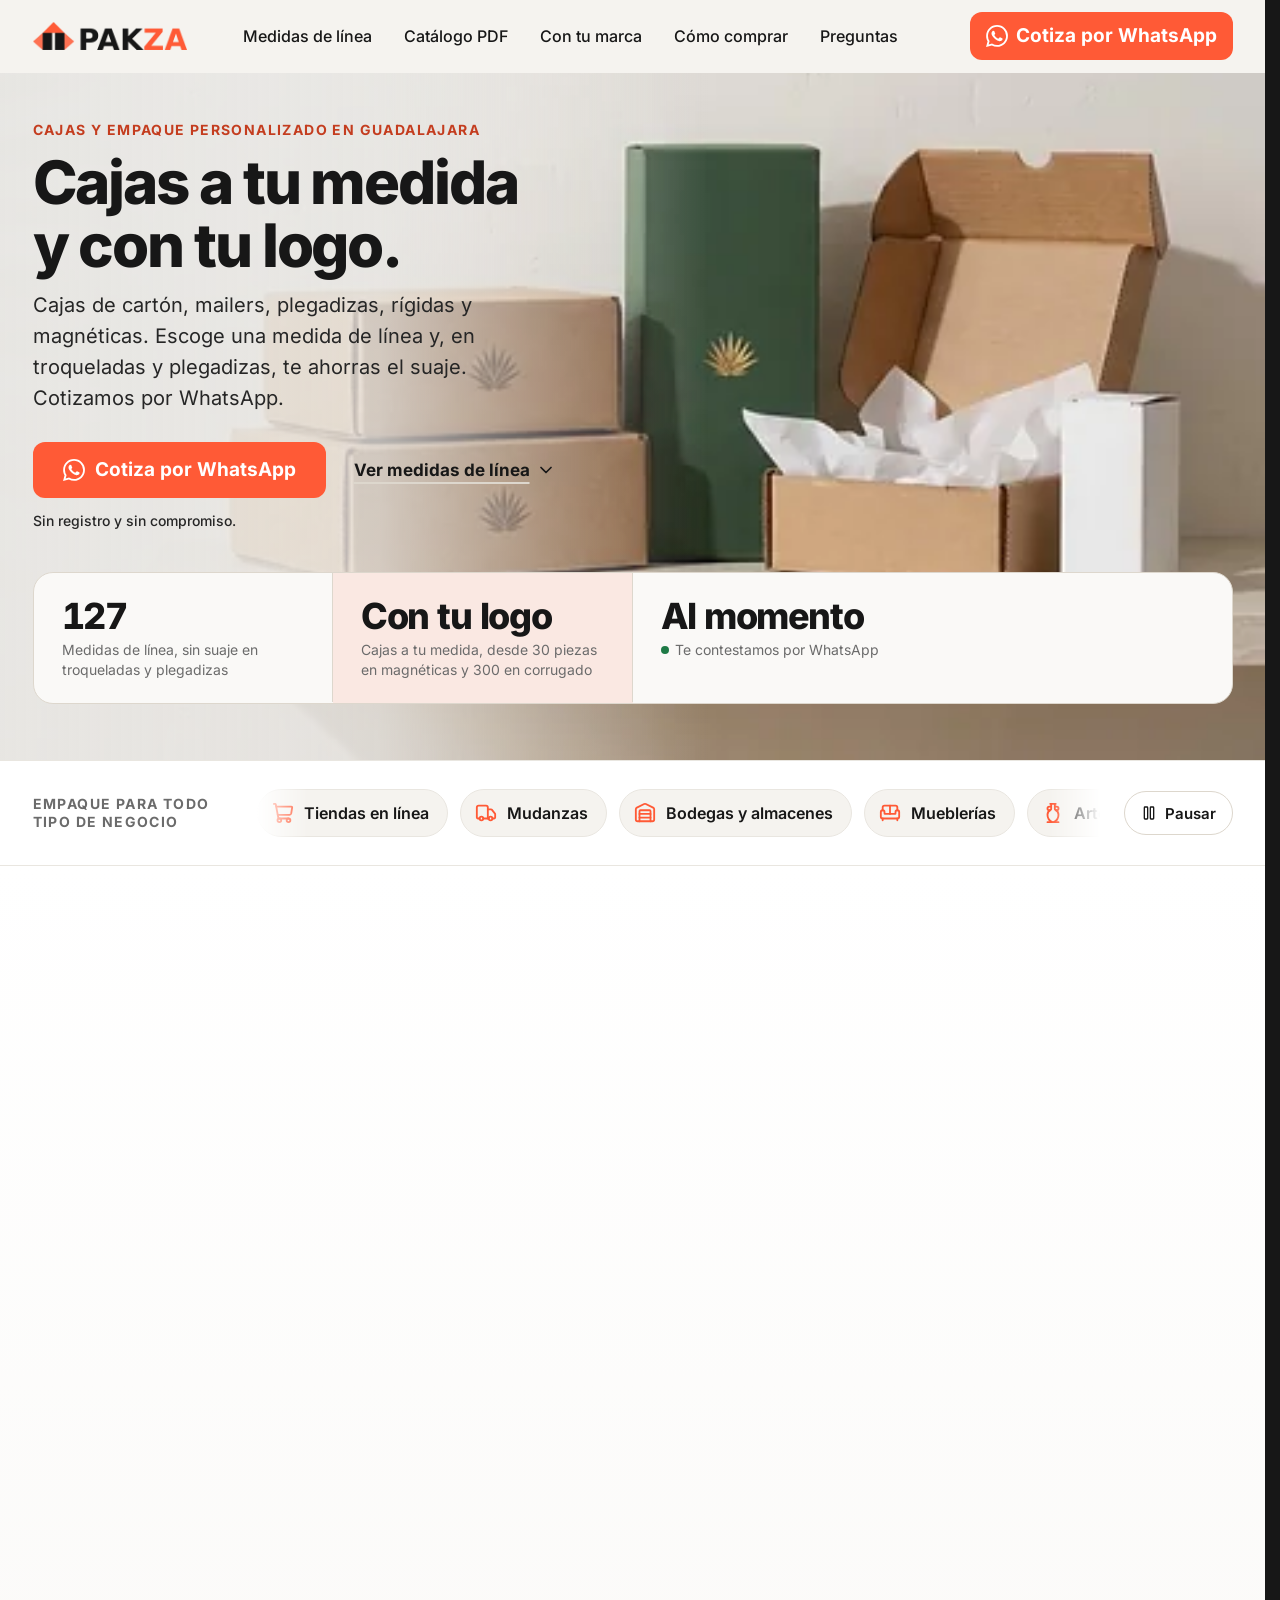
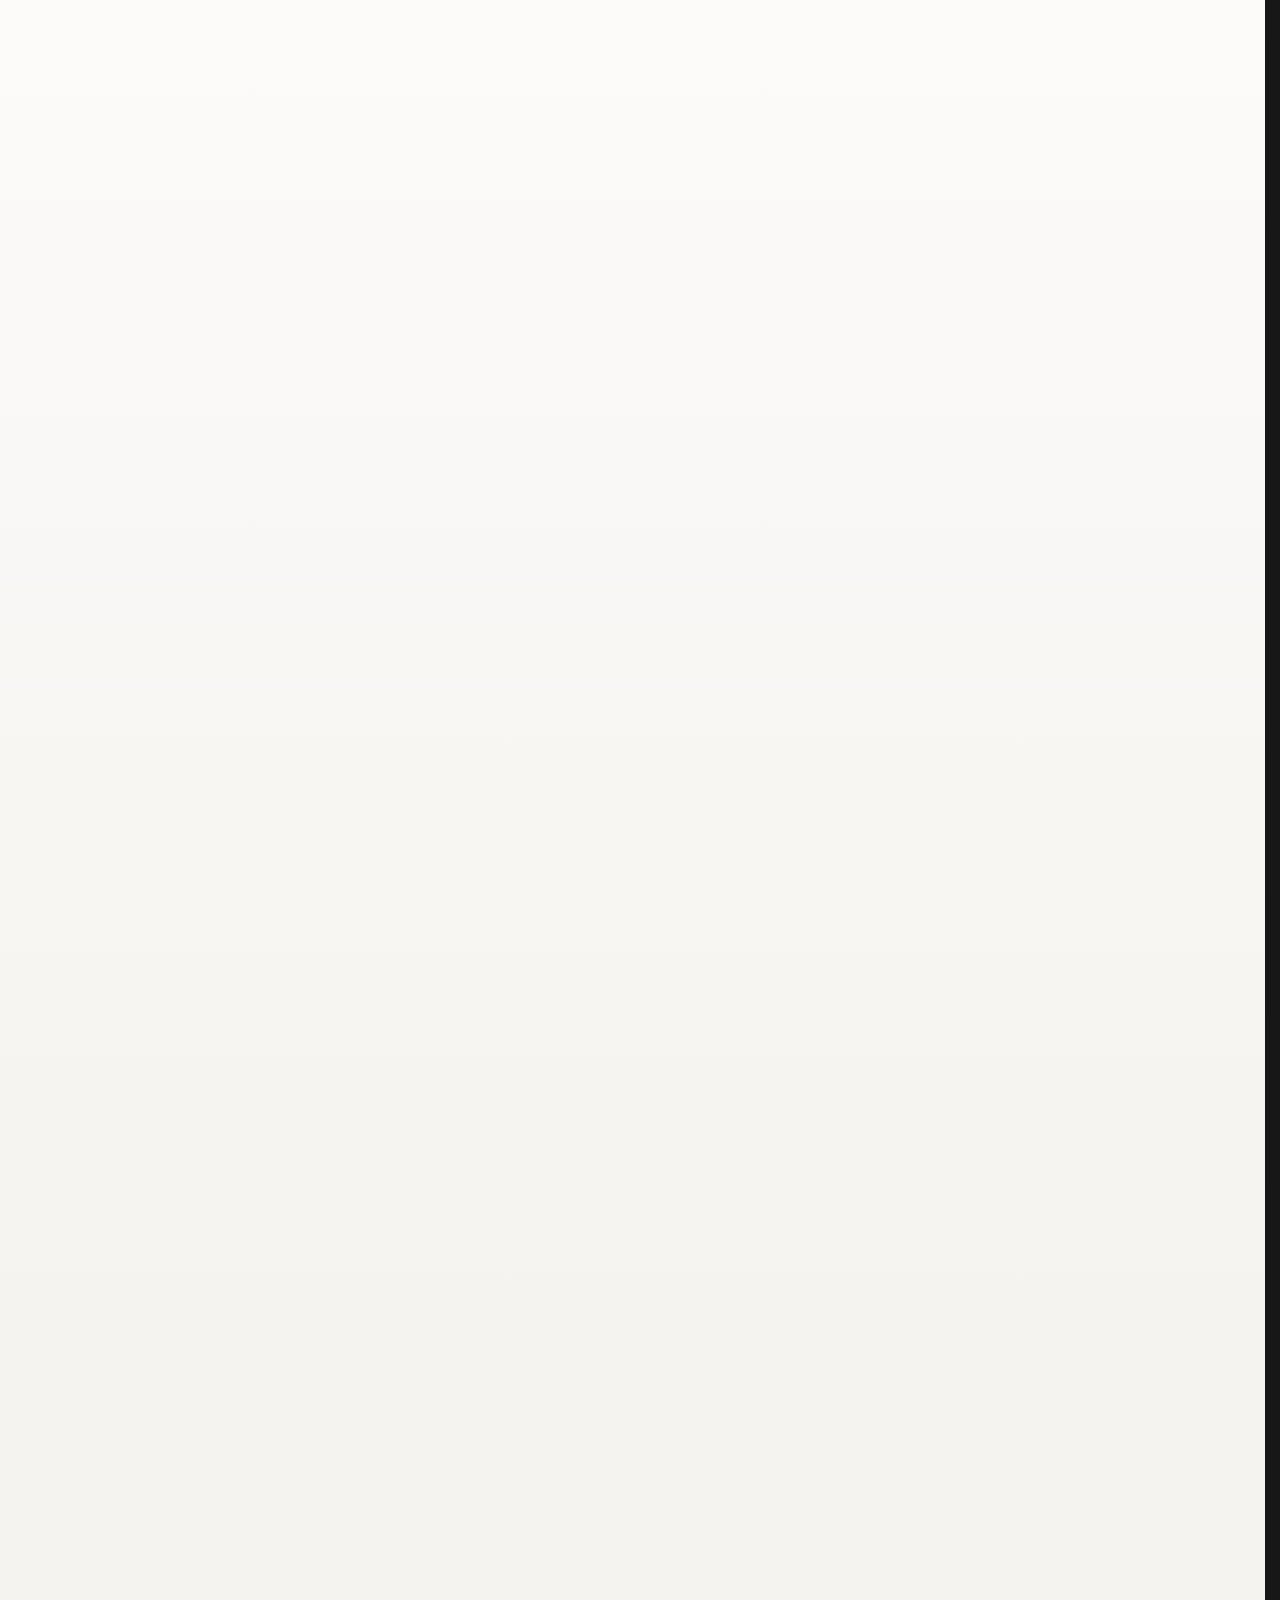
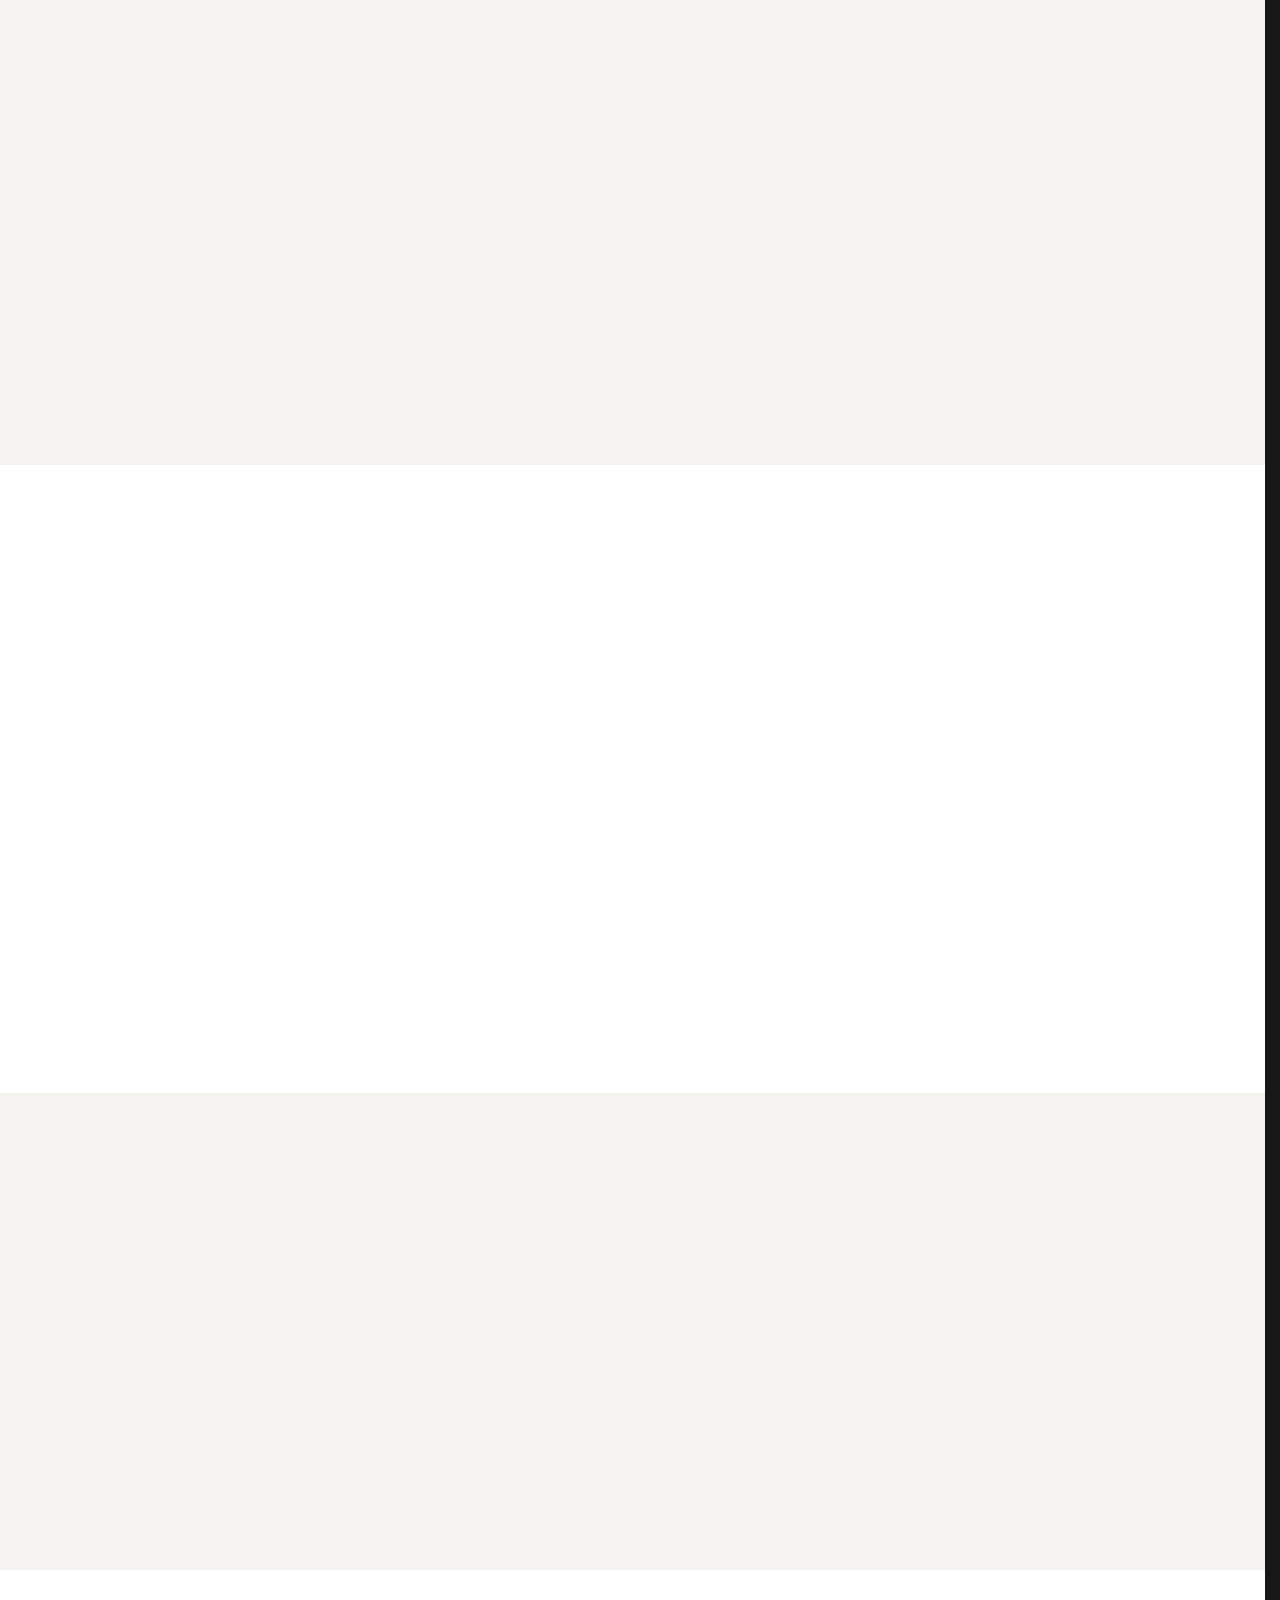
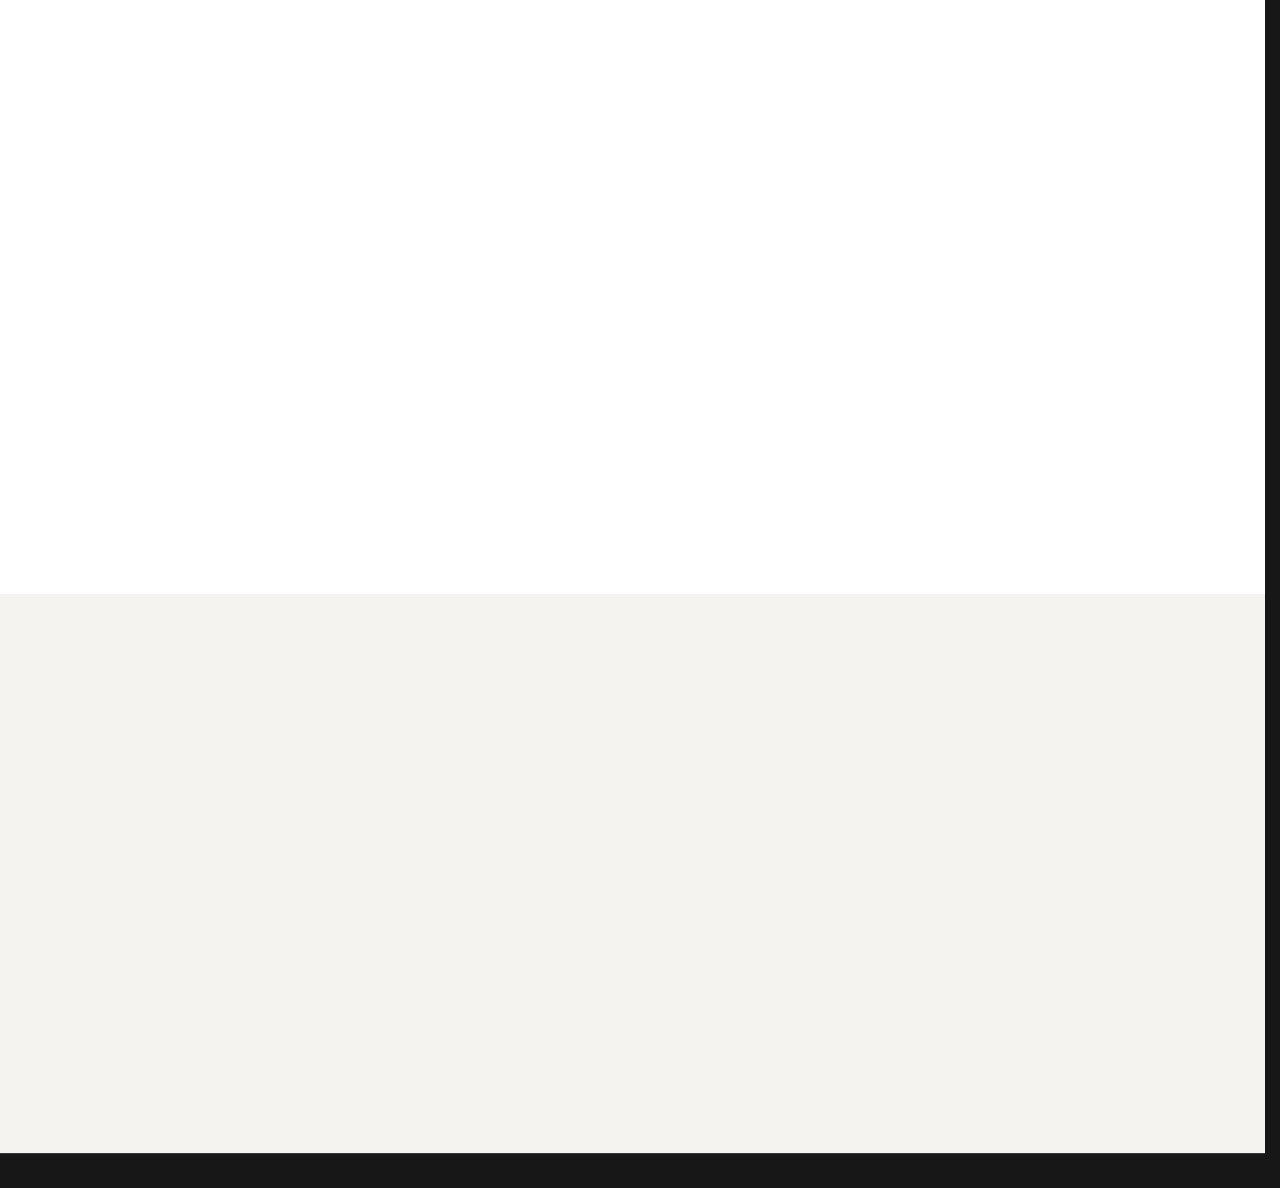
<file: index.html>
<!doctype html>
<html lang="es-MX" class="sin-precios">
<head>
<meta charset="utf-8">
<meta name="viewport" content="width=device-width, initial-scale=1">
<meta name="color-scheme" content="light only">
<title>Cajas y empaque personalizado en Guadalajara · PAKZA</title>
<meta name="description" content="Cajas de cartón, mailers, plegadizas, rígidas y magnéticas a tu medida y con tu logo en Guadalajara. Medidas de línea sin suaje. Cotiza por WhatsApp.">
<link rel="canonical" href="https://pakza.com.mx/">
<meta property="og:type" content="website">
<meta property="og:locale" content="es_MX">
<meta property="og:site_name" content="PAKZA">
<meta property="og:url" content="https://pakza.com.mx/">
<meta property="og:title" content="PAKZA · Cajas y empaque personalizado en Guadalajara">
<meta property="og:description" content="Cajas a tu medida y con tu logo, desde 30 piezas en magnéticas y 300 en corrugado. Cotiza por WhatsApp.">
<meta property="og:image" content="https://pakza.com.mx/og.jpg?v=20261118b">
<meta property="og:image:width" content="1200">
<meta property="og:image:height" content="630">
<meta property="og:image:alt" content="Cajas personalizadas de PAKZA: cajas kraft con logo de agave, mailer abierto y caja verde sobre una repisa de piedra">
<meta name="twitter:card" content="summary_large_image">
<meta name="theme-color" content="#F5F3EF">
<link rel="icon" href="favicon.ico" sizes="32x32">
<link rel="icon" href="favicon.svg" type="image/svg+xml">
<link rel="icon" href="icon-192.png" sizes="192x192" type="image/png">
<link rel="apple-touch-icon" href="apple-touch-icon.png">
<link rel="manifest" href="site.webmanifest">
<link rel="preload" href="fuentes/inter-latin-var.woff2" as="font" type="font/woff2" crossorigin>
<!-- Precarga del héroe: mismos media/srcset que el <picture> -->
<link rel="preload" as="image" href="img/portada-est-1376.webp" media="(min-width:1024px)" fetchpriority="high">
<link rel="preload" as="image" imagesrcset="img/portada-est-1024.webp 1024w, img/portada-est-1376.webp 1376w" imagesizes="100vw" media="(min-width:600px) and (max-width:1023.98px)" fetchpriority="high">
<link rel="preload" as="image" imagesrcset="img/portada-est-cel-480.webp 480w, img/portada-est-cel-720.webp 720w, img/portada-est-cel-1024.webp 1024w" imagesizes="100vw" media="(max-width:599.98px)" fetchpriority="high">
<script>document.documentElement.classList.add('js');setTimeout(function(){if(!window.pzListo)document.documentElement.classList.remove('js')},4000)</script>
<!-- Intro del logo: activación al instante (sin movimiento reducido y una vez por sesión). Si algo falla, la pantalla se quita sola a los 3.7 s -->
<script>(function(){var r=document.documentElement;window.pzT0=Date.now();try{if(location.hash)r.classList.add('pz-cv-off');if(window.matchMedia('(prefers-reduced-motion: reduce)').matches)return;r.classList.add('pz-prep');if(sessionStorage.getItem('pzIntro'))return;sessionStorage.setItem('pzIntro','1');r.classList.add('pz-intro');setTimeout(function(){r.classList.remove('pz-intro')},3700)}catch(e){}})()</script>
<style>
/* CSS crítico de la intro (no depende de estilos.css ni portada.css) */
.pz-ov{display:none}
html.pz-intro{overflow:hidden;scrollbar-gutter:stable;background:#171717}
html.pz-intro .pz-ov{display:grid;place-items:center;position:fixed;inset:0;z-index:2147483000;background:#171717;color:#fff;cursor:pointer;touch-action:none;overscroll-behavior:contain;clip-path:inset(0);animation:pz-ov-a .7s cubic-bezier(.77,0,.18,1) 3.4s forwards}
html.pz-intro .pz-ov.salir{animation-name:pz-ov-b;animation-delay:0s}
@keyframes pz-ov-a{from{clip-path:inset(0)}to{clip-path:inset(0 0 100% 0);visibility:hidden}}
@keyframes pz-ov-b{from{clip-path:inset(0)}to{clip-path:inset(0 0 100% 0);visibility:hidden}}
.pz-ov__in{display:flex;flex-direction:column;align-items:center;gap:22px;padding:0 20px;text-align:center}
.pz-ov__svg{display:block;width:clamp(120px,36vw,176px);height:auto;overflow:visible}
.pz-ov__svg .tg{transform-box:fill-box;transform-origin:50% 100%;animation:pz-ov-reb .6s cubic-bezier(.3,1.5,.5,1) .85s both}
.pz-ov__svg .f1{stroke:#FF5A36;stroke-width:7;stroke-linejoin:round;stroke-dasharray:1;stroke-dashoffset:1;fill-opacity:0;animation:pz-ov-tr .6s cubic-bezier(.65,0,.35,1) var(--d,0s) forwards,pz-ov-ll .4s ease .8s forwards}
.pz-ov__svg .t{fill:#FF5A36}.pz-ov__svg .s{fill:#FE7152}.pz-ov__svg .c{fill:#F5F3EF}.pz-ov__svg .b{fill:#171717}
@keyframes pz-ov-tr{to{stroke-dashoffset:0}}
@keyframes pz-ov-ll{to{fill-opacity:1;stroke-opacity:0}}
@keyframes pz-ov-reb{from{transform:translateY(-26px) rotate(-4deg)}to{transform:none}}
.pz-ov__w{display:flex;margin:0 -.3em 0 0;font:800 clamp(30px,8.5vw,46px)/1 Inter,"Helvetica Neue",Arial,sans-serif;letter-spacing:.3em;text-transform:uppercase;color:#fff}
.pz-ov__w span{display:inline-block;opacity:0;transform:translateY(.7em);animation:pz-ov-let .45s cubic-bezier(.2,.8,.2,1) calc(1s + var(--k,0)*60ms) forwards}
@keyframes pz-ov-let{to{opacity:1;transform:none}}
.pz-ov__l{width:120px;height:2px;background:#FF5A36;transform:scaleX(0);animation:pz-ov-lin .6s cubic-bezier(.2,.8,.2,1) 1.4s forwards}
@keyframes pz-ov-lin{to{transform:scaleX(1)}}
.pz-ov__s{margin:0;max-width:100%;font:600 clamp(11px,3.1vw,14px)/1.5 Inter,"Helvetica Neue",Arial,sans-serif;letter-spacing:.14em;text-wrap:balance;text-transform:uppercase;color:rgba(255,255,255,.75);opacity:0;transform:translateY(8px);animation:pz-ov-let .6s cubic-bezier(.2,.8,.2,1) 1.5s forwards}
@media (prefers-reduced-motion:reduce){.pz-ov{display:none!important}}
</style>
<link rel="stylesheet" href="assets/estilos.css">
<link rel="stylesheet" href="assets/portada.css">
<script src="assets/app.js" defer></script>
<script src="assets/portada.js" defer></script>
<script type="application/ld+json" id="ld-tienda">{"@context":"https://schema.org","@type":"Store","@id":"https://pakza.com.mx/#tienda","name":"PAKZA","description":"Cajas y empaque personalizado a la medida en la zona metropolitana de Guadalajara: cajas de corrugado, mailers, plegadizas, rígidas y magnéticas. Medidas de línea sin suaje. Cotiza por WhatsApp.","url":"https://pakza.com.mx/","logo":"https://pakza.com.mx/img/logo-horizontal.png","image":"https://pakza.com.mx/og.jpg","telephone":"+52 33 1367 3566","email":"diego.hernandez@pakza.com.mx","areaServed":[{"@type":"City","name":"Guadalajara"},{"@type":"City","name":"Zapopan"},{"@type":"City","name":"San Pedro Tlaquepaque"},{"@type":"City","name":"Tonalá"},{"@type":"City","name":"Tlajomulco de Zúñiga"},{"@type":"City","name":"El Salto"}],"sameAs":["https://www.facebook.com/61595701927331","https://g.page/r/Cc7hVO0PxOCWEBM"]}</script>
<!-- Google tag (gtag.js) · Google Ads AW-18561039715 (06/11/2026) -->
<script async src="https://www.googletagmanager.com/gtag/js?id=AW-18561039715"></script>
<script>window.dataLayer=window.dataLayer||[];function gtag(){dataLayer.push(arguments);}gtag('js',new Date());gtag('config','AW-18561039715');</script>
</head>
<body data-pagina="inicio" class="pz">
<!-- Intro: la caja se traza sola, entra la palabra y sale hacia arriba (se salta con toque, clic o Escape) -->
<div class="pz-ov" aria-hidden="true"><div class="pz-ov__in">
<svg class="pz-ov__svg" viewBox="-30 -115.5 590 590" width="176" height="176" focusable="false">
<polygon class="f1 s" points="0,250 124,140 124,359" pathLength="1" style="--d:.1s"/>
<polygon class="f1 s" points="530,250 406,140 406,359" pathLength="1" style="--d:.1s"/>
<rect class="f1 c" x="124" y="140" width="282" height="219" pathLength="1" style="--d:.2s"/>
<rect class="f1 b" x="246" y="140" width="38" height="219" pathLength="1" style="--d:.3s"/>
<g class="tg"><polygon class="f1 t" points="265,0 124,140 406,140" pathLength="1" style="--d:0s"/></g>
</svg>
<p class="pz-ov__w"><span style="--k:0">P</span><span style="--k:1">A</span><span style="--k:2">K</span><span style="--k:3">Z</span><span style="--k:4">A</span></p>
<div class="pz-ov__l"></div>
<p class="pz-ov__s">Cajas personalizadas · Guadalajara</p>
</div></div>
<a class="saltar" href="#contenido">Saltar al contenido</a>
<div class="pz-centinela" data-centinela aria-hidden="true"></div>
<svg class="sprite" xmlns="http://www.w3.org/2000/svg" aria-hidden="true">
<symbol id="i-wa" viewBox="0 0 24 24"><path d="M17.472 14.382c-.297-.149-1.758-.867-2.03-.967-.273-.099-.471-.148-.67.15-.197.297-.767.966-.94 1.164-.173.199-.347.223-.644.075-.297-.15-1.255-.463-2.39-1.475-.883-.788-1.48-1.761-1.653-2.059-.173-.297-.018-.458.13-.606.134-.133.298-.347.446-.52.149-.174.198-.298.298-.497.099-.198.05-.371-.025-.52-.075-.149-.669-1.612-.916-2.207-.242-.579-.487-.5-.669-.51-.173-.008-.371-.01-.57-.01-.198 0-.52.074-.792.372-.272.297-1.04 1.016-1.04 2.479 0 1.462 1.065 2.875 1.213 3.074.149.198 2.096 3.2 5.077 4.487.709.306 1.262.489 1.694.625.712.227 1.36.195 1.871.118.571-.085 1.758-.719 2.006-1.413.248-.694.248-1.289.173-1.413-.074-.124-.272-.198-.57-.347m-5.421 7.403h-.004a9.87 9.87 0 0 1-5.031-1.378l-.361-.214-3.741.982.998-3.648-.235-.374a9.86 9.86 0 0 1-1.51-5.26c.001-5.45 4.436-9.884 9.888-9.884 2.64 0 5.122 1.03 6.988 2.898a9.825 9.825 0 0 1 2.893 6.994c-.003 5.45-4.437 9.884-9.885 9.884m8.413-18.297A11.815 11.815 0 0 0 12.05 0C5.495 0 .16 5.335.157 11.892c0 2.096.547 4.142 1.588 5.945L.057 24l6.305-1.654a11.882 11.882 0 0 0 5.683 1.448h.005c6.554 0 11.89-5.335 11.893-11.893a11.821 11.821 0 0 0-3.48-8.413Z"/></symbol>
<symbol id="i-fb" viewBox="0 0 24 24"><path d="M9.101 23.691v-7.98H6.627v-3.667h2.474v-1.58c0-4.085 1.848-5.978 5.858-5.978.401 0 .955.042 1.468.103a8.68 8.68 0 0 1 1.141.195v3.325a8.623 8.623 0 0 0-.653-.036 26.805 26.805 0 0 0-.733-.009c-.707 0-1.259.096-1.675.309a1.686 1.686 0 0 0-.679.622c-.258.42-.374.995-.374 1.752v1.297h3.919l-.386 2.103-.287 1.564h-3.246v8.245C19.396 23.238 24 18.179 24 12.044c0-6.627-5.373-12-12-12s-12 5.373-12 12c0 5.628 3.874 10.35 9.101 11.647Z"/></symbol>
<symbol id="i-recibo" viewBox="0 0 24 24"><path d="M4 2v20l2-1 2 1 2-1 2 1 2-1 2 1 2-1 2 1V2l-2 1-2-1-2 1-2-1-2 1-2-1-2 1Z"/><path d="M14 8H8"/><path d="M16 12H8"/><path d="M13 16H8"/></symbol>
<symbol id="i-camion" viewBox="0 0 24 24"><path d="M14 18V6a2 2 0 0 0-2-2H4a2 2 0 0 0-2 2v11a1 1 0 0 0 1 1h2"/><path d="M15 18H9"/><path d="M19 18h2a1 1 0 0 0 1-1v-3.65a1 1 0 0 0-.22-.624l-3.48-4.35A1 1 0 0 0 17.52 8H14"/><circle cx="17" cy="18" r="2"/><circle cx="7" cy="18" r="2"/></symbol>
<symbol id="i-factura" viewBox="0 0 24 24"><path d="M15 2H6a2 2 0 0 0-2 2v16a2 2 0 0 0 2 2h12a2 2 0 0 0 2-2V7Z"/><path d="M14 2v4a2 2 0 0 0 2 2h4"/><path d="M10 9H8"/><path d="M16 13H8"/><path d="M16 17H8"/></symbol>
<symbol id="i-mensaje" viewBox="0 0 24 24"><path d="M7.9 20A9 9 0 1 0 4 16.1L2 22Z"/></symbol>
<symbol id="i-buscar" viewBox="0 0 24 24"><circle cx="11" cy="11" r="8"/><path d="m21 21-4.3-4.3"/></symbol>
<symbol id="i-x" viewBox="0 0 24 24"><path d="M18 6 6 18"/><path d="m6 6 12 12"/></symbol>
<symbol id="i-menos" viewBox="0 0 24 24"><path d="M5 12h14"/></symbol>
<symbol id="i-mas" viewBox="0 0 24 24"><path d="M5 12h14"/><path d="M12 5v14"/></symbol>
<symbol id="i-check" viewBox="0 0 24 24"><path d="M20 6 9 17l-5-5"/></symbol>
<symbol id="i-abajo" viewBox="0 0 24 24"><path d="m6 9 6 6 6-6"/></symbol>
<symbol id="i-tel" viewBox="0 0 24 24"><path d="M22 16.92v3a2 2 0 0 1-2.18 2 19.79 19.79 0 0 1-8.63-3.07 19.5 19.5 0 0 1-6-6 19.79 19.79 0 0 1-3.07-8.67A2 2 0 0 1 4.11 2h3a2 2 0 0 1 2 1.72 12.84 12.84 0 0 0 .7 2.81 2 2 0 0 1-.45 2.11L8.09 9.91a16 16 0 0 0 6 6l1.27-1.27a2 2 0 0 1 2.11-.45 12.84 12.84 0 0 0 2.81.7A2 2 0 0 1 22 16.92z"/></symbol>
<symbol id="i-correo" viewBox="0 0 24 24"><rect width="20" height="16" x="2" y="4" rx="2"/><path d="m22 7-8.97 5.7a1.94 1.94 0 0 1-2.06 0L2 7"/></symbol>
<symbol id="i-pin" viewBox="0 0 24 24"><path d="M20 10c0 6-8 12-8 12s-8-6-8-12a8 8 0 0 1 16 0Z"/><circle cx="12" cy="10" r="3"/></symbol>
<symbol id="i-estrella" viewBox="0 0 24 24"><path d="m12 2 3.09 6.26L22 9.27l-5 4.87 1.18 6.88L12 17.77l-6.18 3.25L7 14.14 2 9.27l6.91-1.01Z"/></symbol>
<symbol id="i-bolsa" viewBox="0 0 24 24"><path d="M6 2 3 6v14a2 2 0 0 0 2 2h14a2 2 0 0 0 2-2V6l-3-4Z"/><path d="M3 6h18"/><path d="M16 10a4 4 0 0 1-8 0"/></symbol>
<symbol id="i-info" viewBox="0 0 24 24"><circle cx="12" cy="12" r="10"/><path d="M12 16v-4"/><path d="M12 8h.01"/></symbol>
<symbol id="i-menu" viewBox="0 0 24 24"><path d="M4 6h16"/><path d="M4 12h16"/><path d="M4 18h16"/></symbol>
<symbol id="i-flecha" viewBox="0 0 24 24"><path d="M5 12h14"/><path d="m12 5 7 7-7 7"/></symbol>
<symbol id="i-descargar" viewBox="0 0 24 24"><path d="M21 15v4a2 2 0 0 1-2 2H5a2 2 0 0 1-2-2v-4"/><path d="m7 10 5 5 5-5"/><path d="M12 15V3"/></symbol>
<symbol id="i-externo" viewBox="0 0 24 24"><path d="M7 7h10v10"/><path d="M7 17 17 7"/></symbol>
<symbol id="i-pausa" viewBox="0 0 24 24"><rect x="14" y="3" width="5" height="18" rx="1"/><rect x="5" y="3" width="5" height="18" rx="1"/></symbol>
<symbol id="i-play" viewBox="0 0 24 24"><path d="M5 5a2 2 0 0 1 3.008-1.728l11.997 6.998a2 2 0 0 1 .003 3.458l-12 7A2 2 0 0 1 5 19z"/></symbol>
<symbol id="i-tienda" viewBox="0 0 24 24"><path d="m2.05 2.05 1.099-.028a1 1 0 0 1 1.008.815l2.69 14.347A1 1 0 0 0 7.83 18H18"/><path d="M4.563 5h16.435a1 1 0 0 1 .981 1.204l-1.026 6.226A2 2 0 0 1 18.962 14H6.25"/><circle cx="18" cy="20" r="2"/><circle cx="8" cy="20" r="2"/></symbol>
<symbol id="i-bodega" viewBox="0 0 24 24"><path d="M18 21V10a1 1 0 0 0-1-1H7a1 1 0 0 0-1 1v11"/><path d="M22 19a2 2 0 0 1-2 2H4a2 2 0 0 1-2-2V8a2 2 0 0 1 1.132-1.803l7.950-3.974a2 2 0 0 1 1.837 0l7.948 3.974A2 2 0 0 1 22 8z"/><path d="M6 13h12"/><path d="M6 17h12"/></symbol>
<symbol id="i-sillon" viewBox="0 0 24 24"><path d="M20 9V6a2 2 0 0 0-2-2H6a2 2 0 0 0-2 2v3"/><path d="M2 16a2 2 0 0 0 2 2h16a2 2 0 0 0 2-2v-5a2 2 0 0 0-4 0v1.5a.5.5 0 0 1-.5.5h-11a.5.5 0 0 1-.5-.5V11a2 2 0 0 0-4 0z"/><path d="M4 18v2"/><path d="M20 18v2"/><path d="M12 4v9"/></symbol>
<symbol id="i-jarron" viewBox="0 0 24 24"><path d="M10 2v5.632c0 .424-.272.795-.653.982A6 6 0 0 0 6 14c.006 4 3 7 5 8"/><path d="M10 5H8a2 2 0 0 0 0 4h.68"/><path d="M14 2v5.632c0 .424.272.795.652.982A6 6 0 0 1 18 14c0 4-3 7-5 8"/><path d="M14 5h2a2 2 0 0 1 0 4h-.68"/><path d="M18 22H6"/><path d="M9 2h6"/></symbol>
<symbol id="i-cubiertos" viewBox="0 0 24 24"><path d="M3 2v7c0 1.1.9 2 2 2h4a2 2 0 0 0 2-2V2"/><path d="M7 2v20"/><path d="M21 15V2a5 5 0 0 0-5 5v6c0 1.1.9 2 2 2h3Zm0 0v7"/></symbol>
<symbol id="i-playera" viewBox="0 0 24 24"><path d="M20.38 3.46 16 2a4 4 0 0 1-8 0L3.62 3.46a2 2 0 0 0-1.34 2.23l.58 3.47a1 1 0 0 0 .99.84H6v10c0 1.1.9 2 2 2h8a2 2 0 0 0 2-2V10h2.150a1 1 0 0 0 .99-.84l.58-3.47a2 2 0 0 0-1.34-2.23z"/></symbol>
<symbol id="i-paquete" viewBox="0 0 24 24"><path d="M11 21.73a2 2 0 0 0 2 0l7-4A2 2 0 0 0 21 16V8a2 2 0 0 0-1-1.73l-7-4a2 2 0 0 0-2 0l-7 4A2 2 0 0 0 3 8v8a2 2 0 0 0 1 1.73z"/><path d="M12 22V12"/><polyline points="3.29 7 12 12 20.71 7"/><path d="m7.5 4.27 9 5.15"/></symbol>
<symbol id="i-tarima" viewBox="0 0 24 24"><rect x="6" y="4" width="12" height="10" rx="1"/><path d="M3 14h18"/><path d="M3 20h18"/><path d="M5 14v6"/><path d="M12 14v6"/><path d="M19 14v6"/></symbol>
<symbol id="i-copa" viewBox="0 0 24 24"><path d="M8 22h8"/><path d="M7 10h10"/><path d="M12 15v7"/><path d="M12 15a5 5 0 0 0 5-5c0-2-.5-4-2-8H9c-1.5 4-2 6-2 8a5 5 0 0 0 5 5Z"/></symbol>
<symbol id="i-caja" viewBox="0 0 24 24"><path d="M11 21.730a2 2 0 0 0 2 0l7-4A2 2 0 0 0 21 16V8a2 2 0 0 0-1-1.73l-7-4a2 2 0 0 0-2 0l-7 4A2 2 0 0 0 3 8v8a2 2 0 0 0 1 1.73z"/><path d="M12 22V12"/><path d="m3.3 7 7.703 4.734a2 2 0 0 0 1.994 0L20.7 7"/><path d="m7.5 4.27 9 5.15"/></symbol>
<symbol id="i-camara" viewBox="0 0 24 24"><path d="M14.5 4h-5L7 7H4a2 2 0 0 0-2 2v9a2 2 0 0 0 2 2h16a2 2 0 0 0 2-2V9a2 2 0 0 0-2-2h-3l-2.5-3z"/><circle cx="12" cy="13" r="3"/></symbol>
<symbol id="i-brillos" viewBox="0 0 24 24"><path d="M9.937 15.5A2 2 0 0 0 8.5 14.063l-6.135-1.582a.5.5 0 0 1 0-.962L8.5 9.936A2 2 0 0 0 9.937 8.5l1.582-6.135a.5.5 0 0 1 .963 0L14.063 8.5A2 2 0 0 0 15.5 9.937l6.135 1.581a.5.5 0 0 1 0 .964L15.5 14.063a2 2 0 0 0-1.437 1.437l-1.582 6.135a.5.5 0 0 1-.963 0z"/><path d="M20 3v4"/><path d="M22 5h-4"/><path d="M4 17v2"/><path d="M5 18H3"/></symbol>
</svg>

<header class="encabezado">
  <div class="contenedor encabezado__in">
    <a class="ficha-logo" href="index.html" aria-label="PAKZA, ir al inicio"><img src="img/logo-horizontal.webp" width="664" height="120" alt="PAKZA"></a>
    <nav class="menu" aria-label="Principal">
      <a href="catalogo.html">Medidas de línea</a>
      <a href="docs/Catalogo_Personalizados_Pakza.pdf" target="_blank" rel="noopener">Catálogo PDF</a>
      <a href="#a-la-medida">Con tu marca</a>
      <a href="#como-comprar">Cómo comprar</a>
      <a href="#preguntas">Preguntas</a>
    </nav>
    <div class="acciones">
      <a class="btn btn--primario btn--enc" href="https://wa.me/523313673566?text=Hola%20PAKZA%2C%20vi%20su%20p%C3%A1gina%20y%20quiero%20cotizar%20%5BWEB%5D" target="_blank" rel="noopener" aria-label="Cotiza por WhatsApp"><svg class="ico ico--marca" aria-hidden="true"><use href="#i-wa"/></svg><span class="txt"><span class="solo-1280">Cotiza por </span>WhatsApp</span></a>
      <button class="boton-icono menu-btn" type="button" aria-label="Abrir menú" aria-expanded="false" aria-controls="menu-movil"><svg class="ico" aria-hidden="true"><use href="#i-menu"/></svg></button>
    </div>
  </div>
</header>
<div class="menu-movil" id="menu-movil" role="dialog" aria-modal="true" aria-label="Menú" inert>
  <div class="contenedor menu-movil__top">
    <a class="ficha-logo" href="index.html" aria-label="PAKZA, ir al inicio"><img src="img/logo-horizontal.webp" width="664" height="120" alt="PAKZA"></a>
    <button class="boton-icono" type="button" data-cerrar aria-label="Cerrar menú"><svg class="ico" aria-hidden="true"><use href="#i-x"/></svg></button>
  </div>
  <nav class="contenedor menu-movil__nav" aria-label="Menú">
    <a href="catalogo.html">Medidas de línea</a>
      <a href="docs/Catalogo_Personalizados_Pakza.pdf" target="_blank" rel="noopener">Catálogo PDF</a>
    <a href="#a-la-medida">Con tu marca</a>
    <a href="#como-comprar">Cómo comprar</a>
    <a href="#preguntas">Preguntas</a>
  </nav>
  <div class="contenedor menu-movil__pie">
    <a class="btn btn--primario btn--ancho" href="https://wa.me/523313673566?text=Hola%20PAKZA%2C%20vi%20su%20p%C3%A1gina%20y%20quiero%20cotizar%20%5BWEB%5D" target="_blank" rel="noopener"><svg class="ico ico--marca" aria-hidden="true"><use href="#i-wa"/></svg>Cotiza por WhatsApp</a>
    <a class="liga chico" href="privacidad.html">Aviso de privacidad</a>
  </div>
</div>

<main id="contenido">
  <!-- 1. HÉROE CON CIFRAS -->
  <section class="pz-heroe" id="inicio" aria-labelledby="heroe-titulo">
    <div class="contenedor pz-heroe__in">
      <div class="pz-heroe__texto">
        <p class="pz-ceja">Cajas y empaque personalizado en Guadalajara</p>
        <h1 class="pz-h1" id="heroe-titulo">Cajas a tu medida y con tu <span class="pz-cinta">logo</span>.</h1>
        <p class="pz-heroe__bajada">Cajas de cartón, mailers, plegadizas, rígidas y magnéticas. Escoge una medida de línea y, en troqueladas y plegadizas, te ahorras el suaje. Cotizamos por WhatsApp.</p>
        <div class="pz-heroe__acciones">
          <a class="btn btn--primario" id="heroe-wa" data-oculta-flota href="https://wa.me/523313673566?text=Hola%20PAKZA%2C%20vi%20su%20p%C3%A1gina%20y%20quiero%20cotizar%20%5BWEB%5D" target="_blank" rel="noopener"><svg class="ico ico--marca" aria-hidden="true"><use href="#i-wa"/></svg>Cotiza por WhatsApp</a>
          <a class="pz-ver" href="catalogo.html">Ver medidas de línea<svg class="ico" aria-hidden="true"><use href="#i-abajo"/></svg></a>
        </div>
        <p class="pz-heroe__nota">Sin registro y sin compromiso.</p>
      </div>
      <div class="pz-heroe__visual">
        <picture class="pz-heroe__foto">
          <source media="(min-width:1024px)" srcset="img/portada-est-1376.webp" width="1376" height="768">
          <source media="(min-width:600px)" srcset="img/portada-est-1024.webp 1024w, img/portada-est-1376.webp 1376w" sizes="100vw" width="1024" height="572">
          <img src="img/portada-est-cel-720.webp" srcset="img/portada-est-cel-480.webp 480w, img/portada-est-cel-720.webp 720w, img/portada-est-cel-1024.webp 1024w" sizes="100vw" width="720" height="540" alt="Cajas de cartón kraft con logo de agave, mailer abierto con papel de china y caja verde sobre una repisa de piedra clara" fetchpriority="high" decoding="async">
        </picture>
      </div>
      <ul class="pz-cifras" id="cifras" aria-label="Datos para pedir">
        <li class="pz-cifra"><span class="pz-cifra__txt">Medidas de línea, sin suaje en troqueladas y plegadizas</span><b class="pz-cifra__num" data-contar>127</b></li>
        <li class="pz-cifra pz-cifra--marca"><span class="pz-cifra__txt">Cajas a tu medida, desde 30 piezas en magnéticas y 300 en corrugado</span><b class="pz-cifra__num">Con tu <span class="pz-cinta">logo</span></b></li>
        <li class="pz-cifra"><span class="pz-cifra__txt"><span class="pz-vivo" aria-hidden="true"></span>Te contestamos por WhatsApp</span><b class="pz-cifra__num">Al momento</b></li>
      </ul>
    </div>
  </section>

  <!-- 2. GIROS (o clientes reales de datos/confianza.json) -->
  <section class="pz-confianza" id="confianza" aria-label="Para quién es PAKZA">
    <div class="contenedor">
      <div class="pz-clientes" data-clientes hidden>
        <p class="pz-ceja" data-tit-clientes></p>
        <h2 class="pz-h2" data-tit-clientes></h2>
        <div class="pz-clientes__fila">
          <div class="pz-franja" id="franja-clientes"><div class="pz-franja__pista"><ul class="pz-franja__riel" role="list" data-clientes-fila></ul></div></div>
          <button type="button" class="pz-pausa" data-pausa aria-controls="franja-clientes" hidden><svg class="ico" aria-hidden="true"><use href="#i-pausa"/></svg><span class="pz-pausa__txt">Pausar</span><span class="pz-sr"> animación</span></button>
        </div>
      </div>
      <div class="pz-giros">
        <h2 class="pz-giros__titulo">Empaque para todo tipo de negocio</h2>
        <div class="pz-franja" id="franja-giros">
          <div class="pz-franja__pista">
            <ul class="pz-franja__riel" role="list">
              <li class="pz-chip"><svg class="ico" aria-hidden="true"><use href="#i-tienda"/></svg>Tiendas en línea</li>
              <li class="pz-chip"><svg class="ico" aria-hidden="true"><use href="#i-camion"/></svg>Mudanzas</li>
              <li class="pz-chip"><svg class="ico" aria-hidden="true"><use href="#i-bodega"/></svg>Bodegas y almacenes</li>
              <li class="pz-chip"><svg class="ico" aria-hidden="true"><use href="#i-sillon"/></svg>Mueblerías</li>
              <li class="pz-chip"><svg class="ico" aria-hidden="true"><use href="#i-jarron"/></svg>Artesanías de Tonalá y Tlaquepaque</li>
              <li class="pz-chip"><svg class="ico" aria-hidden="true"><use href="#i-cubiertos"/></svg>Alimentos</li>
              <li class="pz-chip"><svg class="ico" aria-hidden="true"><use href="#i-playera"/></svg>Ropa y calzado</li>
              <li class="pz-chip"><svg class="ico" aria-hidden="true"><use href="#i-paquete"/></svg>Paqueterías</li>
              <li class="pz-chip"><svg class="ico" aria-hidden="true"><use href="#i-brillos"/></svg>Cosméticos</li>
              <li class="pz-chip"><svg class="ico" aria-hidden="true"><use href="#i-copa"/></svg>Tequila y vino</li>
            </ul>
            <ul class="pz-franja__riel pz-franja__copia" aria-hidden="true">
              <li class="pz-chip"><svg class="ico"><use href="#i-tienda"/></svg>Tiendas en línea</li>
              <li class="pz-chip"><svg class="ico"><use href="#i-camion"/></svg>Mudanzas</li>
              <li class="pz-chip"><svg class="ico"><use href="#i-bodega"/></svg>Bodegas y almacenes</li>
              <li class="pz-chip"><svg class="ico"><use href="#i-sillon"/></svg>Mueblerías</li>
              <li class="pz-chip"><svg class="ico"><use href="#i-jarron"/></svg>Artesanías de Tonalá y Tlaquepaque</li>
              <li class="pz-chip"><svg class="ico"><use href="#i-cubiertos"/></svg>Alimentos</li>
              <li class="pz-chip"><svg class="ico"><use href="#i-playera"/></svg>Ropa y calzado</li>
              <li class="pz-chip"><svg class="ico"><use href="#i-paquete"/></svg>Paqueterías</li>
              <li class="pz-chip"><svg class="ico"><use href="#i-brillos"/></svg>Cosméticos</li>
              <li class="pz-chip"><svg class="ico"><use href="#i-copa"/></svg>Tequila y vino</li>
            </ul>
          </div>
        </div>
        <button type="button" class="pz-pausa" data-pausa aria-controls="franja-giros"><svg class="ico" aria-hidden="true"><use href="#i-pausa"/></svg><span class="pz-pausa__txt">Pausar</span><span class="pz-sr"> animación</span></button>
      </div>
    </div>
  </section>

  <!-- 3. MEDIDAS DE LÍNEA (18/11/2026: PAKZA solo vende empaque personalizado; escoger una medida de línea ahorra el suaje en troqueladas y plegadizas) -->
  <section class="pz-seccion pz-productos" id="productos" aria-labelledby="productos-titulo">
    <div class="contenedor">
      <div class="pz-enc pz-aparece">
        <p class="pz-ceja">Medidas de línea</p>
        <h2 class="pz-h2" id="productos-titulo">Escoge una medida y ahórrate el suaje</h2>
        <p class="pz-bajada">Tenemos 127 medidas listas de cajas regulares, troqueladas y plegadizas. En troqueladas y plegadizas, si escoges una de línea, no pagas el suaje.</p>
      </div>
      <div class="pz-fams">
        <a class="pz-fam pz-aparece" style="--i:0" href="catalogo.html#cs"><span class="pz-fam__foto"><img src="img/tarj-regulares-480.webp" srcset="img/tarj-regulares-480.webp 480w, img/tarj-regulares-768.webp 768w" sizes="(min-width:1024px) 386px, (min-width:768px) 33vw, 50vw" width="480" height="300" alt="Tres cajas regulares de corrugado kraft: una cerrada con cinta y una abierta con solapas" loading="lazy" decoding="async"></span><span class="pz-fam__txt"><span class="pz-fam__nombre">Cajas regulares</span><span class="pz-fam__linea">Corrugado sencillo o doble, para enviar, empacar y almacenar.</span><span class="pz-fam__ver">Ver medidas</span></span><svg class="ico pz-fam__flecha" aria-hidden="true"><use href="#i-flecha"/></svg></a>
        <a class="pz-fam pz-aparece" style="--i:1" href="catalogo.html#tc"><span class="pz-fam__foto"><img src="img/tarj-troqueladas-480.webp" srcset="img/tarj-troqueladas-480.webp 480w, img/tarj-troqueladas-768.webp 768w" sizes="(min-width:1024px) 386px, (min-width:768px) 33vw, 50vw" width="480" height="300" alt="Caja mailer kraft abierta con una playera gris y papel de china, junto a otra cerrada" loading="lazy" decoding="async"></span><span class="pz-fam__txt"><span class="pz-fam__nombre">Troqueladas y mailers</span><span class="pz-fam__linea">Armado automático, charolas y cajas de envío. Te ahorras el suaje.</span><span class="pz-fam__ver">Ver medidas</span></span><svg class="ico pz-fam__flecha" aria-hidden="true"><use href="#i-flecha"/></svg></a>
        <a class="pz-fam pz-aparece" style="--i:2" href="catalogo.html#pl"><span class="pz-fam__foto"><img src="img/tarj-plegadizas-480.webp" srcset="img/tarj-plegadizas-480.webp 480w, img/tarj-plegadizas-768.webp 768w" sizes="(min-width:1024px) 386px, (min-width:768px) 33vw, 50vw" width="480" height="300" alt="Estuches plegadizas rosa, uno abierto, junto a un gotero y una crema" loading="lazy" decoding="async"></span><span class="pz-fam__txt"><span class="pz-fam__nombre">Plegadizas</span><span class="pz-fam__linea">Cajitas de cartulina para cosméticos, alimentos y productos chicos. Te ahorras el suaje.</span><span class="pz-fam__ver">Ver medidas</span></span><svg class="ico pz-fam__flecha" aria-hidden="true"><use href="#i-flecha"/></svg></a>
        <a class="pz-fam pz-aparece" style="--i:3" href="catalogo.html#personalizada"><span class="pz-fam__foto"><img src="img/g-impresa-480.webp" srcset="img/g-impresa-480.webp 480w, img/g-impresa-768.webp 768w" sizes="(min-width:1024px) 386px, (min-width:768px) 33vw, 50vw" width="480" height="300" alt="Caja mailer kraft con estampado de hojas y cajas kraft con logo, hechas a la medida" loading="lazy" decoding="async"></span><span class="pz-fam__txt"><span class="pz-fam__nombre">Medida personalizada (+ suaje)</span><span class="pz-fam__linea">Tu medida exacta, con tu logo.</span><span class="pz-fam__ver">Cotizar mi medida</span></span><svg class="ico pz-fam__flecha" aria-hidden="true"><use href="#i-flecha"/></svg></a>
      </div>
      <div class="pz-fams__sub pz-aparece" style="--i:3"><h3 class="pz-fams__titulo">Con tu marca</h3><p class="pz-fams__bajada">Las hacemos a tu medida y con tu logo.</p><a class="pz-fams__liga" href="#a-la-medida">Cómo funciona<svg class="ico" aria-hidden="true"><use href="#i-flecha"/></svg></a></div>
      <div class="pz-fams pz-fams--marca">
        <a class="pz-fam pz-fam--logo pz-aparece" style="--i:4" href="https://wa.me/523313673566?text=Hola%20PAKZA%2C%20quiero%20cajas%20para%20comida%20con%20mi%20logo%20%5BWEB%5D" target="_blank" rel="noopener"><span class="pz-fam__foto"><img src="img/tarj-comida-480.webp" srcset="img/tarj-comida-480.webp 480w, img/tarj-comida-768.webp 768w" sizes="(min-width:1024px) 285px, (min-width:768px) 46vw, 50vw" width="480" height="300" alt="Caja de pizza kraft abierta con papel encerado y caja de hamburguesa con una hamburguesa" loading="lazy" decoding="async"><span class="pz-fam__tag">Con tu logo</span></span><span class="pz-fam__txt"><span class="pz-fam__nombre">Cajas para comida</span><span class="pz-fam__linea">Pizza, hamburguesa y postres.</span><span class="pz-fam__ver">Cotízala por WhatsApp</span></span><svg class="ico pz-fam__flecha" aria-hidden="true"><use href="#i-flecha"/></svg></a>
        <a class="pz-fam pz-fam--logo pz-aparece" style="--i:5" href="https://wa.me/523313673566?text=Hola%20PAKZA%2C%20quiero%20cajas%20de%20env%C3%ADo%20con%20mi%20marca%20%5BWEB%5D" target="_blank" rel="noopener"><span class="pz-fam__foto"><img src="img/tarj-envio-480.webp" srcset="img/tarj-envio-480.webp 480w, img/tarj-envio-768.webp 768w" sizes="(min-width:1024px) 285px, (min-width:768px) 46vw, 50vw" width="480" height="300" alt="Cajas de envío kraft con logo de agave y mailer abierto con papel de china" loading="lazy" decoding="async"><span class="pz-fam__tag">Con tu logo</span></span><span class="pz-fam__txt"><span class="pz-fam__nombre">Cajas de envío</span><span class="pz-fam__linea">Mailers para tu tienda en línea.</span><span class="pz-fam__ver">Cotízala por WhatsApp</span></span><svg class="ico pz-fam__flecha" aria-hidden="true"><use href="#i-flecha"/></svg></a>
        <a class="pz-fam pz-fam--logo pz-aparece" style="--i:6" href="https://wa.me/523313673566?text=Hola%20PAKZA%2C%20quiero%20cajas%20de%20regalo%20con%20mi%20marca%20%5BWEB%5D" target="_blank" rel="noopener"><span class="pz-fam__foto"><img src="img/tarj-regalo-480.webp" srcset="img/tarj-regalo-480.webp 480w, img/tarj-regalo-768.webp 768w" sizes="(min-width:1024px) 285px, (min-width:768px) 46vw, 50vw" width="480" height="300" alt="Caja rígida negra con tapa y logo dorado, abierta con una vela, junto a una caja blanca" loading="lazy" decoding="async"><span class="pz-fam__tag">Con tu logo</span></span><span class="pz-fam__txt"><span class="pz-fam__nombre">Cajas de regalo prémium</span><span class="pz-fam__linea">Rígidas, con imán o con tapa.</span><span class="pz-fam__ver">Cotízala por WhatsApp</span></span><svg class="ico pz-fam__flecha" aria-hidden="true"><use href="#i-flecha"/></svg></a>
        <a class="pz-fam pz-fam--logo pz-aparece" style="--i:7" href="https://wa.me/523313673566?text=Hola%20PAKZA%2C%20quiero%20cajitas%20para%20mis%20productos%20con%20mi%20marca%20%5BWEB%5D" target="_blank" rel="noopener"><span class="pz-fam__foto"><img src="img/tarj-cajitas-480.webp" srcset="img/tarj-cajitas-480.webp 480w, img/tarj-cajitas-768.webp 768w" sizes="(min-width:1024px) 285px, (min-width:768px) 46vw, 50vw" width="480" height="300" alt="Cajitas cuadradas blancas, kraft y verdes, una abierta con una vela" loading="lazy" decoding="async"><span class="pz-fam__tag">Con tu logo</span></span><span class="pz-fam__txt"><span class="pz-fam__nombre">Cajitas para cosméticos</span><span class="pz-fam__linea">Cremas, perfumes, jabones y velas.</span><span class="pz-fam__ver">Cotízala por WhatsApp</span></span><svg class="ico pz-fam__flecha" aria-hidden="true"><use href="#i-flecha"/></svg></a>
      </div>
      <p class="pz-otra"><a class="liga" href="https://wa.me/523313673566?text=Hola%20PAKZA%2C%20vi%20su%20p%C3%A1gina%20y%20busco%20una%20medida%20que%20no%20encontr%C3%A9%20%5BWEB%5D" target="_blank" rel="noopener"><svg class="ico ico--marca" aria-hidden="true"><use href="#i-wa"/></svg>¿Buscas otra medida? Escríbenos</a></p>
    </div>
  </section>

  <!-- 5. CAJAS CON TU MARCA (galería elegible con las maquetas reales) -->
  <section class="pz-medida" id="a-la-medida" aria-labelledby="medida-titulo" data-medida>
    <div class="contenedor">
      <div class="pz-medida__bloque">
        <div class="pz-enc">
          <span class="pz-nuevo">Nuevo</span>
          <h2 class="pz-h2" id="medida-titulo">Cajas con tu marca, a&nbsp;tu <span class="pz-acento">medida</span></h2>
          <p class="pz-bajada">Las hacemos a la medida de tu producto y con tu logo. Desde 30 piezas en cajas magnéticas y 300 en corrugado. <a class="pz-medida__ver" href="#minimos">Ver mínimos y tiempos</a></p>
          <p class="pz-medida__aviso">Imágenes ilustrativas de cómo puede verse tu marca.</p>
        </div>
        <div class="pz-galeria">
          <div class="pz-tipos">
            <button type="button" class="pz-tipo" data-tipo="Cajas de envío" aria-pressed="false"><span class="pz-tipo__foto"><img src="img/gal-envio-480.webp" srcset="img/gal-envio-480.webp 480w, img/gal-envio-768.webp 768w" sizes="(min-width:1024px) 360px, (min-width:600px) 46vw, 82vw" width="480" height="600" alt="Cajas regulares de corrugado kraft apiladas, con un logo de hoja impreso a una tinta" loading="lazy" decoding="async"></span><span class="pz-tipo__elegida" aria-hidden="true"><svg class="ico"><use href="#i-check"/></svg>Elegida</span><span class="pz-tipo__txt"><span class="pz-tipo__nombre">Cajas de envío</span><span class="pz-tipo__linea">Kraft o blancas, con tu logo o sin imprimir.</span></span></button>
            <button type="button" class="pz-tipo" data-tipo="Mailers para tienda en línea" aria-pressed="false"><span class="pz-tipo__foto"><img src="img/gal-mailer-480.webp" srcset="img/gal-mailer-480.webp 480w, img/gal-mailer-768.webp 768w" sizes="(min-width:1024px) 360px, (min-width:600px) 46vw, 82vw" width="480" height="600" alt="Caja mailer kraft con interior blanco, abierta con una playera, y otra cerrada con logo" loading="lazy" decoding="async"></span><span class="pz-tipo__elegida" aria-hidden="true"><svg class="ico"><use href="#i-check"/></svg>Elegida</span><span class="pz-tipo__txt"><span class="pz-tipo__nombre">Mailers para tienda en línea</span><span class="pz-tipo__linea">Se arman sin cinta y lucen al abrirlas.</span></span></button>
            <button type="button" class="pz-tipo" data-tipo="Cajas prémium y de regalo" aria-pressed="false"><span class="pz-tipo__foto"><img src="img/gal-premium-480.webp" srcset="img/gal-premium-480.webp 480w, img/gal-premium-768.webp 768w" sizes="(min-width:1024px) 360px, (min-width:600px) 46vw, 82vw" width="480" height="600" alt="Caja rígida magnética verde abierta con una botella de licor y dos caballitos, junto a otra cerrada" loading="lazy" decoding="async"></span><span class="pz-tipo__elegida" aria-hidden="true"><svg class="ico"><use href="#i-check"/></svg>Elegida</span><span class="pz-tipo__txt"><span class="pz-tipo__nombre">Cajas prémium y de regalo</span><span class="pz-tipo__linea">Rígidas, con imán o con tapa, para tequila, vino o regalo.</span></span></button>
            <button type="button" class="pz-tipo" data-tipo="Kraft impreso con tu diseño" aria-pressed="false"><span class="pz-tipo__foto"><img src="img/g-impresa-480.webp" srcset="img/g-impresa-480.webp 480w, img/g-impresa-768.webp 768w, img/g-impresa-928.webp 928w" sizes="(min-width:1024px) 360px, (min-width:600px) 46vw, 82vw" width="480" height="600" alt="Caja mailer kraft con estampado de hojas y cajas kraft con tu logo" loading="lazy" decoding="async"></span><span class="pz-tipo__elegida" aria-hidden="true"><svg class="ico"><use href="#i-check"/></svg>Elegida</span><span class="pz-tipo__txt"><span class="pz-tipo__nombre">Kraft impreso con tu diseño</span><span class="pz-tipo__linea">Kraft liso o con estampado, para que tu marca se vea natural.</span></span></button>
          </div>
          <div class="pz-puntos" aria-hidden="true"><i data-punto class="activo"></i><i data-punto></i><i data-punto></i><i data-punto></i></div>
          <div class="pz-medida__cta">
            <ol class="pz-medida__pasos">
              <li>Nos dices qué empacas y cuántas piezas.</li>
              <li>Te damos precio en máximo un día hábil.</li>
              <li>Apruebas el diseño y lo fabricamos.</li>
            </ol>
            <p class="pz-medida__elegido" data-tipo-elegido aria-live="polite">Toca un tipo para incluirlo en tu mensaje.</p>
            <a class="btn btn--primario btn--ancho" data-marca-wa data-oculta-flota href="https://wa.me/523313673566?text=Hola%20PAKZA%2C%20quiero%20cotizar%20cajas%20con%20mi%20marca%20%5BWEB%5D%0APiezas%3A%20%0AMedidas%20(largo%20x%20ancho%20x%20alto%2C%20en%20cm)%3A%20" target="_blank" rel="noopener"><svg class="ico ico--marca" aria-hidden="true"><use href="#i-wa"/></svg><span>Cotiza tu caja<span class="pz-largo"> por WhatsApp</span></span></a>
            <a class="liga pz-medida__ejemplos" href="https://wa.me/523313673566?text=Hola%20PAKZA%2C%20quiero%20ver%20ejemplos%20de%20cajas%20con%20mi%20marca%20%5BWEB%5D" target="_blank" rel="noopener"><svg class="ico ico--marca" aria-hidden="true"><use href="#i-wa"/></svg>Pide ejemplos</a>
            <a class="btn btn--contorno btn--ancho pz-medida__catalogo" style="margin-top:10px;color:#fff;border-color:rgba(255,255,255,.7);background:rgba(255,255,255,.06)" href="docs/Catalogo_Personalizados_Pakza.pdf" download="Catalogo_Personalizados_PAKZA.pdf" type="application/pdf"><svg class="ico" aria-hidden="true"><use href="#i-descargar"/></svg><span>Descarga el catálogo<span class="pz-largo"> (PDF)</span></span></a>
            <p class="pz-medida__nota">En cotizaciones a la medida, la cantidad final puede variar hasta ±10 % y el suaje o molde se cobra al costo.</p>
          </div>
        </div>
        <!-- 08/11/2026 (Diego): mínimo de piezas según el material y tiempo de entrega del fabricante (en GDL), días hábiles desde que se aprueba el diseño.
             En la página SÍ van los días (Diego: "si alguien me pregunta le mando esta tabla"); en la publicidad de Facebook no se pone nada de esto -->
        <div class="pz-minimos" id="minimos">
          <h3 class="pz-minimos__titulo">Pedido mínimo y tiempo de entrega</h3>
          <table class="pz-minimos__tabla">
            <thead><tr><th scope="col">Material</th><th scope="col">Pedido mínimo</th><th scope="col">Entrega</th></tr></thead>
            <tbody>
              <tr><th scope="row"><b>Cartón corrugado</b><span>Cajas regulares y troqueladas, a la medida o de línea: sencillo o doble corrugado</span></th><td data-et="Mínimo"><b>300 piezas</b></td><td data-et="Entrega">10 a 15 días hábiles</td></tr>
              <tr><th scope="row"><b>Mailers (microcorrugado)</b><span>Cajas de envío para tu tienda en línea</span></th><td data-et="Mínimo"><b>300 piezas</b></td><td data-et="Entrega">10 a 15 días hábiles</td></tr>
              <tr><th scope="row"><b>Empaque para alimentos</b><span>Cajas para pizza, hamburguesa y postres</span></th><td data-et="Mínimo"><b>300 piezas</b></td><td data-et="Entrega">Te lo confirmamos al cotizar</td></tr>
              <tr><th scope="row"><b>Cartón rígido con empalme</b><span>Cajas prémium y de regalo, con tapa</span></th><td data-et="Mínimo"><b>300 piezas</b></td><td data-et="Entrega">20 a 25 días hábiles</td></tr>
              <tr><th scope="row"><b>Cajas magnéticas prémium</b><span>Rígidas, con cierre de imán; incluye la de botella de tequila o vino</span></th><td data-et="Mínimo"><b>30 piezas</b></td><td data-et="Entrega">25 a 30 días hábiles</td></tr>
              <tr><th scope="row"><b>Cartulina (plegadizas)</b><span>Caple, sulfatada, liner o multicapa</span></th><td data-et="Mínimo"><b>1,000 piezas</b></td><td data-et="Entrega">20 a 25 días hábiles</td></tr>
              <tr><th scope="row"><b>Bolsas de papel kraft</b><span>Con tu logo</span></th><td data-et="Mínimo"><b>1,000 piezas</b></td><td data-et="Entrega">20 a 25 días hábiles</td></tr>
            </tbody>
          </table>
          <p class="pz-minimos__nota">Días hábiles a partir de que apruebas el diseño. Cotizaciones a la medida: la cantidad final puede variar hasta ±10 % y el suaje o molde se cobra al costo.</p>
        </div>
      </div>
    </div>
  </section>

  <!-- 6. CÓMO COMPRAR -->
  <section class="pz-seccion pz-pasos-sec" id="como-comprar" aria-labelledby="pasos-titulo">
    <div class="contenedor">
      <div class="pz-enc pz-aparece">
        <p class="pz-ceja">Cómo comprar</p>
        <h2 class="pz-h2" id="pasos-titulo">Tu pedido en 4 pasos</h2>
      </div>
      <ol class="pz-pasos">
        <li class="pz-paso pz-aparece" style="--i:0"><span class="pz-paso__num" aria-hidden="true">01</span><h3>Elige</h3><p>Escoge una medida de línea en el catálogo o cuéntanos qué vas a empacar.</p></li>
        <li class="pz-paso pz-aparece" style="--i:1"><span class="pz-paso__num" aria-hidden="true">02</span><h3>Cotiza</h3><p>Un botón manda tu medida por WhatsApp y te cotizamos.</p></li>
        <li class="pz-paso pz-aparece" style="--i:2"><span class="pz-paso__num" aria-hidden="true">03</span><h3>Aprueba y paga</h3><p>Apruebas el diseño, te confirmamos el total y pagas por transferencia.</p></li>
        <li class="pz-paso pz-aparece" style="--i:3"><span class="pz-paso__num" aria-hidden="true">04</span><h3>Recibe</h3><p>Coordinamos contigo la entrega en tu negocio en la ZMG.</p></li>
      </ol>
      <p class="pz-centro"><a class="btn btn--secundario" href="catalogo.html">Ver medidas de línea</a></p>
    </div>
  </section>

  <!-- 7. OPINIONES (solo reales, de datos/confianza.json; hoy: invitación a opinar en Google) -->
  <section class="pz-seccion pz-opiniones" id="opiniones">
    <div class="contenedor">
      <div class="pz-enc pz-enc--centro" data-con-opiniones hidden>
        <p class="pz-ceja" data-tit-opiniones></p>
        <h2 class="pz-h2" data-tit-opiniones></h2>
        <p class="pz-bajada" data-tit-opiniones></p>
      </div>
      <div class="pz-opiniones__lista" data-opiniones data-con-opiniones hidden></div>
      <p class="pz-centro" data-con-opiniones hidden><a class="liga" href="https://g.page/r/Cc7hVO0PxOCWEBM/review" target="_blank" rel="noopener">¿Ya nos compraste? Califícanos en Google<span class="pz-sr"> (se abre en otra pestaña)</span></a></p>
      <div class="pz-opinar pz-aparece" data-sin-opiniones>
        <span class="pz-opinar__ico"><svg class="ico" aria-hidden="true"><use href="#i-mensaje"/></svg></span>
        <h2 class="pz-h2 pz-opinar__titulo">¿Ya nos compraste? Déjanos tu opinión</h2>
        <p>Tu opinión en Google ayuda a otros negocios a elegir.</p>
        <a class="btn btn--contorno" href="https://g.page/r/Cc7hVO0PxOCWEBM/review" target="_blank" rel="noopener">Opinar en Google<svg class="ico" aria-hidden="true"><use href="#i-externo"/></svg><span class="pz-sr"> (se abre en otra pestaña)</span></a>
      </div>
    </div>
  </section>

  <!-- 8. PREGUNTAS -->
  <section class="pz-seccion pz-preguntas" id="preguntas" aria-labelledby="preguntas-titulo">
    <div class="contenedor pz-preguntas__in">
      <div class="pz-enc pz-aparece">
        <p class="pz-ceja">Preguntas</p>
        <h2 class="pz-h2" id="preguntas-titulo">Preguntas frecuentes</h2>
      </div>
      <div>
        <div class="faq">
          <details name="preguntas">
            <summary>¿Llevan a mi negocio?<svg class="ico" aria-hidden="true"><use href="#i-abajo"/></svg></summary>
            <div class="faq__resp"><p>Sí, entregamos en Guadalajara, Zapopan, Tlaquepaque, Tonalá, Tlajomulco y El Salto. El costo de la entrega te lo confirmamos junto con tu cotización. ¿Otro municipio? Pregúntanos.</p></div>
          </details>
          <details name="preguntas">
            <summary>¿Cómo pago? ¿Dan factura?<svg class="ico" aria-hidden="true"><use href="#i-abajo"/></svg></summary>
            <div class="faq__resp"><p>Por transferencia, al confirmar tu pedido. Sí facturamos: pídela al hacer tu pedido. Nunca te pedimos contraseñas ni datos bancarios.</p></div>
          </details>
          <details name="preguntas">
            <summary>¿Cuál es el mínimo de piezas?<svg class="ico" aria-hidden="true"><use href="#i-abajo"/></svg></summary>
            <div class="faq__resp"><p>Cajas de corrugado, mailers, empaque para alimentos y cajas rígidas: 300 piezas. Cajas magnéticas prémium, incluida la de botella: 30 piezas. Plegadizas y bolsas kraft: 1,000 piezas. Los tiempos de entrega, en días hábiles a partir de que apruebas el diseño, están en <a href="#minimos">la tabla</a>.</p></div>
          </details>
          <details name="preguntas">
            <summary>¿Qué es el suaje y cómo me lo ahorro?<svg class="ico" aria-hidden="true"><use href="#i-abajo"/></svg></summary>
            <div class="faq__resp"><p>El suaje es el molde que corta el cartón con la forma de tu caja. Solo lo llevan las troqueladas, los mailers y las plegadizas. Si escoges una de nuestras <a href="catalogo.html">medidas de línea</a>, el suaje ya existe y no lo pagas. Si tu medida es otra, el suaje se cobra aparte, al costo. Las cajas regulares nunca llevan suaje.</p></div>
          </details>
          <details name="preguntas">
            <summary>¿No sabes qué medida necesitas?<svg class="ico" aria-hidden="true"><use href="#i-abajo"/></svg></summary>
            <div class="faq__resp"><p>Mándanos por WhatsApp las medidas o una foto de lo que vas a empacar y te decimos qué medida de línea te sirve, o te hacemos una a tu medida.</p></div>
          </details>
          <details name="preguntas">
            <summary>¿Quién me contesta por WhatsApp?<svg class="ico" aria-hidden="true"><use href="#i-abajo"/></svg></summary>
            <div class="faq__resp"><p>Nuestro asistente de ventas, al momento. Diego Hernández, el dueño, revisa las conversaciones y te atiende directamente cuando hace falta.</p></div>
          </details>
        </div>
        <p class="pz-otra"><a class="liga" href="https://wa.me/523313673566?text=Hola%20PAKZA%2C%20tengo%20una%20pregunta%20%5BWEB%5D" target="_blank" rel="noopener"><svg class="ico ico--marca" aria-hidden="true"><use href="#i-wa"/></svg>¿Otra duda? Escríbenos</a></p>
      </div>
    </div>
  </section>

  <!-- 9. CIERRE -->
  <section class="pz-cierre" id="contacto" aria-labelledby="cierre-titulo">
    <div class="contenedor">
      <div class="pz-cierre__caja pz-aparece">
        <h2 class="pz-h2 pz-cierre__titulo" id="cierre-titulo">¿Qué vas a empacar <span class="pz-cinta">hoy</span>?</h2>
        <p class="pz-bajada">Dinos qué producto y cuántas piezas y te cotizamos.</p>
        <a class="btn btn--primario" data-oculta-flota href="https://wa.me/523313673566?text=Hola%20PAKZA%2C%20vi%20su%20p%C3%A1gina%20y%20quiero%20cotizar%20%5BWEB%5D" target="_blank" rel="noopener"><svg class="ico ico--marca" aria-hidden="true"><use href="#i-wa"/></svg>Cotiza por WhatsApp</a>
        <p class="pz-cierre__tel">WhatsApp 33 1367 3566</p>
      </div>
    </div>
  </section>
</main>

<footer class="pie oscuro">
  <div class="contenedor pie__in">
    <div class="pie__marca">
      <a class="ficha-logo" href="index.html" aria-label="PAKZA, ir al inicio"><img src="img/logo-horizontal.webp" width="664" height="120" alt="PAKZA" loading="lazy" decoding="async"></a>
      <p>Cajas y empaque personalizado en la zona metropolitana de Guadalajara. Lo atiende su dueño, Diego Hernández.</p>
      <p class="pie__sobre">Entregamos en Guadalajara, Zapopan, Tlaquepaque, Tonalá, Tlajomulco y El Salto.</p>
    </div>
    <div class="pie__contacto">
      <h2 class="pie__titulo">Contacto</h2>
      <ul>
        <li><a href="https://wa.me/523313673566?text=Hola%20PAKZA%2C%20vi%20su%20p%C3%A1gina%20y%20quiero%20cotizar%20%5BWEB%5D" target="_blank" rel="noopener"><svg class="ico ico--marca" aria-hidden="true"><use href="#i-wa"/></svg>WhatsApp 33 1367 3566</a></li>
        <li><a href="https://www.facebook.com/61595701927331" target="_blank" rel="noopener"><svg class="ico ico--marca" aria-hidden="true"><use href="#i-fb"/></svg>PAKZA en Facebook</a></li>
        <li><a href="https://g.page/r/Cc7hVO0PxOCWEBM" target="_blank" rel="noopener"><svg class="ico" aria-hidden="true"><use href="#i-pin"/></svg>Encuéntranos en Google</a></li>
        <li><a href="https://g.page/r/Cc7hVO0PxOCWEBM/review" target="_blank" rel="noopener"><svg class="ico" aria-hidden="true"><use href="#i-estrella"/></svg>¿Ya nos compraste? Califícanos en Google</a></li>
      </ul>
    </div>
    <nav class="pie__ligas" aria-label="Pie de página">
      <a href="catalogo.html">Medidas de línea</a>
      <a href="docs/Catalogo_Personalizados_Pakza.pdf" target="_blank" rel="noopener">Catálogo PDF</a>
      <a href="#a-la-medida">Con tu marca</a>
      <a href="#preguntas">Preguntas frecuentes</a>
      <a href="privacidad.html">Aviso de privacidad</a>
    </nav>
  </div>
  <div class="pie__legal"><p class="contenedor">Imágenes ilustrativas. © 2026 PAKZA.</p></div>
</footer>

<a class="wa-flota oculto" href="https://wa.me/523313673566?text=Hola%20PAKZA%2C%20vi%20su%20p%C3%A1gina%20y%20quiero%20cotizar%20%5BWEB%5D" target="_blank" rel="noopener" aria-label="Escríbenos por WhatsApp al 33 1367 3566"><svg class="ico ico--marca" aria-hidden="true"><use href="#i-wa"/></svg><span class="wa-flota__txt">WhatsApp</span></a>
<div class="aviso" data-aviso role="status" aria-live="polite"></div>
</body>
</html>
</file>
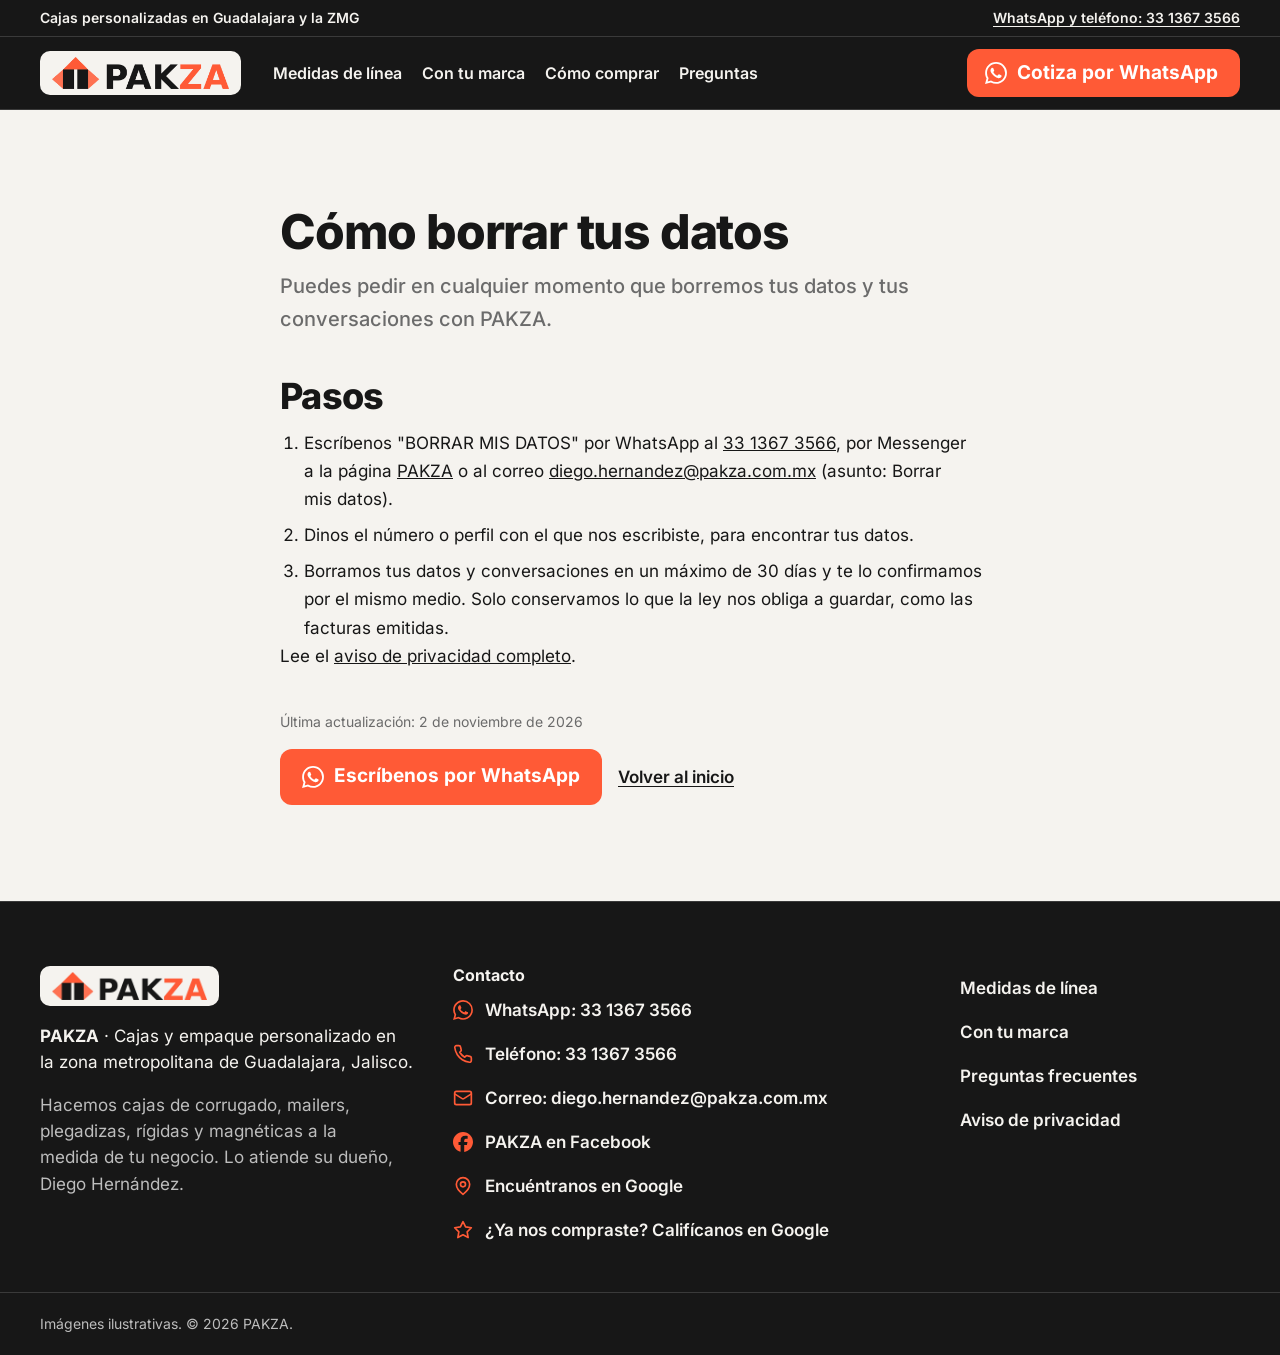
<file: borrar-datos.html>
<!doctype html>
<html lang="es-MX" class="sin-precios">
<head>
<meta charset="utf-8">
<meta name="viewport" content="width=device-width, initial-scale=1">
<meta name="color-scheme" content="light only">
<title>Cómo borrar tus datos · PAKZA Guadalajara</title>
<meta name="description" content="Cómo pedir a PAKZA, cajas y empaque personalizado en Guadalajara, que borre tus datos y conversaciones: por WhatsApp, Messenger o correo.">
<link rel="canonical" href="https://pakza.com.mx/borrar-datos.html">
<meta property="og:type" content="website">
<meta property="og:locale" content="es_MX">
<meta property="og:site_name" content="PAKZA">
<meta property="og:url" content="https://pakza.com.mx/borrar-datos.html">
<meta property="og:title" content="Cómo borrar tus datos · PAKZA Guadalajara">
<meta property="og:description" content="Cómo pedir a PAKZA, cajas y empaque personalizado en Guadalajara, que borre tus datos y conversaciones: por WhatsApp, Messenger o correo.">
<meta property="og:image" content="https://pakza.com.mx/og.jpg?v=20261107">
<meta property="og:image:width" content="1200">
<meta property="og:image:height" content="630">
<meta property="og:image:alt" content="Cajas personalizadas de PAKZA en Guadalajara">
<meta name="twitter:card" content="summary_large_image">
<meta name="theme-color" content="#171717">
<link rel="icon" href="favicon.ico" sizes="32x32">
<link rel="icon" href="favicon.svg" type="image/svg+xml">
<link rel="apple-touch-icon" href="apple-touch-icon.png">
<link rel="manifest" href="site.webmanifest">
<link rel="preload" href="fuentes/inter-latin-var.woff2" as="font" type="font/woff2" crossorigin>
<link rel="stylesheet" href="assets/estilos.css">
<script src="assets/app.js" defer></script>
<!-- Google tag (gtag.js) · Google Ads AW-18561039715 (06/11/2026) -->
<script async src="https://www.googletagmanager.com/gtag/js?id=AW-18561039715"></script>
<script>window.dataLayer=window.dataLayer||[];function gtag(){dataLayer.push(arguments);}gtag('js',new Date());gtag('config','AW-18561039715');</script>
</head>
<body data-pagina="borrar-datos">
<a class="saltar" href="#contenido">Saltar al contenido</a>
<svg class="sprite" xmlns="http://www.w3.org/2000/svg" aria-hidden="true">
<symbol id="i-wa" viewBox="0 0 24 24"><path d="M17.472 14.382c-.297-.149-1.758-.867-2.03-.967-.273-.099-.471-.148-.67.15-.197.297-.767.966-.94 1.164-.173.199-.347.223-.644.075-.297-.15-1.255-.463-2.39-1.475-.883-.788-1.48-1.761-1.653-2.059-.173-.297-.018-.458.13-.606.134-.133.298-.347.446-.52.149-.174.198-.298.298-.497.099-.198.05-.371-.025-.52-.075-.149-.669-1.612-.916-2.207-.242-.579-.487-.5-.669-.51-.173-.008-.371-.01-.57-.01-.198 0-.52.074-.792.372-.272.297-1.04 1.016-1.04 2.479 0 1.462 1.065 2.875 1.213 3.074.149.198 2.096 3.2 5.077 4.487.709.306 1.262.489 1.694.625.712.227 1.36.195 1.871.118.571-.085 1.758-.719 2.006-1.413.248-.694.248-1.289.173-1.413-.074-.124-.272-.198-.57-.347m-5.421 7.403h-.004a9.87 9.87 0 0 1-5.031-1.378l-.361-.214-3.741.982.998-3.648-.235-.374a9.86 9.86 0 0 1-1.51-5.26c.001-5.45 4.436-9.884 9.888-9.884 2.64 0 5.122 1.03 6.988 2.898a9.825 9.825 0 0 1 2.893 6.994c-.003 5.45-4.437 9.884-9.885 9.884m8.413-18.297A11.815 11.815 0 0 0 12.05 0C5.495 0 .16 5.335.157 11.892c0 2.096.547 4.142 1.588 5.945L.057 24l6.305-1.654a11.882 11.882 0 0 0 5.683 1.448h.005c6.554 0 11.89-5.335 11.893-11.893a11.821 11.821 0 0 0-3.48-8.413Z"/></symbol>
<symbol id="i-fb" viewBox="0 0 24 24"><path d="M9.101 23.691v-7.98H6.627v-3.667h2.474v-1.58c0-4.085 1.848-5.978 5.858-5.978.401 0 .955.042 1.468.103a8.68 8.68 0 0 1 1.141.195v3.325a8.623 8.623 0 0 0-.653-.036 26.805 26.805 0 0 0-.733-.009c-.707 0-1.259.096-1.675.309a1.686 1.686 0 0 0-.679.622c-.258.42-.374.995-.374 1.752v1.297h3.919l-.386 2.103-.287 1.564h-3.246v8.245C19.396 23.238 24 18.179 24 12.044c0-6.627-5.373-12-12-12s-12 5.373-12 12c0 5.628 3.874 10.35 9.101 11.647Z"/></symbol>
<symbol id="i-x" viewBox="0 0 24 24"><path d="M18 6 6 18"/><path d="m6 6 12 12"/></symbol>
<symbol id="i-menos" viewBox="0 0 24 24"><path d="M5 12h14"/></symbol>
<symbol id="i-mas" viewBox="0 0 24 24"><path d="M5 12h14"/><path d="M12 5v14"/></symbol>
<symbol id="i-check" viewBox="0 0 24 24"><path d="M20 6 9 17l-5-5"/></symbol>
<symbol id="i-tel" viewBox="0 0 24 24"><path d="M22 16.92v3a2 2 0 0 1-2.18 2 19.79 19.79 0 0 1-8.63-3.07 19.5 19.5 0 0 1-6-6 19.79 19.79 0 0 1-3.07-8.67A2 2 0 0 1 4.11 2h3a2 2 0 0 1 2 1.72 12.84 12.84 0 0 0 .7 2.81 2 2 0 0 1-.45 2.11L8.09 9.91a16 16 0 0 0 6 6l1.27-1.27a2 2 0 0 1 2.11-.45 12.84 12.84 0 0 0 2.81.7A2 2 0 0 1 22 16.92z"/></symbol>
<symbol id="i-correo" viewBox="0 0 24 24"><rect width="20" height="16" x="2" y="4" rx="2"/><path d="m22 7-8.97 5.7a1.94 1.94 0 0 1-2.06 0L2 7"/></symbol>
<symbol id="i-pin" viewBox="0 0 24 24"><path d="M20 10c0 6-8 12-8 12s-8-6-8-12a8 8 0 0 1 16 0Z"/><circle cx="12" cy="10" r="3"/></symbol>
<symbol id="i-estrella" viewBox="0 0 24 24"><path d="m12 2 3.09 6.26L22 9.27l-5 4.87 1.18 6.88L12 17.77l-6.18 3.25L7 14.14 2 9.27l6.91-1.01Z"/></symbol>
<symbol id="i-bolsa" viewBox="0 0 24 24"><path d="M6 2 3 6v14a2 2 0 0 0 2 2h14a2 2 0 0 0 2-2V6l-3-4Z"/><path d="M3 6h18"/><path d="M16 10a4 4 0 0 1-8 0"/></symbol>
<symbol id="i-info" viewBox="0 0 24 24"><circle cx="12" cy="12" r="10"/><path d="M12 16v-4"/><path d="M12 8h.01"/></symbol>
<symbol id="i-menu" viewBox="0 0 24 24"><path d="M4 6h16"/><path d="M4 12h16"/><path d="M4 18h16"/></symbol>
</svg>

<div class="barra-sup oscuro">
  <div class="contenedor">
    <p><span class="nw">Cajas personalizadas en Guadalajara y la ZMG</span></p>
    <a href="tel:+523313673566">WhatsApp y teléfono: 33 1367 3566</a>
  </div>
</div>
<header class="encabezado">
  <div class="contenedor encabezado__in">
    <a class="ficha-logo" href="index.html" aria-label="PAKZA, ir al inicio"><img src="img/logo-horizontal.webp" width="664" height="120" alt="PAKZA"></a>
    <nav class="menu" aria-label="Principal">
      <a href="catalogo.html">Medidas de línea</a>
      <a href="index.html#a-la-medida">Con tu marca</a>
      <a href="index.html#como-comprar">Cómo comprar</a>
      <a href="index.html#preguntas">Preguntas</a>
    </nav>
    <div class="acciones">
      <a class="btn btn--primario btn--enc" href="https://wa.me/523313673566?text=Hola%20PAKZA%2C%20vi%20su%20p%C3%A1gina%20y%20quiero%20cotizar%20%5BWEB%5D" target="_blank" rel="noopener" aria-label="Cotiza por WhatsApp"><svg class="ico ico--marca" aria-hidden="true"><use href="#i-wa"/></svg><span class="txt"><span class="solo-1280">Cotiza por </span>WhatsApp</span></a>
      <button class="boton-icono menu-btn" type="button" aria-label="Abrir menú" aria-expanded="false" aria-controls="menu-movil"><svg class="ico" aria-hidden="true"><use href="#i-menu"/></svg></button>
    </div>
  </div>
</header>
<div class="menu-movil" id="menu-movil" role="dialog" aria-modal="true" aria-label="Menú" inert>
  <div class="contenedor menu-movil__top">
    <a class="ficha-logo" href="index.html" aria-label="PAKZA, ir al inicio"><img src="img/logo-horizontal.webp" width="664" height="120" alt="PAKZA"></a>
    <button class="boton-icono" type="button" data-cerrar aria-label="Cerrar menú"><svg class="ico" aria-hidden="true"><use href="#i-x"/></svg></button>
  </div>
  <nav class="contenedor menu-movil__nav" aria-label="Menú">
    <a href="catalogo.html">Medidas de línea</a>
    <a href="index.html#a-la-medida">Con tu marca</a>
    <a href="index.html#como-comprar">Cómo comprar</a>
    <a href="index.html#preguntas">Preguntas</a>
  </nav>
  <div class="contenedor menu-movil__pie">
    <a class="btn btn--primario btn--ancho" href="https://wa.me/523313673566?text=Hola%20PAKZA%2C%20vi%20su%20p%C3%A1gina%20y%20quiero%20cotizar%20%5BWEB%5D" target="_blank" rel="noopener"><svg class="ico ico--marca" aria-hidden="true"><use href="#i-wa"/></svg>Cotiza por WhatsApp</a>
    <a class="btn btn--contorno-osc btn--ancho" href="tel:+523313673566"><svg class="ico" aria-hidden="true"><use href="#i-tel"/></svg>Llámanos: 33 1367 3566</a>
    <a class="liga" href="mailto:diego.hernandez@pakza.com.mx?subject=Cotizaci%C3%B3n%20desde%20la%20p%C3%A1gina%20%5BWEB%5D">diego.hernandez@pakza.com.mx</a>
    <a class="liga chico" href="privacidad.html">Aviso de privacidad</a>
  </div>
</div>

<main id="contenido" class="legal">
  <div class="contenedor">
    <h1>Cómo borrar tus datos</h1>
    <p class="lead">Puedes pedir en cualquier momento que borremos tus datos y tus conversaciones con PAKZA.</p>
    <section id="borrar-datos" aria-label="Pasos para borrar tus datos">
      <h2>Pasos</h2>
      <ol>
        <li>Escríbenos "BORRAR MIS DATOS" por WhatsApp al <a href="https://wa.me/523313673566?text=BORRAR%20MIS%20DATOS%20%5BWEB%5D" target="_blank" rel="noopener">33 1367 3566</a>, por Messenger a la página <a href="https://www.facebook.com/61595701927331" target="_blank" rel="noopener">PAKZA</a> o al correo <a href="mailto:diego.hernandez@pakza.com.mx?subject=Borrar%20mis%20datos">diego.hernandez@pakza.com.mx</a> (asunto: Borrar mis datos).</li>
        <li>Dinos el número o perfil con el que nos escribiste, para encontrar tus datos.</li>
        <li>Borramos tus datos y conversaciones en un máximo de 30 días y te lo confirmamos por el mismo medio. Solo conservamos lo que la ley nos obliga a guardar, como las facturas emitidas.</li>
      </ol>
      <p>Lee el <a href="privacidad.html">aviso de privacidad completo</a>.</p>
    </section>
    <p class="actualizado">Última actualización: 2 de noviembre de 2026</p>
    <div class="acciones">
      <a class="btn btn--primario" href="https://wa.me/523313673566?text=BORRAR%20MIS%20DATOS%20%5BWEB%5D" target="_blank" rel="noopener"><svg class="ico ico--marca" aria-hidden="true"><use href="#i-wa"/></svg>Escríbenos por WhatsApp</a>
      <a class="liga" href="index.html">Volver al inicio</a>
    </div>
  </div>
</main>

<footer class="pie oscuro">
  <div class="contenedor pie__in">
    <div class="pie__marca">
      <a class="ficha-logo" href="index.html" aria-label="PAKZA, ir al inicio"><img src="img/logo-horizontal.webp" width="664" height="120" alt="PAKZA" loading="lazy" decoding="async"></a>
      <p><b>PAKZA</b> · Cajas y empaque personalizado en la zona metropolitana de Guadalajara, Jalisco.</p>
      <p class="pie__sobre">Hacemos cajas de corrugado, mailers, plegadizas, rígidas y magnéticas a la medida de tu negocio. Lo atiende su dueño, Diego Hernández.</p>
    </div>
    <div class="pie__contacto">
      <h2 class="pie__titulo">Contacto</h2>
      <ul>
        <li><a href="https://wa.me/523313673566?text=Hola%20PAKZA%2C%20vi%20su%20p%C3%A1gina%20y%20quiero%20cotizar%20%5BWEB%5D" target="_blank" rel="noopener"><svg class="ico ico--marca" aria-hidden="true"><use href="#i-wa"/></svg>WhatsApp: 33 1367 3566</a></li>
        <li><a href="tel:+523313673566"><svg class="ico" aria-hidden="true"><use href="#i-tel"/></svg>Teléfono: 33 1367 3566</a></li>
        <li><a href="mailto:diego.hernandez@pakza.com.mx?subject=Cotizaci%C3%B3n%20desde%20la%20p%C3%A1gina%20%5BWEB%5D"><svg class="ico" aria-hidden="true"><use href="#i-correo"/></svg>Correo: diego.hernandez@pakza.com.mx</a></li>
        <li><a href="https://www.facebook.com/61595701927331" target="_blank" rel="noopener"><svg class="ico ico--marca" aria-hidden="true"><use href="#i-fb"/></svg>PAKZA en Facebook</a></li>
        <li><a href="https://g.page/r/Cc7hVO0PxOCWEBM" target="_blank" rel="noopener"><svg class="ico" aria-hidden="true"><use href="#i-pin"/></svg>Encuéntranos en Google</a></li>
        <li><a href="https://g.page/r/Cc7hVO0PxOCWEBM/review" target="_blank" rel="noopener"><svg class="ico" aria-hidden="true"><use href="#i-estrella"/></svg>¿Ya nos compraste? Califícanos en Google</a></li>
      </ul>
    </div>
    <nav class="pie__ligas" aria-label="Pie de página">
      <a href="catalogo.html">Medidas de línea</a>
      <a href="index.html#a-la-medida">Con tu marca</a>
      <a href="index.html#preguntas">Preguntas frecuentes</a>
      <a href="privacidad.html">Aviso de privacidad</a>
    </nav>
  </div>
  <div class="pie__legal"><p class="contenedor">Imágenes ilustrativas. © 2026 PAKZA.</p></div>
</footer>

<a class="wa-flota" href="https://wa.me/523313673566?text=Hola%20PAKZA%2C%20vi%20su%20p%C3%A1gina%20y%20quiero%20cotizar%20%5BWEB%5D" target="_blank" rel="noopener" aria-label="Escríbenos por WhatsApp al 33 1367 3566"><svg class="ico ico--marca" aria-hidden="true"><use href="#i-wa"/></svg><span class="wa-flota__txt">WhatsApp</span></a>
<div class="aviso" data-aviso role="status" aria-live="polite"></div>
</body>
</html>
</file>
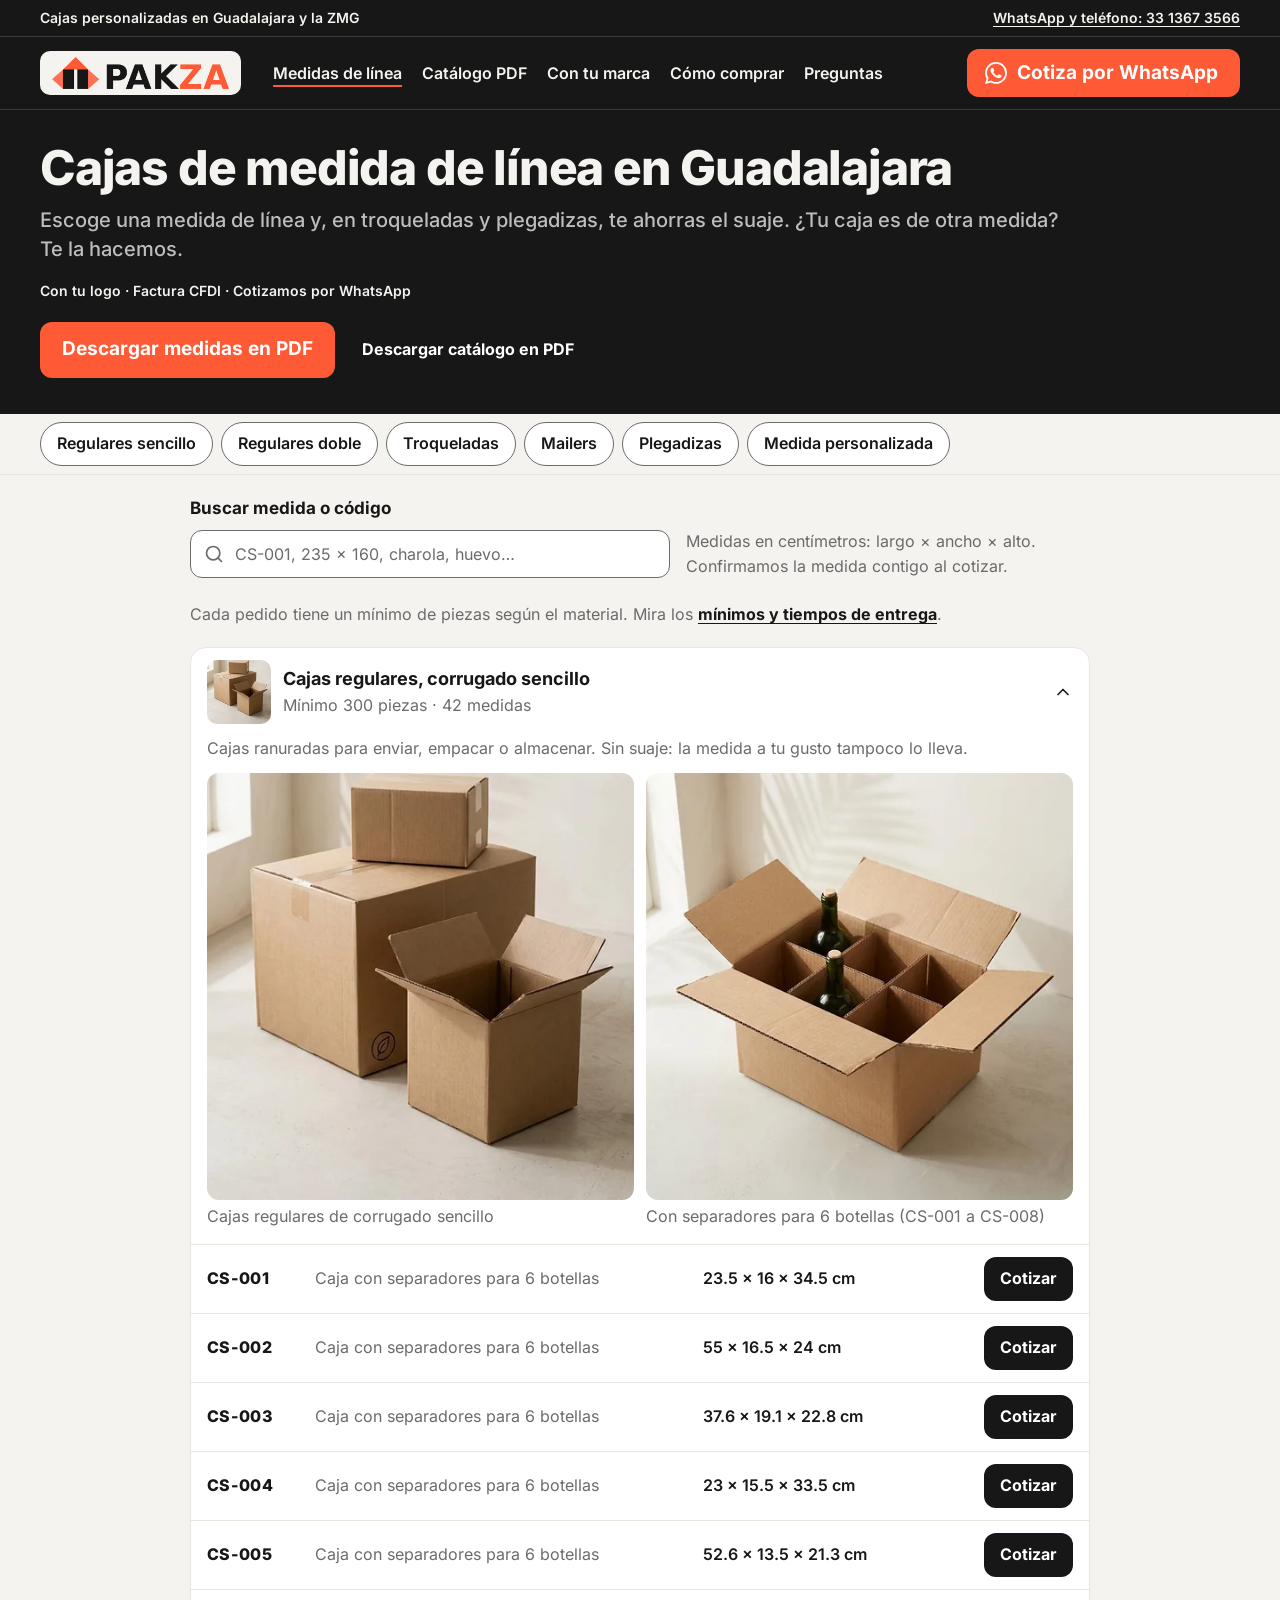
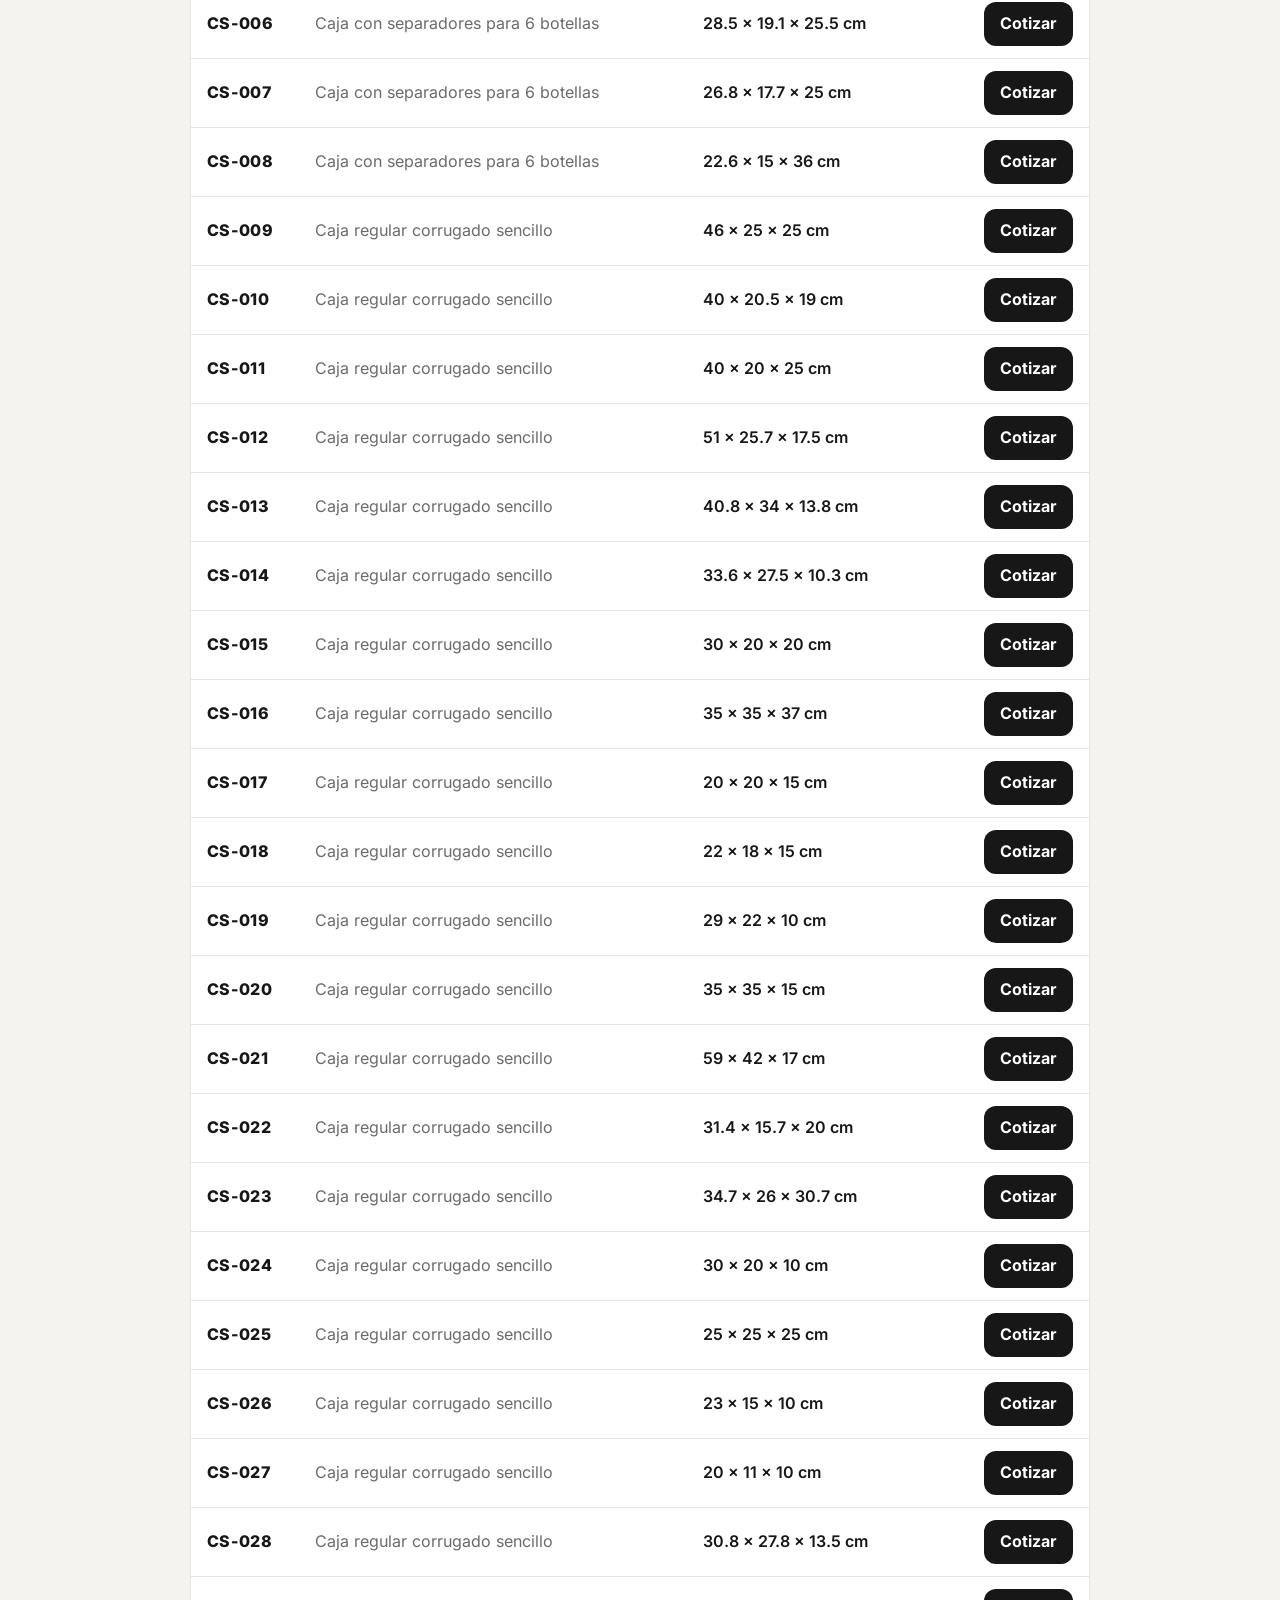
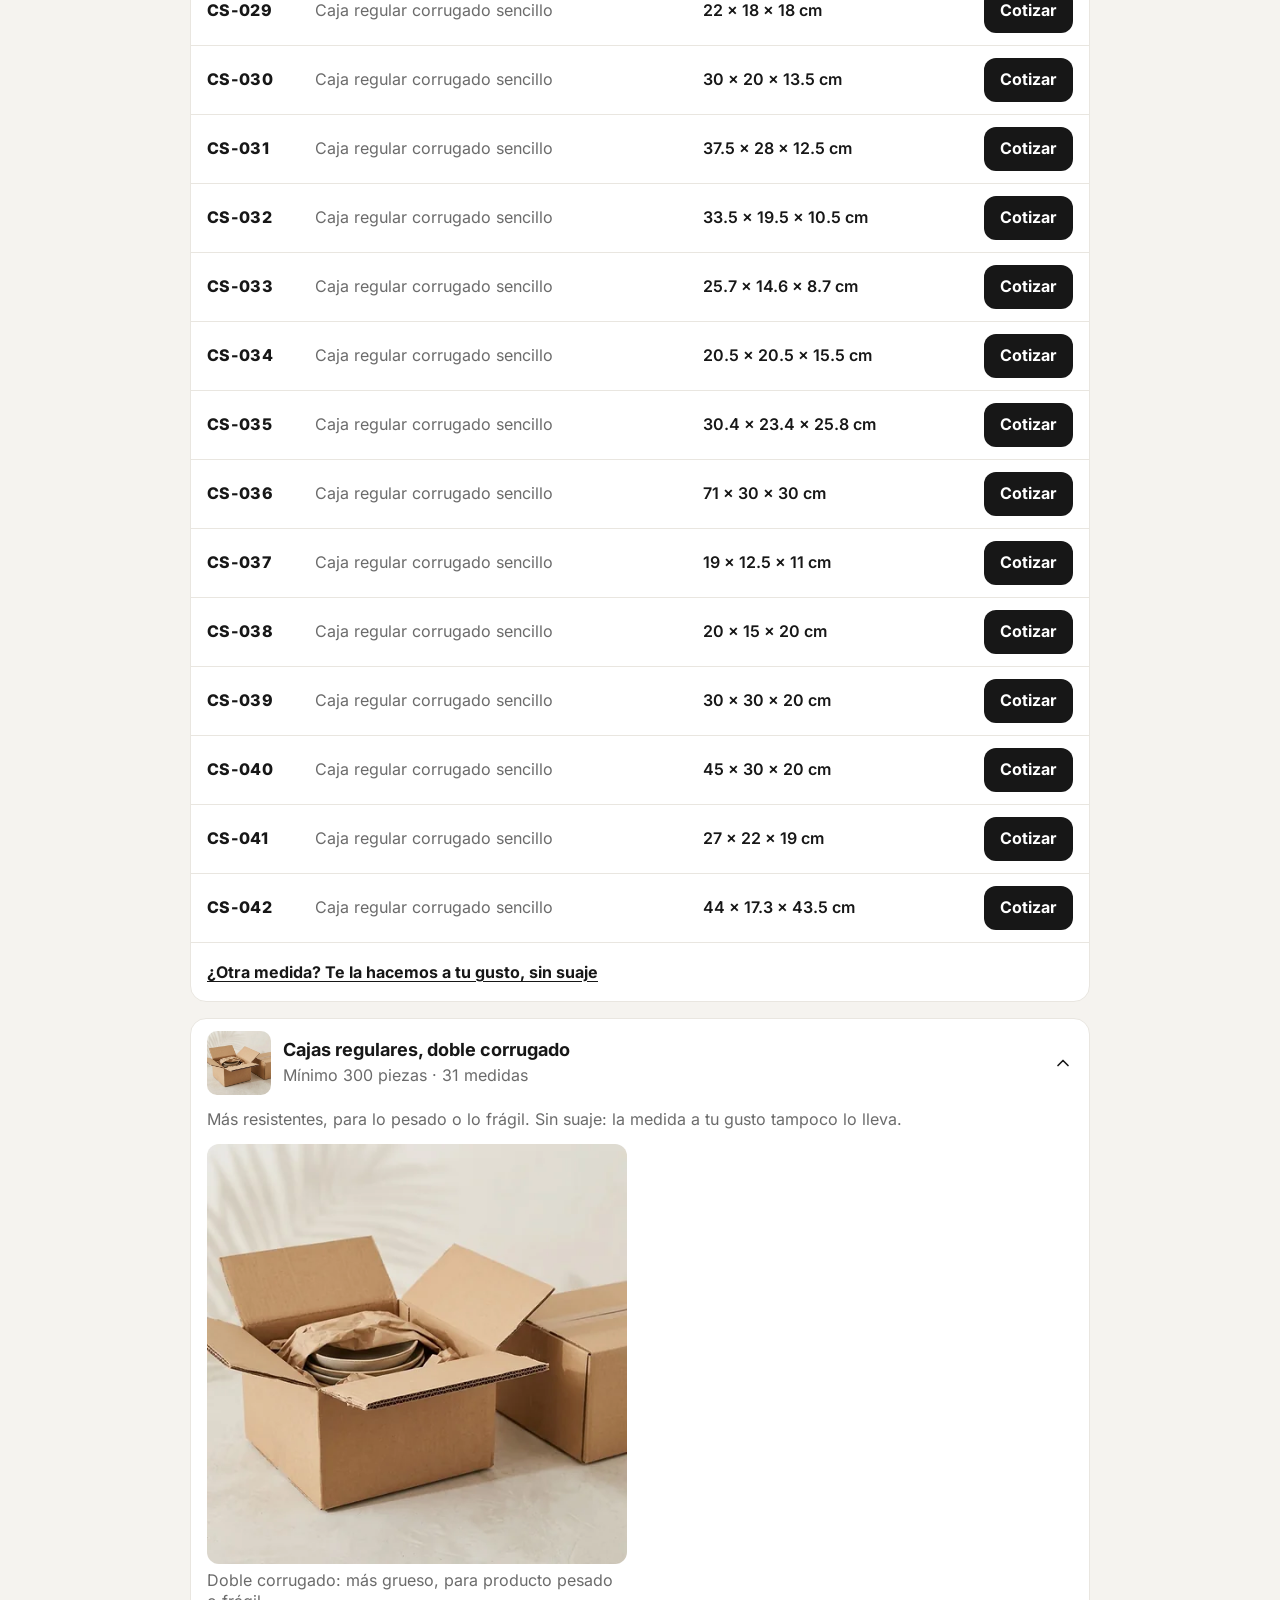
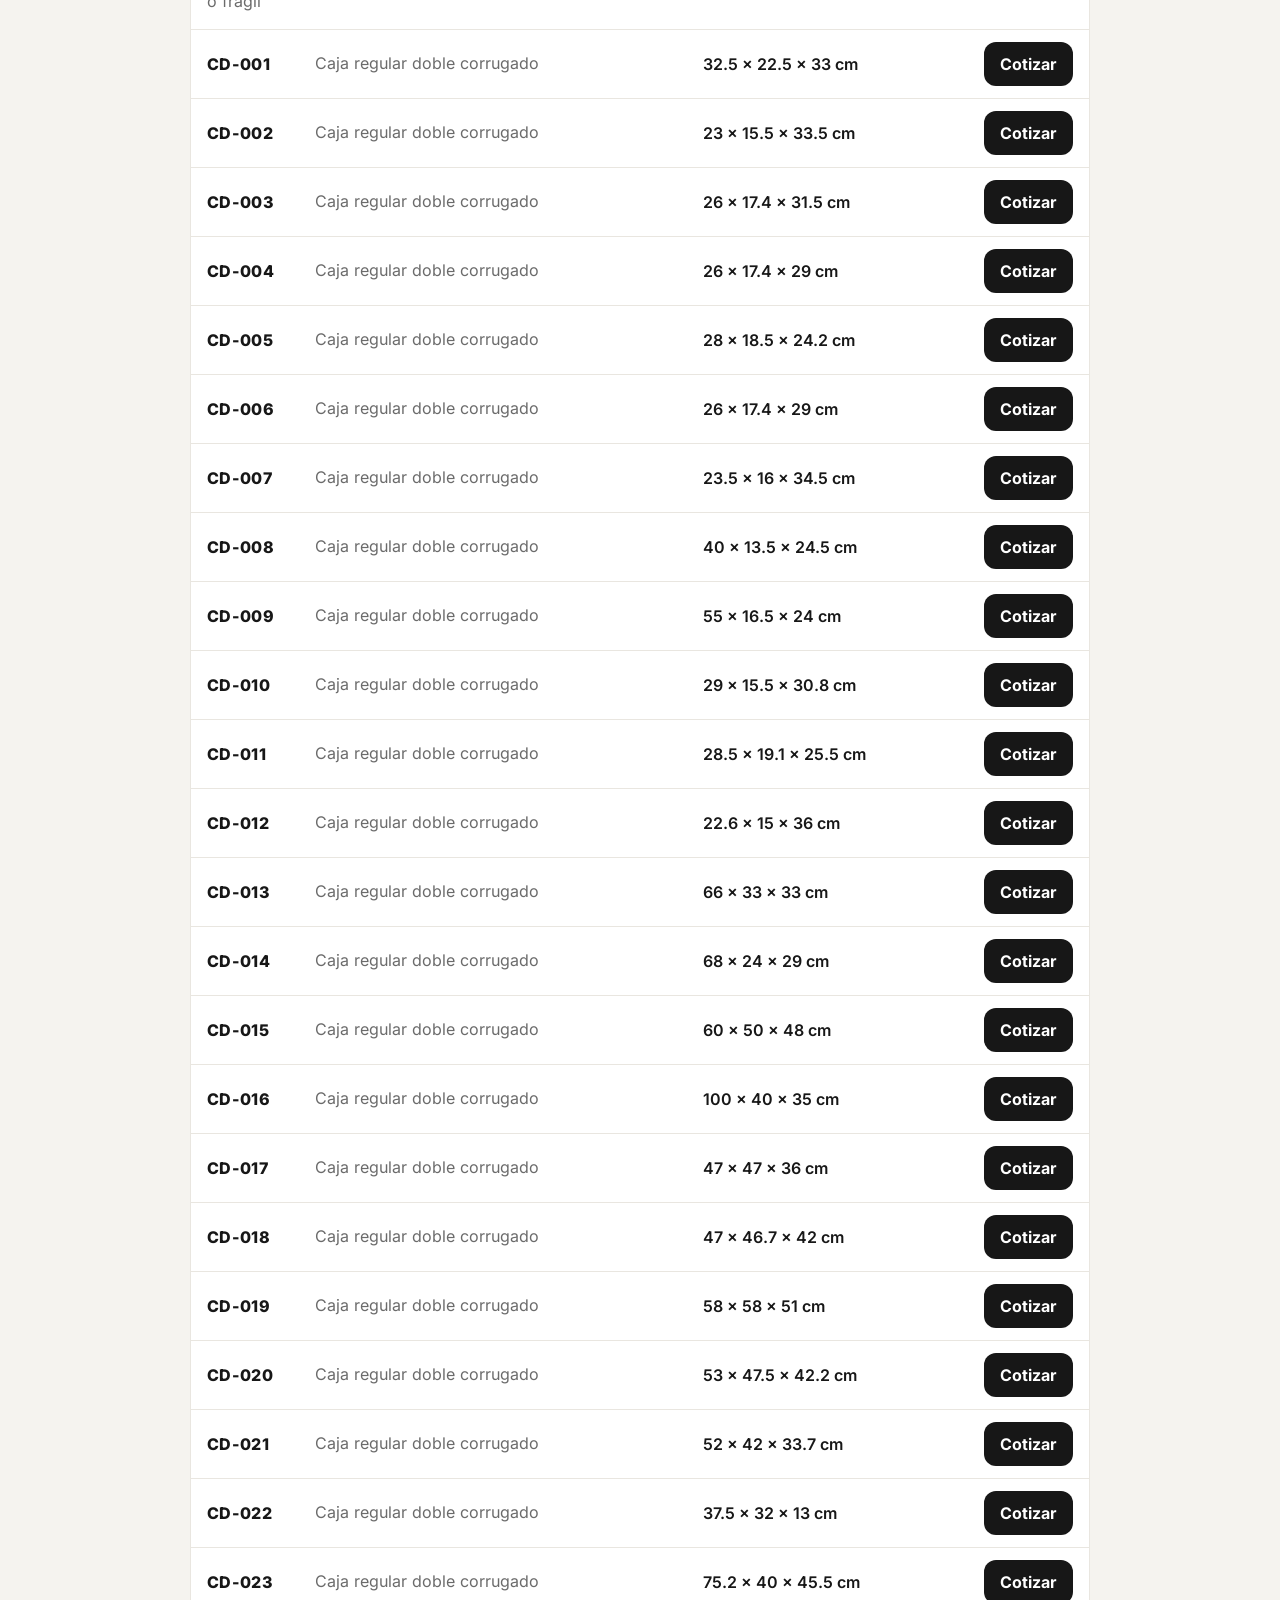
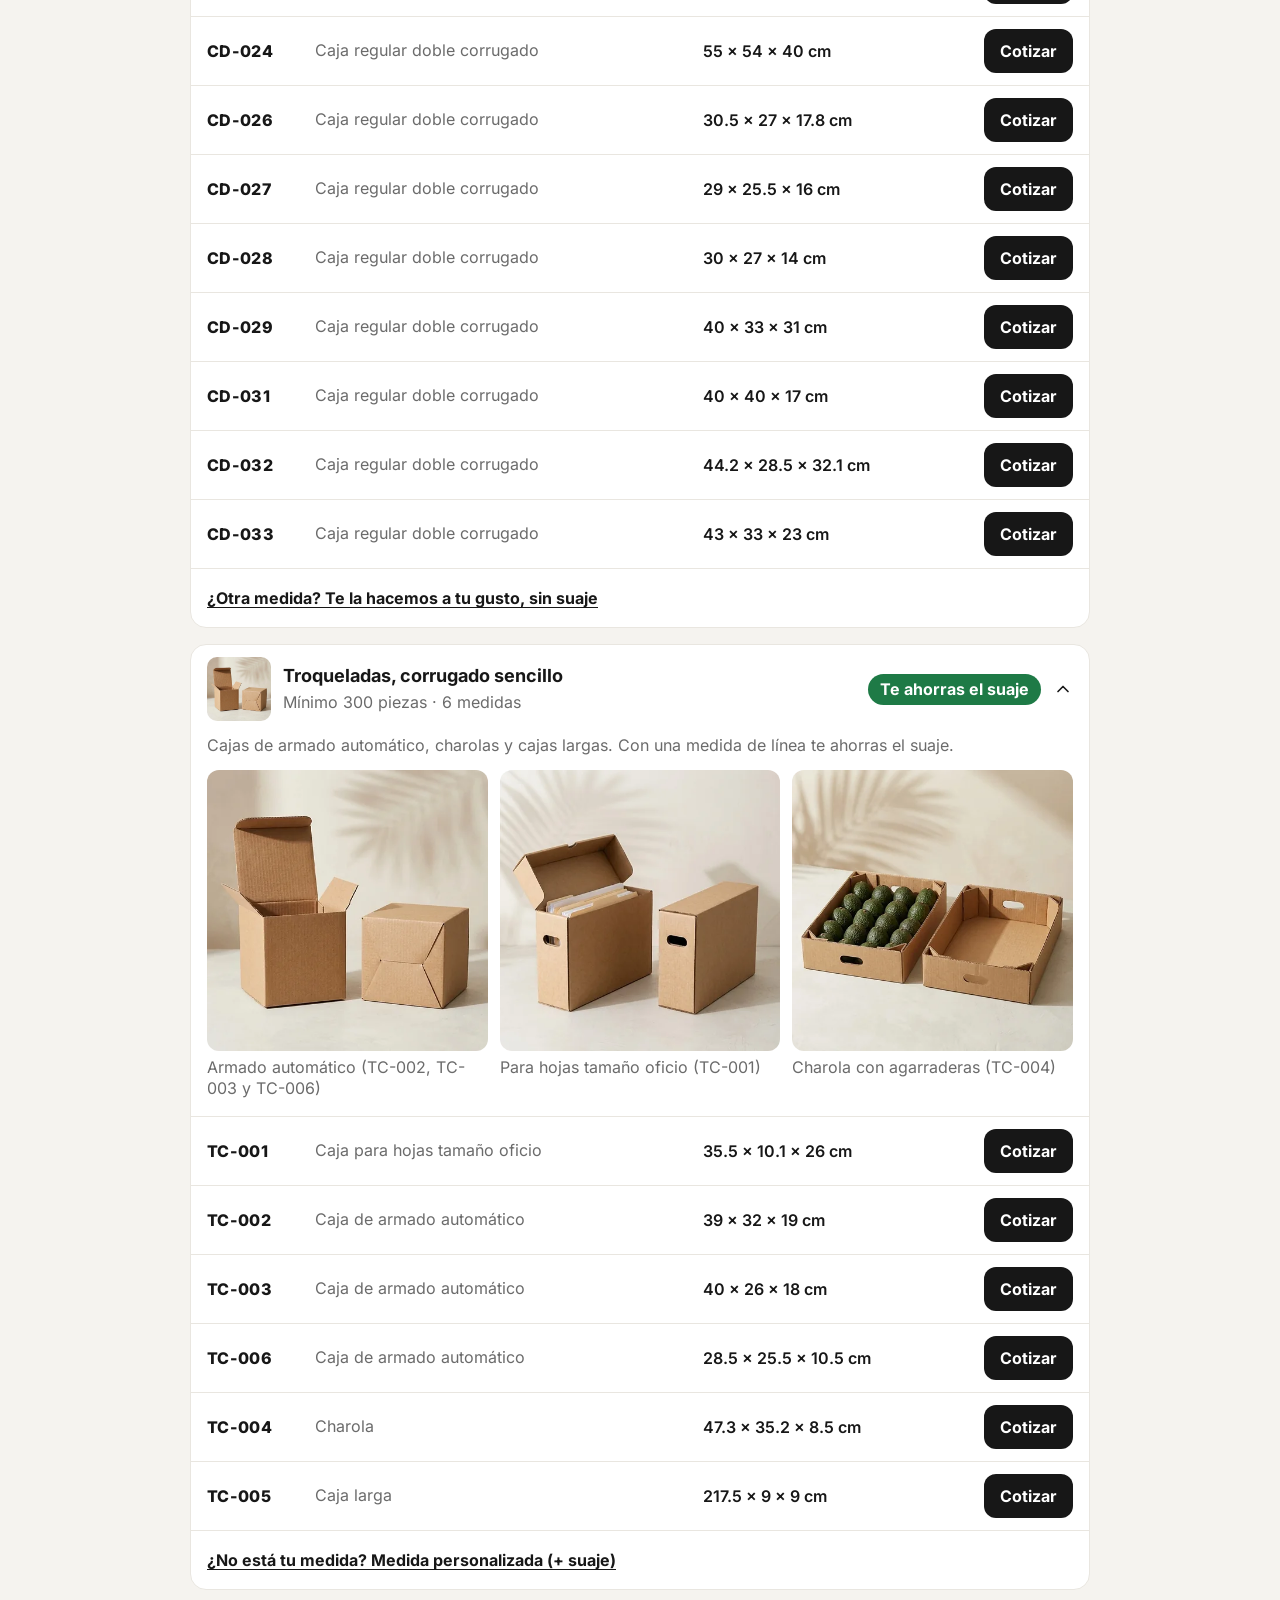
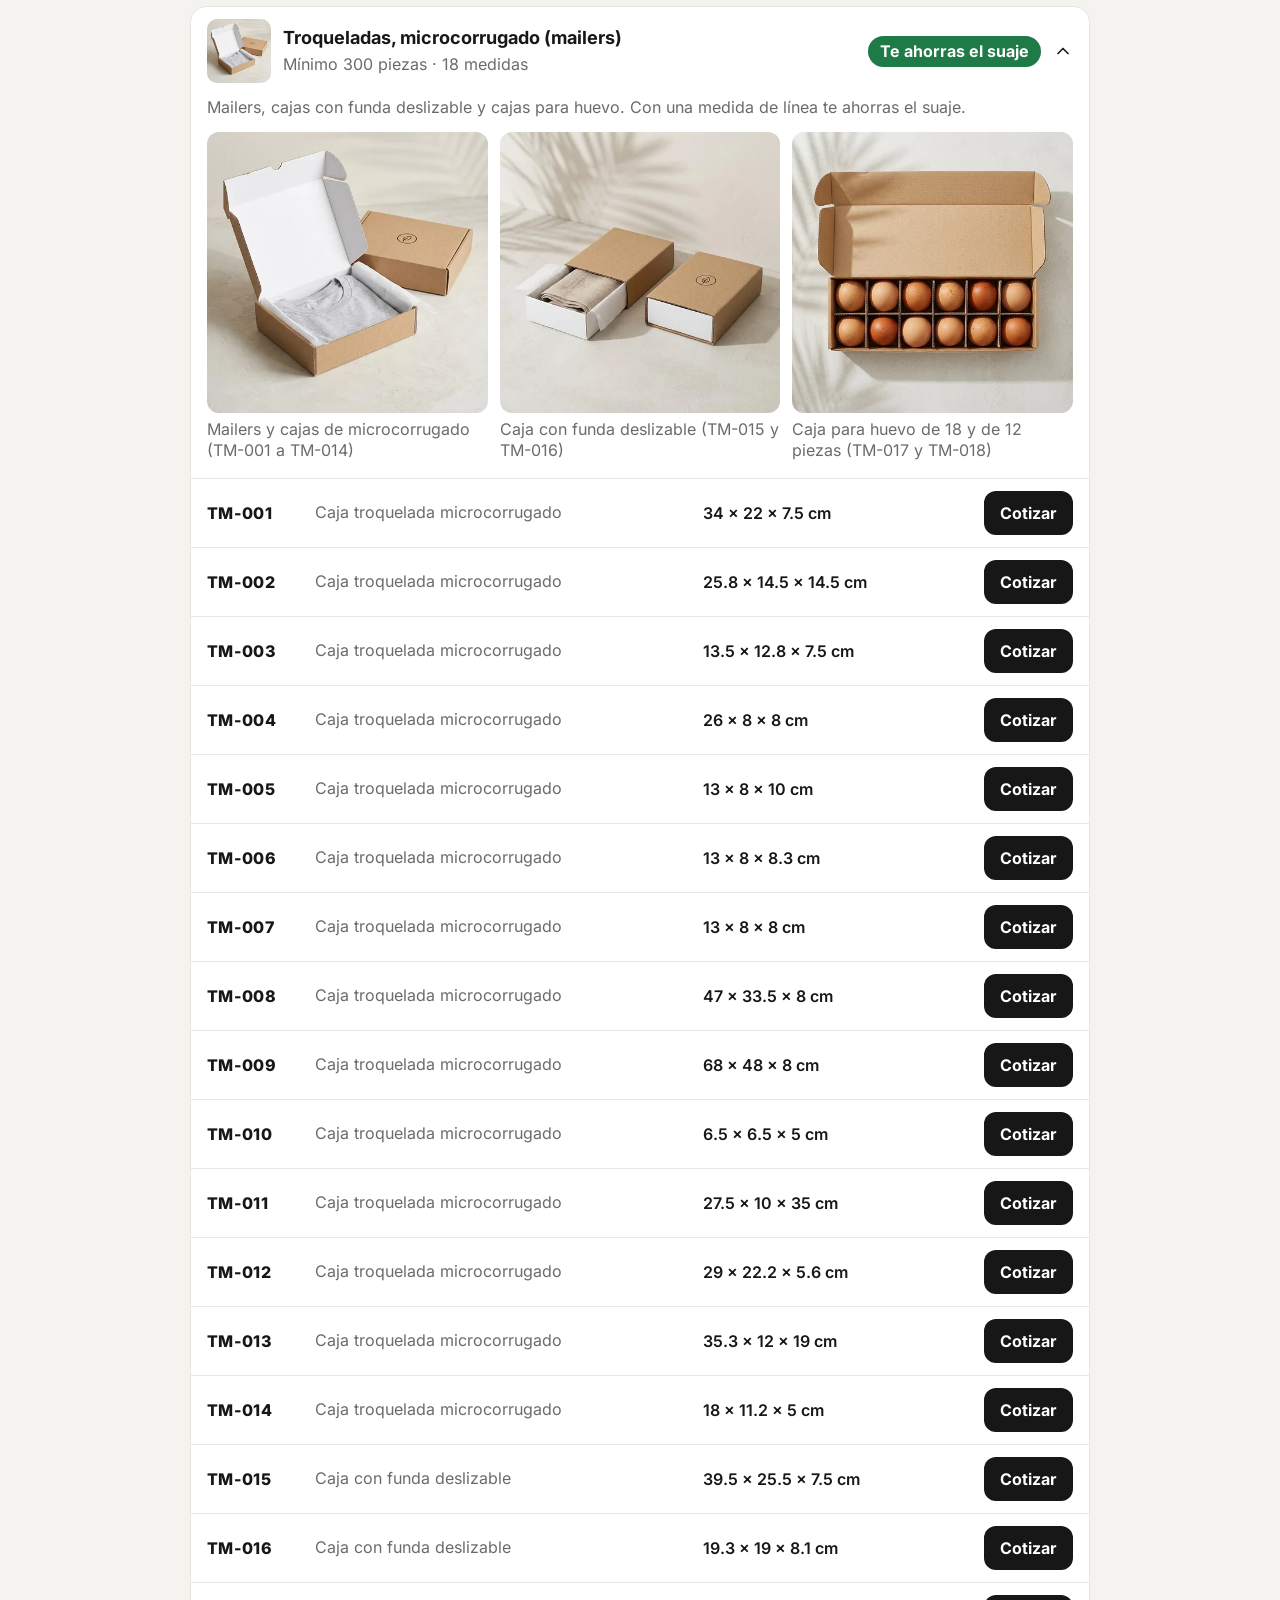
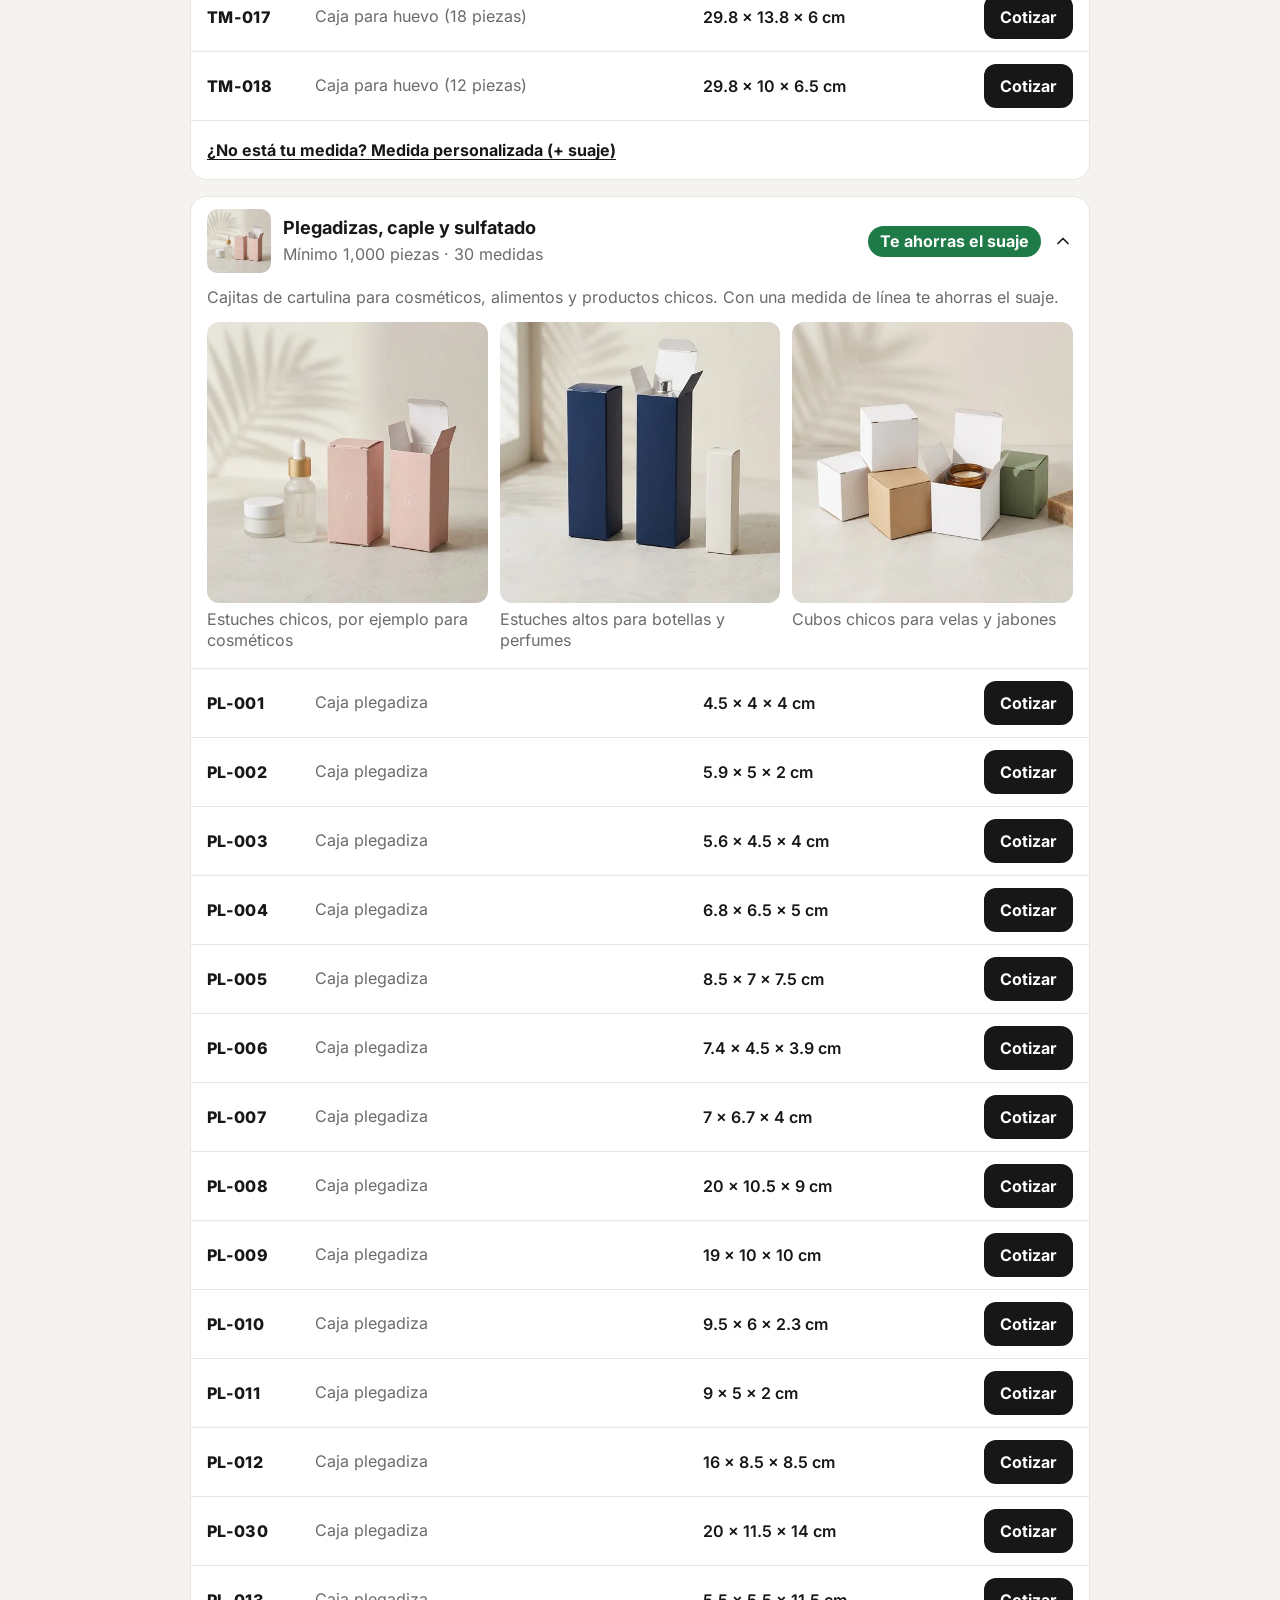
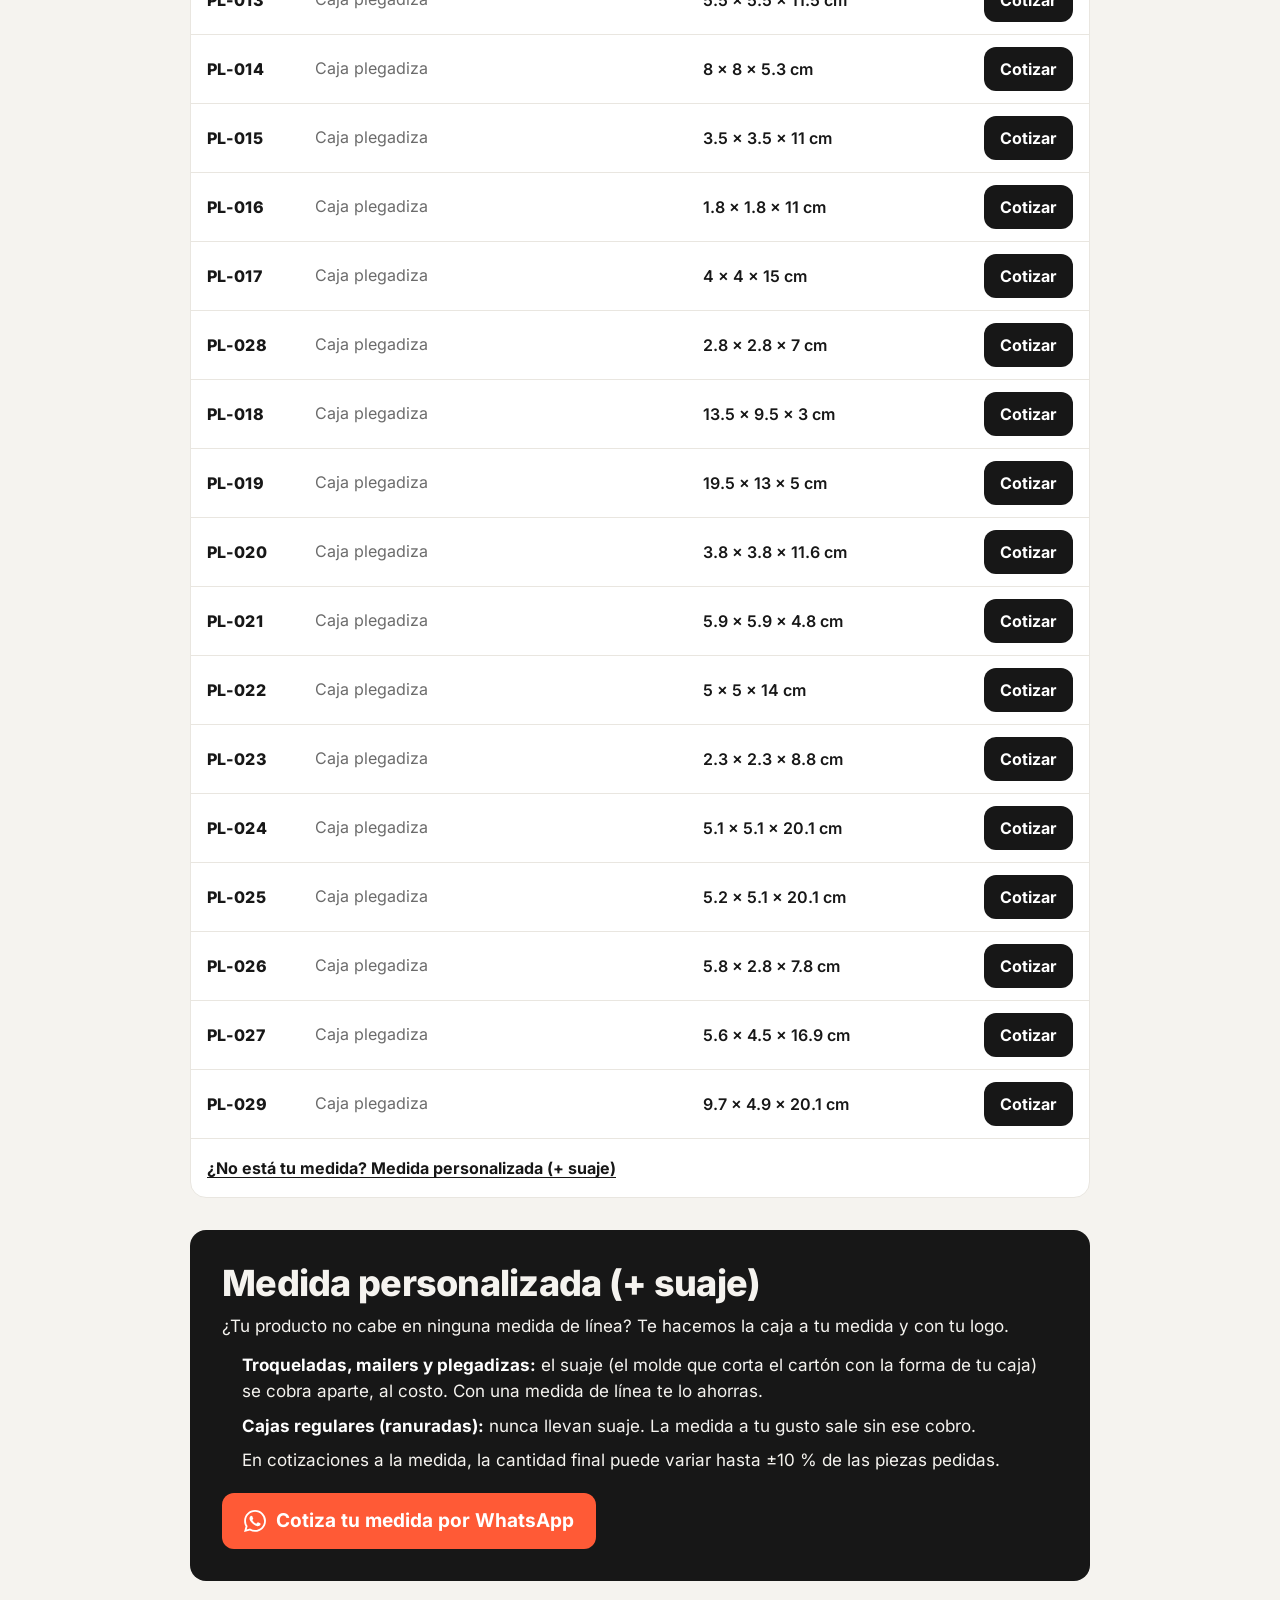
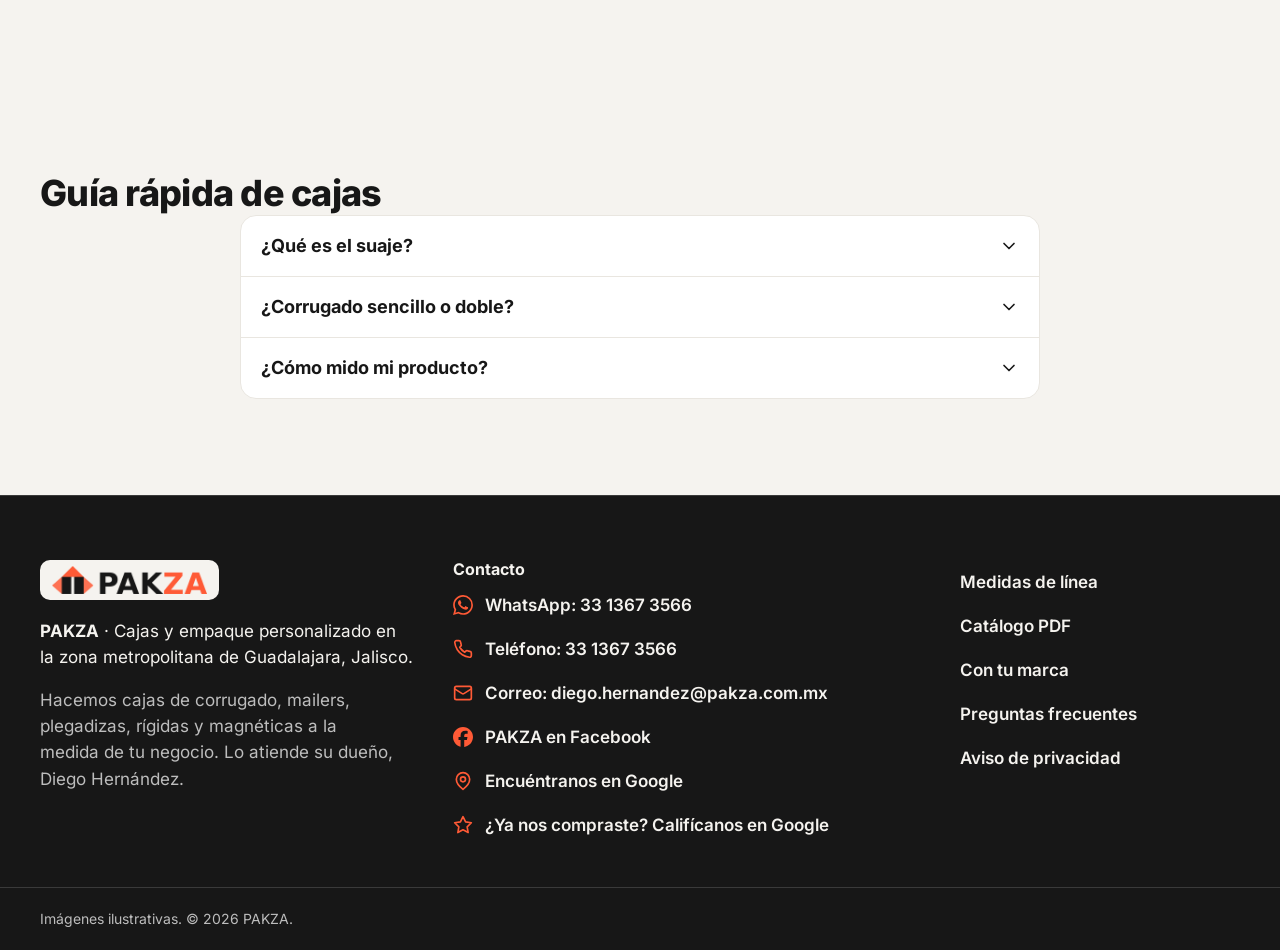
<file: catalogo.html>
<!doctype html>
<html lang="es-MX">
<head>
<meta charset="utf-8">
<meta name="viewport" content="width=device-width, initial-scale=1">
<meta name="color-scheme" content="light only">
<title>Cajas de medida de línea en Guadalajara, sin suaje · PAKZA</title>
<meta name="description" content="127 medidas de línea de cajas de corrugado, troqueladas y plegadizas en Guadalajara. Escoge una y te ahorras el suaje. Cotiza por WhatsApp.">
<link rel="canonical" href="https://pakza.com.mx/catalogo.html">
<meta property="og:type" content="website">
<meta property="og:locale" content="es_MX">
<meta property="og:site_name" content="PAKZA">
<meta property="og:url" content="https://pakza.com.mx/catalogo.html">
<meta property="og:title" content="Cajas de medida de línea · PAKZA Guadalajara">
<meta property="og:description" content="Escoge una medida de línea y, en troqueladas y plegadizas, te ahorras el suaje. Cotiza por WhatsApp.">
<meta property="og:image" content="https://pakza.com.mx/og.jpg?v=20261118b">
<meta property="og:image:width" content="1200">
<meta property="og:image:height" content="630">
<meta property="og:image:alt" content="Cajas personalizadas de PAKZA: cajas kraft con logo de agave, mailer abierto y caja verde sobre una repisa de piedra">
<meta name="twitter:card" content="summary_large_image">
<meta name="theme-color" content="#171717">
<link rel="icon" href="favicon.ico" sizes="32x32">
<link rel="icon" href="favicon.svg" type="image/svg+xml">
<link rel="icon" href="icon-192.png" sizes="192x192" type="image/png">
<link rel="apple-touch-icon" href="apple-touch-icon.png">
<link rel="manifest" href="site.webmanifest">
<link rel="preload" href="fuentes/inter-latin-var.woff2" as="font" type="font/woff2" crossorigin>
<link rel="stylesheet" href="assets/estilos.css">
<script src="assets/app.js" defer></script>
<script type="application/ld+json" id="ld-tienda">{"@context":"https://schema.org","@type":"Store","@id":"https://pakza.com.mx/#tienda","name":"PAKZA","description":"Cajas y empaque personalizado a la medida en la zona metropolitana de Guadalajara: cajas de corrugado, mailers, plegadizas, rígidas y magnéticas. Medidas de línea sin suaje. Cotiza por WhatsApp.","url":"https://pakza.com.mx/","logo":"https://pakza.com.mx/img/logo-horizontal.png","image":"https://pakza.com.mx/og.jpg","telephone":"+52 33 1367 3566","email":"diego.hernandez@pakza.com.mx","areaServed":[{"@type":"City","name":"Guadalajara"},{"@type":"City","name":"Zapopan"},{"@type":"City","name":"San Pedro Tlaquepaque"},{"@type":"City","name":"Tonalá"},{"@type":"City","name":"Tlajomulco de Zúñiga"},{"@type":"City","name":"El Salto"}],"sameAs":["https://www.facebook.com/61595701927331","https://g.page/r/Cc7hVO0PxOCWEBM"]}</script>
<!-- Google tag (gtag.js) · Google Ads AW-18561039715 (06/11/2026) -->
<script async src="https://www.googletagmanager.com/gtag/js?id=AW-18561039715"></script>
<script>window.dataLayer=window.dataLayer||[];function gtag(){dataLayer.push(arguments);}gtag('js',new Date());gtag('config','AW-18561039715');</script>
</head>
<body data-pagina="catalogo">
<a class="saltar" href="#contenido">Saltar al contenido</a>
<svg class="sprite" xmlns="http://www.w3.org/2000/svg" aria-hidden="true">
<symbol id="i-wa" viewBox="0 0 24 24"><path d="M17.472 14.382c-.297-.149-1.758-.867-2.03-.967-.273-.099-.471-.148-.67.15-.197.297-.767.966-.94 1.164-.173.199-.347.223-.644.075-.297-.15-1.255-.463-2.39-1.475-.883-.788-1.48-1.761-1.653-2.059-.173-.297-.018-.458.13-.606.134-.133.298-.347.446-.52.149-.174.198-.298.298-.497.099-.198.05-.371-.025-.52-.075-.149-.669-1.612-.916-2.207-.242-.579-.487-.5-.669-.51-.173-.008-.371-.01-.57-.01-.198 0-.52.074-.792.372-.272.297-1.04 1.016-1.04 2.479 0 1.462 1.065 2.875 1.213 3.074.149.198 2.096 3.2 5.077 4.487.709.306 1.262.489 1.694.625.712.227 1.36.195 1.871.118.571-.085 1.758-.719 2.006-1.413.248-.694.248-1.289.173-1.413-.074-.124-.272-.198-.57-.347m-5.421 7.403h-.004a9.87 9.87 0 0 1-5.031-1.378l-.361-.214-3.741.982.998-3.648-.235-.374a9.86 9.86 0 0 1-1.51-5.26c.001-5.45 4.436-9.884 9.888-9.884 2.64 0 5.122 1.03 6.988 2.898a9.825 9.825 0 0 1 2.893 6.994c-.003 5.45-4.437 9.884-9.885 9.884m8.413-18.297A11.815 11.815 0 0 0 12.05 0C5.495 0 .16 5.335.157 11.892c0 2.096.547 4.142 1.588 5.945L.057 24l6.305-1.654a11.882 11.882 0 0 0 5.683 1.448h.005c6.554 0 11.89-5.335 11.893-11.893a11.821 11.821 0 0 0-3.48-8.413Z"/></symbol>
<symbol id="i-fb" viewBox="0 0 24 24"><path d="M9.101 23.691v-7.98H6.627v-3.667h2.474v-1.58c0-4.085 1.848-5.978 5.858-5.978.401 0 .955.042 1.468.103a8.68 8.68 0 0 1 1.141.195v3.325a8.623 8.623 0 0 0-.653-.036 26.805 26.805 0 0 0-.733-.009c-.707 0-1.259.096-1.675.309a1.686 1.686 0 0 0-.679.622c-.258.42-.374.995-.374 1.752v1.297h3.919l-.386 2.103-.287 1.564h-3.246v8.245C19.396 23.238 24 18.179 24 12.044c0-6.627-5.373-12-12-12s-12 5.373-12 12c0 5.628 3.874 10.35 9.101 11.647Z"/></symbol>
<symbol id="i-buscar" viewBox="0 0 24 24"><circle cx="11" cy="11" r="8"/><path d="m21 21-4.3-4.3"/></symbol>
<symbol id="i-abajo" viewBox="0 0 24 24"><path d="m6 9 6 6 6-6"/></symbol>
<symbol id="i-x" viewBox="0 0 24 24"><path d="M18 6 6 18"/><path d="m6 6 12 12"/></symbol>
<symbol id="i-menos" viewBox="0 0 24 24"><path d="M5 12h14"/></symbol>
<symbol id="i-mas" viewBox="0 0 24 24"><path d="M5 12h14"/><path d="M12 5v14"/></symbol>
<symbol id="i-check" viewBox="0 0 24 24"><path d="M20 6 9 17l-5-5"/></symbol>
<symbol id="i-tel" viewBox="0 0 24 24"><path d="M22 16.92v3a2 2 0 0 1-2.18 2 19.79 19.79 0 0 1-8.63-3.07 19.5 19.5 0 0 1-6-6 19.79 19.79 0 0 1-3.07-8.67A2 2 0 0 1 4.11 2h3a2 2 0 0 1 2 1.72 12.84 12.84 0 0 0 .7 2.81 2 2 0 0 1-.45 2.11L8.09 9.91a16 16 0 0 0 6 6l1.27-1.27a2 2 0 0 1 2.11-.45 12.84 12.84 0 0 0 2.81.7A2 2 0 0 1 22 16.92z"/></symbol>
<symbol id="i-correo" viewBox="0 0 24 24"><rect width="20" height="16" x="2" y="4" rx="2"/><path d="m22 7-8.97 5.7a1.94 1.94 0 0 1-2.06 0L2 7"/></symbol>
<symbol id="i-pin" viewBox="0 0 24 24"><path d="M20 10c0 6-8 12-8 12s-8-6-8-12a8 8 0 0 1 16 0Z"/><circle cx="12" cy="10" r="3"/></symbol>
<symbol id="i-estrella" viewBox="0 0 24 24"><path d="m12 2 3.09 6.26L22 9.27l-5 4.87 1.18 6.88L12 17.77l-6.18 3.25L7 14.14 2 9.27l6.91-1.01Z"/></symbol>
<symbol id="i-bolsa" viewBox="0 0 24 24"><path d="M6 2 3 6v14a2 2 0 0 0 2 2h14a2 2 0 0 0 2-2V6l-3-4Z"/><path d="M3 6h18"/><path d="M16 10a4 4 0 0 1-8 0"/></symbol>
<symbol id="i-info" viewBox="0 0 24 24"><circle cx="12" cy="12" r="10"/><path d="M12 16v-4"/><path d="M12 8h.01"/></symbol>
<symbol id="i-menu" viewBox="0 0 24 24"><path d="M4 6h16"/><path d="M4 12h16"/><path d="M4 18h16"/></symbol>
</svg>

<div class="barra-sup oscuro">
  <div class="contenedor">
    <p><span class="nw">Cajas personalizadas en Guadalajara y la ZMG</span></p>
    <a href="tel:+523313673566">WhatsApp y teléfono: 33 1367 3566</a>
  </div>
</div>
<header class="encabezado">
  <div class="contenedor encabezado__in">
    <a class="ficha-logo" href="index.html" aria-label="PAKZA, ir al inicio"><img src="img/logo-horizontal.webp" width="664" height="120" alt="PAKZA"></a>
    <nav class="menu" aria-label="Principal">
      <a href="catalogo.html" aria-current="page">Medidas de línea</a>
      <a href="docs/Catalogo_Personalizados_Pakza.pdf" target="_blank" rel="noopener">Catálogo PDF</a>
      <a href="index.html#a-la-medida">Con tu marca</a>
      <a href="index.html#como-comprar">Cómo comprar</a>
      <a href="index.html#preguntas">Preguntas</a>
    </nav>
    <div class="acciones">
      <a class="btn btn--primario btn--enc" href="https://wa.me/523313673566?text=Hola%20PAKZA%2C%20vi%20su%20p%C3%A1gina%20y%20quiero%20cotizar%20%5BWEB%5D" target="_blank" rel="noopener" aria-label="Cotiza por WhatsApp"><svg class="ico ico--marca" aria-hidden="true"><use href="#i-wa"/></svg><span class="txt"><span class="solo-1280">Cotiza por </span>WhatsApp</span></a>
      <button class="boton-icono menu-btn" type="button" aria-label="Abrir menú" aria-expanded="false" aria-controls="menu-movil"><svg class="ico" aria-hidden="true"><use href="#i-menu"/></svg></button>
    </div>
  </div>
</header>
<div class="menu-movil" id="menu-movil" role="dialog" aria-modal="true" aria-label="Menú" inert>
  <div class="contenedor menu-movil__top">
    <a class="ficha-logo" href="index.html" aria-label="PAKZA, ir al inicio"><img src="img/logo-horizontal.webp" width="664" height="120" alt="PAKZA"></a>
    <button class="boton-icono" type="button" data-cerrar aria-label="Cerrar menú"><svg class="ico" aria-hidden="true"><use href="#i-x"/></svg></button>
  </div>
  <nav class="contenedor menu-movil__nav" aria-label="Menú">
    <a href="catalogo.html" aria-current="page">Medidas de línea</a>
      <a href="docs/Catalogo_Personalizados_Pakza.pdf" target="_blank" rel="noopener">Catálogo PDF</a>
    <a href="index.html#a-la-medida">Con tu marca</a>
    <a href="index.html#como-comprar">Cómo comprar</a>
    <a href="index.html#preguntas">Preguntas</a>
  </nav>
  <div class="contenedor menu-movil__pie">
    <a class="btn btn--primario btn--ancho" href="https://wa.me/523313673566?text=Hola%20PAKZA%2C%20vi%20su%20p%C3%A1gina%20y%20quiero%20cotizar%20%5BWEB%5D" target="_blank" rel="noopener"><svg class="ico ico--marca" aria-hidden="true"><use href="#i-wa"/></svg>Cotiza por WhatsApp</a>
    <a class="btn btn--contorno-osc btn--ancho" href="tel:+523313673566"><svg class="ico" aria-hidden="true"><use href="#i-tel"/></svg>Llámanos: 33 1367 3566</a>
    <a class="liga" href="mailto:diego.hernandez@pakza.com.mx?subject=Cotizaci%C3%B3n%20desde%20la%20p%C3%A1gina%20%5BWEB%5D">diego.hernandez@pakza.com.mx</a>
    <a class="liga chico" href="privacidad.html">Aviso de privacidad</a>
  </div>
</div>

<main id="contenido">
  <section class="cab-cat oscuro" data-cab-general>
    <div class="contenedor">
      <h1>Cajas de medida de línea en Guadalajara</h1>
      <p class="lead">Escoge una medida de línea y, en troqueladas y plegadizas, te ahorras el suaje. ¿Tu caja es de otra medida? Te la hacemos.</p>
      <p class="franja"><span class="nw">Con tu logo</span>&nbsp;· <span class="nw">Factura CFDI</span>&nbsp;· <span class="nw">Cotizamos por WhatsApp</span></p>
      <p class="cab-cat__pdf"><a class="btn btn--primario" href="docs/Medidas_de_linea_PAKZA.pdf" download target="_blank" rel="noopener">Descargar medidas en PDF</a> <a class="btn btn--secundario" href="docs/Catalogo_Personalizados_Pakza.pdf" download="Catalogo_Personalizados_PAKZA.pdf" target="_blank" rel="noopener">Descargar catálogo en PDF</a></p>
    </div>
  </section>

  <div class="chips-fila">
    <div class="chips" role="group" aria-label="Ir a un tipo de caja">
      <a class="chip" href="#cs">Regulares sencillo</a>
      <a class="chip" href="#cd">Regulares doble</a>
      <a class="chip" href="#tc">Troqueladas</a>
      <a class="chip" href="#tm">Mailers</a>
      <a class="chip" href="#pl">Plegadizas</a>
      <a class="chip" href="#personalizada">Medida personalizada</a>
    </div>
  </div>

  <div class="contenedor catalogo lin-catalogo">
    <div class="busqueda" data-busqueda>
      <label class="etiqueta" for="buscar">Buscar medida o código</label>
      <div class="buscador">
        <svg class="ico" aria-hidden="true"><use href="#i-buscar"/></svg>
        <input id="buscar" type="search" placeholder="CS-001, 235 x 160, charola, huevo…" aria-describedby="buscar-ayuda" autocomplete="off" enterkeyhint="search">
        <button type="button" class="boton-icono" data-borrar-busqueda aria-label="Borrar búsqueda" hidden><svg class="ico" aria-hidden="true"><use href="#i-x"/></svg></button>
      </div>
      <p class="ayuda" id="buscar-ayuda">Medidas en centímetros: largo × ancho × alto. Confirmamos la medida contigo al cotizar.</p>
      <p class="conteo" data-conteo aria-live="polite"></p>
    </div>
    <div class="caja-aviso" data-sin hidden>
      <p>No hay una medida de línea con eso. Podemos hacerte tu medida.</p>
      <a class="btn btn--primario" href="https://wa.me/523313673566?text=Hola%20PAKZA%2C%20quiero%20cotizar%20una%20caja%20a%20mi%20medida%20(con%20suaje)%20%5BWEB%5D%0ATipo%3A%20%0APiezas%3A%20%0AMedidas%20(largo%20x%20ancho%20x%20alto%2C%20en%20cm)%3A%20" target="_blank" rel="noopener"><svg class="ico ico--marca" aria-hidden="true"><use href="#i-wa"/></svg>Pedir mi medida por WhatsApp</a>
    </div>
    <noscript><p class="ayuda">Activa JavaScript para buscar. Toca el botón Cotizar de cada medida para escribirnos por WhatsApp.</p></noscript>
    <p class="lin-nota">Cada pedido tiene un mínimo de piezas según el material. Mira los <a href="index.html#minimos">mínimos y tiempos de entrega</a>.</p>
    <!--LISTA-INI-->
      <div class="lin-grupos" data-lin-grupos>
        <details class="lin-grupo" id="cs" open><summary><img class="lin-dib" src="img/cat-cs-regular-480.webp" width="64" height="64" alt="" loading="lazy" decoding="async"><span class="lin-tit"><b>Cajas regulares, corrugado sencillo</b><small>Mínimo 300 piezas · 42 medidas</small></span><svg class="ico lin-flecha" aria-hidden="true"><use href="#i-abajo"/></svg></summary><p class="lin-texto">Cajas ranuradas para enviar, empacar o almacenar. Sin suaje: la medida a tu gusto tampoco lo lleva.</p><div class="lin-fotos lin-fotos--2"><figure><img src="img/cat-cs-regular-480.webp" srcset="img/cat-cs-regular-480.webp 480w, img/cat-cs-regular-768.webp 768w" sizes="(min-width:760px) 280px, 46vw" width="480" height="480" alt="Tres cajas regulares de corrugado sencillo kraft: una cerrada con cinta y una abierta con las solapas arriba" loading="lazy" decoding="async"><figcaption>Cajas regulares de corrugado sencillo</figcaption></figure><figure><img src="img/cat-cs-separadores-480.webp" srcset="img/cat-cs-separadores-480.webp 480w, img/cat-cs-separadores-768.webp 768w" sizes="(min-width:760px) 280px, 46vw" width="480" height="480" alt="Caja de corrugado abierta con separadores de cartón para seis botellas y dos botellas adentro" loading="lazy" decoding="async"><figcaption>Con separadores para 6 botellas (CS-001 a CS-008)</figcaption></figure></div><ul class="lin-lista"><li class="lin-fila" id="CS-001" data-q="cs-001 caja con separadores para 6 botellas 23.5 16 34.5 235 160 345"><span class="lin-cod">CS-001</span><span class="lin-nom">Caja con separadores para 6 botellas</span><span class="lin-med">23.5 × 16 × 34.5 cm</span><a class="lin-btn" href="https://wa.me/523313673566?text=Hola%20PAKZA%2C%20quiero%20cotizar%20la%20caja%20CS-001%20%5BWEB%5D" target="_blank" rel="noopener" aria-label="Cotizar la caja CS-001 por WhatsApp" data-cotizar>Cotizar</a></li><li class="lin-fila" id="CS-002" data-q="cs-002 caja con separadores para 6 botellas 55 16.5 24 550 165 240"><span class="lin-cod">CS-002</span><span class="lin-nom">Caja con separadores para 6 botellas</span><span class="lin-med">55 × 16.5 × 24 cm</span><a class="lin-btn" href="https://wa.me/523313673566?text=Hola%20PAKZA%2C%20quiero%20cotizar%20la%20caja%20CS-002%20%5BWEB%5D" target="_blank" rel="noopener" aria-label="Cotizar la caja CS-002 por WhatsApp" data-cotizar>Cotizar</a></li><li class="lin-fila" id="CS-003" data-q="cs-003 caja con separadores para 6 botellas 37.6 19.1 22.8 376 191 228"><span class="lin-cod">CS-003</span><span class="lin-nom">Caja con separadores para 6 botellas</span><span class="lin-med">37.6 × 19.1 × 22.8 cm</span><a class="lin-btn" href="https://wa.me/523313673566?text=Hola%20PAKZA%2C%20quiero%20cotizar%20la%20caja%20CS-003%20%5BWEB%5D" target="_blank" rel="noopener" aria-label="Cotizar la caja CS-003 por WhatsApp" data-cotizar>Cotizar</a></li><li class="lin-fila" id="CS-004" data-q="cs-004 caja con separadores para 6 botellas 23 15.5 33.5 230 155 335"><span class="lin-cod">CS-004</span><span class="lin-nom">Caja con separadores para 6 botellas</span><span class="lin-med">23 × 15.5 × 33.5 cm</span><a class="lin-btn" href="https://wa.me/523313673566?text=Hola%20PAKZA%2C%20quiero%20cotizar%20la%20caja%20CS-004%20%5BWEB%5D" target="_blank" rel="noopener" aria-label="Cotizar la caja CS-004 por WhatsApp" data-cotizar>Cotizar</a></li><li class="lin-fila" id="CS-005" data-q="cs-005 caja con separadores para 6 botellas 52.6 13.5 21.3 526 135 213"><span class="lin-cod">CS-005</span><span class="lin-nom">Caja con separadores para 6 botellas</span><span class="lin-med">52.6 × 13.5 × 21.3 cm</span><a class="lin-btn" href="https://wa.me/523313673566?text=Hola%20PAKZA%2C%20quiero%20cotizar%20la%20caja%20CS-005%20%5BWEB%5D" target="_blank" rel="noopener" aria-label="Cotizar la caja CS-005 por WhatsApp" data-cotizar>Cotizar</a></li><li class="lin-fila" id="CS-006" data-q="cs-006 caja con separadores para 6 botellas 28.5 19.1 25.5 285 191 255"><span class="lin-cod">CS-006</span><span class="lin-nom">Caja con separadores para 6 botellas</span><span class="lin-med">28.5 × 19.1 × 25.5 cm</span><a class="lin-btn" href="https://wa.me/523313673566?text=Hola%20PAKZA%2C%20quiero%20cotizar%20la%20caja%20CS-006%20%5BWEB%5D" target="_blank" rel="noopener" aria-label="Cotizar la caja CS-006 por WhatsApp" data-cotizar>Cotizar</a></li><li class="lin-fila" id="CS-007" data-q="cs-007 caja con separadores para 6 botellas 26.8 17.7 25 268 177 250"><span class="lin-cod">CS-007</span><span class="lin-nom">Caja con separadores para 6 botellas</span><span class="lin-med">26.8 × 17.7 × 25 cm</span><a class="lin-btn" href="https://wa.me/523313673566?text=Hola%20PAKZA%2C%20quiero%20cotizar%20la%20caja%20CS-007%20%5BWEB%5D" target="_blank" rel="noopener" aria-label="Cotizar la caja CS-007 por WhatsApp" data-cotizar>Cotizar</a></li><li class="lin-fila" id="CS-008" data-q="cs-008 caja con separadores para 6 botellas 22.6 15 36 226 150 360"><span class="lin-cod">CS-008</span><span class="lin-nom">Caja con separadores para 6 botellas</span><span class="lin-med">22.6 × 15 × 36 cm</span><a class="lin-btn" href="https://wa.me/523313673566?text=Hola%20PAKZA%2C%20quiero%20cotizar%20la%20caja%20CS-008%20%5BWEB%5D" target="_blank" rel="noopener" aria-label="Cotizar la caja CS-008 por WhatsApp" data-cotizar>Cotizar</a></li><li class="lin-fila" id="CS-009" data-q="cs-009 caja regular corrugado sencillo 46 25 25 460 250 250"><span class="lin-cod">CS-009</span><span class="lin-nom">Caja regular corrugado sencillo</span><span class="lin-med">46 × 25 × 25 cm</span><a class="lin-btn" href="https://wa.me/523313673566?text=Hola%20PAKZA%2C%20quiero%20cotizar%20la%20caja%20CS-009%20%5BWEB%5D" target="_blank" rel="noopener" aria-label="Cotizar la caja CS-009 por WhatsApp" data-cotizar>Cotizar</a></li><li class="lin-fila" id="CS-010" data-q="cs-010 caja regular corrugado sencillo 40 20.5 19 400 205 190"><span class="lin-cod">CS-010</span><span class="lin-nom">Caja regular corrugado sencillo</span><span class="lin-med">40 × 20.5 × 19 cm</span><a class="lin-btn" href="https://wa.me/523313673566?text=Hola%20PAKZA%2C%20quiero%20cotizar%20la%20caja%20CS-010%20%5BWEB%5D" target="_blank" rel="noopener" aria-label="Cotizar la caja CS-010 por WhatsApp" data-cotizar>Cotizar</a></li><li class="lin-fila" id="CS-011" data-q="cs-011 caja regular corrugado sencillo 40 20 25 400 200 250"><span class="lin-cod">CS-011</span><span class="lin-nom">Caja regular corrugado sencillo</span><span class="lin-med">40 × 20 × 25 cm</span><a class="lin-btn" href="https://wa.me/523313673566?text=Hola%20PAKZA%2C%20quiero%20cotizar%20la%20caja%20CS-011%20%5BWEB%5D" target="_blank" rel="noopener" aria-label="Cotizar la caja CS-011 por WhatsApp" data-cotizar>Cotizar</a></li><li class="lin-fila" id="CS-012" data-q="cs-012 caja regular corrugado sencillo 51 25.7 17.5 510 257 175"><span class="lin-cod">CS-012</span><span class="lin-nom">Caja regular corrugado sencillo</span><span class="lin-med">51 × 25.7 × 17.5 cm</span><a class="lin-btn" href="https://wa.me/523313673566?text=Hola%20PAKZA%2C%20quiero%20cotizar%20la%20caja%20CS-012%20%5BWEB%5D" target="_blank" rel="noopener" aria-label="Cotizar la caja CS-012 por WhatsApp" data-cotizar>Cotizar</a></li><li class="lin-fila" id="CS-013" data-q="cs-013 caja regular corrugado sencillo 40.8 34 13.8 408 340 138"><span class="lin-cod">CS-013</span><span class="lin-nom">Caja regular corrugado sencillo</span><span class="lin-med">40.8 × 34 × 13.8 cm</span><a class="lin-btn" href="https://wa.me/523313673566?text=Hola%20PAKZA%2C%20quiero%20cotizar%20la%20caja%20CS-013%20%5BWEB%5D" target="_blank" rel="noopener" aria-label="Cotizar la caja CS-013 por WhatsApp" data-cotizar>Cotizar</a></li><li class="lin-fila" id="CS-014" data-q="cs-014 caja regular corrugado sencillo 33.6 27.5 10.3 336 275 103"><span class="lin-cod">CS-014</span><span class="lin-nom">Caja regular corrugado sencillo</span><span class="lin-med">33.6 × 27.5 × 10.3 cm</span><a class="lin-btn" href="https://wa.me/523313673566?text=Hola%20PAKZA%2C%20quiero%20cotizar%20la%20caja%20CS-014%20%5BWEB%5D" target="_blank" rel="noopener" aria-label="Cotizar la caja CS-014 por WhatsApp" data-cotizar>Cotizar</a></li><li class="lin-fila" id="CS-015" data-q="cs-015 caja regular corrugado sencillo 30 20 20 300 200 200"><span class="lin-cod">CS-015</span><span class="lin-nom">Caja regular corrugado sencillo</span><span class="lin-med">30 × 20 × 20 cm</span><a class="lin-btn" href="https://wa.me/523313673566?text=Hola%20PAKZA%2C%20quiero%20cotizar%20la%20caja%20CS-015%20%5BWEB%5D" target="_blank" rel="noopener" aria-label="Cotizar la caja CS-015 por WhatsApp" data-cotizar>Cotizar</a></li><li class="lin-fila" id="CS-016" data-q="cs-016 caja regular corrugado sencillo 35 35 37 350 350 370"><span class="lin-cod">CS-016</span><span class="lin-nom">Caja regular corrugado sencillo</span><span class="lin-med">35 × 35 × 37 cm</span><a class="lin-btn" href="https://wa.me/523313673566?text=Hola%20PAKZA%2C%20quiero%20cotizar%20la%20caja%20CS-016%20%5BWEB%5D" target="_blank" rel="noopener" aria-label="Cotizar la caja CS-016 por WhatsApp" data-cotizar>Cotizar</a></li><li class="lin-fila" id="CS-017" data-q="cs-017 caja regular corrugado sencillo 20 20 15 200 200 150"><span class="lin-cod">CS-017</span><span class="lin-nom">Caja regular corrugado sencillo</span><span class="lin-med">20 × 20 × 15 cm</span><a class="lin-btn" href="https://wa.me/523313673566?text=Hola%20PAKZA%2C%20quiero%20cotizar%20la%20caja%20CS-017%20%5BWEB%5D" target="_blank" rel="noopener" aria-label="Cotizar la caja CS-017 por WhatsApp" data-cotizar>Cotizar</a></li><li class="lin-fila" id="CS-018" data-q="cs-018 caja regular corrugado sencillo 22 18 15 220 180 150"><span class="lin-cod">CS-018</span><span class="lin-nom">Caja regular corrugado sencillo</span><span class="lin-med">22 × 18 × 15 cm</span><a class="lin-btn" href="https://wa.me/523313673566?text=Hola%20PAKZA%2C%20quiero%20cotizar%20la%20caja%20CS-018%20%5BWEB%5D" target="_blank" rel="noopener" aria-label="Cotizar la caja CS-018 por WhatsApp" data-cotizar>Cotizar</a></li><li class="lin-fila" id="CS-019" data-q="cs-019 caja regular corrugado sencillo 29 22 10 290 220 100"><span class="lin-cod">CS-019</span><span class="lin-nom">Caja regular corrugado sencillo</span><span class="lin-med">29 × 22 × 10 cm</span><a class="lin-btn" href="https://wa.me/523313673566?text=Hola%20PAKZA%2C%20quiero%20cotizar%20la%20caja%20CS-019%20%5BWEB%5D" target="_blank" rel="noopener" aria-label="Cotizar la caja CS-019 por WhatsApp" data-cotizar>Cotizar</a></li><li class="lin-fila" id="CS-020" data-q="cs-020 caja regular corrugado sencillo 35 35 15 350 350 150"><span class="lin-cod">CS-020</span><span class="lin-nom">Caja regular corrugado sencillo</span><span class="lin-med">35 × 35 × 15 cm</span><a class="lin-btn" href="https://wa.me/523313673566?text=Hola%20PAKZA%2C%20quiero%20cotizar%20la%20caja%20CS-020%20%5BWEB%5D" target="_blank" rel="noopener" aria-label="Cotizar la caja CS-020 por WhatsApp" data-cotizar>Cotizar</a></li><li class="lin-fila" id="CS-021" data-q="cs-021 caja regular corrugado sencillo 59 42 17 590 420 170"><span class="lin-cod">CS-021</span><span class="lin-nom">Caja regular corrugado sencillo</span><span class="lin-med">59 × 42 × 17 cm</span><a class="lin-btn" href="https://wa.me/523313673566?text=Hola%20PAKZA%2C%20quiero%20cotizar%20la%20caja%20CS-021%20%5BWEB%5D" target="_blank" rel="noopener" aria-label="Cotizar la caja CS-021 por WhatsApp" data-cotizar>Cotizar</a></li><li class="lin-fila" id="CS-022" data-q="cs-022 caja regular corrugado sencillo 31.4 15.7 20 314 157 200"><span class="lin-cod">CS-022</span><span class="lin-nom">Caja regular corrugado sencillo</span><span class="lin-med">31.4 × 15.7 × 20 cm</span><a class="lin-btn" href="https://wa.me/523313673566?text=Hola%20PAKZA%2C%20quiero%20cotizar%20la%20caja%20CS-022%20%5BWEB%5D" target="_blank" rel="noopener" aria-label="Cotizar la caja CS-022 por WhatsApp" data-cotizar>Cotizar</a></li><li class="lin-fila" id="CS-023" data-q="cs-023 caja regular corrugado sencillo 34.7 26 30.7 347 260 307"><span class="lin-cod">CS-023</span><span class="lin-nom">Caja regular corrugado sencillo</span><span class="lin-med">34.7 × 26 × 30.7 cm</span><a class="lin-btn" href="https://wa.me/523313673566?text=Hola%20PAKZA%2C%20quiero%20cotizar%20la%20caja%20CS-023%20%5BWEB%5D" target="_blank" rel="noopener" aria-label="Cotizar la caja CS-023 por WhatsApp" data-cotizar>Cotizar</a></li><li class="lin-fila" id="CS-024" data-q="cs-024 caja regular corrugado sencillo 30 20 10 300 200 100"><span class="lin-cod">CS-024</span><span class="lin-nom">Caja regular corrugado sencillo</span><span class="lin-med">30 × 20 × 10 cm</span><a class="lin-btn" href="https://wa.me/523313673566?text=Hola%20PAKZA%2C%20quiero%20cotizar%20la%20caja%20CS-024%20%5BWEB%5D" target="_blank" rel="noopener" aria-label="Cotizar la caja CS-024 por WhatsApp" data-cotizar>Cotizar</a></li><li class="lin-fila" id="CS-025" data-q="cs-025 caja regular corrugado sencillo 25 25 25 250 250 250"><span class="lin-cod">CS-025</span><span class="lin-nom">Caja regular corrugado sencillo</span><span class="lin-med">25 × 25 × 25 cm</span><a class="lin-btn" href="https://wa.me/523313673566?text=Hola%20PAKZA%2C%20quiero%20cotizar%20la%20caja%20CS-025%20%5BWEB%5D" target="_blank" rel="noopener" aria-label="Cotizar la caja CS-025 por WhatsApp" data-cotizar>Cotizar</a></li><li class="lin-fila" id="CS-026" data-q="cs-026 caja regular corrugado sencillo 23 15 10 230 150 100"><span class="lin-cod">CS-026</span><span class="lin-nom">Caja regular corrugado sencillo</span><span class="lin-med">23 × 15 × 10 cm</span><a class="lin-btn" href="https://wa.me/523313673566?text=Hola%20PAKZA%2C%20quiero%20cotizar%20la%20caja%20CS-026%20%5BWEB%5D" target="_blank" rel="noopener" aria-label="Cotizar la caja CS-026 por WhatsApp" data-cotizar>Cotizar</a></li><li class="lin-fila" id="CS-027" data-q="cs-027 caja regular corrugado sencillo 20 11 10 200 110 100"><span class="lin-cod">CS-027</span><span class="lin-nom">Caja regular corrugado sencillo</span><span class="lin-med">20 × 11 × 10 cm</span><a class="lin-btn" href="https://wa.me/523313673566?text=Hola%20PAKZA%2C%20quiero%20cotizar%20la%20caja%20CS-027%20%5BWEB%5D" target="_blank" rel="noopener" aria-label="Cotizar la caja CS-027 por WhatsApp" data-cotizar>Cotizar</a></li><li class="lin-fila" id="CS-028" data-q="cs-028 caja regular corrugado sencillo 30.8 27.8 13.5 308 278 135"><span class="lin-cod">CS-028</span><span class="lin-nom">Caja regular corrugado sencillo</span><span class="lin-med">30.8 × 27.8 × 13.5 cm</span><a class="lin-btn" href="https://wa.me/523313673566?text=Hola%20PAKZA%2C%20quiero%20cotizar%20la%20caja%20CS-028%20%5BWEB%5D" target="_blank" rel="noopener" aria-label="Cotizar la caja CS-028 por WhatsApp" data-cotizar>Cotizar</a></li><li class="lin-fila" id="CS-029" data-q="cs-029 caja regular corrugado sencillo 22 18 18 220 180 180"><span class="lin-cod">CS-029</span><span class="lin-nom">Caja regular corrugado sencillo</span><span class="lin-med">22 × 18 × 18 cm</span><a class="lin-btn" href="https://wa.me/523313673566?text=Hola%20PAKZA%2C%20quiero%20cotizar%20la%20caja%20CS-029%20%5BWEB%5D" target="_blank" rel="noopener" aria-label="Cotizar la caja CS-029 por WhatsApp" data-cotizar>Cotizar</a></li><li class="lin-fila" id="CS-030" data-q="cs-030 caja regular corrugado sencillo 30 20 13.5 300 200 135"><span class="lin-cod">CS-030</span><span class="lin-nom">Caja regular corrugado sencillo</span><span class="lin-med">30 × 20 × 13.5 cm</span><a class="lin-btn" href="https://wa.me/523313673566?text=Hola%20PAKZA%2C%20quiero%20cotizar%20la%20caja%20CS-030%20%5BWEB%5D" target="_blank" rel="noopener" aria-label="Cotizar la caja CS-030 por WhatsApp" data-cotizar>Cotizar</a></li><li class="lin-fila" id="CS-031" data-q="cs-031 caja regular corrugado sencillo 37.5 28 12.5 375 280 125"><span class="lin-cod">CS-031</span><span class="lin-nom">Caja regular corrugado sencillo</span><span class="lin-med">37.5 × 28 × 12.5 cm</span><a class="lin-btn" href="https://wa.me/523313673566?text=Hola%20PAKZA%2C%20quiero%20cotizar%20la%20caja%20CS-031%20%5BWEB%5D" target="_blank" rel="noopener" aria-label="Cotizar la caja CS-031 por WhatsApp" data-cotizar>Cotizar</a></li><li class="lin-fila" id="CS-032" data-q="cs-032 caja regular corrugado sencillo 33.5 19.5 10.5 335 195 105"><span class="lin-cod">CS-032</span><span class="lin-nom">Caja regular corrugado sencillo</span><span class="lin-med">33.5 × 19.5 × 10.5 cm</span><a class="lin-btn" href="https://wa.me/523313673566?text=Hola%20PAKZA%2C%20quiero%20cotizar%20la%20caja%20CS-032%20%5BWEB%5D" target="_blank" rel="noopener" aria-label="Cotizar la caja CS-032 por WhatsApp" data-cotizar>Cotizar</a></li><li class="lin-fila" id="CS-033" data-q="cs-033 caja regular corrugado sencillo 25.7 14.6 8.7 257 146 87"><span class="lin-cod">CS-033</span><span class="lin-nom">Caja regular corrugado sencillo</span><span class="lin-med">25.7 × 14.6 × 8.7 cm</span><a class="lin-btn" href="https://wa.me/523313673566?text=Hola%20PAKZA%2C%20quiero%20cotizar%20la%20caja%20CS-033%20%5BWEB%5D" target="_blank" rel="noopener" aria-label="Cotizar la caja CS-033 por WhatsApp" data-cotizar>Cotizar</a></li><li class="lin-fila" id="CS-034" data-q="cs-034 caja regular corrugado sencillo 20.5 20.5 15.5 205 205 155"><span class="lin-cod">CS-034</span><span class="lin-nom">Caja regular corrugado sencillo</span><span class="lin-med">20.5 × 20.5 × 15.5 cm</span><a class="lin-btn" href="https://wa.me/523313673566?text=Hola%20PAKZA%2C%20quiero%20cotizar%20la%20caja%20CS-034%20%5BWEB%5D" target="_blank" rel="noopener" aria-label="Cotizar la caja CS-034 por WhatsApp" data-cotizar>Cotizar</a></li><li class="lin-fila" id="CS-035" data-q="cs-035 caja regular corrugado sencillo 30.4 23.4 25.8 304 234 258"><span class="lin-cod">CS-035</span><span class="lin-nom">Caja regular corrugado sencillo</span><span class="lin-med">30.4 × 23.4 × 25.8 cm</span><a class="lin-btn" href="https://wa.me/523313673566?text=Hola%20PAKZA%2C%20quiero%20cotizar%20la%20caja%20CS-035%20%5BWEB%5D" target="_blank" rel="noopener" aria-label="Cotizar la caja CS-035 por WhatsApp" data-cotizar>Cotizar</a></li><li class="lin-fila" id="CS-036" data-q="cs-036 caja regular corrugado sencillo 71 30 30 710 300 300"><span class="lin-cod">CS-036</span><span class="lin-nom">Caja regular corrugado sencillo</span><span class="lin-med">71 × 30 × 30 cm</span><a class="lin-btn" href="https://wa.me/523313673566?text=Hola%20PAKZA%2C%20quiero%20cotizar%20la%20caja%20CS-036%20%5BWEB%5D" target="_blank" rel="noopener" aria-label="Cotizar la caja CS-036 por WhatsApp" data-cotizar>Cotizar</a></li><li class="lin-fila" id="CS-037" data-q="cs-037 caja regular corrugado sencillo 19 12.5 11 190 125 110"><span class="lin-cod">CS-037</span><span class="lin-nom">Caja regular corrugado sencillo</span><span class="lin-med">19 × 12.5 × 11 cm</span><a class="lin-btn" href="https://wa.me/523313673566?text=Hola%20PAKZA%2C%20quiero%20cotizar%20la%20caja%20CS-037%20%5BWEB%5D" target="_blank" rel="noopener" aria-label="Cotizar la caja CS-037 por WhatsApp" data-cotizar>Cotizar</a></li><li class="lin-fila" id="CS-038" data-q="cs-038 caja regular corrugado sencillo 20 15 20 200 150 200"><span class="lin-cod">CS-038</span><span class="lin-nom">Caja regular corrugado sencillo</span><span class="lin-med">20 × 15 × 20 cm</span><a class="lin-btn" href="https://wa.me/523313673566?text=Hola%20PAKZA%2C%20quiero%20cotizar%20la%20caja%20CS-038%20%5BWEB%5D" target="_blank" rel="noopener" aria-label="Cotizar la caja CS-038 por WhatsApp" data-cotizar>Cotizar</a></li><li class="lin-fila" id="CS-039" data-q="cs-039 caja regular corrugado sencillo 30 30 20 300 300 200"><span class="lin-cod">CS-039</span><span class="lin-nom">Caja regular corrugado sencillo</span><span class="lin-med">30 × 30 × 20 cm</span><a class="lin-btn" href="https://wa.me/523313673566?text=Hola%20PAKZA%2C%20quiero%20cotizar%20la%20caja%20CS-039%20%5BWEB%5D" target="_blank" rel="noopener" aria-label="Cotizar la caja CS-039 por WhatsApp" data-cotizar>Cotizar</a></li><li class="lin-fila" id="CS-040" data-q="cs-040 caja regular corrugado sencillo 45 30 20 450 300 200"><span class="lin-cod">CS-040</span><span class="lin-nom">Caja regular corrugado sencillo</span><span class="lin-med">45 × 30 × 20 cm</span><a class="lin-btn" href="https://wa.me/523313673566?text=Hola%20PAKZA%2C%20quiero%20cotizar%20la%20caja%20CS-040%20%5BWEB%5D" target="_blank" rel="noopener" aria-label="Cotizar la caja CS-040 por WhatsApp" data-cotizar>Cotizar</a></li><li class="lin-fila" id="CS-041" data-q="cs-041 caja regular corrugado sencillo 27 22 19 270 220 190"><span class="lin-cod">CS-041</span><span class="lin-nom">Caja regular corrugado sencillo</span><span class="lin-med">27 × 22 × 19 cm</span><a class="lin-btn" href="https://wa.me/523313673566?text=Hola%20PAKZA%2C%20quiero%20cotizar%20la%20caja%20CS-041%20%5BWEB%5D" target="_blank" rel="noopener" aria-label="Cotizar la caja CS-041 por WhatsApp" data-cotizar>Cotizar</a></li><li class="lin-fila" id="CS-042" data-q="cs-042 caja regular corrugado sencillo 44 17.3 43.5 440 173 435"><span class="lin-cod">CS-042</span><span class="lin-nom">Caja regular corrugado sencillo</span><span class="lin-med">44 × 17.3 × 43.5 cm</span><a class="lin-btn" href="https://wa.me/523313673566?text=Hola%20PAKZA%2C%20quiero%20cotizar%20la%20caja%20CS-042%20%5BWEB%5D" target="_blank" rel="noopener" aria-label="Cotizar la caja CS-042 por WhatsApp" data-cotizar>Cotizar</a></li></ul><p class="lin-pie"><a class="lin-otra" href="https://wa.me/523313673566?text=Hola%20PAKZA%2C%20quiero%20cotizar%20una%20caja%20regular%20a%20mi%20medida%20%28sin%20suaje%29%20%5BWEB%5D" target="_blank" rel="noopener" data-cotizar-medida="Cajas regulares, corrugado sencillo">¿Otra medida? Te la hacemos a tu gusto, sin suaje</a></p></details>
        <details class="lin-grupo" id="cd" open><summary><img class="lin-dib" src="img/cat-cd-doble-480.webp" width="64" height="64" alt="" loading="lazy" decoding="async"><span class="lin-tit"><b>Cajas regulares, doble corrugado</b><small>Mínimo 300 piezas · 31 medidas</small></span><svg class="ico lin-flecha" aria-hidden="true"><use href="#i-abajo"/></svg></summary><p class="lin-texto">Más resistentes, para lo pesado o lo frágil. Sin suaje: la medida a tu gusto tampoco lo lleva.</p><div class="lin-fotos lin-fotos--1"><figure><img src="img/cat-cd-doble-480.webp" srcset="img/cat-cd-doble-480.webp 480w, img/cat-cd-doble-768.webp 768w" sizes="(min-width:760px) 280px, 46vw" width="480" height="480" alt="Caja regular de doble corrugado abierta con platos envueltos en papel, se ve el grosor del cartón en la solapa" loading="lazy" decoding="async"><figcaption>Doble corrugado: más grueso, para producto pesado o frágil</figcaption></figure></div><ul class="lin-lista"><li class="lin-fila" id="CD-001" data-q="cd-001 caja regular doble corrugado 32.5 22.5 33 325 225 330"><span class="lin-cod">CD-001</span><span class="lin-nom">Caja regular doble corrugado</span><span class="lin-med">32.5 × 22.5 × 33 cm</span><a class="lin-btn" href="https://wa.me/523313673566?text=Hola%20PAKZA%2C%20quiero%20cotizar%20la%20caja%20CD-001%20%5BWEB%5D" target="_blank" rel="noopener" aria-label="Cotizar la caja CD-001 por WhatsApp" data-cotizar>Cotizar</a></li><li class="lin-fila" id="CD-002" data-q="cd-002 caja regular doble corrugado 23 15.5 33.5 230 155 335"><span class="lin-cod">CD-002</span><span class="lin-nom">Caja regular doble corrugado</span><span class="lin-med">23 × 15.5 × 33.5 cm</span><a class="lin-btn" href="https://wa.me/523313673566?text=Hola%20PAKZA%2C%20quiero%20cotizar%20la%20caja%20CD-002%20%5BWEB%5D" target="_blank" rel="noopener" aria-label="Cotizar la caja CD-002 por WhatsApp" data-cotizar>Cotizar</a></li><li class="lin-fila" id="CD-003" data-q="cd-003 caja regular doble corrugado 26 17.4 31.5 260 174 315"><span class="lin-cod">CD-003</span><span class="lin-nom">Caja regular doble corrugado</span><span class="lin-med">26 × 17.4 × 31.5 cm</span><a class="lin-btn" href="https://wa.me/523313673566?text=Hola%20PAKZA%2C%20quiero%20cotizar%20la%20caja%20CD-003%20%5BWEB%5D" target="_blank" rel="noopener" aria-label="Cotizar la caja CD-003 por WhatsApp" data-cotizar>Cotizar</a></li><li class="lin-fila" id="CD-004" data-q="cd-004 caja regular doble corrugado 26 17.4 29 260 174 290"><span class="lin-cod">CD-004</span><span class="lin-nom">Caja regular doble corrugado</span><span class="lin-med">26 × 17.4 × 29 cm</span><a class="lin-btn" href="https://wa.me/523313673566?text=Hola%20PAKZA%2C%20quiero%20cotizar%20la%20caja%20CD-004%20%5BWEB%5D" target="_blank" rel="noopener" aria-label="Cotizar la caja CD-004 por WhatsApp" data-cotizar>Cotizar</a></li><li class="lin-fila" id="CD-005" data-q="cd-005 caja regular doble corrugado 28 18.5 24.2 280 185 242"><span class="lin-cod">CD-005</span><span class="lin-nom">Caja regular doble corrugado</span><span class="lin-med">28 × 18.5 × 24.2 cm</span><a class="lin-btn" href="https://wa.me/523313673566?text=Hola%20PAKZA%2C%20quiero%20cotizar%20la%20caja%20CD-005%20%5BWEB%5D" target="_blank" rel="noopener" aria-label="Cotizar la caja CD-005 por WhatsApp" data-cotizar>Cotizar</a></li><li class="lin-fila" id="CD-006" data-q="cd-006 caja regular doble corrugado 26 17.4 29 260 174 290"><span class="lin-cod">CD-006</span><span class="lin-nom">Caja regular doble corrugado</span><span class="lin-med">26 × 17.4 × 29 cm</span><a class="lin-btn" href="https://wa.me/523313673566?text=Hola%20PAKZA%2C%20quiero%20cotizar%20la%20caja%20CD-006%20%5BWEB%5D" target="_blank" rel="noopener" aria-label="Cotizar la caja CD-006 por WhatsApp" data-cotizar>Cotizar</a></li><li class="lin-fila" id="CD-007" data-q="cd-007 caja regular doble corrugado 23.5 16 34.5 235 160 345"><span class="lin-cod">CD-007</span><span class="lin-nom">Caja regular doble corrugado</span><span class="lin-med">23.5 × 16 × 34.5 cm</span><a class="lin-btn" href="https://wa.me/523313673566?text=Hola%20PAKZA%2C%20quiero%20cotizar%20la%20caja%20CD-007%20%5BWEB%5D" target="_blank" rel="noopener" aria-label="Cotizar la caja CD-007 por WhatsApp" data-cotizar>Cotizar</a></li><li class="lin-fila" id="CD-008" data-q="cd-008 caja regular doble corrugado 40 13.5 24.5 400 135 245"><span class="lin-cod">CD-008</span><span class="lin-nom">Caja regular doble corrugado</span><span class="lin-med">40 × 13.5 × 24.5 cm</span><a class="lin-btn" href="https://wa.me/523313673566?text=Hola%20PAKZA%2C%20quiero%20cotizar%20la%20caja%20CD-008%20%5BWEB%5D" target="_blank" rel="noopener" aria-label="Cotizar la caja CD-008 por WhatsApp" data-cotizar>Cotizar</a></li><li class="lin-fila" id="CD-009" data-q="cd-009 caja regular doble corrugado 55 16.5 24 550 165 240"><span class="lin-cod">CD-009</span><span class="lin-nom">Caja regular doble corrugado</span><span class="lin-med">55 × 16.5 × 24 cm</span><a class="lin-btn" href="https://wa.me/523313673566?text=Hola%20PAKZA%2C%20quiero%20cotizar%20la%20caja%20CD-009%20%5BWEB%5D" target="_blank" rel="noopener" aria-label="Cotizar la caja CD-009 por WhatsApp" data-cotizar>Cotizar</a></li><li class="lin-fila" id="CD-010" data-q="cd-010 caja regular doble corrugado 29 15.5 30.8 290 155 308"><span class="lin-cod">CD-010</span><span class="lin-nom">Caja regular doble corrugado</span><span class="lin-med">29 × 15.5 × 30.8 cm</span><a class="lin-btn" href="https://wa.me/523313673566?text=Hola%20PAKZA%2C%20quiero%20cotizar%20la%20caja%20CD-010%20%5BWEB%5D" target="_blank" rel="noopener" aria-label="Cotizar la caja CD-010 por WhatsApp" data-cotizar>Cotizar</a></li><li class="lin-fila" id="CD-011" data-q="cd-011 caja regular doble corrugado 28.5 19.1 25.5 285 191 255"><span class="lin-cod">CD-011</span><span class="lin-nom">Caja regular doble corrugado</span><span class="lin-med">28.5 × 19.1 × 25.5 cm</span><a class="lin-btn" href="https://wa.me/523313673566?text=Hola%20PAKZA%2C%20quiero%20cotizar%20la%20caja%20CD-011%20%5BWEB%5D" target="_blank" rel="noopener" aria-label="Cotizar la caja CD-011 por WhatsApp" data-cotizar>Cotizar</a></li><li class="lin-fila" id="CD-012" data-q="cd-012 caja regular doble corrugado 22.6 15 36 226 150 360"><span class="lin-cod">CD-012</span><span class="lin-nom">Caja regular doble corrugado</span><span class="lin-med">22.6 × 15 × 36 cm</span><a class="lin-btn" href="https://wa.me/523313673566?text=Hola%20PAKZA%2C%20quiero%20cotizar%20la%20caja%20CD-012%20%5BWEB%5D" target="_blank" rel="noopener" aria-label="Cotizar la caja CD-012 por WhatsApp" data-cotizar>Cotizar</a></li><li class="lin-fila" id="CD-013" data-q="cd-013 caja regular doble corrugado 66 33 33 660 330 330"><span class="lin-cod">CD-013</span><span class="lin-nom">Caja regular doble corrugado</span><span class="lin-med">66 × 33 × 33 cm</span><a class="lin-btn" href="https://wa.me/523313673566?text=Hola%20PAKZA%2C%20quiero%20cotizar%20la%20caja%20CD-013%20%5BWEB%5D" target="_blank" rel="noopener" aria-label="Cotizar la caja CD-013 por WhatsApp" data-cotizar>Cotizar</a></li><li class="lin-fila" id="CD-014" data-q="cd-014 caja regular doble corrugado 68 24 29 680 240 290"><span class="lin-cod">CD-014</span><span class="lin-nom">Caja regular doble corrugado</span><span class="lin-med">68 × 24 × 29 cm</span><a class="lin-btn" href="https://wa.me/523313673566?text=Hola%20PAKZA%2C%20quiero%20cotizar%20la%20caja%20CD-014%20%5BWEB%5D" target="_blank" rel="noopener" aria-label="Cotizar la caja CD-014 por WhatsApp" data-cotizar>Cotizar</a></li><li class="lin-fila" id="CD-015" data-q="cd-015 caja regular doble corrugado 60 50 48 600 500 480"><span class="lin-cod">CD-015</span><span class="lin-nom">Caja regular doble corrugado</span><span class="lin-med">60 × 50 × 48 cm</span><a class="lin-btn" href="https://wa.me/523313673566?text=Hola%20PAKZA%2C%20quiero%20cotizar%20la%20caja%20CD-015%20%5BWEB%5D" target="_blank" rel="noopener" aria-label="Cotizar la caja CD-015 por WhatsApp" data-cotizar>Cotizar</a></li><li class="lin-fila" id="CD-016" data-q="cd-016 caja regular doble corrugado 100 40 35 1000 400 350"><span class="lin-cod">CD-016</span><span class="lin-nom">Caja regular doble corrugado</span><span class="lin-med">100 × 40 × 35 cm</span><a class="lin-btn" href="https://wa.me/523313673566?text=Hola%20PAKZA%2C%20quiero%20cotizar%20la%20caja%20CD-016%20%5BWEB%5D" target="_blank" rel="noopener" aria-label="Cotizar la caja CD-016 por WhatsApp" data-cotizar>Cotizar</a></li><li class="lin-fila" id="CD-017" data-q="cd-017 caja regular doble corrugado 47 47 36 470 470 360"><span class="lin-cod">CD-017</span><span class="lin-nom">Caja regular doble corrugado</span><span class="lin-med">47 × 47 × 36 cm</span><a class="lin-btn" href="https://wa.me/523313673566?text=Hola%20PAKZA%2C%20quiero%20cotizar%20la%20caja%20CD-017%20%5BWEB%5D" target="_blank" rel="noopener" aria-label="Cotizar la caja CD-017 por WhatsApp" data-cotizar>Cotizar</a></li><li class="lin-fila" id="CD-018" data-q="cd-018 caja regular doble corrugado 47 46.7 42 470 467 420"><span class="lin-cod">CD-018</span><span class="lin-nom">Caja regular doble corrugado</span><span class="lin-med">47 × 46.7 × 42 cm</span><a class="lin-btn" href="https://wa.me/523313673566?text=Hola%20PAKZA%2C%20quiero%20cotizar%20la%20caja%20CD-018%20%5BWEB%5D" target="_blank" rel="noopener" aria-label="Cotizar la caja CD-018 por WhatsApp" data-cotizar>Cotizar</a></li><li class="lin-fila" id="CD-019" data-q="cd-019 caja regular doble corrugado 58 58 51 580 580 510"><span class="lin-cod">CD-019</span><span class="lin-nom">Caja regular doble corrugado</span><span class="lin-med">58 × 58 × 51 cm</span><a class="lin-btn" href="https://wa.me/523313673566?text=Hola%20PAKZA%2C%20quiero%20cotizar%20la%20caja%20CD-019%20%5BWEB%5D" target="_blank" rel="noopener" aria-label="Cotizar la caja CD-019 por WhatsApp" data-cotizar>Cotizar</a></li><li class="lin-fila" id="CD-020" data-q="cd-020 caja regular doble corrugado 53 47.5 42.2 530 475 422"><span class="lin-cod">CD-020</span><span class="lin-nom">Caja regular doble corrugado</span><span class="lin-med">53 × 47.5 × 42.2 cm</span><a class="lin-btn" href="https://wa.me/523313673566?text=Hola%20PAKZA%2C%20quiero%20cotizar%20la%20caja%20CD-020%20%5BWEB%5D" target="_blank" rel="noopener" aria-label="Cotizar la caja CD-020 por WhatsApp" data-cotizar>Cotizar</a></li><li class="lin-fila" id="CD-021" data-q="cd-021 caja regular doble corrugado 52 42 33.7 520 420 337"><span class="lin-cod">CD-021</span><span class="lin-nom">Caja regular doble corrugado</span><span class="lin-med">52 × 42 × 33.7 cm</span><a class="lin-btn" href="https://wa.me/523313673566?text=Hola%20PAKZA%2C%20quiero%20cotizar%20la%20caja%20CD-021%20%5BWEB%5D" target="_blank" rel="noopener" aria-label="Cotizar la caja CD-021 por WhatsApp" data-cotizar>Cotizar</a></li><li class="lin-fila" id="CD-022" data-q="cd-022 caja regular doble corrugado 37.5 32 13 375 320 130"><span class="lin-cod">CD-022</span><span class="lin-nom">Caja regular doble corrugado</span><span class="lin-med">37.5 × 32 × 13 cm</span><a class="lin-btn" href="https://wa.me/523313673566?text=Hola%20PAKZA%2C%20quiero%20cotizar%20la%20caja%20CD-022%20%5BWEB%5D" target="_blank" rel="noopener" aria-label="Cotizar la caja CD-022 por WhatsApp" data-cotizar>Cotizar</a></li><li class="lin-fila" id="CD-023" data-q="cd-023 caja regular doble corrugado 75.2 40 45.5 752 400 455"><span class="lin-cod">CD-023</span><span class="lin-nom">Caja regular doble corrugado</span><span class="lin-med">75.2 × 40 × 45.5 cm</span><a class="lin-btn" href="https://wa.me/523313673566?text=Hola%20PAKZA%2C%20quiero%20cotizar%20la%20caja%20CD-023%20%5BWEB%5D" target="_blank" rel="noopener" aria-label="Cotizar la caja CD-023 por WhatsApp" data-cotizar>Cotizar</a></li><li class="lin-fila" id="CD-024" data-q="cd-024 caja regular doble corrugado 55 54 40 550 540 400"><span class="lin-cod">CD-024</span><span class="lin-nom">Caja regular doble corrugado</span><span class="lin-med">55 × 54 × 40 cm</span><a class="lin-btn" href="https://wa.me/523313673566?text=Hola%20PAKZA%2C%20quiero%20cotizar%20la%20caja%20CD-024%20%5BWEB%5D" target="_blank" rel="noopener" aria-label="Cotizar la caja CD-024 por WhatsApp" data-cotizar>Cotizar</a></li><li class="lin-fila" id="CD-026" data-q="cd-026 caja regular doble corrugado 30.5 27 17.8 305 270 178"><span class="lin-cod">CD-026</span><span class="lin-nom">Caja regular doble corrugado</span><span class="lin-med">30.5 × 27 × 17.8 cm</span><a class="lin-btn" href="https://wa.me/523313673566?text=Hola%20PAKZA%2C%20quiero%20cotizar%20la%20caja%20CD-026%20%5BWEB%5D" target="_blank" rel="noopener" aria-label="Cotizar la caja CD-026 por WhatsApp" data-cotizar>Cotizar</a></li><li class="lin-fila" id="CD-027" data-q="cd-027 caja regular doble corrugado 29 25.5 16 290 255 160"><span class="lin-cod">CD-027</span><span class="lin-nom">Caja regular doble corrugado</span><span class="lin-med">29 × 25.5 × 16 cm</span><a class="lin-btn" href="https://wa.me/523313673566?text=Hola%20PAKZA%2C%20quiero%20cotizar%20la%20caja%20CD-027%20%5BWEB%5D" target="_blank" rel="noopener" aria-label="Cotizar la caja CD-027 por WhatsApp" data-cotizar>Cotizar</a></li><li class="lin-fila" id="CD-028" data-q="cd-028 caja regular doble corrugado 30 27 14 300 270 140"><span class="lin-cod">CD-028</span><span class="lin-nom">Caja regular doble corrugado</span><span class="lin-med">30 × 27 × 14 cm</span><a class="lin-btn" href="https://wa.me/523313673566?text=Hola%20PAKZA%2C%20quiero%20cotizar%20la%20caja%20CD-028%20%5BWEB%5D" target="_blank" rel="noopener" aria-label="Cotizar la caja CD-028 por WhatsApp" data-cotizar>Cotizar</a></li><li class="lin-fila" id="CD-029" data-q="cd-029 caja regular doble corrugado 40 33 31 400 330 310"><span class="lin-cod">CD-029</span><span class="lin-nom">Caja regular doble corrugado</span><span class="lin-med">40 × 33 × 31 cm</span><a class="lin-btn" href="https://wa.me/523313673566?text=Hola%20PAKZA%2C%20quiero%20cotizar%20la%20caja%20CD-029%20%5BWEB%5D" target="_blank" rel="noopener" aria-label="Cotizar la caja CD-029 por WhatsApp" data-cotizar>Cotizar</a></li><li class="lin-fila" id="CD-031" data-q="cd-031 caja regular doble corrugado 40 40 17 400 400 170"><span class="lin-cod">CD-031</span><span class="lin-nom">Caja regular doble corrugado</span><span class="lin-med">40 × 40 × 17 cm</span><a class="lin-btn" href="https://wa.me/523313673566?text=Hola%20PAKZA%2C%20quiero%20cotizar%20la%20caja%20CD-031%20%5BWEB%5D" target="_blank" rel="noopener" aria-label="Cotizar la caja CD-031 por WhatsApp" data-cotizar>Cotizar</a></li><li class="lin-fila" id="CD-032" data-q="cd-032 caja regular doble corrugado 44.2 28.5 32.1 442 285 321"><span class="lin-cod">CD-032</span><span class="lin-nom">Caja regular doble corrugado</span><span class="lin-med">44.2 × 28.5 × 32.1 cm</span><a class="lin-btn" href="https://wa.me/523313673566?text=Hola%20PAKZA%2C%20quiero%20cotizar%20la%20caja%20CD-032%20%5BWEB%5D" target="_blank" rel="noopener" aria-label="Cotizar la caja CD-032 por WhatsApp" data-cotizar>Cotizar</a></li><li class="lin-fila" id="CD-033" data-q="cd-033 caja regular doble corrugado 43 33 23 430 330 230"><span class="lin-cod">CD-033</span><span class="lin-nom">Caja regular doble corrugado</span><span class="lin-med">43 × 33 × 23 cm</span><a class="lin-btn" href="https://wa.me/523313673566?text=Hola%20PAKZA%2C%20quiero%20cotizar%20la%20caja%20CD-033%20%5BWEB%5D" target="_blank" rel="noopener" aria-label="Cotizar la caja CD-033 por WhatsApp" data-cotizar>Cotizar</a></li></ul><p class="lin-pie"><a class="lin-otra" href="https://wa.me/523313673566?text=Hola%20PAKZA%2C%20quiero%20cotizar%20una%20caja%20regular%20a%20mi%20medida%20%28sin%20suaje%29%20%5BWEB%5D" target="_blank" rel="noopener" data-cotizar-medida="Cajas regulares, doble corrugado">¿Otra medida? Te la hacemos a tu gusto, sin suaje</a></p></details>
        <details class="lin-grupo" id="tc" open><summary><img class="lin-dib" src="img/cat-tc-automatico-480.webp" width="64" height="64" alt="" loading="lazy" decoding="async"><span class="lin-tit"><b>Troqueladas, corrugado sencillo</b><small>Mínimo 300 piezas · 6 medidas</small></span><span class="lin-suaje">Te ahorras el suaje</span><svg class="ico lin-flecha" aria-hidden="true"><use href="#i-abajo"/></svg></summary><p class="lin-texto">Cajas de armado automático, charolas y cajas largas. Con una medida de línea te ahorras el suaje.</p><div class="lin-fotos lin-fotos--3"><figure><img src="img/cat-tc-automatico-480.webp" srcset="img/cat-tc-automatico-480.webp 480w, img/cat-tc-automatico-768.webp 768w" sizes="(min-width:760px) 280px, 46vw" width="480" height="480" alt="Caja de armado automático abierta con tapa de lengüeta y otra acostada que muestra el fondo armado" loading="lazy" decoding="async"><figcaption>Armado automático (TC-002, TC-003 y TC-006)</figcaption></figure><figure><img src="img/cat-tc-oficio-480.webp" srcset="img/cat-tc-oficio-480.webp 480w, img/cat-tc-oficio-768.webp 768w" sizes="(min-width:760px) 280px, 46vw" width="480" height="480" alt="Caja de cartón para archivo tamaño oficio con tapa y agarradera, abierta con carpetas" loading="lazy" decoding="async"><figcaption>Para hojas tamaño oficio (TC-001)</figcaption></figure><figure><img src="img/cat-tc-charola-480.webp" srcset="img/cat-tc-charola-480.webp 480w, img/cat-tc-charola-768.webp 768w" sizes="(min-width:760px) 280px, 46vw" width="480" height="480" alt="Charola de cartón con agarraderas llena de aguacates, junto a otra vacía" loading="lazy" decoding="async"><figcaption>Charola con agarraderas (TC-004)</figcaption></figure></div><ul class="lin-lista"><li class="lin-fila" id="TC-001" data-q="tc-001 caja para hojas tamaño oficio 35.5 10.1 26 355 101 260"><span class="lin-cod">TC-001</span><span class="lin-nom">Caja para hojas tamaño oficio</span><span class="lin-med">35.5 × 10.1 × 26 cm</span><a class="lin-btn" href="https://wa.me/523313673566?text=Hola%20PAKZA%2C%20quiero%20cotizar%20la%20caja%20TC-001%20%5BWEB%5D" target="_blank" rel="noopener" aria-label="Cotizar la caja TC-001 por WhatsApp" data-cotizar>Cotizar</a></li><li class="lin-fila" id="TC-002" data-q="tc-002 caja de armado automático 39 32 19 390 320 190"><span class="lin-cod">TC-002</span><span class="lin-nom">Caja de armado automático</span><span class="lin-med">39 × 32 × 19 cm</span><a class="lin-btn" href="https://wa.me/523313673566?text=Hola%20PAKZA%2C%20quiero%20cotizar%20la%20caja%20TC-002%20%5BWEB%5D" target="_blank" rel="noopener" aria-label="Cotizar la caja TC-002 por WhatsApp" data-cotizar>Cotizar</a></li><li class="lin-fila" id="TC-003" data-q="tc-003 caja de armado automático 40 26 18 400 260 180"><span class="lin-cod">TC-003</span><span class="lin-nom">Caja de armado automático</span><span class="lin-med">40 × 26 × 18 cm</span><a class="lin-btn" href="https://wa.me/523313673566?text=Hola%20PAKZA%2C%20quiero%20cotizar%20la%20caja%20TC-003%20%5BWEB%5D" target="_blank" rel="noopener" aria-label="Cotizar la caja TC-003 por WhatsApp" data-cotizar>Cotizar</a></li><li class="lin-fila" id="TC-006" data-q="tc-006 caja de armado automático 28.5 25.5 10.5 285 255 105"><span class="lin-cod">TC-006</span><span class="lin-nom">Caja de armado automático</span><span class="lin-med">28.5 × 25.5 × 10.5 cm</span><a class="lin-btn" href="https://wa.me/523313673566?text=Hola%20PAKZA%2C%20quiero%20cotizar%20la%20caja%20TC-006%20%5BWEB%5D" target="_blank" rel="noopener" aria-label="Cotizar la caja TC-006 por WhatsApp" data-cotizar>Cotizar</a></li><li class="lin-fila" id="TC-004" data-q="tc-004 charola 47.3 35.2 8.5 473 352 85"><span class="lin-cod">TC-004</span><span class="lin-nom">Charola</span><span class="lin-med">47.3 × 35.2 × 8.5 cm</span><a class="lin-btn" href="https://wa.me/523313673566?text=Hola%20PAKZA%2C%20quiero%20cotizar%20la%20caja%20TC-004%20%5BWEB%5D" target="_blank" rel="noopener" aria-label="Cotizar la caja TC-004 por WhatsApp" data-cotizar>Cotizar</a></li><li class="lin-fila" id="TC-005" data-q="tc-005 caja larga 217.5 9 9 2175 90 90"><span class="lin-cod">TC-005</span><span class="lin-nom">Caja larga</span><span class="lin-med">217.5 × 9 × 9 cm</span><a class="lin-btn" href="https://wa.me/523313673566?text=Hola%20PAKZA%2C%20quiero%20cotizar%20la%20caja%20TC-005%20%5BWEB%5D" target="_blank" rel="noopener" aria-label="Cotizar la caja TC-005 por WhatsApp" data-cotizar>Cotizar</a></li></ul><p class="lin-pie"><a class="lin-otra" href="https://wa.me/523313673566?text=Hola%20PAKZA%2C%20quiero%20cotizar%20una%20caja%20a%20mi%20medida%20%28con%20suaje%29%20%5BWEB%5D" target="_blank" rel="noopener" data-cotizar-medida="Troqueladas, corrugado sencillo">¿No está tu medida? Medida personalizada (+ suaje)</a></p></details>
        <details class="lin-grupo" id="tm" open><summary><img class="lin-dib" src="img/cat-tm-mailer-480.webp" width="64" height="64" alt="" loading="lazy" decoding="async"><span class="lin-tit"><b>Troqueladas, microcorrugado (mailers)</b><small>Mínimo 300 piezas · 18 medidas</small></span><span class="lin-suaje">Te ahorras el suaje</span><svg class="ico lin-flecha" aria-hidden="true"><use href="#i-abajo"/></svg></summary><p class="lin-texto">Mailers, cajas con funda deslizable y cajas para huevo. Con una medida de línea te ahorras el suaje.</p><div class="lin-fotos lin-fotos--3"><figure><img src="img/cat-tm-mailer-480.webp" srcset="img/cat-tm-mailer-480.webp 480w, img/cat-tm-mailer-768.webp 768w" sizes="(min-width:760px) 280px, 46vw" width="480" height="480" alt="Caja mailer de microcorrugado kraft con interior blanco, abierta con una playera gris, y otra cerrada" loading="lazy" decoding="async"><figcaption>Mailers y cajas de microcorrugado (TM-001 a TM-014)</figcaption></figure><figure><img src="img/cat-tm-funda-480.webp" srcset="img/cat-tm-funda-480.webp 480w, img/cat-tm-funda-768.webp 768w" sizes="(min-width:760px) 280px, 46vw" width="480" height="480" alt="Charola de cartón blanca saliendo de una funda deslizable kraft, con otra funda cerrada al lado" loading="lazy" decoding="async"><figcaption>Caja con funda deslizable (TM-015 y TM-016)</figcaption></figure><figure><img src="img/cat-tm-huevo-480.webp" srcset="img/cat-tm-huevo-480.webp 480w, img/cat-tm-huevo-768.webp 768w" sizes="(min-width:760px) 280px, 46vw" width="480" height="480" alt="Caja de cartón abierta vista desde arriba con doce huevos en dos filas con separadores" loading="lazy" decoding="async"><figcaption>Caja para huevo de 18 y de 12 piezas (TM-017 y TM-018)</figcaption></figure></div><ul class="lin-lista"><li class="lin-fila" id="TM-001" data-q="tm-001 caja troquelada microcorrugado 34 22 7.5 340 220 75"><span class="lin-cod">TM-001</span><span class="lin-nom">Caja troquelada microcorrugado</span><span class="lin-med">34 × 22 × 7.5 cm</span><a class="lin-btn" href="https://wa.me/523313673566?text=Hola%20PAKZA%2C%20quiero%20cotizar%20la%20caja%20TM-001%20%5BWEB%5D" target="_blank" rel="noopener" aria-label="Cotizar la caja TM-001 por WhatsApp" data-cotizar>Cotizar</a></li><li class="lin-fila" id="TM-002" data-q="tm-002 caja troquelada microcorrugado 25.8 14.5 14.5 258 145 145"><span class="lin-cod">TM-002</span><span class="lin-nom">Caja troquelada microcorrugado</span><span class="lin-med">25.8 × 14.5 × 14.5 cm</span><a class="lin-btn" href="https://wa.me/523313673566?text=Hola%20PAKZA%2C%20quiero%20cotizar%20la%20caja%20TM-002%20%5BWEB%5D" target="_blank" rel="noopener" aria-label="Cotizar la caja TM-002 por WhatsApp" data-cotizar>Cotizar</a></li><li class="lin-fila" id="TM-003" data-q="tm-003 caja troquelada microcorrugado 13.5 12.8 7.5 135 128 75"><span class="lin-cod">TM-003</span><span class="lin-nom">Caja troquelada microcorrugado</span><span class="lin-med">13.5 × 12.8 × 7.5 cm</span><a class="lin-btn" href="https://wa.me/523313673566?text=Hola%20PAKZA%2C%20quiero%20cotizar%20la%20caja%20TM-003%20%5BWEB%5D" target="_blank" rel="noopener" aria-label="Cotizar la caja TM-003 por WhatsApp" data-cotizar>Cotizar</a></li><li class="lin-fila" id="TM-004" data-q="tm-004 caja troquelada microcorrugado 26 8 8 260 80 80"><span class="lin-cod">TM-004</span><span class="lin-nom">Caja troquelada microcorrugado</span><span class="lin-med">26 × 8 × 8 cm</span><a class="lin-btn" href="https://wa.me/523313673566?text=Hola%20PAKZA%2C%20quiero%20cotizar%20la%20caja%20TM-004%20%5BWEB%5D" target="_blank" rel="noopener" aria-label="Cotizar la caja TM-004 por WhatsApp" data-cotizar>Cotizar</a></li><li class="lin-fila" id="TM-005" data-q="tm-005 caja troquelada microcorrugado 13 8 10 130 80 100"><span class="lin-cod">TM-005</span><span class="lin-nom">Caja troquelada microcorrugado</span><span class="lin-med">13 × 8 × 10 cm</span><a class="lin-btn" href="https://wa.me/523313673566?text=Hola%20PAKZA%2C%20quiero%20cotizar%20la%20caja%20TM-005%20%5BWEB%5D" target="_blank" rel="noopener" aria-label="Cotizar la caja TM-005 por WhatsApp" data-cotizar>Cotizar</a></li><li class="lin-fila" id="TM-006" data-q="tm-006 caja troquelada microcorrugado 13 8 8.3 130 80 83"><span class="lin-cod">TM-006</span><span class="lin-nom">Caja troquelada microcorrugado</span><span class="lin-med">13 × 8 × 8.3 cm</span><a class="lin-btn" href="https://wa.me/523313673566?text=Hola%20PAKZA%2C%20quiero%20cotizar%20la%20caja%20TM-006%20%5BWEB%5D" target="_blank" rel="noopener" aria-label="Cotizar la caja TM-006 por WhatsApp" data-cotizar>Cotizar</a></li><li class="lin-fila" id="TM-007" data-q="tm-007 caja troquelada microcorrugado 13 8 8 130 80 80"><span class="lin-cod">TM-007</span><span class="lin-nom">Caja troquelada microcorrugado</span><span class="lin-med">13 × 8 × 8 cm</span><a class="lin-btn" href="https://wa.me/523313673566?text=Hola%20PAKZA%2C%20quiero%20cotizar%20la%20caja%20TM-007%20%5BWEB%5D" target="_blank" rel="noopener" aria-label="Cotizar la caja TM-007 por WhatsApp" data-cotizar>Cotizar</a></li><li class="lin-fila" id="TM-008" data-q="tm-008 caja troquelada microcorrugado 47 33.5 8 470 335 80"><span class="lin-cod">TM-008</span><span class="lin-nom">Caja troquelada microcorrugado</span><span class="lin-med">47 × 33.5 × 8 cm</span><a class="lin-btn" href="https://wa.me/523313673566?text=Hola%20PAKZA%2C%20quiero%20cotizar%20la%20caja%20TM-008%20%5BWEB%5D" target="_blank" rel="noopener" aria-label="Cotizar la caja TM-008 por WhatsApp" data-cotizar>Cotizar</a></li><li class="lin-fila" id="TM-009" data-q="tm-009 caja troquelada microcorrugado 68 48 8 680 480 80"><span class="lin-cod">TM-009</span><span class="lin-nom">Caja troquelada microcorrugado</span><span class="lin-med">68 × 48 × 8 cm</span><a class="lin-btn" href="https://wa.me/523313673566?text=Hola%20PAKZA%2C%20quiero%20cotizar%20la%20caja%20TM-009%20%5BWEB%5D" target="_blank" rel="noopener" aria-label="Cotizar la caja TM-009 por WhatsApp" data-cotizar>Cotizar</a></li><li class="lin-fila" id="TM-010" data-q="tm-010 caja troquelada microcorrugado 6.5 6.5 5 65 65 50"><span class="lin-cod">TM-010</span><span class="lin-nom">Caja troquelada microcorrugado</span><span class="lin-med">6.5 × 6.5 × 5 cm</span><a class="lin-btn" href="https://wa.me/523313673566?text=Hola%20PAKZA%2C%20quiero%20cotizar%20la%20caja%20TM-010%20%5BWEB%5D" target="_blank" rel="noopener" aria-label="Cotizar la caja TM-010 por WhatsApp" data-cotizar>Cotizar</a></li><li class="lin-fila" id="TM-011" data-q="tm-011 caja troquelada microcorrugado 27.5 10 35 275 100 350"><span class="lin-cod">TM-011</span><span class="lin-nom">Caja troquelada microcorrugado</span><span class="lin-med">27.5 × 10 × 35 cm</span><a class="lin-btn" href="https://wa.me/523313673566?text=Hola%20PAKZA%2C%20quiero%20cotizar%20la%20caja%20TM-011%20%5BWEB%5D" target="_blank" rel="noopener" aria-label="Cotizar la caja TM-011 por WhatsApp" data-cotizar>Cotizar</a></li><li class="lin-fila" id="TM-012" data-q="tm-012 caja troquelada microcorrugado 29 22.2 5.6 290 222 56"><span class="lin-cod">TM-012</span><span class="lin-nom">Caja troquelada microcorrugado</span><span class="lin-med">29 × 22.2 × 5.6 cm</span><a class="lin-btn" href="https://wa.me/523313673566?text=Hola%20PAKZA%2C%20quiero%20cotizar%20la%20caja%20TM-012%20%5BWEB%5D" target="_blank" rel="noopener" aria-label="Cotizar la caja TM-012 por WhatsApp" data-cotizar>Cotizar</a></li><li class="lin-fila" id="TM-013" data-q="tm-013 caja troquelada microcorrugado 35.3 12 19 353 120 190"><span class="lin-cod">TM-013</span><span class="lin-nom">Caja troquelada microcorrugado</span><span class="lin-med">35.3 × 12 × 19 cm</span><a class="lin-btn" href="https://wa.me/523313673566?text=Hola%20PAKZA%2C%20quiero%20cotizar%20la%20caja%20TM-013%20%5BWEB%5D" target="_blank" rel="noopener" aria-label="Cotizar la caja TM-013 por WhatsApp" data-cotizar>Cotizar</a></li><li class="lin-fila" id="TM-014" data-q="tm-014 caja troquelada microcorrugado 18 11.2 5 180 112 50"><span class="lin-cod">TM-014</span><span class="lin-nom">Caja troquelada microcorrugado</span><span class="lin-med">18 × 11.2 × 5 cm</span><a class="lin-btn" href="https://wa.me/523313673566?text=Hola%20PAKZA%2C%20quiero%20cotizar%20la%20caja%20TM-014%20%5BWEB%5D" target="_blank" rel="noopener" aria-label="Cotizar la caja TM-014 por WhatsApp" data-cotizar>Cotizar</a></li><li class="lin-fila" id="TM-015" data-q="tm-015 caja con funda deslizable 39.5 25.5 7.5 395 255 75"><span class="lin-cod">TM-015</span><span class="lin-nom">Caja con funda deslizable</span><span class="lin-med">39.5 × 25.5 × 7.5 cm</span><a class="lin-btn" href="https://wa.me/523313673566?text=Hola%20PAKZA%2C%20quiero%20cotizar%20la%20caja%20TM-015%20%5BWEB%5D" target="_blank" rel="noopener" aria-label="Cotizar la caja TM-015 por WhatsApp" data-cotizar>Cotizar</a></li><li class="lin-fila" id="TM-016" data-q="tm-016 caja con funda deslizable 19.3 19 8.1 193 190 81"><span class="lin-cod">TM-016</span><span class="lin-nom">Caja con funda deslizable</span><span class="lin-med">19.3 × 19 × 8.1 cm</span><a class="lin-btn" href="https://wa.me/523313673566?text=Hola%20PAKZA%2C%20quiero%20cotizar%20la%20caja%20TM-016%20%5BWEB%5D" target="_blank" rel="noopener" aria-label="Cotizar la caja TM-016 por WhatsApp" data-cotizar>Cotizar</a></li><li class="lin-fila" id="TM-017" data-q="tm-017 caja para huevo (18 piezas) 29.8 13.8 6 298 138 60"><span class="lin-cod">TM-017</span><span class="lin-nom">Caja para huevo (18 piezas)</span><span class="lin-med">29.8 × 13.8 × 6 cm</span><a class="lin-btn" href="https://wa.me/523313673566?text=Hola%20PAKZA%2C%20quiero%20cotizar%20la%20caja%20TM-017%20%5BWEB%5D" target="_blank" rel="noopener" aria-label="Cotizar la caja TM-017 por WhatsApp" data-cotizar>Cotizar</a></li><li class="lin-fila" id="TM-018" data-q="tm-018 caja para huevo (12 piezas) 29.8 10 6.5 298 100 65"><span class="lin-cod">TM-018</span><span class="lin-nom">Caja para huevo (12 piezas)</span><span class="lin-med">29.8 × 10 × 6.5 cm</span><a class="lin-btn" href="https://wa.me/523313673566?text=Hola%20PAKZA%2C%20quiero%20cotizar%20la%20caja%20TM-018%20%5BWEB%5D" target="_blank" rel="noopener" aria-label="Cotizar la caja TM-018 por WhatsApp" data-cotizar>Cotizar</a></li></ul><p class="lin-pie"><a class="lin-otra" href="https://wa.me/523313673566?text=Hola%20PAKZA%2C%20quiero%20cotizar%20una%20caja%20a%20mi%20medida%20%28con%20suaje%29%20%5BWEB%5D" target="_blank" rel="noopener" data-cotizar-medida="Troqueladas, microcorrugado (mailers)">¿No está tu medida? Medida personalizada (+ suaje)</a></p></details>
        <details class="lin-grupo" id="pl" open><summary><img class="lin-dib" src="img/cat-pl-estuche-480.webp" width="64" height="64" alt="" loading="lazy" decoding="async"><span class="lin-tit"><b>Plegadizas, caple y sulfatado</b><small>Mínimo 1,000 piezas · 30 medidas</small></span><span class="lin-suaje">Te ahorras el suaje</span><svg class="ico lin-flecha" aria-hidden="true"><use href="#i-abajo"/></svg></summary><p class="lin-texto">Cajitas de cartulina para cosméticos, alimentos y productos chicos. Con una medida de línea te ahorras el suaje.</p><div class="lin-fotos lin-fotos--3"><figure><img src="img/cat-pl-estuche-480.webp" srcset="img/cat-pl-estuche-480.webp 480w, img/cat-pl-estuche-768.webp 768w" sizes="(min-width:760px) 280px, 46vw" width="480" height="480" alt="Dos estuches plegadizas rosa, uno abierto, junto a un frasco con gotero y un tarro de crema" loading="lazy" decoding="async"><figcaption>Estuches chicos, por ejemplo para cosméticos</figcaption></figure><figure><img src="img/cat-pl-tubo-480.webp" srcset="img/cat-pl-tubo-480.webp 480w, img/cat-pl-tubo-768.webp 768w" sizes="(min-width:760px) 280px, 46vw" width="480" height="480" alt="Estuches plegadizas altos azul marino y blanco, uno abierto con un frasco de perfume" loading="lazy" decoding="async"><figcaption>Estuches altos para botellas y perfumes</figcaption></figure><figure><img src="img/cat-pl-cubo-480.webp" srcset="img/cat-pl-cubo-480.webp 480w, img/cat-pl-cubo-768.webp 768w" sizes="(min-width:760px) 280px, 46vw" width="480" height="480" alt="Cajitas plegadizas cuadradas blancas, kraft y verde salvia, una abierta con una vela" loading="lazy" decoding="async"><figcaption>Cubos chicos para velas y jabones</figcaption></figure></div><ul class="lin-lista"><li class="lin-fila" id="PL-001" data-q="pl-001 caja plegadiza 4.5 4 4 45 40 40"><span class="lin-cod">PL-001</span><span class="lin-nom">Caja plegadiza</span><span class="lin-med">4.5 × 4 × 4 cm</span><a class="lin-btn" href="https://wa.me/523313673566?text=Hola%20PAKZA%2C%20quiero%20cotizar%20la%20caja%20PL-001%20%5BWEB%5D" target="_blank" rel="noopener" aria-label="Cotizar la caja PL-001 por WhatsApp" data-cotizar>Cotizar</a></li><li class="lin-fila" id="PL-002" data-q="pl-002 caja plegadiza 5.9 5 2 59 50 20"><span class="lin-cod">PL-002</span><span class="lin-nom">Caja plegadiza</span><span class="lin-med">5.9 × 5 × 2 cm</span><a class="lin-btn" href="https://wa.me/523313673566?text=Hola%20PAKZA%2C%20quiero%20cotizar%20la%20caja%20PL-002%20%5BWEB%5D" target="_blank" rel="noopener" aria-label="Cotizar la caja PL-002 por WhatsApp" data-cotizar>Cotizar</a></li><li class="lin-fila" id="PL-003" data-q="pl-003 caja plegadiza 5.6 4.5 4 56 45 40"><span class="lin-cod">PL-003</span><span class="lin-nom">Caja plegadiza</span><span class="lin-med">5.6 × 4.5 × 4 cm</span><a class="lin-btn" href="https://wa.me/523313673566?text=Hola%20PAKZA%2C%20quiero%20cotizar%20la%20caja%20PL-003%20%5BWEB%5D" target="_blank" rel="noopener" aria-label="Cotizar la caja PL-003 por WhatsApp" data-cotizar>Cotizar</a></li><li class="lin-fila" id="PL-004" data-q="pl-004 caja plegadiza 6.8 6.5 5 68 65 50"><span class="lin-cod">PL-004</span><span class="lin-nom">Caja plegadiza</span><span class="lin-med">6.8 × 6.5 × 5 cm</span><a class="lin-btn" href="https://wa.me/523313673566?text=Hola%20PAKZA%2C%20quiero%20cotizar%20la%20caja%20PL-004%20%5BWEB%5D" target="_blank" rel="noopener" aria-label="Cotizar la caja PL-004 por WhatsApp" data-cotizar>Cotizar</a></li><li class="lin-fila" id="PL-005" data-q="pl-005 caja plegadiza 8.5 7 7.5 85 70 75"><span class="lin-cod">PL-005</span><span class="lin-nom">Caja plegadiza</span><span class="lin-med">8.5 × 7 × 7.5 cm</span><a class="lin-btn" href="https://wa.me/523313673566?text=Hola%20PAKZA%2C%20quiero%20cotizar%20la%20caja%20PL-005%20%5BWEB%5D" target="_blank" rel="noopener" aria-label="Cotizar la caja PL-005 por WhatsApp" data-cotizar>Cotizar</a></li><li class="lin-fila" id="PL-006" data-q="pl-006 caja plegadiza 7.4 4.5 3.9 74 45 39"><span class="lin-cod">PL-006</span><span class="lin-nom">Caja plegadiza</span><span class="lin-med">7.4 × 4.5 × 3.9 cm</span><a class="lin-btn" href="https://wa.me/523313673566?text=Hola%20PAKZA%2C%20quiero%20cotizar%20la%20caja%20PL-006%20%5BWEB%5D" target="_blank" rel="noopener" aria-label="Cotizar la caja PL-006 por WhatsApp" data-cotizar>Cotizar</a></li><li class="lin-fila" id="PL-007" data-q="pl-007 caja plegadiza 7 6.7 4 70 67 40"><span class="lin-cod">PL-007</span><span class="lin-nom">Caja plegadiza</span><span class="lin-med">7 × 6.7 × 4 cm</span><a class="lin-btn" href="https://wa.me/523313673566?text=Hola%20PAKZA%2C%20quiero%20cotizar%20la%20caja%20PL-007%20%5BWEB%5D" target="_blank" rel="noopener" aria-label="Cotizar la caja PL-007 por WhatsApp" data-cotizar>Cotizar</a></li><li class="lin-fila" id="PL-008" data-q="pl-008 caja plegadiza 20 10.5 9 200 105 90"><span class="lin-cod">PL-008</span><span class="lin-nom">Caja plegadiza</span><span class="lin-med">20 × 10.5 × 9 cm</span><a class="lin-btn" href="https://wa.me/523313673566?text=Hola%20PAKZA%2C%20quiero%20cotizar%20la%20caja%20PL-008%20%5BWEB%5D" target="_blank" rel="noopener" aria-label="Cotizar la caja PL-008 por WhatsApp" data-cotizar>Cotizar</a></li><li class="lin-fila" id="PL-009" data-q="pl-009 caja plegadiza 19 10 10 190 100 100"><span class="lin-cod">PL-009</span><span class="lin-nom">Caja plegadiza</span><span class="lin-med">19 × 10 × 10 cm</span><a class="lin-btn" href="https://wa.me/523313673566?text=Hola%20PAKZA%2C%20quiero%20cotizar%20la%20caja%20PL-009%20%5BWEB%5D" target="_blank" rel="noopener" aria-label="Cotizar la caja PL-009 por WhatsApp" data-cotizar>Cotizar</a></li><li class="lin-fila" id="PL-010" data-q="pl-010 caja plegadiza 9.5 6 2.3 95 60 23"><span class="lin-cod">PL-010</span><span class="lin-nom">Caja plegadiza</span><span class="lin-med">9.5 × 6 × 2.3 cm</span><a class="lin-btn" href="https://wa.me/523313673566?text=Hola%20PAKZA%2C%20quiero%20cotizar%20la%20caja%20PL-010%20%5BWEB%5D" target="_blank" rel="noopener" aria-label="Cotizar la caja PL-010 por WhatsApp" data-cotizar>Cotizar</a></li><li class="lin-fila" id="PL-011" data-q="pl-011 caja plegadiza 9 5 2 90 50 20"><span class="lin-cod">PL-011</span><span class="lin-nom">Caja plegadiza</span><span class="lin-med">9 × 5 × 2 cm</span><a class="lin-btn" href="https://wa.me/523313673566?text=Hola%20PAKZA%2C%20quiero%20cotizar%20la%20caja%20PL-011%20%5BWEB%5D" target="_blank" rel="noopener" aria-label="Cotizar la caja PL-011 por WhatsApp" data-cotizar>Cotizar</a></li><li class="lin-fila" id="PL-012" data-q="pl-012 caja plegadiza 16 8.5 8.5 160 85 85"><span class="lin-cod">PL-012</span><span class="lin-nom">Caja plegadiza</span><span class="lin-med">16 × 8.5 × 8.5 cm</span><a class="lin-btn" href="https://wa.me/523313673566?text=Hola%20PAKZA%2C%20quiero%20cotizar%20la%20caja%20PL-012%20%5BWEB%5D" target="_blank" rel="noopener" aria-label="Cotizar la caja PL-012 por WhatsApp" data-cotizar>Cotizar</a></li><li class="lin-fila" id="PL-030" data-q="pl-030 caja plegadiza 20 11.5 14 200 115 140"><span class="lin-cod">PL-030</span><span class="lin-nom">Caja plegadiza</span><span class="lin-med">20 × 11.5 × 14 cm</span><a class="lin-btn" href="https://wa.me/523313673566?text=Hola%20PAKZA%2C%20quiero%20cotizar%20la%20caja%20PL-030%20%5BWEB%5D" target="_blank" rel="noopener" aria-label="Cotizar la caja PL-030 por WhatsApp" data-cotizar>Cotizar</a></li><li class="lin-fila" id="PL-013" data-q="pl-013 caja plegadiza 5.5 5.5 11.5 55 55 115"><span class="lin-cod">PL-013</span><span class="lin-nom">Caja plegadiza</span><span class="lin-med">5.5 × 5.5 × 11.5 cm</span><a class="lin-btn" href="https://wa.me/523313673566?text=Hola%20PAKZA%2C%20quiero%20cotizar%20la%20caja%20PL-013%20%5BWEB%5D" target="_blank" rel="noopener" aria-label="Cotizar la caja PL-013 por WhatsApp" data-cotizar>Cotizar</a></li><li class="lin-fila" id="PL-014" data-q="pl-014 caja plegadiza 8 8 5.3 80 80 53"><span class="lin-cod">PL-014</span><span class="lin-nom">Caja plegadiza</span><span class="lin-med">8 × 8 × 5.3 cm</span><a class="lin-btn" href="https://wa.me/523313673566?text=Hola%20PAKZA%2C%20quiero%20cotizar%20la%20caja%20PL-014%20%5BWEB%5D" target="_blank" rel="noopener" aria-label="Cotizar la caja PL-014 por WhatsApp" data-cotizar>Cotizar</a></li><li class="lin-fila" id="PL-015" data-q="pl-015 caja plegadiza 3.5 3.5 11 35 35 110"><span class="lin-cod">PL-015</span><span class="lin-nom">Caja plegadiza</span><span class="lin-med">3.5 × 3.5 × 11 cm</span><a class="lin-btn" href="https://wa.me/523313673566?text=Hola%20PAKZA%2C%20quiero%20cotizar%20la%20caja%20PL-015%20%5BWEB%5D" target="_blank" rel="noopener" aria-label="Cotizar la caja PL-015 por WhatsApp" data-cotizar>Cotizar</a></li><li class="lin-fila" id="PL-016" data-q="pl-016 caja plegadiza 1.8 1.8 11 18 18 110"><span class="lin-cod">PL-016</span><span class="lin-nom">Caja plegadiza</span><span class="lin-med">1.8 × 1.8 × 11 cm</span><a class="lin-btn" href="https://wa.me/523313673566?text=Hola%20PAKZA%2C%20quiero%20cotizar%20la%20caja%20PL-016%20%5BWEB%5D" target="_blank" rel="noopener" aria-label="Cotizar la caja PL-016 por WhatsApp" data-cotizar>Cotizar</a></li><li class="lin-fila" id="PL-017" data-q="pl-017 caja plegadiza 4 4 15 40 40 150"><span class="lin-cod">PL-017</span><span class="lin-nom">Caja plegadiza</span><span class="lin-med">4 × 4 × 15 cm</span><a class="lin-btn" href="https://wa.me/523313673566?text=Hola%20PAKZA%2C%20quiero%20cotizar%20la%20caja%20PL-017%20%5BWEB%5D" target="_blank" rel="noopener" aria-label="Cotizar la caja PL-017 por WhatsApp" data-cotizar>Cotizar</a></li><li class="lin-fila" id="PL-028" data-q="pl-028 caja plegadiza 2.8 2.8 7 28 28 70"><span class="lin-cod">PL-028</span><span class="lin-nom">Caja plegadiza</span><span class="lin-med">2.8 × 2.8 × 7 cm</span><a class="lin-btn" href="https://wa.me/523313673566?text=Hola%20PAKZA%2C%20quiero%20cotizar%20la%20caja%20PL-028%20%5BWEB%5D" target="_blank" rel="noopener" aria-label="Cotizar la caja PL-028 por WhatsApp" data-cotizar>Cotizar</a></li><li class="lin-fila" id="PL-018" data-q="pl-018 caja plegadiza 13.5 9.5 3 135 95 30"><span class="lin-cod">PL-018</span><span class="lin-nom">Caja plegadiza</span><span class="lin-med">13.5 × 9.5 × 3 cm</span><a class="lin-btn" href="https://wa.me/523313673566?text=Hola%20PAKZA%2C%20quiero%20cotizar%20la%20caja%20PL-018%20%5BWEB%5D" target="_blank" rel="noopener" aria-label="Cotizar la caja PL-018 por WhatsApp" data-cotizar>Cotizar</a></li><li class="lin-fila" id="PL-019" data-q="pl-019 caja plegadiza 19.5 13 5 195 130 50"><span class="lin-cod">PL-019</span><span class="lin-nom">Caja plegadiza</span><span class="lin-med">19.5 × 13 × 5 cm</span><a class="lin-btn" href="https://wa.me/523313673566?text=Hola%20PAKZA%2C%20quiero%20cotizar%20la%20caja%20PL-019%20%5BWEB%5D" target="_blank" rel="noopener" aria-label="Cotizar la caja PL-019 por WhatsApp" data-cotizar>Cotizar</a></li><li class="lin-fila" id="PL-020" data-q="pl-020 caja plegadiza 3.8 3.8 11.6 38 38 116"><span class="lin-cod">PL-020</span><span class="lin-nom">Caja plegadiza</span><span class="lin-med">3.8 × 3.8 × 11.6 cm</span><a class="lin-btn" href="https://wa.me/523313673566?text=Hola%20PAKZA%2C%20quiero%20cotizar%20la%20caja%20PL-020%20%5BWEB%5D" target="_blank" rel="noopener" aria-label="Cotizar la caja PL-020 por WhatsApp" data-cotizar>Cotizar</a></li><li class="lin-fila" id="PL-021" data-q="pl-021 caja plegadiza 5.9 5.9 4.8 59 59 48"><span class="lin-cod">PL-021</span><span class="lin-nom">Caja plegadiza</span><span class="lin-med">5.9 × 5.9 × 4.8 cm</span><a class="lin-btn" href="https://wa.me/523313673566?text=Hola%20PAKZA%2C%20quiero%20cotizar%20la%20caja%20PL-021%20%5BWEB%5D" target="_blank" rel="noopener" aria-label="Cotizar la caja PL-021 por WhatsApp" data-cotizar>Cotizar</a></li><li class="lin-fila" id="PL-022" data-q="pl-022 caja plegadiza 5 5 14 50 50 140"><span class="lin-cod">PL-022</span><span class="lin-nom">Caja plegadiza</span><span class="lin-med">5 × 5 × 14 cm</span><a class="lin-btn" href="https://wa.me/523313673566?text=Hola%20PAKZA%2C%20quiero%20cotizar%20la%20caja%20PL-022%20%5BWEB%5D" target="_blank" rel="noopener" aria-label="Cotizar la caja PL-022 por WhatsApp" data-cotizar>Cotizar</a></li><li class="lin-fila" id="PL-023" data-q="pl-023 caja plegadiza 2.3 2.3 8.8 23 23 88"><span class="lin-cod">PL-023</span><span class="lin-nom">Caja plegadiza</span><span class="lin-med">2.3 × 2.3 × 8.8 cm</span><a class="lin-btn" href="https://wa.me/523313673566?text=Hola%20PAKZA%2C%20quiero%20cotizar%20la%20caja%20PL-023%20%5BWEB%5D" target="_blank" rel="noopener" aria-label="Cotizar la caja PL-023 por WhatsApp" data-cotizar>Cotizar</a></li><li class="lin-fila" id="PL-024" data-q="pl-024 caja plegadiza 5.1 5.1 20.1 51 51 201"><span class="lin-cod">PL-024</span><span class="lin-nom">Caja plegadiza</span><span class="lin-med">5.1 × 5.1 × 20.1 cm</span><a class="lin-btn" href="https://wa.me/523313673566?text=Hola%20PAKZA%2C%20quiero%20cotizar%20la%20caja%20PL-024%20%5BWEB%5D" target="_blank" rel="noopener" aria-label="Cotizar la caja PL-024 por WhatsApp" data-cotizar>Cotizar</a></li><li class="lin-fila" id="PL-025" data-q="pl-025 caja plegadiza 5.2 5.1 20.1 52 51 201"><span class="lin-cod">PL-025</span><span class="lin-nom">Caja plegadiza</span><span class="lin-med">5.2 × 5.1 × 20.1 cm</span><a class="lin-btn" href="https://wa.me/523313673566?text=Hola%20PAKZA%2C%20quiero%20cotizar%20la%20caja%20PL-025%20%5BWEB%5D" target="_blank" rel="noopener" aria-label="Cotizar la caja PL-025 por WhatsApp" data-cotizar>Cotizar</a></li><li class="lin-fila" id="PL-026" data-q="pl-026 caja plegadiza 5.8 2.8 7.8 58 28 78"><span class="lin-cod">PL-026</span><span class="lin-nom">Caja plegadiza</span><span class="lin-med">5.8 × 2.8 × 7.8 cm</span><a class="lin-btn" href="https://wa.me/523313673566?text=Hola%20PAKZA%2C%20quiero%20cotizar%20la%20caja%20PL-026%20%5BWEB%5D" target="_blank" rel="noopener" aria-label="Cotizar la caja PL-026 por WhatsApp" data-cotizar>Cotizar</a></li><li class="lin-fila" id="PL-027" data-q="pl-027 caja plegadiza 5.6 4.5 16.9 56 45 169"><span class="lin-cod">PL-027</span><span class="lin-nom">Caja plegadiza</span><span class="lin-med">5.6 × 4.5 × 16.9 cm</span><a class="lin-btn" href="https://wa.me/523313673566?text=Hola%20PAKZA%2C%20quiero%20cotizar%20la%20caja%20PL-027%20%5BWEB%5D" target="_blank" rel="noopener" aria-label="Cotizar la caja PL-027 por WhatsApp" data-cotizar>Cotizar</a></li><li class="lin-fila" id="PL-029" data-q="pl-029 caja plegadiza 9.7 4.9 20.1 97 49 201"><span class="lin-cod">PL-029</span><span class="lin-nom">Caja plegadiza</span><span class="lin-med">9.7 × 4.9 × 20.1 cm</span><a class="lin-btn" href="https://wa.me/523313673566?text=Hola%20PAKZA%2C%20quiero%20cotizar%20la%20caja%20PL-029%20%5BWEB%5D" target="_blank" rel="noopener" aria-label="Cotizar la caja PL-029 por WhatsApp" data-cotizar>Cotizar</a></li></ul><p class="lin-pie"><a class="lin-otra" href="https://wa.me/523313673566?text=Hola%20PAKZA%2C%20quiero%20cotizar%20una%20caja%20a%20mi%20medida%20%28con%20suaje%29%20%5BWEB%5D" target="_blank" rel="noopener" data-cotizar-medida="Plegadizas, caple y sulfatado">¿No está tu medida? Medida personalizada (+ suaje)</a></p></details>
      </div>
      <script type="application/ld+json" id="ld-medidas">{"@context":"https://schema.org","@type":"ItemList","name":"Medidas de línea de cajas PAKZA en Guadalajara","numberOfItems":127,"itemListElement":[{"@type":"ListItem","position":1,"item":{"@type":"Product","sku":"CS-001","url":"https://pakza.com.mx/catalogo.html#CS-001","name":"Caja con separadores para 6 botellas CS-001 (23.5 × 16 × 34.5 cm)","brand":{"@type":"Brand","name":"PAKZA"}}},{"@type":"ListItem","position":2,"item":{"@type":"Product","sku":"CS-002","url":"https://pakza.com.mx/catalogo.html#CS-002","name":"Caja con separadores para 6 botellas CS-002 (55 × 16.5 × 24 cm)","brand":{"@type":"Brand","name":"PAKZA"}}},{"@type":"ListItem","position":3,"item":{"@type":"Product","sku":"CS-003","url":"https://pakza.com.mx/catalogo.html#CS-003","name":"Caja con separadores para 6 botellas CS-003 (37.6 × 19.1 × 22.8 cm)","brand":{"@type":"Brand","name":"PAKZA"}}},{"@type":"ListItem","position":4,"item":{"@type":"Product","sku":"CS-004","url":"https://pakza.com.mx/catalogo.html#CS-004","name":"Caja con separadores para 6 botellas CS-004 (23 × 15.5 × 33.5 cm)","brand":{"@type":"Brand","name":"PAKZA"}}},{"@type":"ListItem","position":5,"item":{"@type":"Product","sku":"CS-005","url":"https://pakza.com.mx/catalogo.html#CS-005","name":"Caja con separadores para 6 botellas CS-005 (52.6 × 13.5 × 21.3 cm)","brand":{"@type":"Brand","name":"PAKZA"}}},{"@type":"ListItem","position":6,"item":{"@type":"Product","sku":"CS-006","url":"https://pakza.com.mx/catalogo.html#CS-006","name":"Caja con separadores para 6 botellas CS-006 (28.5 × 19.1 × 25.5 cm)","brand":{"@type":"Brand","name":"PAKZA"}}},{"@type":"ListItem","position":7,"item":{"@type":"Product","sku":"CS-007","url":"https://pakza.com.mx/catalogo.html#CS-007","name":"Caja con separadores para 6 botellas CS-007 (26.8 × 17.7 × 25 cm)","brand":{"@type":"Brand","name":"PAKZA"}}},{"@type":"ListItem","position":8,"item":{"@type":"Product","sku":"CS-008","url":"https://pakza.com.mx/catalogo.html#CS-008","name":"Caja con separadores para 6 botellas CS-008 (22.6 × 15 × 36 cm)","brand":{"@type":"Brand","name":"PAKZA"}}},{"@type":"ListItem","position":9,"item":{"@type":"Product","sku":"CS-009","url":"https://pakza.com.mx/catalogo.html#CS-009","name":"Caja regular corrugado sencillo CS-009 (46 × 25 × 25 cm)","brand":{"@type":"Brand","name":"PAKZA"}}},{"@type":"ListItem","position":10,"item":{"@type":"Product","sku":"CS-010","url":"https://pakza.com.mx/catalogo.html#CS-010","name":"Caja regular corrugado sencillo CS-010 (40 × 20.5 × 19 cm)","brand":{"@type":"Brand","name":"PAKZA"}}},{"@type":"ListItem","position":11,"item":{"@type":"Product","sku":"CS-011","url":"https://pakza.com.mx/catalogo.html#CS-011","name":"Caja regular corrugado sencillo CS-011 (40 × 20 × 25 cm)","brand":{"@type":"Brand","name":"PAKZA"}}},{"@type":"ListItem","position":12,"item":{"@type":"Product","sku":"CS-012","url":"https://pakza.com.mx/catalogo.html#CS-012","name":"Caja regular corrugado sencillo CS-012 (51 × 25.7 × 17.5 cm)","brand":{"@type":"Brand","name":"PAKZA"}}},{"@type":"ListItem","position":13,"item":{"@type":"Product","sku":"CS-013","url":"https://pakza.com.mx/catalogo.html#CS-013","name":"Caja regular corrugado sencillo CS-013 (40.8 × 34 × 13.8 cm)","brand":{"@type":"Brand","name":"PAKZA"}}},{"@type":"ListItem","position":14,"item":{"@type":"Product","sku":"CS-014","url":"https://pakza.com.mx/catalogo.html#CS-014","name":"Caja regular corrugado sencillo CS-014 (33.6 × 27.5 × 10.3 cm)","brand":{"@type":"Brand","name":"PAKZA"}}},{"@type":"ListItem","position":15,"item":{"@type":"Product","sku":"CS-015","url":"https://pakza.com.mx/catalogo.html#CS-015","name":"Caja regular corrugado sencillo CS-015 (30 × 20 × 20 cm)","brand":{"@type":"Brand","name":"PAKZA"}}},{"@type":"ListItem","position":16,"item":{"@type":"Product","sku":"CS-016","url":"https://pakza.com.mx/catalogo.html#CS-016","name":"Caja regular corrugado sencillo CS-016 (35 × 35 × 37 cm)","brand":{"@type":"Brand","name":"PAKZA"}}},{"@type":"ListItem","position":17,"item":{"@type":"Product","sku":"CS-017","url":"https://pakza.com.mx/catalogo.html#CS-017","name":"Caja regular corrugado sencillo CS-017 (20 × 20 × 15 cm)","brand":{"@type":"Brand","name":"PAKZA"}}},{"@type":"ListItem","position":18,"item":{"@type":"Product","sku":"CS-018","url":"https://pakza.com.mx/catalogo.html#CS-018","name":"Caja regular corrugado sencillo CS-018 (22 × 18 × 15 cm)","brand":{"@type":"Brand","name":"PAKZA"}}},{"@type":"ListItem","position":19,"item":{"@type":"Product","sku":"CS-019","url":"https://pakza.com.mx/catalogo.html#CS-019","name":"Caja regular corrugado sencillo CS-019 (29 × 22 × 10 cm)","brand":{"@type":"Brand","name":"PAKZA"}}},{"@type":"ListItem","position":20,"item":{"@type":"Product","sku":"CS-020","url":"https://pakza.com.mx/catalogo.html#CS-020","name":"Caja regular corrugado sencillo CS-020 (35 × 35 × 15 cm)","brand":{"@type":"Brand","name":"PAKZA"}}},{"@type":"ListItem","position":21,"item":{"@type":"Product","sku":"CS-021","url":"https://pakza.com.mx/catalogo.html#CS-021","name":"Caja regular corrugado sencillo CS-021 (59 × 42 × 17 cm)","brand":{"@type":"Brand","name":"PAKZA"}}},{"@type":"ListItem","position":22,"item":{"@type":"Product","sku":"CS-022","url":"https://pakza.com.mx/catalogo.html#CS-022","name":"Caja regular corrugado sencillo CS-022 (31.4 × 15.7 × 20 cm)","brand":{"@type":"Brand","name":"PAKZA"}}},{"@type":"ListItem","position":23,"item":{"@type":"Product","sku":"CS-023","url":"https://pakza.com.mx/catalogo.html#CS-023","name":"Caja regular corrugado sencillo CS-023 (34.7 × 26 × 30.7 cm)","brand":{"@type":"Brand","name":"PAKZA"}}},{"@type":"ListItem","position":24,"item":{"@type":"Product","sku":"CS-024","url":"https://pakza.com.mx/catalogo.html#CS-024","name":"Caja regular corrugado sencillo CS-024 (30 × 20 × 10 cm)","brand":{"@type":"Brand","name":"PAKZA"}}},{"@type":"ListItem","position":25,"item":{"@type":"Product","sku":"CS-025","url":"https://pakza.com.mx/catalogo.html#CS-025","name":"Caja regular corrugado sencillo CS-025 (25 × 25 × 25 cm)","brand":{"@type":"Brand","name":"PAKZA"}}},{"@type":"ListItem","position":26,"item":{"@type":"Product","sku":"CS-026","url":"https://pakza.com.mx/catalogo.html#CS-026","name":"Caja regular corrugado sencillo CS-026 (23 × 15 × 10 cm)","brand":{"@type":"Brand","name":"PAKZA"}}},{"@type":"ListItem","position":27,"item":{"@type":"Product","sku":"CS-027","url":"https://pakza.com.mx/catalogo.html#CS-027","name":"Caja regular corrugado sencillo CS-027 (20 × 11 × 10 cm)","brand":{"@type":"Brand","name":"PAKZA"}}},{"@type":"ListItem","position":28,"item":{"@type":"Product","sku":"CS-028","url":"https://pakza.com.mx/catalogo.html#CS-028","name":"Caja regular corrugado sencillo CS-028 (30.8 × 27.8 × 13.5 cm)","brand":{"@type":"Brand","name":"PAKZA"}}},{"@type":"ListItem","position":29,"item":{"@type":"Product","sku":"CS-029","url":"https://pakza.com.mx/catalogo.html#CS-029","name":"Caja regular corrugado sencillo CS-029 (22 × 18 × 18 cm)","brand":{"@type":"Brand","name":"PAKZA"}}},{"@type":"ListItem","position":30,"item":{"@type":"Product","sku":"CS-030","url":"https://pakza.com.mx/catalogo.html#CS-030","name":"Caja regular corrugado sencillo CS-030 (30 × 20 × 13.5 cm)","brand":{"@type":"Brand","name":"PAKZA"}}},{"@type":"ListItem","position":31,"item":{"@type":"Product","sku":"CS-031","url":"https://pakza.com.mx/catalogo.html#CS-031","name":"Caja regular corrugado sencillo CS-031 (37.5 × 28 × 12.5 cm)","brand":{"@type":"Brand","name":"PAKZA"}}},{"@type":"ListItem","position":32,"item":{"@type":"Product","sku":"CS-032","url":"https://pakza.com.mx/catalogo.html#CS-032","name":"Caja regular corrugado sencillo CS-032 (33.5 × 19.5 × 10.5 cm)","brand":{"@type":"Brand","name":"PAKZA"}}},{"@type":"ListItem","position":33,"item":{"@type":"Product","sku":"CS-033","url":"https://pakza.com.mx/catalogo.html#CS-033","name":"Caja regular corrugado sencillo CS-033 (25.7 × 14.6 × 8.7 cm)","brand":{"@type":"Brand","name":"PAKZA"}}},{"@type":"ListItem","position":34,"item":{"@type":"Product","sku":"CS-034","url":"https://pakza.com.mx/catalogo.html#CS-034","name":"Caja regular corrugado sencillo CS-034 (20.5 × 20.5 × 15.5 cm)","brand":{"@type":"Brand","name":"PAKZA"}}},{"@type":"ListItem","position":35,"item":{"@type":"Product","sku":"CS-035","url":"https://pakza.com.mx/catalogo.html#CS-035","name":"Caja regular corrugado sencillo CS-035 (30.4 × 23.4 × 25.8 cm)","brand":{"@type":"Brand","name":"PAKZA"}}},{"@type":"ListItem","position":36,"item":{"@type":"Product","sku":"CS-036","url":"https://pakza.com.mx/catalogo.html#CS-036","name":"Caja regular corrugado sencillo CS-036 (71 × 30 × 30 cm)","brand":{"@type":"Brand","name":"PAKZA"}}},{"@type":"ListItem","position":37,"item":{"@type":"Product","sku":"CS-037","url":"https://pakza.com.mx/catalogo.html#CS-037","name":"Caja regular corrugado sencillo CS-037 (19 × 12.5 × 11 cm)","brand":{"@type":"Brand","name":"PAKZA"}}},{"@type":"ListItem","position":38,"item":{"@type":"Product","sku":"CS-038","url":"https://pakza.com.mx/catalogo.html#CS-038","name":"Caja regular corrugado sencillo CS-038 (20 × 15 × 20 cm)","brand":{"@type":"Brand","name":"PAKZA"}}},{"@type":"ListItem","position":39,"item":{"@type":"Product","sku":"CS-039","url":"https://pakza.com.mx/catalogo.html#CS-039","name":"Caja regular corrugado sencillo CS-039 (30 × 30 × 20 cm)","brand":{"@type":"Brand","name":"PAKZA"}}},{"@type":"ListItem","position":40,"item":{"@type":"Product","sku":"CS-040","url":"https://pakza.com.mx/catalogo.html#CS-040","name":"Caja regular corrugado sencillo CS-040 (45 × 30 × 20 cm)","brand":{"@type":"Brand","name":"PAKZA"}}},{"@type":"ListItem","position":41,"item":{"@type":"Product","sku":"CS-041","url":"https://pakza.com.mx/catalogo.html#CS-041","name":"Caja regular corrugado sencillo CS-041 (27 × 22 × 19 cm)","brand":{"@type":"Brand","name":"PAKZA"}}},{"@type":"ListItem","position":42,"item":{"@type":"Product","sku":"CS-042","url":"https://pakza.com.mx/catalogo.html#CS-042","name":"Caja regular corrugado sencillo CS-042 (44 × 17.3 × 43.5 cm)","brand":{"@type":"Brand","name":"PAKZA"}}},{"@type":"ListItem","position":43,"item":{"@type":"Product","sku":"CD-001","url":"https://pakza.com.mx/catalogo.html#CD-001","name":"Caja regular doble corrugado CD-001 (32.5 × 22.5 × 33 cm)","brand":{"@type":"Brand","name":"PAKZA"}}},{"@type":"ListItem","position":44,"item":{"@type":"Product","sku":"CD-002","url":"https://pakza.com.mx/catalogo.html#CD-002","name":"Caja regular doble corrugado CD-002 (23 × 15.5 × 33.5 cm)","brand":{"@type":"Brand","name":"PAKZA"}}},{"@type":"ListItem","position":45,"item":{"@type":"Product","sku":"CD-003","url":"https://pakza.com.mx/catalogo.html#CD-003","name":"Caja regular doble corrugado CD-003 (26 × 17.4 × 31.5 cm)","brand":{"@type":"Brand","name":"PAKZA"}}},{"@type":"ListItem","position":46,"item":{"@type":"Product","sku":"CD-004","url":"https://pakza.com.mx/catalogo.html#CD-004","name":"Caja regular doble corrugado CD-004 (26 × 17.4 × 29 cm)","brand":{"@type":"Brand","name":"PAKZA"}}},{"@type":"ListItem","position":47,"item":{"@type":"Product","sku":"CD-005","url":"https://pakza.com.mx/catalogo.html#CD-005","name":"Caja regular doble corrugado CD-005 (28 × 18.5 × 24.2 cm)","brand":{"@type":"Brand","name":"PAKZA"}}},{"@type":"ListItem","position":48,"item":{"@type":"Product","sku":"CD-006","url":"https://pakza.com.mx/catalogo.html#CD-006","name":"Caja regular doble corrugado CD-006 (26 × 17.4 × 29 cm)","brand":{"@type":"Brand","name":"PAKZA"}}},{"@type":"ListItem","position":49,"item":{"@type":"Product","sku":"CD-007","url":"https://pakza.com.mx/catalogo.html#CD-007","name":"Caja regular doble corrugado CD-007 (23.5 × 16 × 34.5 cm)","brand":{"@type":"Brand","name":"PAKZA"}}},{"@type":"ListItem","position":50,"item":{"@type":"Product","sku":"CD-008","url":"https://pakza.com.mx/catalogo.html#CD-008","name":"Caja regular doble corrugado CD-008 (40 × 13.5 × 24.5 cm)","brand":{"@type":"Brand","name":"PAKZA"}}},{"@type":"ListItem","position":51,"item":{"@type":"Product","sku":"CD-009","url":"https://pakza.com.mx/catalogo.html#CD-009","name":"Caja regular doble corrugado CD-009 (55 × 16.5 × 24 cm)","brand":{"@type":"Brand","name":"PAKZA"}}},{"@type":"ListItem","position":52,"item":{"@type":"Product","sku":"CD-010","url":"https://pakza.com.mx/catalogo.html#CD-010","name":"Caja regular doble corrugado CD-010 (29 × 15.5 × 30.8 cm)","brand":{"@type":"Brand","name":"PAKZA"}}},{"@type":"ListItem","position":53,"item":{"@type":"Product","sku":"CD-011","url":"https://pakza.com.mx/catalogo.html#CD-011","name":"Caja regular doble corrugado CD-011 (28.5 × 19.1 × 25.5 cm)","brand":{"@type":"Brand","name":"PAKZA"}}},{"@type":"ListItem","position":54,"item":{"@type":"Product","sku":"CD-012","url":"https://pakza.com.mx/catalogo.html#CD-012","name":"Caja regular doble corrugado CD-012 (22.6 × 15 × 36 cm)","brand":{"@type":"Brand","name":"PAKZA"}}},{"@type":"ListItem","position":55,"item":{"@type":"Product","sku":"CD-013","url":"https://pakza.com.mx/catalogo.html#CD-013","name":"Caja regular doble corrugado CD-013 (66 × 33 × 33 cm)","brand":{"@type":"Brand","name":"PAKZA"}}},{"@type":"ListItem","position":56,"item":{"@type":"Product","sku":"CD-014","url":"https://pakza.com.mx/catalogo.html#CD-014","name":"Caja regular doble corrugado CD-014 (68 × 24 × 29 cm)","brand":{"@type":"Brand","name":"PAKZA"}}},{"@type":"ListItem","position":57,"item":{"@type":"Product","sku":"CD-015","url":"https://pakza.com.mx/catalogo.html#CD-015","name":"Caja regular doble corrugado CD-015 (60 × 50 × 48 cm)","brand":{"@type":"Brand","name":"PAKZA"}}},{"@type":"ListItem","position":58,"item":{"@type":"Product","sku":"CD-016","url":"https://pakza.com.mx/catalogo.html#CD-016","name":"Caja regular doble corrugado CD-016 (100 × 40 × 35 cm)","brand":{"@type":"Brand","name":"PAKZA"}}},{"@type":"ListItem","position":59,"item":{"@type":"Product","sku":"CD-017","url":"https://pakza.com.mx/catalogo.html#CD-017","name":"Caja regular doble corrugado CD-017 (47 × 47 × 36 cm)","brand":{"@type":"Brand","name":"PAKZA"}}},{"@type":"ListItem","position":60,"item":{"@type":"Product","sku":"CD-018","url":"https://pakza.com.mx/catalogo.html#CD-018","name":"Caja regular doble corrugado CD-018 (47 × 46.7 × 42 cm)","brand":{"@type":"Brand","name":"PAKZA"}}},{"@type":"ListItem","position":61,"item":{"@type":"Product","sku":"CD-019","url":"https://pakza.com.mx/catalogo.html#CD-019","name":"Caja regular doble corrugado CD-019 (58 × 58 × 51 cm)","brand":{"@type":"Brand","name":"PAKZA"}}},{"@type":"ListItem","position":62,"item":{"@type":"Product","sku":"CD-020","url":"https://pakza.com.mx/catalogo.html#CD-020","name":"Caja regular doble corrugado CD-020 (53 × 47.5 × 42.2 cm)","brand":{"@type":"Brand","name":"PAKZA"}}},{"@type":"ListItem","position":63,"item":{"@type":"Product","sku":"CD-021","url":"https://pakza.com.mx/catalogo.html#CD-021","name":"Caja regular doble corrugado CD-021 (52 × 42 × 33.7 cm)","brand":{"@type":"Brand","name":"PAKZA"}}},{"@type":"ListItem","position":64,"item":{"@type":"Product","sku":"CD-022","url":"https://pakza.com.mx/catalogo.html#CD-022","name":"Caja regular doble corrugado CD-022 (37.5 × 32 × 13 cm)","brand":{"@type":"Brand","name":"PAKZA"}}},{"@type":"ListItem","position":65,"item":{"@type":"Product","sku":"CD-023","url":"https://pakza.com.mx/catalogo.html#CD-023","name":"Caja regular doble corrugado CD-023 (75.2 × 40 × 45.5 cm)","brand":{"@type":"Brand","name":"PAKZA"}}},{"@type":"ListItem","position":66,"item":{"@type":"Product","sku":"CD-024","url":"https://pakza.com.mx/catalogo.html#CD-024","name":"Caja regular doble corrugado CD-024 (55 × 54 × 40 cm)","brand":{"@type":"Brand","name":"PAKZA"}}},{"@type":"ListItem","position":67,"item":{"@type":"Product","sku":"CD-026","url":"https://pakza.com.mx/catalogo.html#CD-026","name":"Caja regular doble corrugado CD-026 (30.5 × 27 × 17.8 cm)","brand":{"@type":"Brand","name":"PAKZA"}}},{"@type":"ListItem","position":68,"item":{"@type":"Product","sku":"CD-027","url":"https://pakza.com.mx/catalogo.html#CD-027","name":"Caja regular doble corrugado CD-027 (29 × 25.5 × 16 cm)","brand":{"@type":"Brand","name":"PAKZA"}}},{"@type":"ListItem","position":69,"item":{"@type":"Product","sku":"CD-028","url":"https://pakza.com.mx/catalogo.html#CD-028","name":"Caja regular doble corrugado CD-028 (30 × 27 × 14 cm)","brand":{"@type":"Brand","name":"PAKZA"}}},{"@type":"ListItem","position":70,"item":{"@type":"Product","sku":"CD-029","url":"https://pakza.com.mx/catalogo.html#CD-029","name":"Caja regular doble corrugado CD-029 (40 × 33 × 31 cm)","brand":{"@type":"Brand","name":"PAKZA"}}},{"@type":"ListItem","position":71,"item":{"@type":"Product","sku":"CD-031","url":"https://pakza.com.mx/catalogo.html#CD-031","name":"Caja regular doble corrugado CD-031 (40 × 40 × 17 cm)","brand":{"@type":"Brand","name":"PAKZA"}}},{"@type":"ListItem","position":72,"item":{"@type":"Product","sku":"CD-032","url":"https://pakza.com.mx/catalogo.html#CD-032","name":"Caja regular doble corrugado CD-032 (44.2 × 28.5 × 32.1 cm)","brand":{"@type":"Brand","name":"PAKZA"}}},{"@type":"ListItem","position":73,"item":{"@type":"Product","sku":"CD-033","url":"https://pakza.com.mx/catalogo.html#CD-033","name":"Caja regular doble corrugado CD-033 (43 × 33 × 23 cm)","brand":{"@type":"Brand","name":"PAKZA"}}},{"@type":"ListItem","position":74,"item":{"@type":"Product","sku":"TC-001","url":"https://pakza.com.mx/catalogo.html#TC-001","name":"Caja para hojas tamaño oficio TC-001 (35.5 × 10.1 × 26 cm)","brand":{"@type":"Brand","name":"PAKZA"}}},{"@type":"ListItem","position":75,"item":{"@type":"Product","sku":"TC-002","url":"https://pakza.com.mx/catalogo.html#TC-002","name":"Caja de armado automático TC-002 (39 × 32 × 19 cm)","brand":{"@type":"Brand","name":"PAKZA"}}},{"@type":"ListItem","position":76,"item":{"@type":"Product","sku":"TC-003","url":"https://pakza.com.mx/catalogo.html#TC-003","name":"Caja de armado automático TC-003 (40 × 26 × 18 cm)","brand":{"@type":"Brand","name":"PAKZA"}}},{"@type":"ListItem","position":77,"item":{"@type":"Product","sku":"TC-006","url":"https://pakza.com.mx/catalogo.html#TC-006","name":"Caja de armado automático TC-006 (28.5 × 25.5 × 10.5 cm)","brand":{"@type":"Brand","name":"PAKZA"}}},{"@type":"ListItem","position":78,"item":{"@type":"Product","sku":"TC-004","url":"https://pakza.com.mx/catalogo.html#TC-004","name":"Charola TC-004 (47.3 × 35.2 × 8.5 cm)","brand":{"@type":"Brand","name":"PAKZA"}}},{"@type":"ListItem","position":79,"item":{"@type":"Product","sku":"TC-005","url":"https://pakza.com.mx/catalogo.html#TC-005","name":"Caja larga TC-005 (217.5 × 9 × 9 cm)","brand":{"@type":"Brand","name":"PAKZA"}}},{"@type":"ListItem","position":80,"item":{"@type":"Product","sku":"TM-001","url":"https://pakza.com.mx/catalogo.html#TM-001","name":"Caja troquelada microcorrugado TM-001 (34 × 22 × 7.5 cm)","brand":{"@type":"Brand","name":"PAKZA"}}},{"@type":"ListItem","position":81,"item":{"@type":"Product","sku":"TM-002","url":"https://pakza.com.mx/catalogo.html#TM-002","name":"Caja troquelada microcorrugado TM-002 (25.8 × 14.5 × 14.5 cm)","brand":{"@type":"Brand","name":"PAKZA"}}},{"@type":"ListItem","position":82,"item":{"@type":"Product","sku":"TM-003","url":"https://pakza.com.mx/catalogo.html#TM-003","name":"Caja troquelada microcorrugado TM-003 (13.5 × 12.8 × 7.5 cm)","brand":{"@type":"Brand","name":"PAKZA"}}},{"@type":"ListItem","position":83,"item":{"@type":"Product","sku":"TM-004","url":"https://pakza.com.mx/catalogo.html#TM-004","name":"Caja troquelada microcorrugado TM-004 (26 × 8 × 8 cm)","brand":{"@type":"Brand","name":"PAKZA"}}},{"@type":"ListItem","position":84,"item":{"@type":"Product","sku":"TM-005","url":"https://pakza.com.mx/catalogo.html#TM-005","name":"Caja troquelada microcorrugado TM-005 (13 × 8 × 10 cm)","brand":{"@type":"Brand","name":"PAKZA"}}},{"@type":"ListItem","position":85,"item":{"@type":"Product","sku":"TM-006","url":"https://pakza.com.mx/catalogo.html#TM-006","name":"Caja troquelada microcorrugado TM-006 (13 × 8 × 8.3 cm)","brand":{"@type":"Brand","name":"PAKZA"}}},{"@type":"ListItem","position":86,"item":{"@type":"Product","sku":"TM-007","url":"https://pakza.com.mx/catalogo.html#TM-007","name":"Caja troquelada microcorrugado TM-007 (13 × 8 × 8 cm)","brand":{"@type":"Brand","name":"PAKZA"}}},{"@type":"ListItem","position":87,"item":{"@type":"Product","sku":"TM-008","url":"https://pakza.com.mx/catalogo.html#TM-008","name":"Caja troquelada microcorrugado TM-008 (47 × 33.5 × 8 cm)","brand":{"@type":"Brand","name":"PAKZA"}}},{"@type":"ListItem","position":88,"item":{"@type":"Product","sku":"TM-009","url":"https://pakza.com.mx/catalogo.html#TM-009","name":"Caja troquelada microcorrugado TM-009 (68 × 48 × 8 cm)","brand":{"@type":"Brand","name":"PAKZA"}}},{"@type":"ListItem","position":89,"item":{"@type":"Product","sku":"TM-010","url":"https://pakza.com.mx/catalogo.html#TM-010","name":"Caja troquelada microcorrugado TM-010 (6.5 × 6.5 × 5 cm)","brand":{"@type":"Brand","name":"PAKZA"}}},{"@type":"ListItem","position":90,"item":{"@type":"Product","sku":"TM-011","url":"https://pakza.com.mx/catalogo.html#TM-011","name":"Caja troquelada microcorrugado TM-011 (27.5 × 10 × 35 cm)","brand":{"@type":"Brand","name":"PAKZA"}}},{"@type":"ListItem","position":91,"item":{"@type":"Product","sku":"TM-012","url":"https://pakza.com.mx/catalogo.html#TM-012","name":"Caja troquelada microcorrugado TM-012 (29 × 22.2 × 5.6 cm)","brand":{"@type":"Brand","name":"PAKZA"}}},{"@type":"ListItem","position":92,"item":{"@type":"Product","sku":"TM-013","url":"https://pakza.com.mx/catalogo.html#TM-013","name":"Caja troquelada microcorrugado TM-013 (35.3 × 12 × 19 cm)","brand":{"@type":"Brand","name":"PAKZA"}}},{"@type":"ListItem","position":93,"item":{"@type":"Product","sku":"TM-014","url":"https://pakza.com.mx/catalogo.html#TM-014","name":"Caja troquelada microcorrugado TM-014 (18 × 11.2 × 5 cm)","brand":{"@type":"Brand","name":"PAKZA"}}},{"@type":"ListItem","position":94,"item":{"@type":"Product","sku":"TM-015","url":"https://pakza.com.mx/catalogo.html#TM-015","name":"Caja con funda deslizable TM-015 (39.5 × 25.5 × 7.5 cm)","brand":{"@type":"Brand","name":"PAKZA"}}},{"@type":"ListItem","position":95,"item":{"@type":"Product","sku":"TM-016","url":"https://pakza.com.mx/catalogo.html#TM-016","name":"Caja con funda deslizable TM-016 (19.3 × 19 × 8.1 cm)","brand":{"@type":"Brand","name":"PAKZA"}}},{"@type":"ListItem","position":96,"item":{"@type":"Product","sku":"TM-017","url":"https://pakza.com.mx/catalogo.html#TM-017","name":"Caja para huevo (18 piezas) TM-017 (29.8 × 13.8 × 6 cm)","brand":{"@type":"Brand","name":"PAKZA"}}},{"@type":"ListItem","position":97,"item":{"@type":"Product","sku":"TM-018","url":"https://pakza.com.mx/catalogo.html#TM-018","name":"Caja para huevo (12 piezas) TM-018 (29.8 × 10 × 6.5 cm)","brand":{"@type":"Brand","name":"PAKZA"}}},{"@type":"ListItem","position":98,"item":{"@type":"Product","sku":"PL-001","url":"https://pakza.com.mx/catalogo.html#PL-001","name":"Caja plegadiza PL-001 (4.5 × 4 × 4 cm)","brand":{"@type":"Brand","name":"PAKZA"}}},{"@type":"ListItem","position":99,"item":{"@type":"Product","sku":"PL-002","url":"https://pakza.com.mx/catalogo.html#PL-002","name":"Caja plegadiza PL-002 (5.9 × 5 × 2 cm)","brand":{"@type":"Brand","name":"PAKZA"}}},{"@type":"ListItem","position":100,"item":{"@type":"Product","sku":"PL-003","url":"https://pakza.com.mx/catalogo.html#PL-003","name":"Caja plegadiza PL-003 (5.6 × 4.5 × 4 cm)","brand":{"@type":"Brand","name":"PAKZA"}}},{"@type":"ListItem","position":101,"item":{"@type":"Product","sku":"PL-004","url":"https://pakza.com.mx/catalogo.html#PL-004","name":"Caja plegadiza PL-004 (6.8 × 6.5 × 5 cm)","brand":{"@type":"Brand","name":"PAKZA"}}},{"@type":"ListItem","position":102,"item":{"@type":"Product","sku":"PL-005","url":"https://pakza.com.mx/catalogo.html#PL-005","name":"Caja plegadiza PL-005 (8.5 × 7 × 7.5 cm)","brand":{"@type":"Brand","name":"PAKZA"}}},{"@type":"ListItem","position":103,"item":{"@type":"Product","sku":"PL-006","url":"https://pakza.com.mx/catalogo.html#PL-006","name":"Caja plegadiza PL-006 (7.4 × 4.5 × 3.9 cm)","brand":{"@type":"Brand","name":"PAKZA"}}},{"@type":"ListItem","position":104,"item":{"@type":"Product","sku":"PL-007","url":"https://pakza.com.mx/catalogo.html#PL-007","name":"Caja plegadiza PL-007 (7 × 6.7 × 4 cm)","brand":{"@type":"Brand","name":"PAKZA"}}},{"@type":"ListItem","position":105,"item":{"@type":"Product","sku":"PL-008","url":"https://pakza.com.mx/catalogo.html#PL-008","name":"Caja plegadiza PL-008 (20 × 10.5 × 9 cm)","brand":{"@type":"Brand","name":"PAKZA"}}},{"@type":"ListItem","position":106,"item":{"@type":"Product","sku":"PL-009","url":"https://pakza.com.mx/catalogo.html#PL-009","name":"Caja plegadiza PL-009 (19 × 10 × 10 cm)","brand":{"@type":"Brand","name":"PAKZA"}}},{"@type":"ListItem","position":107,"item":{"@type":"Product","sku":"PL-010","url":"https://pakza.com.mx/catalogo.html#PL-010","name":"Caja plegadiza PL-010 (9.5 × 6 × 2.3 cm)","brand":{"@type":"Brand","name":"PAKZA"}}},{"@type":"ListItem","position":108,"item":{"@type":"Product","sku":"PL-011","url":"https://pakza.com.mx/catalogo.html#PL-011","name":"Caja plegadiza PL-011 (9 × 5 × 2 cm)","brand":{"@type":"Brand","name":"PAKZA"}}},{"@type":"ListItem","position":109,"item":{"@type":"Product","sku":"PL-012","url":"https://pakza.com.mx/catalogo.html#PL-012","name":"Caja plegadiza PL-012 (16 × 8.5 × 8.5 cm)","brand":{"@type":"Brand","name":"PAKZA"}}},{"@type":"ListItem","position":110,"item":{"@type":"Product","sku":"PL-030","url":"https://pakza.com.mx/catalogo.html#PL-030","name":"Caja plegadiza PL-030 (20 × 11.5 × 14 cm)","brand":{"@type":"Brand","name":"PAKZA"}}},{"@type":"ListItem","position":111,"item":{"@type":"Product","sku":"PL-013","url":"https://pakza.com.mx/catalogo.html#PL-013","name":"Caja plegadiza PL-013 (5.5 × 5.5 × 11.5 cm)","brand":{"@type":"Brand","name":"PAKZA"}}},{"@type":"ListItem","position":112,"item":{"@type":"Product","sku":"PL-014","url":"https://pakza.com.mx/catalogo.html#PL-014","name":"Caja plegadiza PL-014 (8 × 8 × 5.3 cm)","brand":{"@type":"Brand","name":"PAKZA"}}},{"@type":"ListItem","position":113,"item":{"@type":"Product","sku":"PL-015","url":"https://pakza.com.mx/catalogo.html#PL-015","name":"Caja plegadiza PL-015 (3.5 × 3.5 × 11 cm)","brand":{"@type":"Brand","name":"PAKZA"}}},{"@type":"ListItem","position":114,"item":{"@type":"Product","sku":"PL-016","url":"https://pakza.com.mx/catalogo.html#PL-016","name":"Caja plegadiza PL-016 (1.8 × 1.8 × 11 cm)","brand":{"@type":"Brand","name":"PAKZA"}}},{"@type":"ListItem","position":115,"item":{"@type":"Product","sku":"PL-017","url":"https://pakza.com.mx/catalogo.html#PL-017","name":"Caja plegadiza PL-017 (4 × 4 × 15 cm)","brand":{"@type":"Brand","name":"PAKZA"}}},{"@type":"ListItem","position":116,"item":{"@type":"Product","sku":"PL-028","url":"https://pakza.com.mx/catalogo.html#PL-028","name":"Caja plegadiza PL-028 (2.8 × 2.8 × 7 cm)","brand":{"@type":"Brand","name":"PAKZA"}}},{"@type":"ListItem","position":117,"item":{"@type":"Product","sku":"PL-018","url":"https://pakza.com.mx/catalogo.html#PL-018","name":"Caja plegadiza PL-018 (13.5 × 9.5 × 3 cm)","brand":{"@type":"Brand","name":"PAKZA"}}},{"@type":"ListItem","position":118,"item":{"@type":"Product","sku":"PL-019","url":"https://pakza.com.mx/catalogo.html#PL-019","name":"Caja plegadiza PL-019 (19.5 × 13 × 5 cm)","brand":{"@type":"Brand","name":"PAKZA"}}},{"@type":"ListItem","position":119,"item":{"@type":"Product","sku":"PL-020","url":"https://pakza.com.mx/catalogo.html#PL-020","name":"Caja plegadiza PL-020 (3.8 × 3.8 × 11.6 cm)","brand":{"@type":"Brand","name":"PAKZA"}}},{"@type":"ListItem","position":120,"item":{"@type":"Product","sku":"PL-021","url":"https://pakza.com.mx/catalogo.html#PL-021","name":"Caja plegadiza PL-021 (5.9 × 5.9 × 4.8 cm)","brand":{"@type":"Brand","name":"PAKZA"}}},{"@type":"ListItem","position":121,"item":{"@type":"Product","sku":"PL-022","url":"https://pakza.com.mx/catalogo.html#PL-022","name":"Caja plegadiza PL-022 (5 × 5 × 14 cm)","brand":{"@type":"Brand","name":"PAKZA"}}},{"@type":"ListItem","position":122,"item":{"@type":"Product","sku":"PL-023","url":"https://pakza.com.mx/catalogo.html#PL-023","name":"Caja plegadiza PL-023 (2.3 × 2.3 × 8.8 cm)","brand":{"@type":"Brand","name":"PAKZA"}}},{"@type":"ListItem","position":123,"item":{"@type":"Product","sku":"PL-024","url":"https://pakza.com.mx/catalogo.html#PL-024","name":"Caja plegadiza PL-024 (5.1 × 5.1 × 20.1 cm)","brand":{"@type":"Brand","name":"PAKZA"}}},{"@type":"ListItem","position":124,"item":{"@type":"Product","sku":"PL-025","url":"https://pakza.com.mx/catalogo.html#PL-025","name":"Caja plegadiza PL-025 (5.2 × 5.1 × 20.1 cm)","brand":{"@type":"Brand","name":"PAKZA"}}},{"@type":"ListItem","position":125,"item":{"@type":"Product","sku":"PL-026","url":"https://pakza.com.mx/catalogo.html#PL-026","name":"Caja plegadiza PL-026 (5.8 × 2.8 × 7.8 cm)","brand":{"@type":"Brand","name":"PAKZA"}}},{"@type":"ListItem","position":126,"item":{"@type":"Product","sku":"PL-027","url":"https://pakza.com.mx/catalogo.html#PL-027","name":"Caja plegadiza PL-027 (5.6 × 4.5 × 16.9 cm)","brand":{"@type":"Brand","name":"PAKZA"}}},{"@type":"ListItem","position":127,"item":{"@type":"Product","sku":"PL-029","url":"https://pakza.com.mx/catalogo.html#PL-029","name":"Caja plegadiza PL-029 (9.7 × 4.9 × 20.1 cm)","brand":{"@type":"Brand","name":"PAKZA"}}}]}</script>
      <!--LISTA-FIN-->
    <section class="lin-personalizada" id="personalizada" aria-labelledby="pers-titulo">
      <h2 id="pers-titulo">Medida personalizada (+ suaje)</h2>
      <p>¿Tu producto no cabe en ninguna medida de línea? Te hacemos la caja a tu medida y con tu logo.</p>
      <ul>
        <li><b>Troqueladas, mailers y plegadizas:</b> el suaje (el molde que corta el cartón con la forma de tu caja) se cobra aparte, al costo. Con una medida de línea te lo ahorras.</li>
        <li><b>Cajas regulares (ranuradas):</b> nunca llevan suaje. La medida a tu gusto sale sin ese cobro.</li>
        <li>En cotizaciones a la medida, la cantidad final puede variar hasta ±10 % de las piezas pedidas.</li>
      </ul>
      <a class="btn btn--primario" data-medida-wa href="https://wa.me/523313673566?text=Hola%20PAKZA%2C%20quiero%20cotizar%20una%20caja%20a%20mi%20medida%20(con%20suaje)%20%5BWEB%5D%0ATipo%3A%20%0APiezas%3A%20%0AMedidas%20(largo%20x%20ancho%20x%20alto%2C%20en%20cm)%3A%20" target="_blank" rel="noopener"><svg class="ico ico--marca" aria-hidden="true"><use href="#i-wa"/></svg>Cotiza tu medida por WhatsApp</a>
    </section>
  </div>

  <section class="seccion" id="guia">
    <div class="contenedor">
      <h2>Guía rápida de cajas</h2>
      <div class="faq">
        <details name="guia">
          <summary>¿Qué es el suaje?<svg class="ico" aria-hidden="true"><use href="#i-abajo"/></svg></summary>
          <div class="faq__resp"><p>Es el molde que corta el cartón con la forma exacta de tu caja. Solo lo llevan las cajas troqueladas, los mailers y las plegadizas. Si escoges una medida de línea, el suaje ya existe y te lo ahorras; si tu medida es otra, se hace uno nuevo y se cobra aparte, al costo. Las cajas regulares nunca llevan suaje.</p></div>
        </details>
        <details name="guia">
          <summary>¿Corrugado sencillo o doble?<svg class="ico" aria-hidden="true"><use href="#i-abajo"/></svg></summary>
          <div class="faq__resp"><p>El sencillo tiene una capa ondulada y sirve para envíos y productos ligeros. El doble tiene dos y aguanta más peso y más cajas apiladas. Si tu producto es pesado o frágil, escoge doble corrugado.</p></div>
        </details>
        <details name="guia">
          <summary>¿Cómo mido mi producto?<svg class="ico" aria-hidden="true"><use href="#i-abajo"/></svg></summary>
          <div class="faq__resp"><p>Mide el largo, el ancho y el alto en centímetros y deja un poco de holgura para el relleno. Si tienes dudas, mándanos una foto de tu producto por WhatsApp y te decimos qué medida te conviene.</p></div>
        </details>
      </div>
    </div>
  </section>
</main>

<footer class="pie oscuro">
  <div class="contenedor pie__in">
    <div class="pie__marca">
      <a class="ficha-logo" href="index.html" aria-label="PAKZA, ir al inicio"><img src="img/logo-horizontal.webp" width="664" height="120" alt="PAKZA" loading="lazy" decoding="async"></a>
      <p><b>PAKZA</b> · Cajas y empaque personalizado en la zona metropolitana de Guadalajara, Jalisco.</p>
      <p class="pie__sobre">Hacemos cajas de corrugado, mailers, plegadizas, rígidas y magnéticas a la medida de tu negocio. Lo atiende su dueño, Diego Hernández.</p>
    </div>
    <div class="pie__contacto">
      <h2 class="pie__titulo">Contacto</h2>
      <ul>
        <li><a href="https://wa.me/523313673566?text=Hola%20PAKZA%2C%20vi%20su%20p%C3%A1gina%20y%20quiero%20cotizar%20%5BWEB%5D" target="_blank" rel="noopener"><svg class="ico ico--marca" aria-hidden="true"><use href="#i-wa"/></svg>WhatsApp: 33 1367 3566</a></li>
        <li><a href="tel:+523313673566"><svg class="ico" aria-hidden="true"><use href="#i-tel"/></svg>Teléfono: 33 1367 3566</a></li>
        <li><a href="mailto:diego.hernandez@pakza.com.mx?subject=Cotizaci%C3%B3n%20desde%20la%20p%C3%A1gina%20%5BWEB%5D"><svg class="ico" aria-hidden="true"><use href="#i-correo"/></svg>Correo: diego.hernandez@pakza.com.mx</a></li>
        <li><a href="https://www.facebook.com/61595701927331" target="_blank" rel="noopener"><svg class="ico ico--marca" aria-hidden="true"><use href="#i-fb"/></svg>PAKZA en Facebook</a></li>
        <li><a href="https://g.page/r/Cc7hVO0PxOCWEBM" target="_blank" rel="noopener"><svg class="ico" aria-hidden="true"><use href="#i-pin"/></svg>Encuéntranos en Google</a></li>
        <li><a href="https://g.page/r/Cc7hVO0PxOCWEBM/review" target="_blank" rel="noopener"><svg class="ico" aria-hidden="true"><use href="#i-estrella"/></svg>¿Ya nos compraste? Califícanos en Google</a></li>
      </ul>
    </div>
    <nav class="pie__ligas" aria-label="Pie de página">
      <a href="catalogo.html">Medidas de línea</a>
      <a href="docs/Catalogo_Personalizados_Pakza.pdf" target="_blank" rel="noopener">Catálogo PDF</a>
      <a href="index.html#a-la-medida">Con tu marca</a>
      <a href="index.html#preguntas">Preguntas frecuentes</a>
      <a href="privacidad.html">Aviso de privacidad</a>
    </nav>
  </div>
  <div class="pie__legal"><p class="contenedor">Imágenes ilustrativas. © 2026 PAKZA.</p></div>
</footer>

<a class="wa-flota" href="https://wa.me/523313673566?text=Hola%20PAKZA%2C%20vi%20su%20p%C3%A1gina%20y%20quiero%20cotizar%20%5BWEB%5D" target="_blank" rel="noopener" aria-label="Escríbenos por WhatsApp al 33 1367 3566"><svg class="ico ico--marca" aria-hidden="true"><use href="#i-wa"/></svg><span class="wa-flota__txt">WhatsApp</span></a>
</body>
</html>
</file>
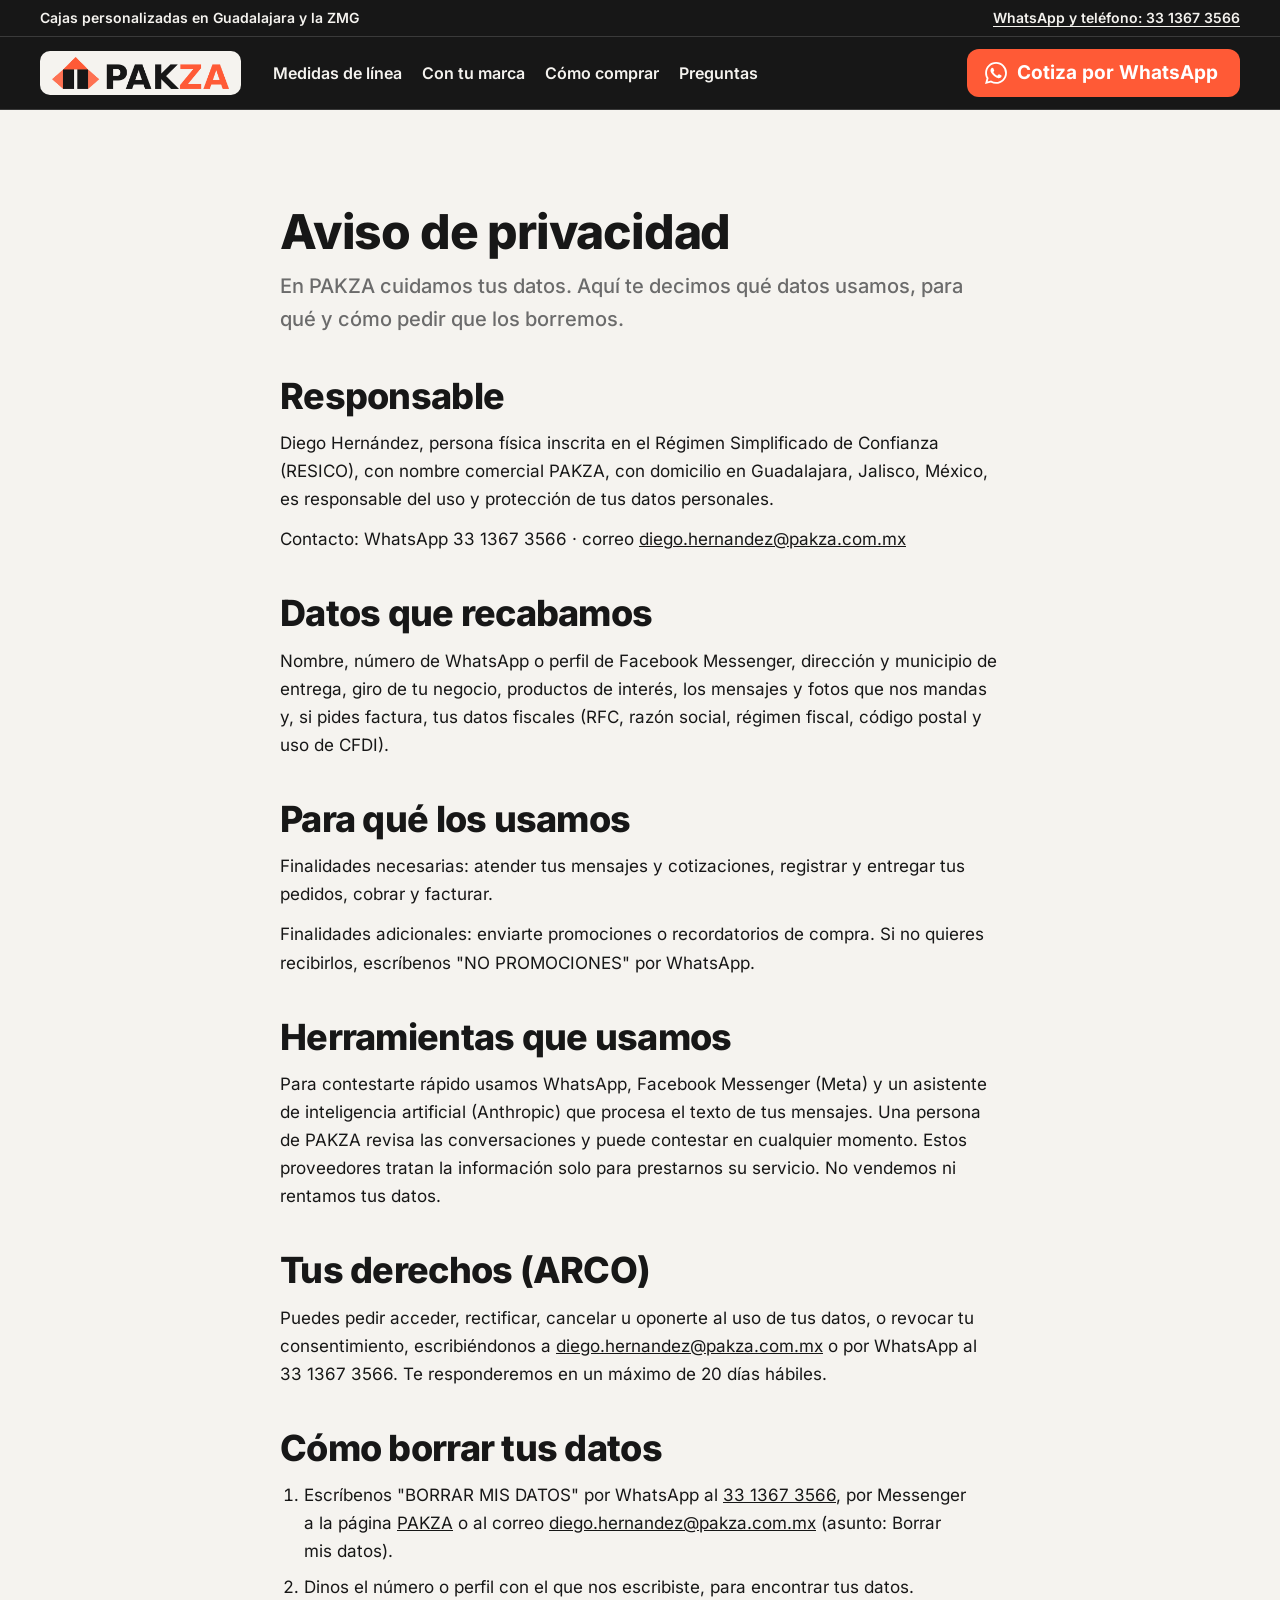
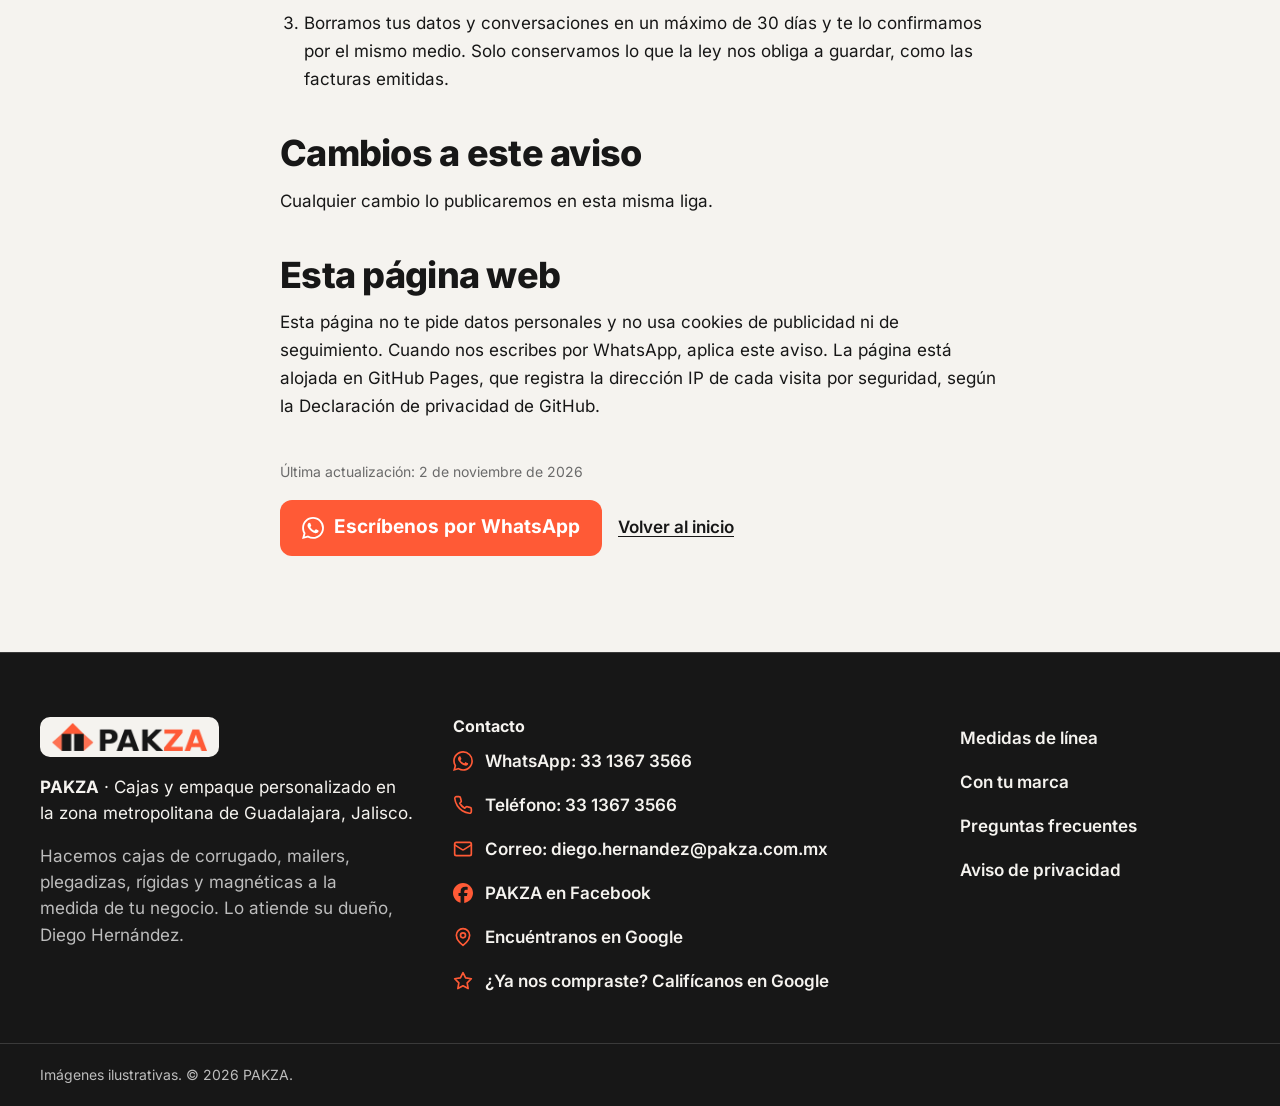
<file: privacidad.html>
<!doctype html>
<html lang="es-MX" class="sin-precios">
<head>
<meta charset="utf-8">
<meta name="viewport" content="width=device-width, initial-scale=1">
<meta name="color-scheme" content="light only">
<title>Aviso de privacidad · PAKZA Guadalajara</title>
<meta name="description" content="Cómo PAKZA, cajas y empaque personalizado en Guadalajara, usa y protege tus datos personales, y cómo pedir que los borremos.">
<link rel="canonical" href="https://pakza.com.mx/privacidad.html">
<meta property="og:type" content="website">
<meta property="og:locale" content="es_MX">
<meta property="og:site_name" content="PAKZA">
<meta property="og:url" content="https://pakza.com.mx/privacidad.html">
<meta property="og:title" content="Aviso de privacidad · PAKZA Guadalajara">
<meta property="og:description" content="Cómo PAKZA, cajas y empaque personalizado en Guadalajara, usa y protege tus datos personales, y cómo pedir que los borremos.">
<meta property="og:image" content="https://pakza.com.mx/og.jpg?v=20261107">
<meta property="og:image:width" content="1200">
<meta property="og:image:height" content="630">
<meta property="og:image:alt" content="Cajas personalizadas de PAKZA en Guadalajara">
<meta name="twitter:card" content="summary_large_image">
<meta name="theme-color" content="#171717">
<link rel="icon" href="favicon.ico" sizes="32x32">
<link rel="icon" href="favicon.svg" type="image/svg+xml">
<link rel="apple-touch-icon" href="apple-touch-icon.png">
<link rel="manifest" href="site.webmanifest">
<link rel="preload" href="fuentes/inter-latin-var.woff2" as="font" type="font/woff2" crossorigin>
<link rel="stylesheet" href="assets/estilos.css">
<script src="assets/app.js" defer></script>
<!-- Google tag (gtag.js) · Google Ads AW-18561039715 (06/11/2026) -->
<script async src="https://www.googletagmanager.com/gtag/js?id=AW-18561039715"></script>
<script>window.dataLayer=window.dataLayer||[];function gtag(){dataLayer.push(arguments);}gtag('js',new Date());gtag('config','AW-18561039715');</script>
</head>
<body data-pagina="privacidad">
<a class="saltar" href="#contenido">Saltar al contenido</a>
<svg class="sprite" xmlns="http://www.w3.org/2000/svg" aria-hidden="true">
<symbol id="i-wa" viewBox="0 0 24 24"><path d="M17.472 14.382c-.297-.149-1.758-.867-2.03-.967-.273-.099-.471-.148-.67.15-.197.297-.767.966-.94 1.164-.173.199-.347.223-.644.075-.297-.15-1.255-.463-2.39-1.475-.883-.788-1.48-1.761-1.653-2.059-.173-.297-.018-.458.13-.606.134-.133.298-.347.446-.52.149-.174.198-.298.298-.497.099-.198.05-.371-.025-.52-.075-.149-.669-1.612-.916-2.207-.242-.579-.487-.5-.669-.51-.173-.008-.371-.01-.57-.01-.198 0-.52.074-.792.372-.272.297-1.04 1.016-1.04 2.479 0 1.462 1.065 2.875 1.213 3.074.149.198 2.096 3.2 5.077 4.487.709.306 1.262.489 1.694.625.712.227 1.36.195 1.871.118.571-.085 1.758-.719 2.006-1.413.248-.694.248-1.289.173-1.413-.074-.124-.272-.198-.57-.347m-5.421 7.403h-.004a9.87 9.87 0 0 1-5.031-1.378l-.361-.214-3.741.982.998-3.648-.235-.374a9.86 9.86 0 0 1-1.51-5.26c.001-5.45 4.436-9.884 9.888-9.884 2.64 0 5.122 1.03 6.988 2.898a9.825 9.825 0 0 1 2.893 6.994c-.003 5.45-4.437 9.884-9.885 9.884m8.413-18.297A11.815 11.815 0 0 0 12.05 0C5.495 0 .16 5.335.157 11.892c0 2.096.547 4.142 1.588 5.945L.057 24l6.305-1.654a11.882 11.882 0 0 0 5.683 1.448h.005c6.554 0 11.89-5.335 11.893-11.893a11.821 11.821 0 0 0-3.48-8.413Z"/></symbol>
<symbol id="i-fb" viewBox="0 0 24 24"><path d="M9.101 23.691v-7.98H6.627v-3.667h2.474v-1.58c0-4.085 1.848-5.978 5.858-5.978.401 0 .955.042 1.468.103a8.68 8.68 0 0 1 1.141.195v3.325a8.623 8.623 0 0 0-.653-.036 26.805 26.805 0 0 0-.733-.009c-.707 0-1.259.096-1.675.309a1.686 1.686 0 0 0-.679.622c-.258.42-.374.995-.374 1.752v1.297h3.919l-.386 2.103-.287 1.564h-3.246v8.245C19.396 23.238 24 18.179 24 12.044c0-6.627-5.373-12-12-12s-12 5.373-12 12c0 5.628 3.874 10.35 9.101 11.647Z"/></symbol>
<symbol id="i-x" viewBox="0 0 24 24"><path d="M18 6 6 18"/><path d="m6 6 12 12"/></symbol>
<symbol id="i-menos" viewBox="0 0 24 24"><path d="M5 12h14"/></symbol>
<symbol id="i-mas" viewBox="0 0 24 24"><path d="M5 12h14"/><path d="M12 5v14"/></symbol>
<symbol id="i-check" viewBox="0 0 24 24"><path d="M20 6 9 17l-5-5"/></symbol>
<symbol id="i-tel" viewBox="0 0 24 24"><path d="M22 16.92v3a2 2 0 0 1-2.18 2 19.79 19.79 0 0 1-8.63-3.07 19.5 19.5 0 0 1-6-6 19.79 19.79 0 0 1-3.07-8.67A2 2 0 0 1 4.11 2h3a2 2 0 0 1 2 1.72 12.84 12.84 0 0 0 .7 2.81 2 2 0 0 1-.45 2.11L8.09 9.91a16 16 0 0 0 6 6l1.27-1.27a2 2 0 0 1 2.11-.45 12.84 12.84 0 0 0 2.81.7A2 2 0 0 1 22 16.92z"/></symbol>
<symbol id="i-correo" viewBox="0 0 24 24"><rect width="20" height="16" x="2" y="4" rx="2"/><path d="m22 7-8.97 5.7a1.94 1.94 0 0 1-2.06 0L2 7"/></symbol>
<symbol id="i-pin" viewBox="0 0 24 24"><path d="M20 10c0 6-8 12-8 12s-8-6-8-12a8 8 0 0 1 16 0Z"/><circle cx="12" cy="10" r="3"/></symbol>
<symbol id="i-estrella" viewBox="0 0 24 24"><path d="m12 2 3.09 6.26L22 9.27l-5 4.87 1.18 6.88L12 17.77l-6.18 3.25L7 14.14 2 9.27l6.91-1.01Z"/></symbol>
<symbol id="i-bolsa" viewBox="0 0 24 24"><path d="M6 2 3 6v14a2 2 0 0 0 2 2h14a2 2 0 0 0 2-2V6l-3-4Z"/><path d="M3 6h18"/><path d="M16 10a4 4 0 0 1-8 0"/></symbol>
<symbol id="i-info" viewBox="0 0 24 24"><circle cx="12" cy="12" r="10"/><path d="M12 16v-4"/><path d="M12 8h.01"/></symbol>
<symbol id="i-menu" viewBox="0 0 24 24"><path d="M4 6h16"/><path d="M4 12h16"/><path d="M4 18h16"/></symbol>
</svg>

<div class="barra-sup oscuro">
  <div class="contenedor">
    <p><span class="nw">Cajas personalizadas en Guadalajara y la ZMG</span></p>
    <a href="tel:+523313673566">WhatsApp y teléfono: 33 1367 3566</a>
  </div>
</div>
<header class="encabezado">
  <div class="contenedor encabezado__in">
    <a class="ficha-logo" href="index.html" aria-label="PAKZA, ir al inicio"><img src="img/logo-horizontal.webp" width="664" height="120" alt="PAKZA"></a>
    <nav class="menu" aria-label="Principal">
      <a href="catalogo.html">Medidas de línea</a>
      <a href="index.html#a-la-medida">Con tu marca</a>
      <a href="index.html#como-comprar">Cómo comprar</a>
      <a href="index.html#preguntas">Preguntas</a>
    </nav>
    <div class="acciones">
      <a class="btn btn--primario btn--enc" href="https://wa.me/523313673566?text=Hola%20PAKZA%2C%20vi%20su%20p%C3%A1gina%20y%20quiero%20cotizar%20%5BWEB%5D" target="_blank" rel="noopener" aria-label="Cotiza por WhatsApp"><svg class="ico ico--marca" aria-hidden="true"><use href="#i-wa"/></svg><span class="txt"><span class="solo-1280">Cotiza por </span>WhatsApp</span></a>
      <button class="boton-icono menu-btn" type="button" aria-label="Abrir menú" aria-expanded="false" aria-controls="menu-movil"><svg class="ico" aria-hidden="true"><use href="#i-menu"/></svg></button>
    </div>
  </div>
</header>
<div class="menu-movil" id="menu-movil" role="dialog" aria-modal="true" aria-label="Menú" inert>
  <div class="contenedor menu-movil__top">
    <a class="ficha-logo" href="index.html" aria-label="PAKZA, ir al inicio"><img src="img/logo-horizontal.webp" width="664" height="120" alt="PAKZA"></a>
    <button class="boton-icono" type="button" data-cerrar aria-label="Cerrar menú"><svg class="ico" aria-hidden="true"><use href="#i-x"/></svg></button>
  </div>
  <nav class="contenedor menu-movil__nav" aria-label="Menú">
    <a href="catalogo.html">Medidas de línea</a>
    <a href="index.html#a-la-medida">Con tu marca</a>
    <a href="index.html#como-comprar">Cómo comprar</a>
    <a href="index.html#preguntas">Preguntas</a>
  </nav>
  <div class="contenedor menu-movil__pie">
    <a class="btn btn--primario btn--ancho" href="https://wa.me/523313673566?text=Hola%20PAKZA%2C%20vi%20su%20p%C3%A1gina%20y%20quiero%20cotizar%20%5BWEB%5D" target="_blank" rel="noopener"><svg class="ico ico--marca" aria-hidden="true"><use href="#i-wa"/></svg>Cotiza por WhatsApp</a>
    <a class="btn btn--contorno-osc btn--ancho" href="tel:+523313673566"><svg class="ico" aria-hidden="true"><use href="#i-tel"/></svg>Llámanos: 33 1367 3566</a>
    <a class="liga" href="mailto:diego.hernandez@pakza.com.mx?subject=Cotizaci%C3%B3n%20desde%20la%20p%C3%A1gina%20%5BWEB%5D">diego.hernandez@pakza.com.mx</a>
    <a class="liga chico" href="privacidad.html" aria-current="page">Aviso de privacidad</a>
  </div>
</div>

<main id="contenido" class="legal">
  <div class="contenedor">
    <h1>Aviso de privacidad</h1>
    <p class="lead">En PAKZA cuidamos tus datos. Aquí te decimos qué datos usamos, para qué y cómo pedir que los borremos.</p>

    <section id="aviso" aria-label="Aviso de privacidad">
      <h2>Responsable</h2>
      <p>Diego Hernández, persona física inscrita en el Régimen Simplificado de Confianza (RESICO), con nombre comercial PAKZA, con domicilio en Guadalajara, Jalisco, México, es responsable del uso y protección de tus datos personales.</p>
      <p>Contacto: WhatsApp 33 1367 3566 · correo <a href="mailto:diego.hernandez@pakza.com.mx">diego.hernandez@pakza.com.mx</a></p>

      <h2>Datos que recabamos</h2>
      <p>Nombre, número de WhatsApp o perfil de Facebook Messenger, dirección y municipio de entrega, giro de tu negocio, productos de interés, los mensajes y fotos que nos mandas y, si pides factura, tus datos fiscales (RFC, razón social, régimen fiscal, código postal y uso de CFDI).</p>

      <h2>Para qué los usamos</h2>
      <p>Finalidades necesarias: atender tus mensajes y cotizaciones, registrar y entregar tus pedidos, cobrar y facturar.</p>
      <p>Finalidades adicionales: enviarte promociones o recordatorios de compra. Si no quieres recibirlos, escríbenos "NO PROMOCIONES" por WhatsApp.</p>

      <h2>Herramientas que usamos</h2>
      <p>Para contestarte rápido usamos WhatsApp, Facebook Messenger (Meta) y un asistente de inteligencia artificial (Anthropic) que procesa el texto de tus mensajes. Una persona de PAKZA revisa las conversaciones y puede contestar en cualquier momento. Estos proveedores tratan la información solo para prestarnos su servicio. No vendemos ni rentamos tus datos.</p>

      <h2>Tus derechos (ARCO)</h2>
      <p>Puedes pedir acceder, rectificar, cancelar u oponerte al uso de tus datos, o revocar tu consentimiento, escribiéndonos a <a href="mailto:diego.hernandez@pakza.com.mx">diego.hernandez@pakza.com.mx</a> o por WhatsApp al 33 1367 3566. Te responderemos en un máximo de 20 días hábiles.</p>

      <h2 id="borrar-datos">Cómo borrar tus datos</h2>
      <ol>
        <li>Escríbenos "BORRAR MIS DATOS" por WhatsApp al <a href="https://wa.me/523313673566?text=BORRAR%20MIS%20DATOS%20%5BWEB%5D" target="_blank" rel="noopener">33 1367 3566</a>, por Messenger a la página <a href="https://www.facebook.com/61595701927331" target="_blank" rel="noopener">PAKZA</a> o al correo <a href="mailto:diego.hernandez@pakza.com.mx?subject=Borrar%20mis%20datos">diego.hernandez@pakza.com.mx</a> (asunto: Borrar mis datos).</li>
        <li>Dinos el número o perfil con el que nos escribiste, para encontrar tus datos.</li>
        <li>Borramos tus datos y conversaciones en un máximo de 30 días y te lo confirmamos por el mismo medio. Solo conservamos lo que la ley nos obliga a guardar, como las facturas emitidas.</li>
      </ol>

      <h2>Cambios a este aviso</h2>
      <p>Cualquier cambio lo publicaremos en esta misma liga.</p>
    </section>

    <section id="esta-pagina">
      <h2>Esta página web</h2>
      <p>Esta página no te pide datos personales y no usa cookies de publicidad ni de seguimiento. Cuando nos escribes por WhatsApp, aplica este aviso. La página está alojada en GitHub Pages, que registra la dirección IP de cada visita por seguridad, según la Declaración de privacidad de GitHub.</p>
    </section>

    <p class="actualizado">Última actualización: 2 de noviembre de 2026</p>
    <div class="acciones">
      <a class="btn btn--primario" href="https://wa.me/523313673566?text=Hola%20PAKZA%2C%20vi%20su%20p%C3%A1gina%20y%20quiero%20cotizar%20%5BWEB%5D" target="_blank" rel="noopener"><svg class="ico ico--marca" aria-hidden="true"><use href="#i-wa"/></svg>Escríbenos por WhatsApp</a>
      <a class="liga" href="index.html">Volver al inicio</a>
    </div>
  </div>
</main>

<footer class="pie oscuro">
  <div class="contenedor pie__in">
    <div class="pie__marca">
      <a class="ficha-logo" href="index.html" aria-label="PAKZA, ir al inicio"><img src="img/logo-horizontal.webp" width="664" height="120" alt="PAKZA" loading="lazy" decoding="async"></a>
      <p><b>PAKZA</b> · Cajas y empaque personalizado en la zona metropolitana de Guadalajara, Jalisco.</p>
      <p class="pie__sobre">Hacemos cajas de corrugado, mailers, plegadizas, rígidas y magnéticas a la medida de tu negocio. Lo atiende su dueño, Diego Hernández.</p>
    </div>
    <div class="pie__contacto">
      <h2 class="pie__titulo">Contacto</h2>
      <ul>
        <li><a href="https://wa.me/523313673566?text=Hola%20PAKZA%2C%20vi%20su%20p%C3%A1gina%20y%20quiero%20cotizar%20%5BWEB%5D" target="_blank" rel="noopener"><svg class="ico ico--marca" aria-hidden="true"><use href="#i-wa"/></svg>WhatsApp: 33 1367 3566</a></li>
        <li><a href="tel:+523313673566"><svg class="ico" aria-hidden="true"><use href="#i-tel"/></svg>Teléfono: 33 1367 3566</a></li>
        <li><a href="mailto:diego.hernandez@pakza.com.mx?subject=Cotizaci%C3%B3n%20desde%20la%20p%C3%A1gina%20%5BWEB%5D"><svg class="ico" aria-hidden="true"><use href="#i-correo"/></svg>Correo: diego.hernandez@pakza.com.mx</a></li>
        <li><a href="https://www.facebook.com/61595701927331" target="_blank" rel="noopener"><svg class="ico ico--marca" aria-hidden="true"><use href="#i-fb"/></svg>PAKZA en Facebook</a></li>
        <li><a href="https://g.page/r/Cc7hVO0PxOCWEBM" target="_blank" rel="noopener"><svg class="ico" aria-hidden="true"><use href="#i-pin"/></svg>Encuéntranos en Google</a></li>
        <li><a href="https://g.page/r/Cc7hVO0PxOCWEBM/review" target="_blank" rel="noopener"><svg class="ico" aria-hidden="true"><use href="#i-estrella"/></svg>¿Ya nos compraste? Califícanos en Google</a></li>
      </ul>
    </div>
    <nav class="pie__ligas" aria-label="Pie de página">
      <a href="catalogo.html">Medidas de línea</a>
      <a href="index.html#a-la-medida">Con tu marca</a>
      <a href="index.html#preguntas">Preguntas frecuentes</a>
      <a href="privacidad.html" aria-current="page">Aviso de privacidad</a>
    </nav>
  </div>
  <div class="pie__legal"><p class="contenedor">Imágenes ilustrativas. © 2026 PAKZA.</p></div>
</footer>

<a class="wa-flota" href="https://wa.me/523313673566?text=Hola%20PAKZA%2C%20vi%20su%20p%C3%A1gina%20y%20quiero%20cotizar%20%5BWEB%5D" target="_blank" rel="noopener" aria-label="Escríbenos por WhatsApp al 33 1367 3566"><svg class="ico ico--marca" aria-hidden="true"><use href="#i-wa"/></svg><span class="wa-flota__txt">WhatsApp</span></a>
<div class="aviso" data-aviso role="status" aria-live="polite"></div>
</body>
</html>
</file>
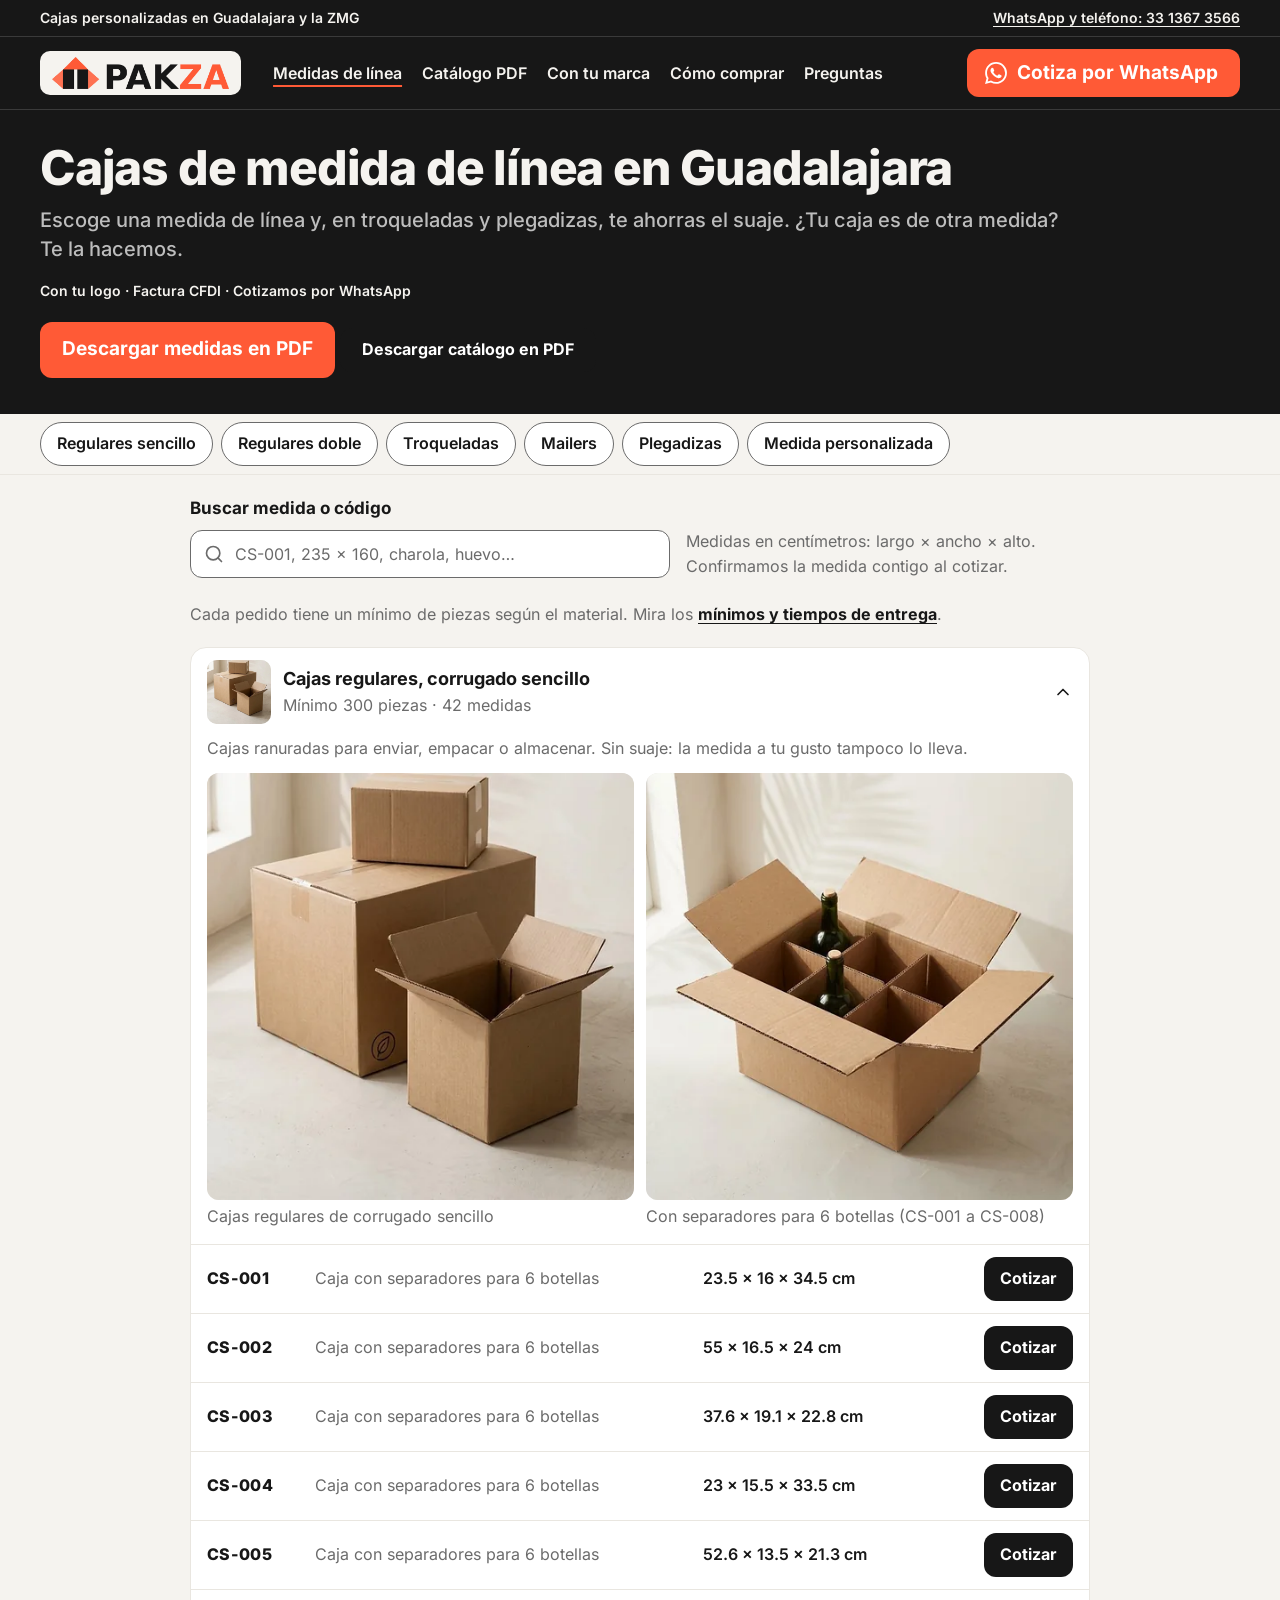
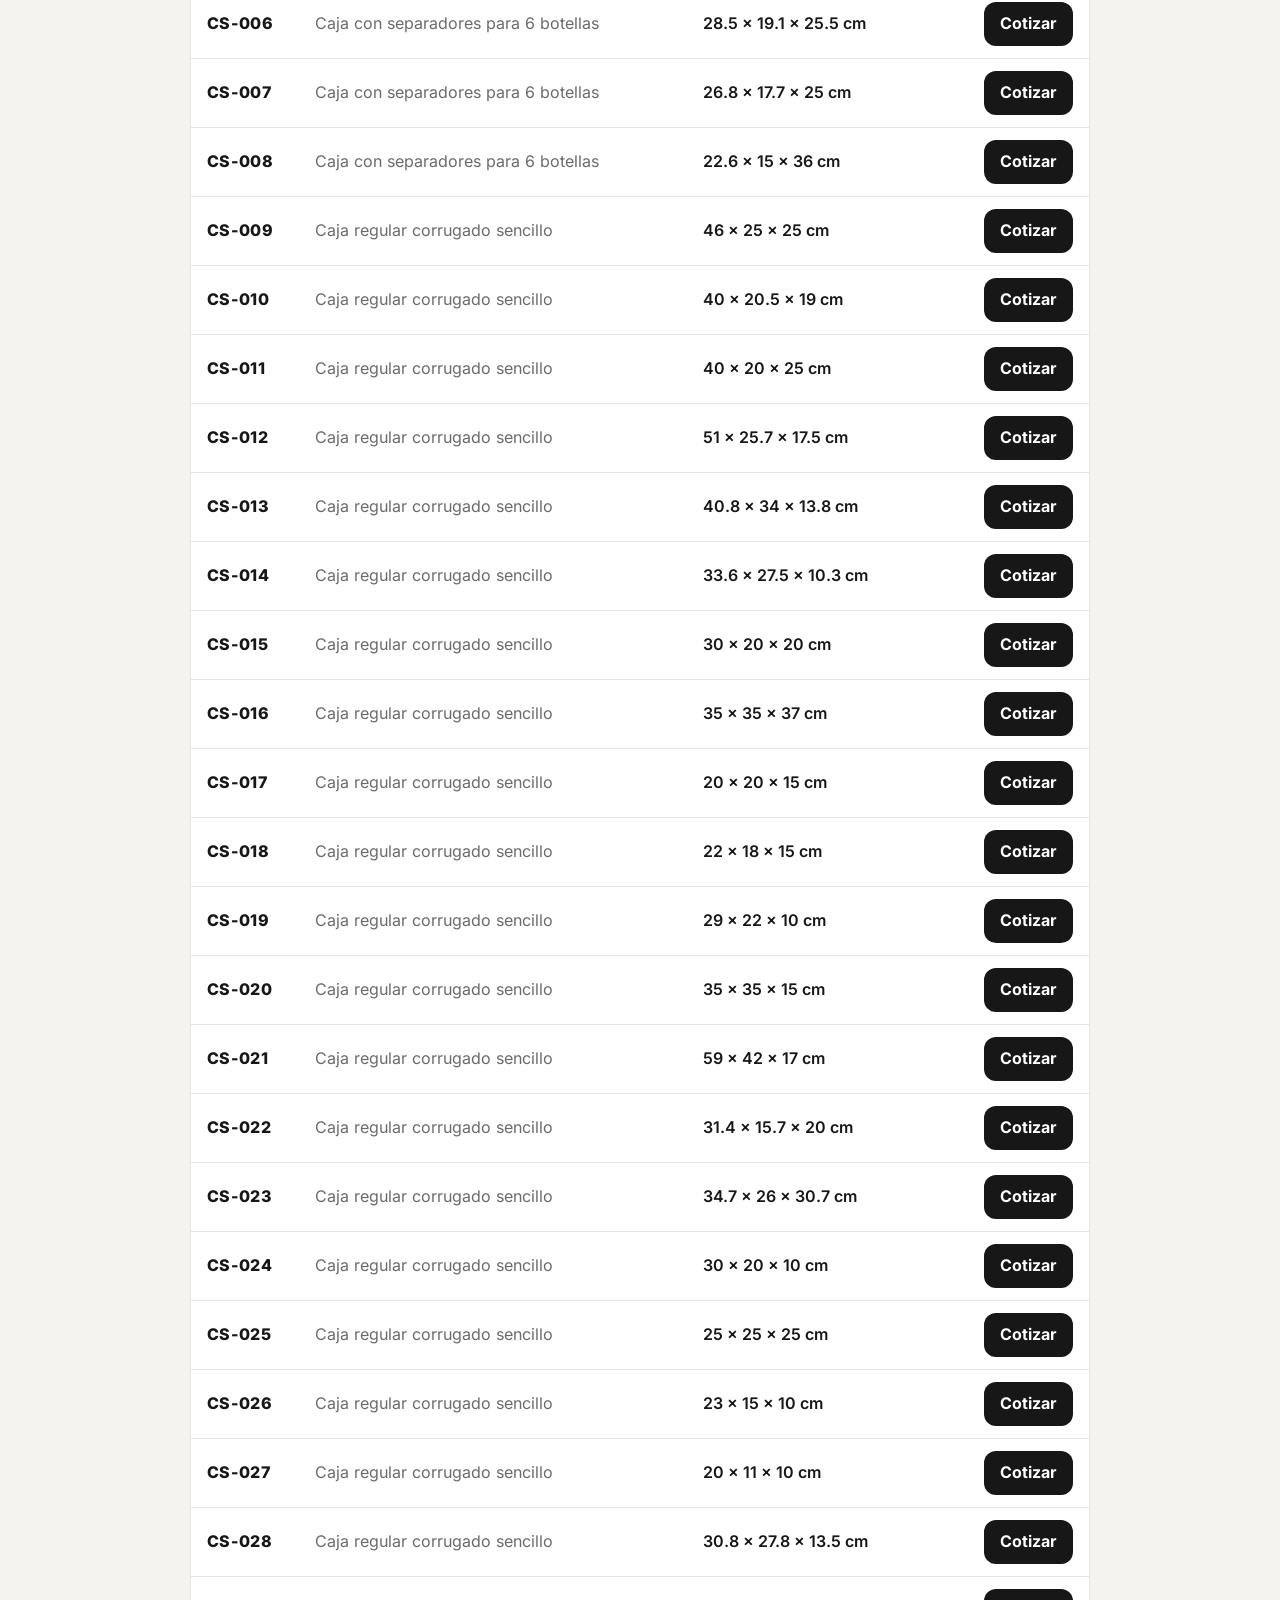
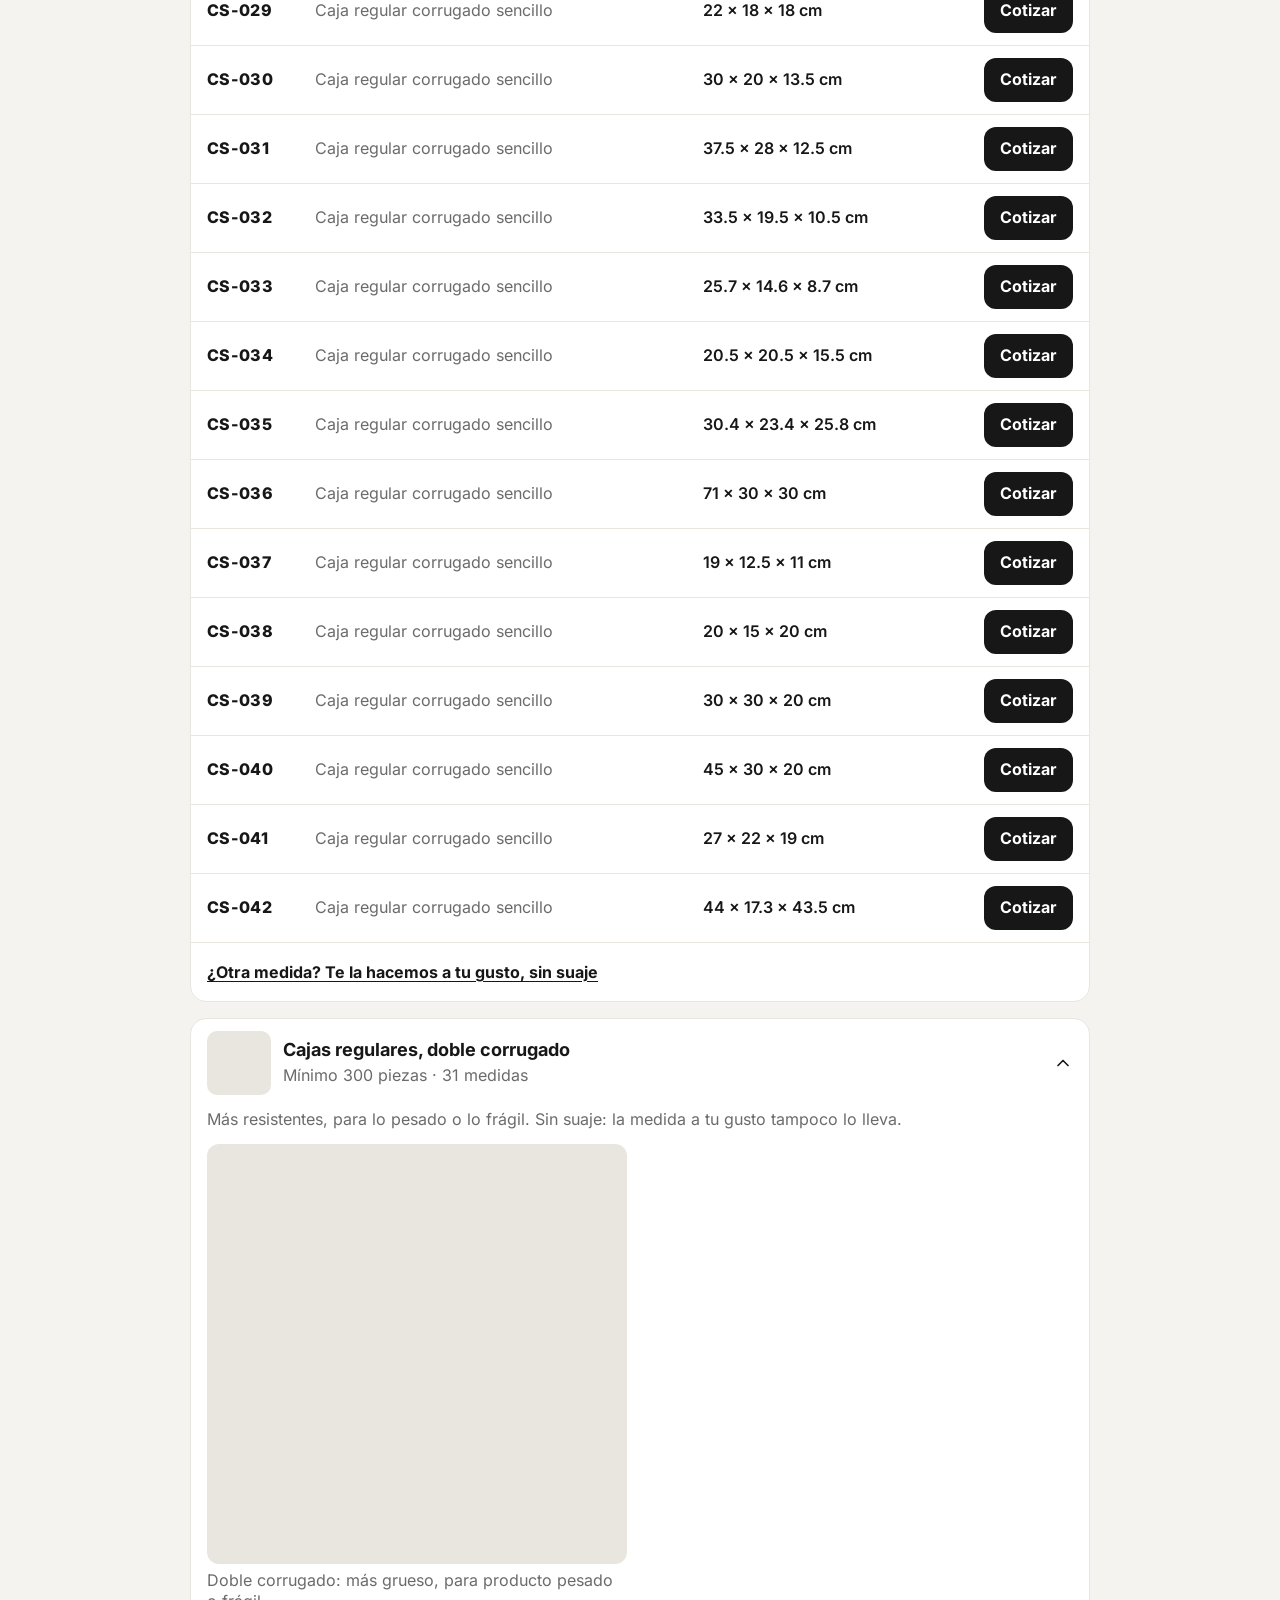
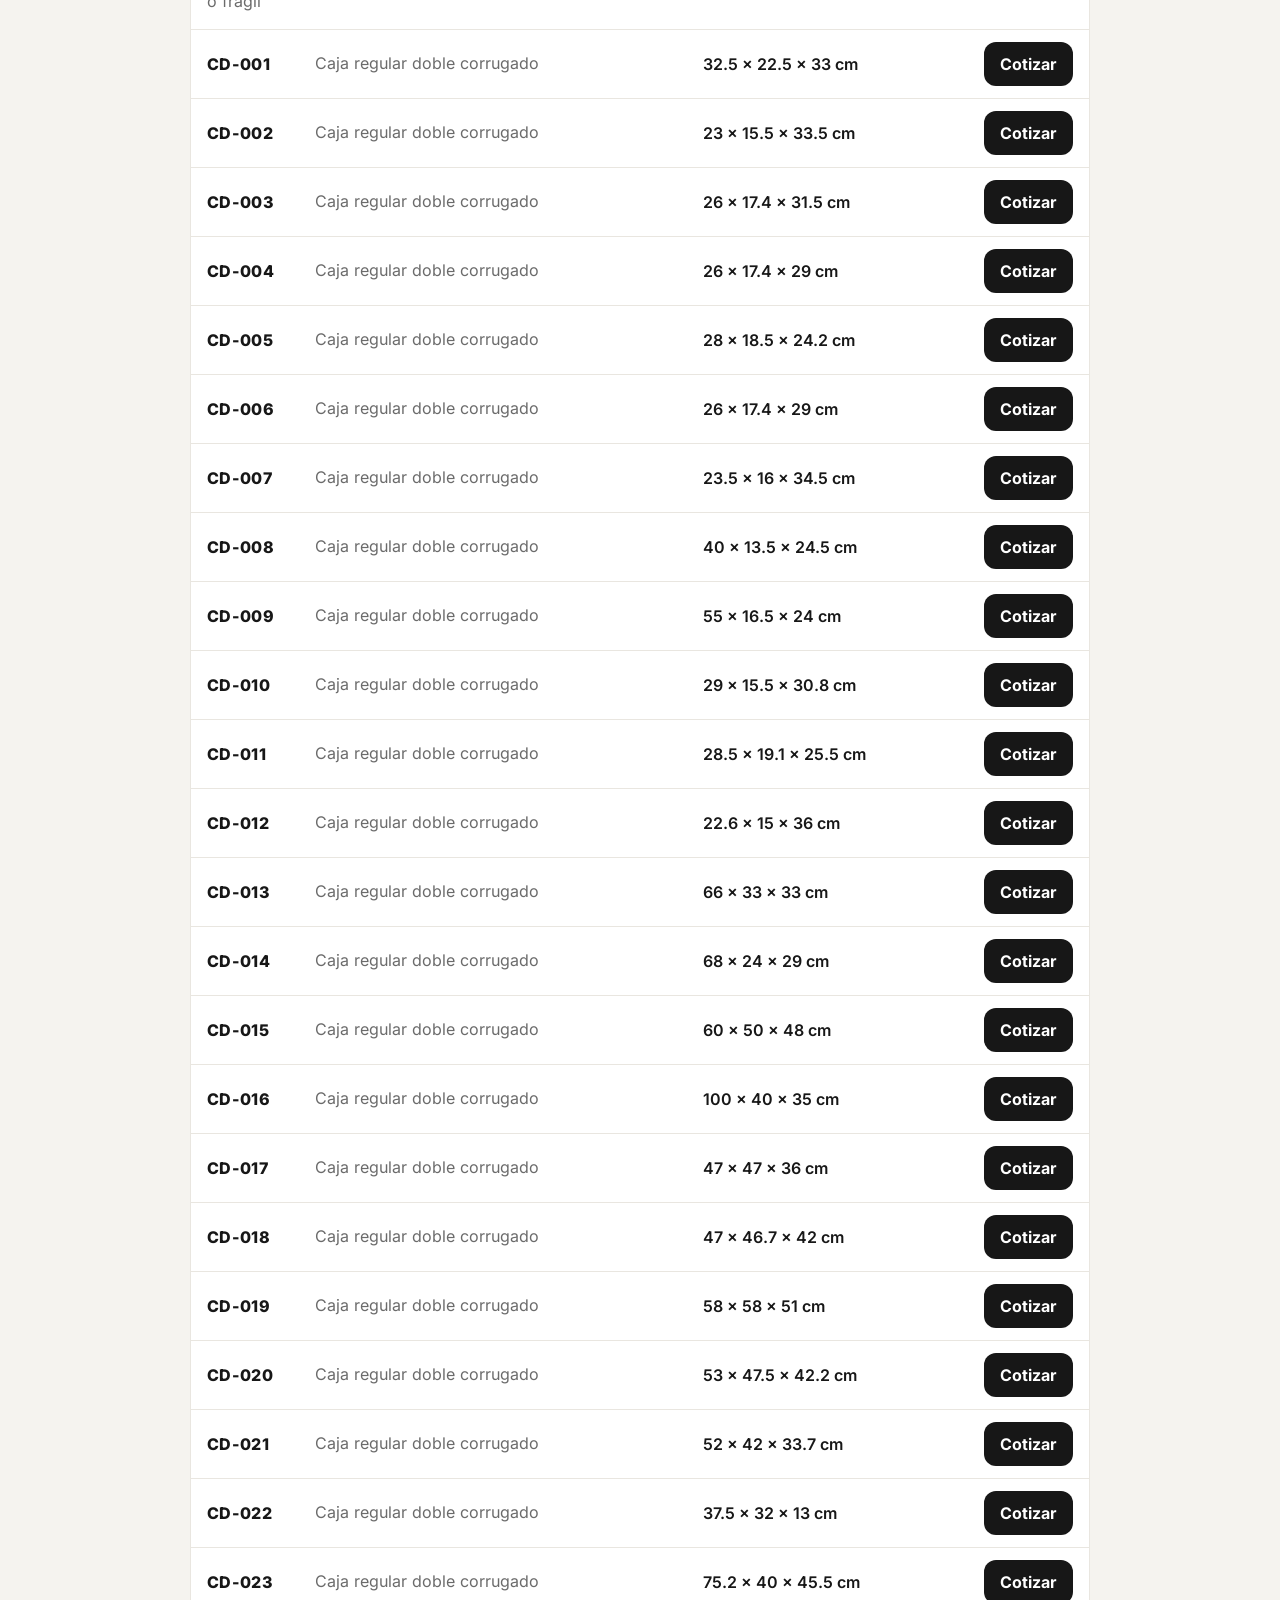
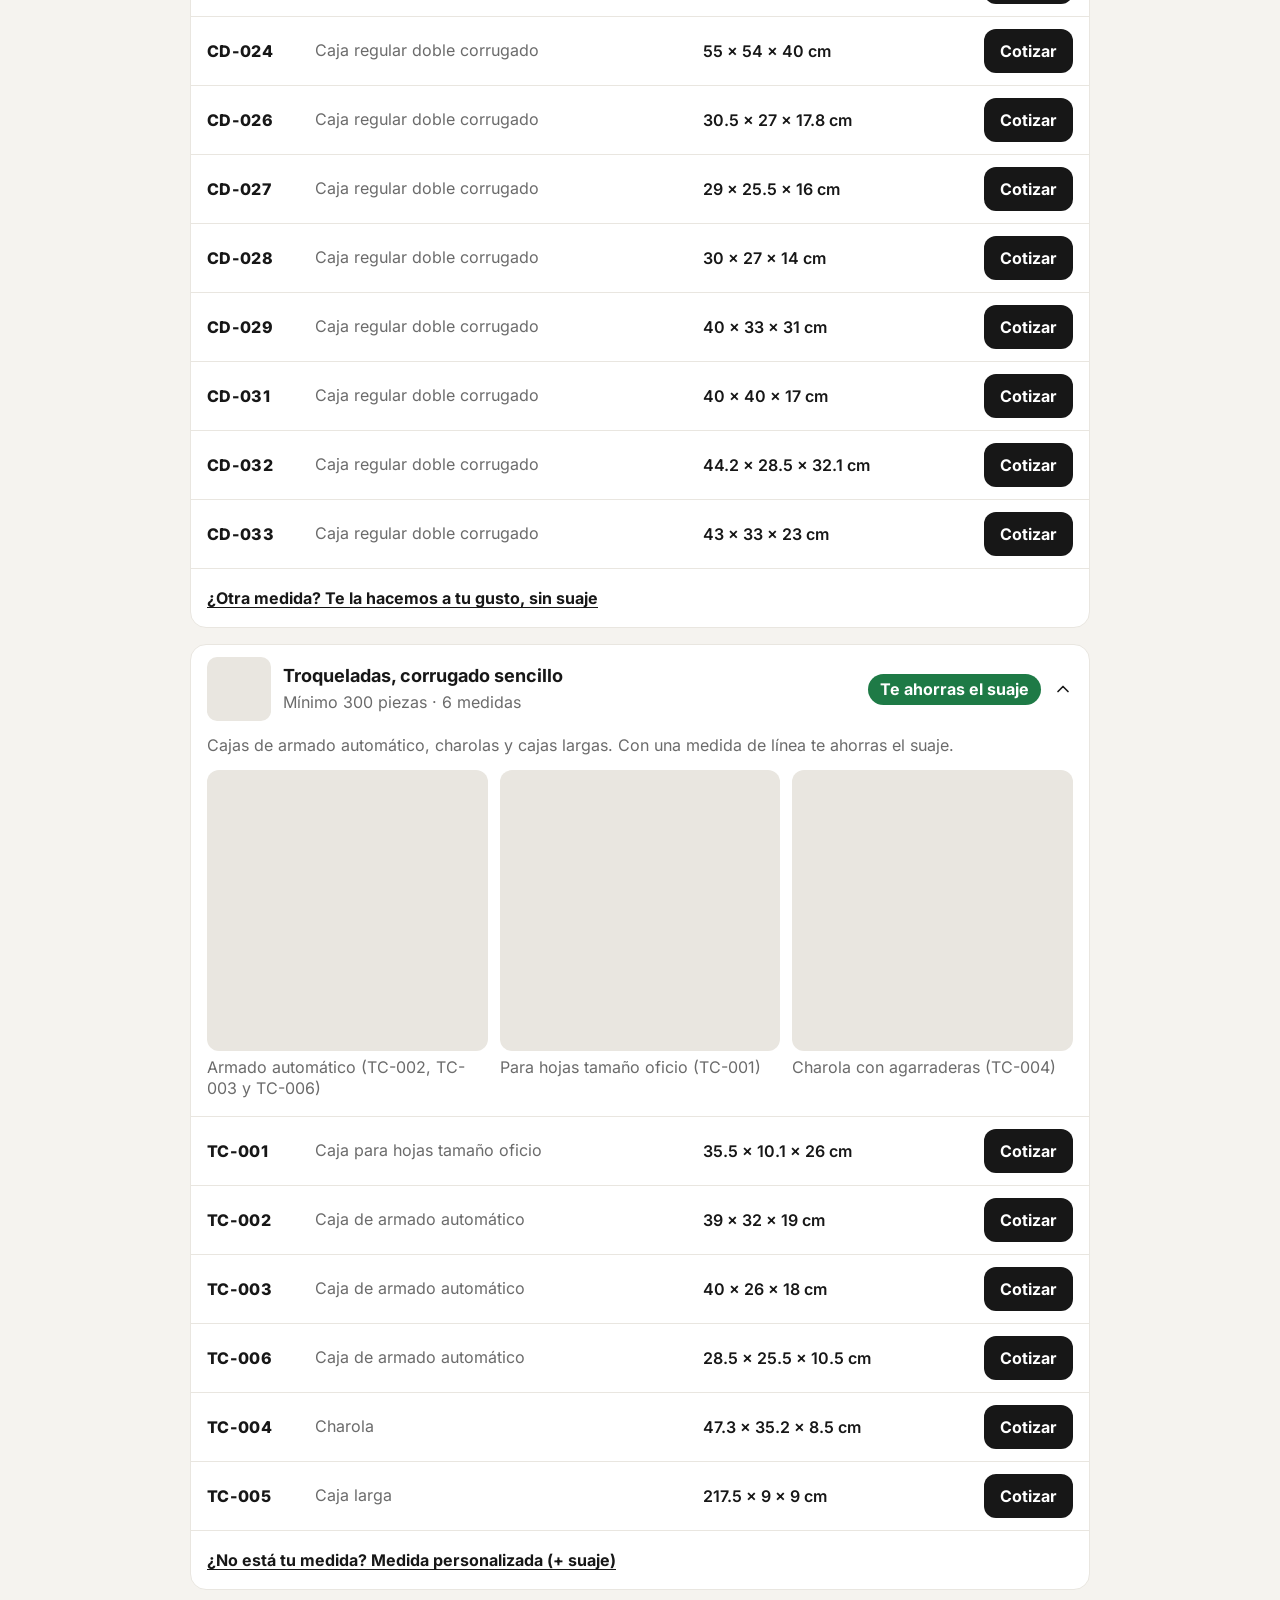
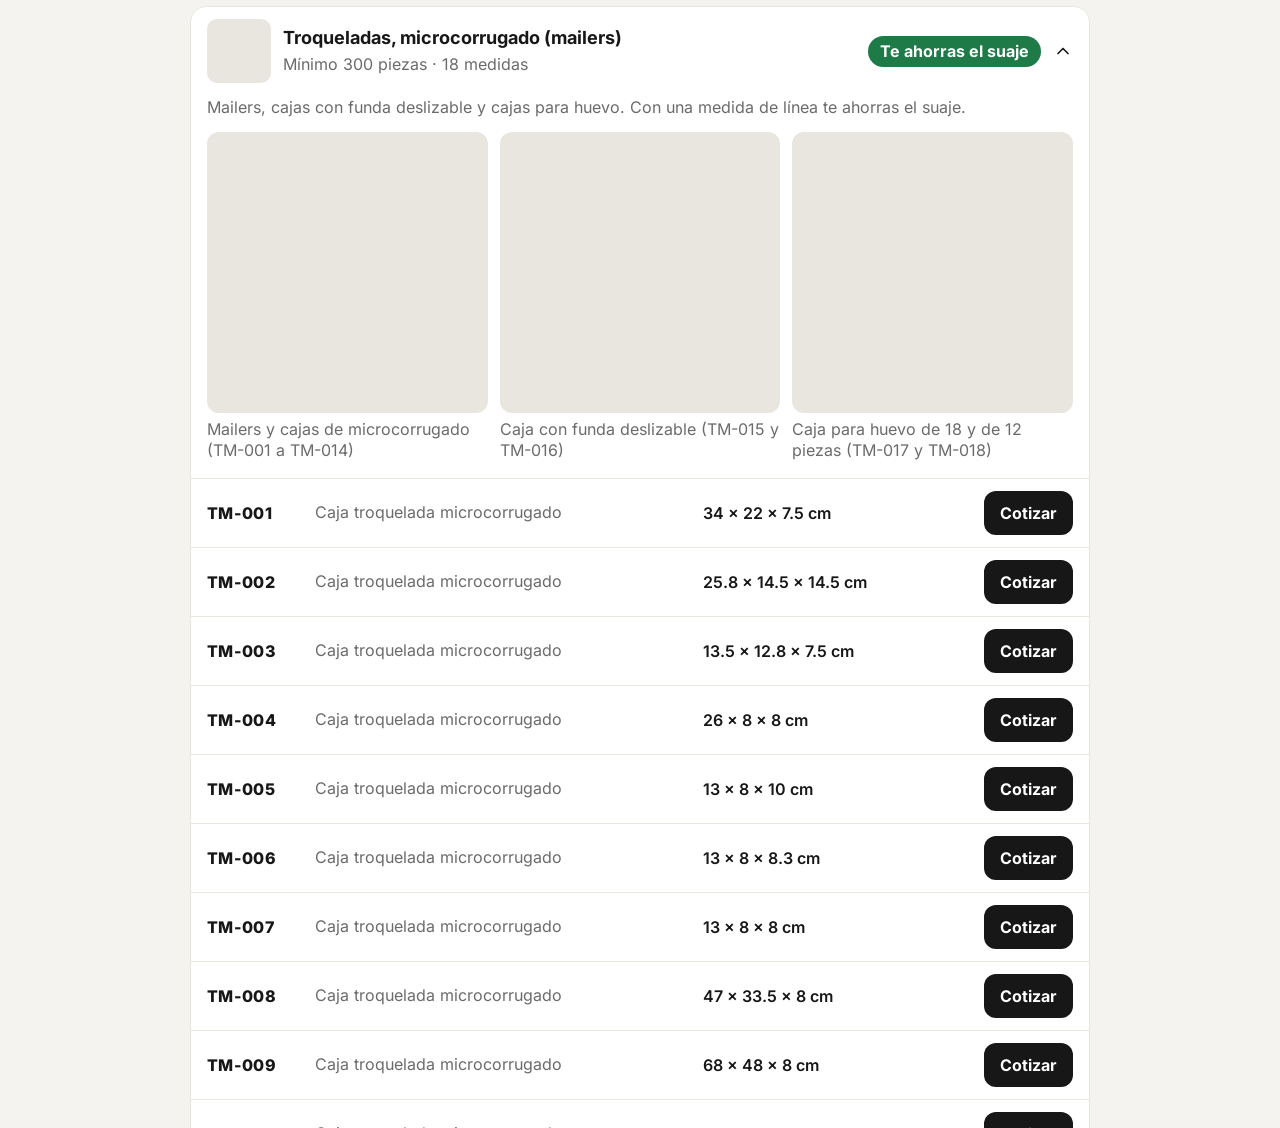
<file: p/cajas-con-tu-marca.html>
<!doctype html>
<html lang="es-MX">
<head>
<meta charset="utf-8">
<meta name="viewport" content="width=device-width,initial-scale=1">
<title>Cajas y empaque personalizado en Guadalajara · PAKZA</title>
<meta name="description" content="PAKZA hace cajas y empaque personalizado en Guadalajara. Mira las medidas de línea.">
<meta name="robots" content="noindex,follow">
<link rel="canonical" href="https://pakza.com.mx/catalogo.html">
<meta http-equiv="refresh" content="0;url=/catalogo.html">
<link rel="icon" href="/favicon.svg" type="image/svg+xml">
<style>body{margin:0;background:#FAF9F7;color:#171717;font:18px/1.5 system-ui,-apple-system,"Segoe UI",Roboto,sans-serif}main{max-width:560px;margin:0 auto;padding:48px 16px;text-align:center}a.wa{display:block;background:#171717;color:#fff;font-weight:700;text-decoration:none;padding:15px;border-radius:12px;margin-top:20px}</style>
</head>
<body>
<main>
<h1>Ahora hacemos cajas a tu medida</h1>
<p>PAKZA se enfoca en cajas y empaque personalizado en Guadalajara.</p>
<a class="wa" href="/catalogo.html">Ver las medidas de línea</a>
</main>
</body>
</html>
</file>
<file: assets/estilos.css>
﻿/* PAKZA · pakza.com.mx · estilos (un solo archivo). Tokens: brief/diseno.md 1.1 (Director de Diseño, 02/11/2026). */
:root{
  /* Color */
  --coral:#FF5A36;       /* precios grandes, botón principal, íconos de marca */
  --coral-hover:#E84A27; /* hover y presionado de botones coral */
  --coral-2:#FE7152;     /* SOLO logo e ilustración; nunca fondo de texto */
  --negro:#171717;       /* texto, encabezado, héroe, kits, llamado final, pie, botón secundario */
  --negro-2:#262626;     /* tarjetas sobre negro (igual que los anuncios) */
  --negro-3:#3A3A3A;     /* líneas y pista de avance sobre negro; nunca texto */
  --hueso:#F5F3EF;       /* fondo de página; texto sobre negro; ficha del logo */
  --blanco:#FFFFFF;      /* tarjetas, paneles, campos */
  --arena:#E9E6E0;       /* bordes, separadores, fondo de foto mientras carga; nunca fondo de texto chico */
  --gris:#6B6B6B;        /* texto secundario SOLO sobre blanco u hueso */
  --gris-claro:#BDBDBD;  /* texto secundario sobre negro y negro-2 */
  --verde:#1E7A46;       /* solo "En tu pedido" y "Tu pedido ya tiene entrega gratis", sobre claro */

  /* Tipografía: celular (se ajusta en >=1024 px) */
  --fuente:Inter,"Helvetica Neue",Arial,sans-serif;
  --fs-precio-xl:2.75rem;  /* 44 px: precios del héroe y totales de kit */
  --fs-h1:2rem;            /* 32 */
  --fs-h2:1.625rem;        /* 26 */
  --fs-h3:1.25rem;         /* 20 */
  --fs-lead:1.125rem;      /* 18 */
  --fs-base:1rem;          /* 16 */
  --fs-chico:.875rem;      /* 14 */
  --fs-precio:2rem;        /* 32: tarjeta vertical de producto */
  --fs-precio-fila:1.5rem; /* 24: filas, tarjeta horizontal, carrito */
  --fs-boton:1.1875rem;    /* 19: texto blanco sobre coral (mínimo AA) */
  --fs-boton-2:1rem;       /* 16: botones negro, hueso y de contorno */
  --fs-pregunta:1.0625rem; /* 17: pregunta del acordeón */

  /* Espacio (base 4 px) */
  --e-1:4px;--e-2:8px;--e-3:12px;--e-4:16px;--e-5:20px;--e-6:24px;--e-8:32px;--e-10:40px;--e-12:48px;--e-16:64px;--e-24:96px;
  --margen:16px;   /* margen lateral */
  --hueco:12px;    /* separación entre tarjetas */
  --seccion:48px;  /* aire arriba y abajo de cada sección */
  --ancho:1200px;  /* ancho máximo del contenido */
  --ancho-texto:680px;

  /* Forma */
  --r-chico:8px;--r-boton:12px;--r-tarjeta:16px;--r-grande:24px;--r-pildora:999px;
  --sombra-1:0 1px 2px rgba(23,23,23,.06);
  --sombra-2:0 10px 30px rgba(23,23,23,.08);
  --sombra-3:0 20px 50px rgba(0,0,0,.45);
  --sombra-flota:0 8px 24px rgba(23,23,23,.28);
  --sombra-panel:0 -10px 30px rgba(23,23,23,.18);

  /* Alturas */
  --alto-barra-sup:36px; --alto-header:60px; --alto-boton:56px; --alto-control:48px; --alto-min:44px;

  /* Capas */
  --z-chips:40;--z-header:50;--z-barra:60;--z-wa:70;--z-aviso:80;--z-velo:90;--z-panel:100;

  /* Movimiento */
  --t-rapida:150ms; --t-panel:220ms; --curva:cubic-bezier(.2,.8,.2,1);
}
@media (min-width:768px){ :root{ --margen:24px; --hueco:20px; --seccion:64px; } }
@media (min-width:1024px){ :root{
  --margen:32px; --hueco:24px; --seccion:96px; --alto-header:72px;
  --fs-precio-xl:3.5rem; --fs-h1:3rem; --fs-h2:2.25rem; --fs-h3:1.375rem; --fs-lead:1.25rem;
  --fs-base:1.0625rem; --fs-precio:2.25rem; --fs-pregunta:1.125rem; } }

@font-face{font-family:Inter;src:url(../fuentes/inter-latin-var.woff2) format("woff2");font-weight:100 900;font-style:normal;font-display:swap}

/* Base */
*,*::before,*::after{box-sizing:border-box}
html{font-size:100%;-webkit-text-size-adjust:100%;scroll-behavior:smooth}
body{margin:0;font:400 var(--fs-base)/1.55 var(--fuente);color:var(--negro);background:var(--hueso);-webkit-font-smoothing:antialiased}
h1,h2,h3{text-wrap:balance;margin:0}
p,ul,ol{margin:0}
p,li{text-wrap:pretty}
ul,ol{padding:0;list-style:none}
img{display:block;max-width:100%;height:auto}
a{color:inherit}
button,input,select{font:inherit;color:inherit;margin:0}
button{cursor:pointer}
[hidden]{display:none!important}
.contenedor{max-width:calc(var(--ancho) + 2*var(--margen));margin:0 auto;padding:0 var(--margen)}
.oscuro{background:var(--negro);color:var(--hueso)}
.precio,.total,.cantidad{font-variant-numeric:tabular-nums}
.sprite{display:none}
.ico{width:24px;height:24px;flex:none;fill:none;stroke:currentColor;stroke-width:2;stroke-linecap:round;stroke-linejoin:round}
.ico--marca{fill:currentColor;stroke:none}
h1{font-size:var(--fs-h1);font-weight:800;line-height:1.08;letter-spacing:-.025em}
h2{font-size:var(--fs-h2);font-weight:800;line-height:1.15;letter-spacing:-.02em}
h3{font-size:var(--fs-h3);font-weight:700;line-height:1.3;letter-spacing:-.01em}
.lead{font-size:var(--fs-lead);font-weight:500;line-height:1.45}
.chico{font-size:var(--fs-chico);font-weight:500;line-height:1.4}
.bajada{color:var(--gris);margin-top:8px;max-width:68ch}
.oscuro .bajada{color:var(--gris-claro)}
.seccion{padding:var(--seccion) 0}
.blanca{background:var(--blanco)}
.cuerpo{margin-top:24px}
.centro{text-align:center}
.mas-abajo{margin-top:24px}
.nw{white-space:nowrap} /* un dato de una franja no se corta: solo se corta entre un dato y otro */
@media (min-width:1024px){.centro-esc{text-align:center}}
/* Oculto a la vista solo en celular; el lector de pantalla lo sigue leyendo (aria-describedby, label) */
@media (max-width:767.98px){.solo-lector{position:absolute;width:1px;height:1px;margin:-1px;padding:0;border:0;overflow:hidden;clip:rect(0 0 0 0);white-space:nowrap}}
[id]{scroll-margin-top:16px}
:focus-visible{outline:3px solid var(--negro);outline-offset:2px}
.oscuro :focus-visible,.menu-movil :focus-visible,.barra-pedido :focus-visible{outline-color:var(--hueso)}
.saltar{position:absolute;left:8px;top:-80px;z-index:200;display:flex;align-items:center;min-height:44px;padding:0 16px;border-radius:8px;background:var(--hueso);color:var(--negro);font-weight:700}
.saltar:focus{top:8px}
@media (min-width:1024px){.cuerpo{margin-top:32px}[id]{scroll-margin-top:88px}}

/* Botones */
.btn{display:inline-flex;align-items:center;justify-content:center;gap:10px;min-height:var(--alto-min);padding:4px 20px;border:2px solid transparent;border-radius:var(--r-boton);font-size:var(--fs-boton-2);font-weight:700;line-height:1.2;text-align:center;text-decoration:none;text-wrap:balance;-webkit-tap-highlight-color:transparent;transition:background-color var(--t-rapida),color var(--t-rapida),border-color var(--t-rapida),box-shadow var(--t-rapida)}
.btn .ico{width:22px;height:22px}
.btn--primario{min-height:var(--alto-boton);background:var(--coral);color:#fff;font-size:var(--fs-boton)}
.btn--primario:active{background:var(--coral-hover);box-shadow:inset 0 2px 0 rgba(0,0,0,.12)}
.btn--secundario{background:var(--negro);color:#fff}
.btn--secundario:active{background:#000}
.btn--inverso{background:var(--hueso);color:var(--negro)}
.btn--inverso:active{background:var(--arena)}
.btn--contorno{background:transparent;border-color:var(--negro);color:var(--negro)}
.btn--contorno-osc{min-height:48px;background:transparent;border-color:var(--hueso);color:var(--hueso)}
.btn--ancho{width:100%}
.liga{display:inline-flex;align-items:center;gap:8px;min-height:44px;padding:0;border:0;background:none;font-weight:600;text-decoration:underline;text-decoration-thickness:1px;text-underline-offset:3px;transition:text-decoration-color var(--t-rapida)}
@media (hover:hover){
  .btn--primario:hover{background:var(--coral-hover)}
  .btn--secundario:hover{background:#2B2B2B}
  .btn--inverso:hover{background:#fff}
  .btn--contorno:hover{background:var(--negro);color:#fff}
  .btn--contorno-osc:hover{background:var(--hueso);color:var(--negro)}
  .liga:hover{text-decoration-thickness:2px;text-decoration-color:var(--coral)}
}

/* Encabezado */
.barra-sup{display:none}
.encabezado{background:var(--negro);color:var(--hueso)}
.encabezado__in{display:flex;align-items:center;gap:8px;height:var(--alto-header)}
.ficha-logo{display:inline-flex;flex:none;align-items:center;padding:6px 8px;border-radius:10px;background:var(--hueso);margin-right:auto}
.ficha-logo img{width:auto;height:24px}
.menu{display:none}
.acciones{display:flex;align-items:center;gap:8px}
.btn--enc{min-height:48px;padding:0 12px}
.btn--enc .ico,.solo-1280{display:none}
.btn--mipedido{display:none}
.insignia{position:absolute;top:-7px;right:-7px;min-width:20px;height:20px;padding:0 5px;border-radius:999px;background:var(--coral);color:var(--negro);font-size:13px;font-weight:800;line-height:20px;text-align:center}
.boton-icono{display:inline-flex;flex:none;align-items:center;justify-content:center;width:44px;height:44px;padding:0;border:0;border-radius:var(--r-boton);background:none;color:inherit}
.boton-icono .ico{width:26px;height:26px}
@media (max-width:379.98px){.btn--enc{width:48px;padding:0}.btn--enc .txt{display:none}.btn--enc .ico{display:block}}
@media (min-width:1024px){
  .barra-sup{display:block;border-bottom:1px solid var(--negro-3);font-size:14px;font-weight:600}
  .barra-sup .contenedor{display:flex;align-items:center;justify-content:space-between;gap:16px;min-height:var(--alto-barra-sup)}
  .barra-sup a{display:inline-flex;align-items:center;min-height:36px;text-underline-offset:3px}
  .encabezado{position:sticky;top:0;z-index:var(--z-header);border-bottom:1px solid var(--negro-3)}
  .ficha-logo{padding:6px 12px;margin-right:0}
  .ficha-logo img{height:28px}
  .menu{display:flex;gap:16px;margin:0 auto 0 24px}
  .menu a{display:flex;align-items:center;min-height:44px;font-size:16px;font-weight:600;text-decoration:underline 2px transparent;text-underline-offset:6px;transition:text-decoration-color var(--t-rapida)}
  .menu a[aria-current=page]{text-decoration-color:var(--coral)}
  .btn--enc{padding:0 20px 0 16px}
  .btn--enc .ico{display:block}
  .btn--mipedido:not([hidden]){display:inline-flex;position:relative;width:48px;padding:0}
  .btn--mipedido .txt{display:none}
  .menu-btn{display:none}
}
@media (min-width:1024px) and (hover:hover){.menu a:hover{text-decoration-color:var(--coral)}}
@media (min-width:1280px){
  .ficha-logo img{height:32px}
  .menu{gap:20px}
  .solo-1280{display:inline}
  .btn--mipedido:not([hidden]){width:auto;padding:0 16px}
  .btn--mipedido .txt{display:inline}
  .btn--mipedido .ico,.btn--mipedido .insignia{display:none}
}

/* Menú del celular */
.menu-movil{position:fixed;inset:0;z-index:var(--z-panel);display:flex;flex-direction:column;overflow-y:auto;background:var(--negro);color:var(--hueso);opacity:0;visibility:hidden;transition:opacity var(--t-rapida),visibility 0s linear var(--t-rapida)}
.menu-movil.abierto{opacity:1;visibility:visible;transition:opacity var(--t-rapida)}
.menu-movil>.contenedor{width:100%} /* 06/11/2026: en catálogo, privacidad y 404 el menú quedaba angosto y desalineado */
.menu-movil__top{display:flex;align-items:center;justify-content:space-between;height:60px}
.menu-movil__nav a{display:flex;align-items:center;min-height:60px;border-bottom:1px solid var(--negro-3);font-size:22px;font-weight:800;text-decoration:none}
.menu-movil__pie{display:grid;gap:12px;padding-top:24px;padding-bottom:32px}
.menu-movil__pie .liga{justify-self:start;overflow-wrap:anywhere}
@media (min-width:1024px){.menu-movil{display:none}}

/* Héroe */
.heroe{padding:20px 0 32px}
.heroe__in{display:grid;gap:24px}
.heroe__sub{margin-top:12px;color:var(--gris-claro)}
.heroe__botones{display:grid;gap:12px;margin-top:20px}
.heroe__nota{margin-top:12px;color:var(--gris-claro);text-wrap:balance}
.heroe__precios{display:grid;grid-template-columns:1fr 1fr;gap:12px;margin-top:20px}
.heroe__foto img{width:100%;aspect-ratio:16/10;object-fit:cover;border-radius:var(--r-tarjeta);background:var(--negro-2)}
.heroe__nota{font-weight:400}
.tprecio{display:flex;flex-direction:column;padding:14px 12px;border-radius:var(--r-tarjeta);background:var(--negro-2);container-type:inline-size}
.tprecio__nombre{min-height:36px;color:var(--gris-claro);font-size:14px;font-weight:600;line-height:1.3}
.tprecio__fila{display:flex;flex:1;flex-direction:column;justify-content:space-between;gap:12px;margin-top:8px}
.tprecio__precio{min-height:1em;color:var(--coral);font-size:var(--fs-precio-xl);font-weight:900;line-height:1;letter-spacing:-.03em;font-variant-numeric:tabular-nums}
.tprecio__unidad{margin-top:6px;font-size:14px;font-weight:600}
.tprecio .btn{width:100%}
@container (min-width:248px){.tprecio__fila{flex:none;flex-direction:row;align-items:flex-end}.tprecio .btn{width:auto;padding:4px 16px}}
.tprecio.tprecio--lleno .tprecio__fila{flex-direction:column;align-items:stretch}
@media (min-width:1024px){
  .heroe{padding:48px 0 64px}
  .heroe__in{grid-template-columns:1.05fr .95fr;gap:56px;align-items:center}
  .heroe__botones{display:flex;flex-wrap:wrap;gap:16px}
  .heroe__nota{margin-top:16px}
  .heroe__precios{gap:16px;margin-top:24px}
  .heroe__foto img{aspect-ratio:4/3;border-radius:var(--r-grande);box-shadow:var(--sombra-3)}
  .tprecio{padding:16px 18px}
  .tprecio__nombre{min-height:0}
}

/* Barra de confianza */
.confianza{padding:24px 0;border-bottom:1px solid var(--arena);background:var(--blanco)}
.confianza ul{display:grid;gap:16px}
.confianza li{display:grid;grid-template-columns:28px 1fr;align-content:start;column-gap:12px}
.confianza .ico{grid-row:span 2;width:28px;height:28px;color:var(--coral)}
.confianza b{font-weight:700;line-height:1.35}
.confianza li>span{color:var(--gris);font-size:14px;font-weight:500;line-height:1.4}
@media (min-width:1024px){.confianza{padding:28px 0}.confianza ul{grid-template-columns:repeat(4,1fr);gap:32px}.confianza b{font-size:17px}}

/* Precio */
.precio{display:flex;flex-wrap:wrap;align-items:baseline;column-gap:6px;margin-top:8px}
.precio__monto{color:var(--coral);font-size:var(--fs-precio-fila);font-weight:800;line-height:1.1;letter-spacing:-.01em;font-variant-numeric:tabular-nums}
.precio__unidad{font-size:14px;font-weight:600}
.precio__sale{margin-top:2px;color:var(--negro);font-size:16px;font-weight:600;line-height:1.35}
.precio__sale b{font-weight:800;white-space:nowrap}
.precio__iva{margin-top:2px;color:var(--gris);font-size:14px;font-weight:500}
[data-precio-bloque]:empty{min-height:62px}

/* Tarjetas de producto (portada) */
.tarjetas{display:grid;gap:var(--hueco)}
.tarjeta{display:grid;grid-template-columns:112px 1fr;gap:12px;padding:16px;border:1px solid var(--arena);border-radius:var(--r-tarjeta);background:var(--blanco);box-shadow:var(--sombra-1);transition:box-shadow var(--t-rapida)}
.tarjeta picture{display:contents} /* la <img> sigue siendo la celda de la rejilla */
.tarjeta source{display:none} /* sin esto el <source> también entra a la rejilla y empuja la foto a la 2a columna */
.tarjeta__foto{width:112px;height:112px;object-fit:cover;border-radius:12px;background:var(--negro-2)}
.tarjeta h3{font-size:17px}
.tarjeta__linea{margin-top:4px;color:var(--gris)}
.tarjeta .liga{text-align:left}
.tarjeta__acciones{display:flex;grid-column:1/-1;align-items:flex-start;gap:8px}
.tarjeta__acciones .accion{flex:1;min-width:0}
.tarjeta__acciones .accion>.btn{width:100%}
.tarjeta__acciones>.btn{flex:none;width:112px;padding:4px 8px}
@media (min-width:768px){.tarjetas{grid-template-columns:1fr 1fr}}
@media (min-width:1024px){
  .tarjetas{grid-template-columns:repeat(3,1fr)}
  .tarjeta{display:flex;flex-direction:column;gap:0;padding:0;overflow:hidden}
  .tarjeta__foto{width:100%;height:auto;aspect-ratio:4/3;border-radius:0}
  .tarjeta__cuerpo{padding:20px 20px 0}
  .tarjeta h3{font-size:22px}
  .tarjeta__linea{font-size:17px}
  .tarjeta .precio__monto{font-size:var(--fs-precio);font-weight:900;letter-spacing:-.02em}
  .tarjeta__acciones{margin-top:auto;padding:16px 20px 20px}
  .tarjeta__acciones .btn{min-height:48px}
}
@media (min-width:1024px) and (hover:hover){.tarjeta:hover{box-shadow:var(--sombra-2)}}

/* Control de cantidad */
.cant{display:inline-grid;grid-template-columns:44px minmax(0,1fr) 44px;width:148px;max-width:100%;height:48px;overflow:hidden;border:2px solid var(--negro);border-radius:12px;background:var(--blanco)}
.cant__btn{display:flex;align-items:center;justify-content:center;padding:0;border:0;background:var(--blanco);color:var(--negro);transition:background-color var(--t-rapida)}
.cant__btn .ico{width:20px;height:20px;stroke-width:2.5}
.cant__num{width:100%;min-width:0;padding:0;border:0;background:transparent;font-size:18px;font-weight:800;text-align:center;font-variant-numeric:tabular-nums;-moz-appearance:textfield;appearance:textfield}
.cant__num::-webkit-inner-spin-button,.cant__num::-webkit-outer-spin-button{-webkit-appearance:none;margin:0}
.cant :focus-visible{outline-offset:-3px}
.cant--osc{border-color:var(--hueso);background:transparent}
.cant--osc .cant__btn{background:transparent;color:var(--hueso)}
.cant--osc .cant__num{color:var(--hueso)}
.en-pedido{display:flex;align-items:center;gap:4px;margin-top:6px;color:var(--verde);font-size:14px;font-weight:700}
.en-pedido .ico{width:16px;height:16px;stroke-width:2.5}
.tprecio .en-pedido{color:var(--hueso)}
@media (hover:hover){.cant__btn:hover{background:var(--hueso)}.cant--osc .cant__btn:hover{background:var(--negro-3)}}

/* Kits */
.kits{display:grid;gap:var(--hueco);max-width:560px;margin-left:auto;margin-right:auto}
.kit{display:flex;flex-direction:column;overflow:hidden;border-radius:var(--r-tarjeta);background:var(--negro-2)}
.kit__foto{width:100%;aspect-ratio:16/9;object-fit:cover;background:var(--negro-3)}
.kit__cuerpo{display:flex;flex:1;flex-direction:column;padding:20px}
.kit h3{font-size:22px;font-weight:800}
.kit__sub{margin-top:4px;color:var(--gris-claro)}
.lista-check{display:grid;gap:8px;margin-top:16px}
.lista-check li{display:grid;grid-template-columns:18px 1fr;align-items:start;gap:10px}
.lista-check .ico{width:18px;height:18px;margin-top:3px;color:var(--coral);stroke-width:2.5}
.kit__total{display:flex;flex-wrap:wrap;align-items:baseline;gap:8px;margin-top:auto;padding-top:20px}
.kit__total b{color:var(--coral);font-size:var(--fs-precio-xl);font-weight:900;line-height:1;letter-spacing:-.03em;font-variant-numeric:tabular-nums}
.kit__total span{color:var(--gris-claro);font-size:14px;font-weight:600}
.kit .btn{min-height:48px;margin-top:16px}
.kit .liga{justify-content:center;margin-top:8px;font-weight:700}
.kit .liga .ico{width:20px;height:20px}
.kits__nota{margin-top:24px;color:var(--gris-claro);text-align:center}
.kitc{display:flex;flex-direction:column;padding:16px;border:1px solid var(--arena);border-radius:var(--r-tarjeta);background:var(--blanco)}
.kitc h3{font-size:18px}
.kitc__trae{margin-top:6px;color:var(--gris);font-size:14px}
.kitc__total{display:flex;flex-wrap:wrap;align-items:baseline;gap:6px;margin-top:auto;padding-top:12px;color:var(--gris);font-size:14px;font-weight:600}
.kitc__total b{color:var(--coral);font-size:28px;font-weight:900;line-height:1.1;font-variant-numeric:tabular-nums}
.kitc .btn{margin-top:12px}
@media (min-width:1024px){.kits{grid-template-columns:repeat(3,1fr);max-width:none}.kit__cuerpo{padding:24px}}

/* Pasos, entrega y pago */
.pasos{display:grid;gap:var(--hueco)}
.paso{padding:20px;border-radius:var(--r-tarjeta);background:var(--blanco)}
.paso__num{display:block;color:var(--coral);font-size:48px;font-weight:900;line-height:1}
.paso h3{margin-top:12px}
.paso p{margin-top:8px}
.entrega{display:grid;gap:var(--hueco)}
.entrega__col{padding:24px;border-radius:var(--r-tarjeta);background:var(--hueso)}
.entrega .lista-check{margin-top:16px;gap:12px}
.entrega .lista-check li{grid-template-columns:20px 1fr}
.entrega .lista-check .ico{width:20px;height:20px;margin-top:2px}
.entrega b{font-weight:700}
@media (min-width:768px){.entrega{grid-template-columns:1fr 1fr;gap:24px}}
@media (min-width:1024px){.pasos{grid-template-columns:repeat(3,1fr)}}
@media (max-width:767.98px){.btn--ancho-cel{width:100%}}

/* Preguntas */
.faq{max-width:800px;margin-left:auto;margin-right:auto;border:1px solid var(--arena);border-radius:var(--r-tarjeta);background:var(--blanco)}
.faq details+details{border-top:1px solid var(--arena)}
.faq summary{display:flex;align-items:center;justify-content:space-between;gap:12px;min-height:56px;padding:16px;font-size:var(--fs-pregunta);font-weight:700;line-height:1.35;list-style:none;cursor:pointer;border-radius:var(--r-tarjeta)}
.faq summary::-webkit-details-marker{display:none}
.faq summary:focus-visible{outline-offset:-3px}
.faq summary .ico{width:20px;height:20px;transition:transform var(--t-rapida)}
.faq details[open] summary .ico{transform:rotate(180deg)}
.faq__resp{max-width:68ch;padding:0 16px 16px}
.faq__resp>*+*{margin-top:8px}
.faq__resp ul{display:grid;gap:8px;padding-left:22px;list-style:disc}
@media (min-width:1024px){.faq summary{padding:18px 20px}.faq__resp{padding:0 20px 20px}}

/* Llamado final */
.llamado{text-align:center}
.llamado .contenedor{max-width:calc(720px + 2*var(--margen))}
.llamado p{margin:12px auto 0;color:var(--gris-claro)}
.llamado__botones{display:grid;gap:12px;margin-top:24px}
.llamado .btn--contorno-osc{min-height:56px}
@media (min-width:768px){.llamado__botones{display:flex;justify-content:center;gap:16px}}

/* Pie */
.pie{padding-top:48px;border-top:1px solid var(--negro-3)}
.pie__in{display:grid;gap:32px;padding-bottom:32px}
.pie .ficha-logo img{height:28px}
.pie .ficha-logo{padding:6px 12px}
.pie__marca p{margin-top:16px}
.pie__sobre{max-width:44ch;color:var(--gris-claro)}
.pie__titulo{margin-bottom:4px;font-size:16px;font-weight:700;letter-spacing:0}
.pie__contacto a,.pie__ligas a{display:flex;align-items:center;gap:12px;min-height:44px;font-weight:600;text-decoration:none;overflow-wrap:anywhere}
.pie__contacto .ico{width:20px;height:20px;color:var(--coral)}
.pie__legal{padding:20px 0;border-top:1px solid var(--negro-3);color:var(--gris-claro);font-size:14px}
@media (max-width:1023.98px){.pie__legal{padding-bottom:92px}} /* 16 de aire + 56 del botón flotante + 20: no tapa la letra chica */
@media (hover:hover){.pie__contacto a:hover,.pie__ligas a:hover{text-decoration:underline;text-decoration-color:var(--coral);text-underline-offset:4px}}
@media (min-width:1024px){.pie{padding-top:64px}.pie__in{grid-template-columns:4fr 5fr 3fr;gap:40px;padding-bottom:40px}}

/* Catálogo */
.cab-cat{padding:24px 0 28px}
.cab-cat .lead{margin-top:12px;color:var(--gris-claro)}
.franja{margin-top:16px;font-size:14px;font-weight:600;text-wrap:balance}
.catalogo{padding-top:20px;padding-bottom:var(--seccion)}
.catalogo__lista{min-width:0}
.etiqueta{display:block;margin-bottom:8px;font-weight:700}
.buscador{position:relative}
.buscador>.ico{position:absolute;top:14px;left:14px;width:20px;height:20px;color:var(--gris);pointer-events:none}
.buscador input{width:100%;height:48px;padding:0 44px;border:1px solid var(--gris);border-radius:12px;background:var(--blanco);font-size:16px;-webkit-appearance:none;appearance:none}
.buscador input::-webkit-search-cancel-button{-webkit-appearance:none}
.buscador input::placeholder{color:var(--gris)}
.buscador .boton-icono{position:absolute;top:2px;right:2px}
.buscador .boton-icono .ico{width:20px;height:20px}
.ayuda{margin-top:6px;color:var(--gris);font-size:14px}
.chips-fila{position:sticky;top:0;z-index:var(--z-chips);margin:12px calc(-1*var(--margen)) 0;background:var(--hueso)}
.chips-fila::after{content:"";position:absolute;top:0;right:0;bottom:0;width:24px;background:linear-gradient(90deg,rgba(245,243,239,0),var(--hueso));pointer-events:none}
.chips{display:flex;gap:8px;padding:8px var(--margen);overflow-x:auto;scroll-snap-type:x proximity;scroll-padding-inline:var(--margen);scrollbar-width:none}
.chips::-webkit-scrollbar{display:none}
.chip{flex:none;min-height:44px;padding:0 16px;border:1px solid var(--gris);border-radius:var(--r-pildora);background:var(--blanco);color:var(--negro);font-size:16px;font-weight:600;scroll-snap-align:start;transition:border-color var(--t-rapida),background-color var(--t-rapida)}
.chip[aria-pressed=true]{border-color:var(--negro);background:var(--negro);color:#fff}
.conteo-fila{display:flex;flex-wrap:wrap;align-items:center;justify-content:space-between;gap:8px 12px;margin-top:8px}
.conteo{font-weight:700}
.orden{display:flex;align-items:center;gap:8px;margin-left:auto}
.orden label{color:var(--gris);font-size:14px;font-weight:600}
select{height:48px;padding:0 40px 0 12px;border:1px solid var(--gris);border-radius:12px;background:var(--blanco) url("data:image/svg+xml,%3Csvg xmlns='http://www.w3.org/2000/svg' width='20' height='20' viewBox='0 0 24 24' fill='none' stroke='%23171717' stroke-width='2' stroke-linecap='round' stroke-linejoin='round'%3E%3Cpath d='m6 9 6 6 6-6'/%3E%3C/svg%3E") no-repeat right 12px center;font-size:16px;-webkit-appearance:none;appearance:none}
.orden select{height:44px}
.familia-cab{margin-top:16px}
.familia-cab__fila{display:flex;align-items:center;gap:12px}
.familia-cab img{width:56px;height:56px;object-fit:cover;border-radius:12px;background:var(--negro-2)}
.familia-cab p{max-width:68ch;margin-top:8px;color:var(--gris)}
.lista{margin-top:16px;border:1px solid var(--arena);border-radius:var(--r-tarjeta);background:var(--blanco)}
.lista__titulos{display:none}
.fila{padding:16px;border-top:1px solid var(--arena);scroll-margin-top:140px;transition:box-shadow var(--t-rapida)}
.fila:first-child{border-top:0;border-radius:var(--r-tarjeta) var(--r-tarjeta) 0 0}
.fila:last-child{border-radius:0 0 var(--r-tarjeta) var(--r-tarjeta)}
.fila__nombre{font-weight:600;line-height:1.35}
.fila__pres{margin-top:2px;color:var(--gris);font-size:14px;font-weight:500}
.fila__precio{margin-top:8px}
.fila__precio .precio{margin-top:0}
.fila__acciones{display:flex;align-items:flex-start;gap:8px;margin-top:12px}
.fila__acciones .accion{flex:1;min-width:0}
.fila__acciones .accion>.btn{width:100%}
.fila__preguntar{flex:none;width:112px;padding:4px 8px}
.fila:target,.fila.senalada{box-shadow:inset 4px 0 0 var(--coral)}
.esqueleto{height:126px;border-top:1px solid var(--arena);background:linear-gradient(var(--arena),var(--arena)) 16px 22px/55% 16px no-repeat,linear-gradient(var(--arena),var(--arena)) 16px 50px/30% 14px no-repeat,linear-gradient(var(--arena),var(--arena)) 16px 82px/40% 26px no-repeat}
.esqueleto:first-child{border-top:0}
.caja-aviso{margin-top:16px;padding:24px 16px;border:1px solid var(--arena);border-radius:var(--r-tarjeta);background:var(--blanco);text-align:center}
.caja-aviso .btn{width:100%;max-width:420px;margin-top:16px}
.kits-cat{margin-top:48px}
.kits-cat h2{font-size:1.625rem}
.kits-cat .kits{max-width:none;margin-top:16px}
@media (max-width:767.98px){ /* catálogo en celular: la primera fila con su precio se ve sin hacer scroll */
  .cab-cat{padding:16px 0 20px}
  .cab-cat h1{font-size:1.75rem}
  .cab-cat .lead{font-size:1rem;margin-top:8px}
  .franja{margin-top:12px}
  .conteo-fila{flex-wrap:nowrap}
  .orden select{width:172px}
}
@media (min-width:768px){
  .lista__titulos{display:grid;grid-template-columns:1fr 220px 148px;gap:24px;align-items:center;height:40px;padding:0 20px;border-bottom:1px solid var(--arena);border-radius:var(--r-tarjeta) var(--r-tarjeta) 0 0;background:var(--hueso);color:var(--gris);font-size:14px;font-weight:700}
  .lista__titulos+ul .fila:first-child{border-radius:0}
  .fila{display:grid;grid-template-columns:1fr 220px 148px;gap:24px;align-items:start;padding:16px 20px;scroll-margin-top:160px}
  .fila__info,.fila__precio{padding-top:10px} /* alineados arriba, a la altura del texto de [Agregar] (el pliegue no depende del pedido) */
  .fila__precio{margin-top:0}
  .fila__acciones{flex-direction:column;align-items:stretch;gap:8px;margin-top:0}
  .fila__preguntar{align-self:center;width:auto;min-height:24px;padding:0;border:0;font-weight:600;text-decoration:underline;text-underline-offset:3px}
  .esqueleto{background-size:40% 16px,20% 14px,148px 48px;background-position:20px 26px,20px 54px,right 20px center}
}
@media (min-width:768px) and (hover:hover){.fila:hover{box-shadow:inset 4px 0 0 var(--arena)}.fila:target:hover,.fila.senalada:hover{box-shadow:inset 4px 0 0 var(--coral)}.fila__preguntar:hover{background:none;color:var(--negro);text-decoration-color:var(--coral);text-decoration-thickness:2px}}
@media (min-width:1024px){
  .cab-cat{padding:32px 0 36px}
  .cab-cat .contenedor>*{max-width:1040px}
  .catalogo{display:grid;grid-template-columns:minmax(0,1fr) 320px;gap:32px;align-items:start;padding-top:24px}
  .buscador{max-width:480px}
  .busqueda{display:grid;grid-template-columns:minmax(0,480px) minmax(0,1fr);align-items:center;column-gap:16px}
  .busqueda .etiqueta{grid-column:1/-1}
  .busqueda .ayuda{margin-top:0} /* la ayuda va a la derecha del campo: 28 px menos antes de la primera fila */
  .chips-fila{top:72px;margin:12px 0 0}
  .chips-fila::after{display:none}
  .chips{flex-wrap:wrap;padding:8px 0;overflow:visible}
  .chips-fila>.chips{max-width:var(--ancho);margin:0 auto;box-sizing:content-box;padding:8px var(--margen)} /* 18/11/2026: alineada con el contenido, no pegada a la orilla */
  .familia-cab img{width:72px;height:72px}
  .familia-cab h2{font-size:28px}
  .kits-cat .kits{grid-template-columns:repeat(3,1fr)}
}
@media (hover:hover){.chip:hover{border-color:var(--negro)}}

/* Pedido */
.pedido{position:fixed;right:0;bottom:0;left:0;z-index:var(--z-panel);display:flex;flex-direction:column;max-height:92vh;max-height:92dvh;border-radius:20px 20px 0 0;background:var(--blanco);box-shadow:var(--sombra-panel);transform:translateY(100%);visibility:hidden;transition:transform var(--t-panel) var(--curva),visibility 0s linear var(--t-panel)}
.pedido.abierto{transform:none;visibility:visible;transition:transform var(--t-panel) var(--curva)}
.pedido__top{display:flex;flex:none;align-items:center;justify-content:space-between;gap:8px;min-height:56px;padding:6px 6px 6px 16px;border-bottom:1px solid var(--arena)}
.pedido__titulo{font-size:22px;font-weight:800;letter-spacing:-.01em}
.pedido__titulo small{color:var(--gris);font-size:14px;font-weight:500;letter-spacing:0}
.pedido__titulo:focus{outline:none}
.pedido__medio{flex:1;padding:4px 16px 16px;overflow-y:auto;overscroll-behavior:contain}
.pedido__pie{flex:none;padding:12px 16px calc(12px + env(safe-area-inset-bottom));border-top:1px solid var(--arena);background:var(--blanco)}
.pedido__pie .btn{gap:8px;padding:4px 8px}
.vacio{padding:24px 8px 8px;text-align:center}
.vacio>.ico{width:48px;height:48px;margin:0 auto;color:var(--gris);stroke-width:1.5}
.vacio p{margin-top:12px}
.vacio .btn{margin-top:16px}
.deshacer{display:flex;flex-wrap:wrap;align-items:center;justify-content:center;gap:4px 8px;margin-top:16px;padding:8px 12px;border-radius:12px;background:var(--hueso);font-weight:600}
.linea{padding:12px 0;border-bottom:1px solid var(--arena)}
.linea__nombre{display:-webkit-box;overflow:hidden;font-weight:600;line-height:1.35;-webkit-line-clamp:2;-webkit-box-orient:vertical}
.linea__pres{color:var(--gris);font-size:14px}
.linea__fila{display:flex;align-items:center;gap:12px;margin-top:8px}
.linea__importe{margin-left:auto;font-weight:700;font-variant-numeric:tabular-nums;white-space:nowrap}
.avance{margin-top:16px;padding:12px 16px;border-radius:12px;background:var(--hueso)}
.avance__txt{font-weight:600;line-height:1.45}
.avance__txt.ok{display:flex;gap:6px;color:var(--verde)}
.avance__txt.ok .ico{width:20px;height:20px;margin-top:2px;stroke-width:2.5}
.pista{height:8px;margin-top:8px;overflow:hidden;border-radius:999px;background:var(--arena)}
.pista span{display:block;width:0;height:100%;border-radius:inherit;background:var(--coral);transition:width var(--t-panel)}
.campo{margin-top:16px}
.campo select{width:100%}
.nota-flete{display:flex;gap:8px;margin-top:8px;font-size:14px;font-weight:500}
.nota-flete .ico{width:18px;height:18px;margin-top:1px}
.casilla{position:relative;display:flex;align-items:center;gap:12px;min-height:44px;margin-top:8px;font-weight:600;cursor:pointer}
.casilla input{position:absolute;left:0;width:24px;height:24px;margin:0;opacity:0;cursor:pointer}
.casilla__caja{display:flex;flex:none;align-items:center;justify-content:center;width:24px;height:24px;border:2px solid var(--negro);border-radius:6px}
.casilla__caja .ico{width:16px;height:16px;color:#fff;opacity:0;stroke-width:3}
.casilla input:checked+.casilla__caja{background:var(--negro)}
.casilla input:checked+.casilla__caja .ico{opacity:1}
.casilla input:focus-visible+.casilla__caja{outline:3px solid var(--negro);outline-offset:2px}
.notas{display:grid;gap:8px;margin-top:12px;color:var(--gris);font-size:14px;font-weight:500}
.pedido__total{display:flex;align-items:baseline;justify-content:space-between;gap:12px;margin-bottom:12px;font-weight:700}
.pedido__total b{color:var(--coral);font-size:32px;font-weight:900;line-height:1;font-variant-numeric:tabular-nums}
.velo{position:fixed;inset:0;z-index:var(--z-velo);background:rgba(23,23,23,.55);opacity:0;transition:opacity var(--t-panel)}
.velo.abierto{opacity:1}
html.modal{overflow:hidden}
@media (min-width:1024px){
  .pedido{top:0;left:auto;width:420px;max-height:none;border-radius:0;box-shadow:0 0 30px rgba(23,23,23,.18);transform:translateX(100%)}
  [data-pagina=catalogo] .pedido{position:sticky;top:88px;z-index:1;width:auto;max-height:calc(100vh - 104px);max-height:calc(100dvh - 104px);border:1px solid var(--arena);border-radius:var(--r-tarjeta);box-shadow:var(--sombra-2);transform:none;visibility:visible;transition:none}
  [data-pagina=catalogo] .pedido__cerrar{display:none}
  [data-pagina=catalogo] .pedido__pie{border-radius:0 0 var(--r-tarjeta) var(--r-tarjeta)}
  [data-pagina=catalogo] .pedido__pie .btn{min-height:64px;padding:8px 16px;line-height:1.15}
}

/* Barra del pedido (celular y tableta) */
.barra-pedido{position:fixed;right:0;bottom:0;left:0;z-index:var(--z-barra);padding-bottom:env(safe-area-inset-bottom);background:var(--negro);color:var(--hueso);transition:transform 200ms var(--curva)}
.barra-pedido.fuera{transform:translateY(110%)}
.barra-pedido__aviso{padding:8px 16px 0;font-size:14px;font-weight:600;line-height:20px;text-align:center}
.barra-pedido__aviso p{display:flex;justify-content:center;gap:4px;min-height:20px;white-space:nowrap}
.barra-pedido__aviso b{color:var(--coral);font-weight:800}
.barra-pedido__aviso .corta{min-width:0;overflow:hidden;text-overflow:ellipsis}
.barra-pedido__aviso .corta+span{flex:none}
.barra-pedido .pista{height:4px;margin:6px -16px 0;border-radius:0;background:var(--negro-3)}
.barra-pedido__btn{display:flex;align-items:center;justify-content:space-between;gap:12px;width:100%;height:56px;padding:0 16px;border:0;border-radius:0;background:var(--coral);color:#fff;font-size:19px;font-weight:700;font-variant-numeric:tabular-nums}
.barra-pedido__btn:focus-visible{outline-color:var(--negro);outline-offset:-4px}
.con-barra{padding-bottom:110px}
@media (min-width:1024px){.barra-pedido{display:none}.con-barra{padding-bottom:0}}

/* Botón flotante de WhatsApp */
.wa-flota{position:fixed;right:16px;bottom:calc(16px + env(safe-area-inset-bottom));z-index:var(--z-wa);display:inline-flex;align-items:center;gap:10px;height:56px;padding:0 20px 0 16px;border-radius:var(--r-pildora);background:var(--coral);color:#fff;font-size:19px;font-weight:700;text-decoration:none;box-shadow:var(--sombra-flota);transition:opacity var(--t-rapida),visibility 0s,background-color var(--t-rapida)}
.wa-flota .ico{width:24px;height:24px}
.wa-flota.oculto,html.modal .wa-flota{opacity:0;visibility:hidden;transition:opacity var(--t-rapida),visibility 0s linear var(--t-rapida)}
.con-barra .wa-flota{display:none} /* con la barra 'Ver mi lista' se oculta: tapaba los botones Agregar (Diseño 05/11) */

@media (hover:hover){.wa-flota:hover{background:var(--coral-hover)}}
@media (min-width:1024px){.wa-flota{display:none}}

/* Aviso (escritorio) */
.aviso{position:fixed;bottom:24px;left:24px;z-index:var(--z-aviso);max-width:360px;padding:12px 16px;border-radius:12px;background:var(--negro);color:var(--hueso);font-weight:600;box-shadow:var(--sombra-flota);opacity:0;visibility:hidden;transition:opacity var(--t-rapida),visibility 0s linear var(--t-rapida)}
.aviso.visible{opacity:1;visibility:visible;transition:opacity var(--t-rapida)}
@media (max-width:1023.98px){.aviso{right:16px;bottom:calc(16px + env(safe-area-inset-bottom));left:16px}}

/* Páginas de texto y 404 */
.legal{padding:48px 0}
.legal .contenedor{max-width:calc(720px + 2*var(--margen))}
.legal .lead{margin-top:12px;color:var(--gris)}
.legal h2{margin-top:40px;scroll-margin-top:24px}
.legal p,.legal li{line-height:1.65}
.legal h2+p,.legal p+p,.legal ol{margin-top:12px}
.legal ol{display:grid;gap:8px;padding-left:24px;list-style:decimal}
.legal .actualizado{margin-top:40px;color:var(--gris);font-size:14px}
.legal .acciones{flex-wrap:wrap;gap:16px;margin-top:16px}
.nf{padding:96px 0;text-align:center}
.nf .contenedor{max-width:calc(560px + 2*var(--margen))}
.nf__simbolo{width:80px;height:80px;margin:0 auto 24px}
.nf p{margin-top:16px;color:var(--gris-claro)}
.nf__botones{display:grid;gap:12px;margin-top:32px}
.nf .liga{margin-top:16px}
@media (min-width:768px){.nf__botones{display:flex;justify-content:center}}
@media (min-width:1024px){.legal{padding:96px 0}.legal h2{scroll-margin-top:96px}}

@media (prefers-reduced-motion:reduce){
  html{scroll-behavior:auto}
  *,*::before,*::after{transition-duration:.01ms!important;animation-duration:.01ms!important;scroll-behavior:auto!important}
}

/* Modo sin precios (Diego, 03/11/2026). <html class="sin-precios"> viene en el HTML de todas las páginas y app.js lo quita si
   catalogo.json trae "mostrar_precios": true con precios. Aquí solo cambia la forma: sin monto de producto, la línea .cotiza
   ("Te cotizamos al momento por WhatsApp") ocupa el lugar del precio. Con precios nada de esto aplica. */
.cotiza{display:flex;align-items:flex-start;gap:8px;margin-top:12px;color:var(--negro);font-size:15px;font-weight:600;line-height:1.35}
.cotiza .ico{width:18px;height:18px;margin-top:2px;color:var(--coral)}
.fila__precio .cotiza{margin-top:0}
.sin-precios [data-precio-bloque]:empty{min-height:0}
/* Héroe: dos tarjetas de producto, sin monto (nombre, línea y [Agregar a mi lista]) */
.sin-precios .tprecio__nombre{min-height:0;color:var(--hueso);font-size:16px;font-weight:700;line-height:1.3}
.sin-precios .tprecio__fila{flex:1;flex-direction:column;align-items:stretch;justify-content:flex-end}
.sin-precios .tprecio__unidad{margin-top:0;color:var(--gris-claro)}
.sin-precios .tprecio .btn{width:100%;padding:4px 8px;font-size:15px}
/* Kits sin total: los dos botones quedan abajo y a la misma altura en las tres tarjetas */
.kit__acciones{display:flex;flex-direction:column;margin-top:auto;padding-top:20px}
.kit__acciones .btn{margin-top:0}
.kit__acciones .liga{margin-top:8px}
.sin-precios .kitc__trae{margin-bottom:12px}
.sin-precios .kitc .btn{margin-top:auto}
/* Barra del pedido (celular): sin la pista de avance */
.sin-precios .barra-pedido__aviso{padding-bottom:8px}
@media (min-width:768px){ /* catálogo: dos columnas (producto y cantidad); la línea de cotizar va bajo el nombre */
  .sin-precios .lista__titulos{grid-template-columns:1fr 220px}
  .sin-precios .fila{grid-template-columns:1fr 220px;grid-template-areas:"info acc" "precio acc";row-gap:0}
  .sin-precios .fila__info{grid-area:info}
  .sin-precios .fila__precio{grid-area:precio;padding-top:4px}
  .sin-precios .fila__acciones{grid-area:acc}
}
@media (min-width:1024px){.tarjeta .cotiza{font-size:16px}}.pedido__desglose{margin-bottom:8px;font-size:16px}.pedido__desglose p{display:flex;justify-content:space-between;gap:12px;margin:0 0 4px;font-variant-numeric:tabular-nums}

/* Familias con tablita de medidas (Diseño, 05/11/2026: brief/familias_diseno.md) */
.familias{display:grid;gap:12px;margin-top:20px}
#productos .familias{margin-top:24px}
.fam{position:relative;display:flex;flex-direction:column;overflow:hidden;border-radius:16px;background:var(--negro);color:var(--hueso);text-decoration:none;-webkit-tap-highlight-color:transparent}
.fam__foto{position:relative;aspect-ratio:16/10;overflow:hidden;background:var(--negro-2)}
.fam__foto img{position:absolute;inset:0;width:100%;height:100%;object-fit:cover;transition:transform 200ms ease}
.fam[data-fam-card=cajas] img,.fam[data-fam-card=kraft] img{object-position:50% 55%}
.fam__foto::after{content:"";position:absolute;inset:0;background:linear-gradient(180deg,rgba(23,23,23,0) 45%,rgba(23,23,23,.85) 85%,#171717 100%)}
.fam__nombre{position:absolute;z-index:1;left:16px;right:16px;bottom:10px;font-size:26px;font-weight:800;line-height:1.1;letter-spacing:-.02em;color:var(--hueso)}
.fam__n{position:absolute;z-index:1;top:12px;right:12px;padding:6px 12px;border-radius:999px;background:rgba(23,23,23,.8);color:var(--hueso);font-size:14px;font-weight:700}
.fam__tabla{margin:0;padding:4px 16px 0}
.fam__tabla>div{display:grid;grid-template-columns:92px 1fr;gap:8px;padding:9px 0}
.fam__tabla>div+div{border-top:1px solid var(--negro-3)}
.fam__tabla dt{color:var(--gris-claro);font-size:14px;font-weight:600;line-height:1.5}
.fam__tabla dd{margin:0;color:var(--hueso);font-size:16px;font-weight:700;line-height:1.35}
.fam__desde dd{color:var(--coral);font-size:24px;font-weight:800;line-height:1.1}
.fam__btn{display:flex;align-items:center;justify-content:center;gap:8px;min-height:52px;margin:12px 16px 16px;border-radius:12px;background:var(--hueso);color:var(--negro);font-size:17px;font-weight:800;text-align:center;transition:background-color 150ms}
.fam:focus-visible{outline:3px solid var(--coral);outline-offset:3px}
.fam:active .fam__btn{background:#fff}
@media (hover:hover){.fam:hover .fam__btn{background:#fff}.fam:hover .fam__foto img{transform:scale(1.03)}}
@media (prefers-reduced-motion:reduce){.fam__foto img{transition:none}.fam:hover .fam__foto img{transform:none}}
@media (min-width:640px){.familias{grid-template-columns:repeat(2,1fr)}}
@media (min-width:1024px){.familias{grid-template-columns:repeat(3,1fr);gap:24px}.fam__btn{margin-top:auto}.fam__tabla{margin-bottom:12px}}

/* Barra de familias pegajosa y cabecera de familia */
.barra-fam{position:sticky;top:0;z-index:var(--z-chips);min-height:60px;border-bottom:1px solid var(--arena);background:var(--hueso)}
.barra-fam .chips{padding-top:8px;padding-bottom:8px}
.barra-fam .contenedor{position:relative;padding-right:0}
.chip{display:inline-flex;align-items:center;justify-content:center;text-decoration:none}
.chip--todas{border-color:var(--negro);font-weight:700}
.chip--lupa{width:44px;padding:0}
.chip--lupa .ico{width:20px;height:20px}
.cab-fam{padding:20px 0 24px}
.cab-fam__h1{font-size:2rem;font-weight:800;line-height:1.08;letter-spacing:-.025em}
.cab-fam__linea{margin-top:8px;color:var(--gris-claro);font-size:16px;font-weight:500}
.cab-fam .fam__tabla{margin-top:12px;padding:0}
.cab-fam .fam__tabla dt{padding-top:2px}
.atajos{display:flex;gap:8px;margin:0 calc(-1*var(--margen));padding:12px var(--margen);overflow-x:auto;scrollbar-width:none}
.atajos::-webkit-scrollbar{display:none}
.atajo{flex:none;display:inline-flex;align-items:center;min-height:44px;padding:0 16px;border:1.5px solid var(--negro);border-radius:999px;font-size:15px;font-weight:600;text-decoration:none}
@media (hover:hover){.atajo:hover{background:var(--negro);color:var(--hueso)}}
[data-vista-fam]{padding-bottom:96px}

/* Grupo por tipo y renglones de medida */
.rgrupo{margin-bottom:16px;overflow:hidden;border:1px solid var(--arena);border-radius:16px;background:var(--blanco);scroll-margin-top:72px}
.rgrupo__cab{display:flex;align-items:center;gap:12px;padding:12px;border-bottom:1px solid var(--arena)}
.rgrupo__foto{flex:none;width:88px;height:88px;border-radius:12px;object-fit:cover;background:var(--arena)}
.rgrupo__nom{font-size:20px;font-weight:800;line-height:1.15}
.rgrupo__txt{margin-top:4px;color:var(--gris);font-size:15px;line-height:1.35}
.rgrupo--mini .rgrupo__cab{padding:10px 16px}
.rgrupo--mini .rgrupo__nom{font-size:17px}
.rg__cols{display:none}
.rg{padding:14px 16px}
.rg+.rg{border-top:1px solid var(--arena)}
.rg__tit{font-size:20px;font-weight:800;line-height:1.2}
.rg__det{margin-top:4px;color:var(--gris);font-size:16px;font-weight:500}
.rg__pres{margin-top:10px}
.rgl{display:grid;grid-template-columns:minmax(0,1fr) 156px;align-items:center;gap:4px 12px;padding:6px 0;border-radius:8px;scroll-margin-top:130px}
.rgl+.rgl{margin-top:6px}
.rgl__pres{grid-column:1;font-size:16px;font-weight:600}
.rgl__precio{grid-column:1;grid-row:2;font-size:20px;line-height:1.2}
.rgl__precio b{font-weight:800}
.rgl__precio small{color:var(--gris);font-size:13px;font-weight:500}
.rgl__pieza{display:block}
.rgl__acc{grid-column:2;grid-row:1/span 2;justify-self:end;width:156px}
.rgl__acc .accion{display:flex;flex-direction:column;align-items:flex-end}
.rgl__acc .btn{width:156px;min-height:48px;font-size:17px;font-weight:800}
.rgl__acc .cant{width:156px}
.rgl.senalada{background:#FFF1EC;box-shadow:-8px 0 0 #FFF1EC,8px 0 0 #FFF1EC}
.res-fam{margin-top:20px}
.res-fam__nom{margin-bottom:10px;font-size:18px;font-weight:800}
.conteo{margin-top:16px}
.no-medida{margin-top:8px;padding:24px 16px;border:1px solid var(--arena);border-radius:16px;background:var(--blanco);text-align:center}
.no-medida h2{font-size:20px}
.no-medida p{margin-top:4px;color:var(--gris)}
.no-medida .btn{min-height:48px;margin-top:14px}
.busqueda{margin-top:0}
@media (min-width:1024px){
  .barra-fam{top:var(--alto-header)}
  .cab-fam{padding:28px 0 32px}
  .cab-fam__h1{font-size:2.5rem}
  .cab-fam .fam__tabla{display:grid;grid-template-columns:1fr 1fr;column-gap:32px;max-width:780px}
  .cab-fam .fam__tabla>div{border-top:0}
  .atajos{margin:0;padding:12px 0}
  .rgrupo{scroll-margin-top:140px}
  .rgrupo__foto{width:120px;height:120px}
  .rgrupo__nom{font-size:24px}
  .rgrupo__txt{font-size:16px}
  .rg__cols{display:grid;grid-template-columns:minmax(0,1fr) 200px 170px;gap:16px;padding:10px 20px;border-bottom:1px solid var(--arena);background:var(--hueso);color:var(--gris);font-size:14px;font-weight:700}
  html:not(.sin-precios) .rg__cols{grid-template-columns:minmax(0,1fr) 200px 160px 170px}
  .rg{display:grid;grid-template-columns:minmax(0,1fr) auto;gap:16px;align-items:start;padding:12px 20px}
  .rg__pres{margin-top:0}
  .rgl{grid-template-columns:200px 170px;gap:16px;padding:0;margin:0}
  .rgl+.rgl{margin-top:12px}
  html:not(.sin-precios) .rgl{grid-template-columns:200px 160px 170px}
  .rgl__pres{grid-column:auto}
  .rgl__precio{grid-column:auto;grid-row:auto}
  .rgl__acc{grid-column:auto;grid-row:auto;justify-self:stretch;width:auto}
  .rgl__acc .accion{align-items:flex-start}
  .rgl__acc .btn,.rgl__acc .cant{width:156px}
  .rgl__pres{align-self:center}
  @media (hover:hover){.rg:hover{background:#FAF9F7}}
}

/* 'Vaciar lista': un solo subrayado (en flex salían dos pedazos) */
.liga[data-vaciar]{display:inline-block;padding:10px 0;line-height:24px}


/* 09/11/2026 · "Todos nuestros productos": lista fija en el HTML para que Google lea el catálogo (herramientas/lista_estatica.py) */
.todos{border-top:1px solid var(--linea,#e5e1da)}
.todos p{max-width:62ch;color:var(--gris,#555)}
.todos__rejilla{display:grid;gap:20px 32px;margin-top:20px}
.todos__fam h3{font-size:18px;font-weight:700;margin:0 0 6px}
.todos__fam h3 small{font-weight:400;color:var(--gris,#555)}
.todos__fam ul{margin:0;padding:0;list-style:none;font-size:15px;line-height:1.5}
.todos__fam li{padding:3px 0;border-bottom:1px solid rgba(0,0,0,.05);color:var(--gris,#555)}
.todos__fam a{color:inherit;text-decoration:none}
.todos__fam a:hover{color:var(--coral,#FF5A36);text-decoration:underline}
@media (min-width:768px){.todos__rejilla{grid-template-columns:repeat(2,minmax(0,1fr))}}
@media (min-width:1024px){.todos__rejilla{grid-template-columns:repeat(3,minmax(0,1fr))}}
.todos__mas{margin-top:16px;border:1px solid var(--linea,#e5e1da);border-radius:14px;background:#fff}
.todos__mas>summary{cursor:pointer;min-height:48px;display:flex;align-items:center;padding:0 18px;font-weight:700;color:var(--coral-osc,#C2401F)}
.todos__mas[open]>summary{border-bottom:1px solid var(--linea,#e5e1da)}
.todos__mas .todos__rejilla{margin:0;padding:18px}

/* ===== 18/11/2026 · Catálogo de medidas de línea (solo empaque personalizado) ===== */
main>.chips-fila{margin:0;border-bottom:1px solid var(--arena)}
.catalogo.lin-catalogo{display:block;padding-top:20px;padding-bottom:var(--seccion);max-width:calc(900px + 2*var(--margen))}
.lin-catalogo .ayuda{font-size:1rem}
.lin-catalogo .conteo{margin-top:8px}
.lin-nota{margin:16px 0 0;color:var(--gris);font-size:1rem}
.lin-nota a{color:var(--negro);font-weight:700;text-decoration:underline;text-underline-offset:3px}
.lin-grupos{margin-top:20px;display:grid;gap:16px}
.lin-grupo{border:1px solid var(--arena);border-radius:var(--r-tarjeta);background:var(--blanco);overflow:clip;scroll-margin-top:72px}
.lin-grupo>summary{display:flex;align-items:center;gap:12px;min-height:72px;padding:12px 16px;list-style:none;cursor:pointer;flex-wrap:wrap}
.lin-grupo>summary::-webkit-details-marker{display:none}
.lin-grupo>summary:focus-visible{outline-offset:-3px}
.lin-dib{flex:none;width:64px;height:64px;border-radius:10px;object-fit:cover;background:var(--arena)}
.lin-fotos{display:grid;grid-template-columns:repeat(2,minmax(0,1fr));gap:12px;padding:0 16px 16px}
.lin-fotos--1{grid-template-columns:minmax(0,420px)}
.lin-fotos--3 figure:first-child{grid-column:1/-1}
.lin-fotos figure{margin:0}
.lin-fotos img{display:block;width:100%;height:auto;aspect-ratio:1/1;object-fit:cover;border-radius:12px;background:var(--arena)}
.lin-fotos figcaption{margin-top:6px;color:var(--gris);font-size:1rem;line-height:1.35}
.cab-cat__pdf{margin-top:20px}
.lin-tit{flex:1 1 180px;min-width:0;display:flex;flex-direction:column;gap:2px}
.lin-tit b{font-size:var(--fs-pregunta);line-height:1.3}
.lin-tit small{color:var(--gris);font-size:1rem}
.lin-suaje{flex:none;padding:6px 12px;border-radius:var(--r-pildora);background:var(--verde);color:#fff;font-size:1rem;font-weight:700;line-height:1.2}
.lin-flecha{flex:none;width:20px;height:20px;margin-left:auto;transition:transform var(--t-rapida)}
.lin-grupo[open]>summary .lin-flecha{transform:rotate(180deg)}
.lin-texto{margin:0;padding:0 16px 12px;color:var(--gris);font-size:1rem}
.lin-lista{list-style:none;margin:0;padding:0;border-top:1px solid var(--arena)}
.lin-fila{display:grid;grid-template-columns:auto 1fr;grid-template-areas:"cod btn" "nom btn" "med btn";column-gap:12px;align-items:center;padding:12px 16px;border-bottom:1px solid var(--arena)}
.lin-fila[hidden]{display:none}
.lin-cod{grid-area:cod;font-weight:800;font-size:1rem;letter-spacing:.02em}
.lin-nom{grid-area:nom;color:var(--gris);font-size:1rem;line-height:1.35}
.lin-med{grid-area:med;font-weight:600;font-size:1rem}
.lin-btn{grid-area:btn;justify-self:end;display:inline-flex;align-items:center;justify-content:center;min-height:44px;padding:0 16px;border-radius:var(--r-boton);background:var(--negro);color:#fff;font-weight:700;font-size:1rem;text-decoration:none}
.lin-btn:hover{background:#000}
.lin-fila.lin-marca{background:#FFF1EC;box-shadow:inset 4px 0 0 var(--coral)}
.lin-pie{margin:0;padding:16px}
.lin-otra{display:inline-block;color:var(--negro);font-weight:700;font-size:1rem;text-decoration:underline;text-underline-offset:3px}
.lin-personalizada{margin-top:32px;padding:24px 16px;border-radius:var(--r-tarjeta);background:var(--negro);color:var(--hueso)}
.lin-personalizada h2{margin:0 0 8px;font-size:var(--fs-h2);line-height:1.2}
.lin-personalizada p{margin:0 0 12px}
.lin-personalizada ul{margin:0 0 20px;padding-left:20px;display:grid;gap:8px}
.lin-personalizada b{color:#fff}
@media (min-width:720px){
  .lin-fila{grid-template-columns:96px minmax(0,1.4fr) minmax(0,1fr) auto;grid-template-areas:"cod nom med btn"}
  .lin-personalizada{padding:32px}
  .lin-fotos--2{grid-template-columns:repeat(2,minmax(0,1fr))}
  .lin-fotos--3{grid-template-columns:repeat(3,minmax(0,1fr))}
  .lin-fotos--3 figure:first-child{grid-column:auto}
}
@media (prefers-reduced-motion:reduce){.lin-flecha{transition:none}}
</file>
<file: assets/portada.css>
/* PAKZA · assets/portada.css · SOLO index.html (diseno_final.md). Se carga después de estilos.css.
   Todo cuelga de body.pz o de clases pz-: no toca catalogo.html ni las páginas internas. Director de Diseño, 06/11/2026. */
.pz{--linea:#DDD7CD;--coral-osc:#C43D1F;--cinta:rgba(255,90,54,.38);--tinte:rgba(255,90,54,.10);--celda:#FAF9F7;overflow-x:clip}
.pz-sr{position:absolute!important;width:1px;height:1px;margin:-1px;padding:0;overflow:hidden;clip:rect(0 0 0 0);white-space:nowrap;border:0}
@media (max-width:479.98px){.pz-largo{position:absolute;width:1px;height:1px;margin:-1px;overflow:hidden;clip:rect(0 0 0 0);white-space:nowrap}}
.pz-centinela{position:absolute;top:0;left:0;width:1px;height:8px;pointer-events:none}

/* ---------- Textos comunes ---------- */
.pz-ceja{font-size:14px;font-weight:700;line-height:1.3;letter-spacing:.1em;text-transform:uppercase;color:var(--coral-osc)}
.pz-h1{margin-top:12px;font-size:clamp(2.375rem,1.45rem + 3.7vw,3.75rem);font-weight:800;line-height:1.04;letter-spacing:-.035em;text-wrap:balance}
.pz-h2{margin-top:12px;font-size:clamp(1.875rem,1.3rem + 2.25vw,2.75rem);font-weight:800;line-height:1.08;letter-spacing:-.03em;text-wrap:balance}
.pz-h3{font-size:22px;font-weight:800;line-height:1.2}
.pz-bajada{margin-top:12px;max-width:52ch;font-size:18px;line-height:1.55;color:var(--gris)}
.pz-enc--centro{text-align:center}.pz-enc--centro .pz-bajada{margin-inline:auto}
.pz-seccion{padding:64px 0}
.pz-seccion>.contenedor>.pz-enc{margin-bottom:28px}
.pz-centro{margin-top:28px;text-align:center}
.pz-otra{margin-top:20px;text-align:center}
.pz-nuevo{display:inline-block;padding:4px 10px;border-radius:999px;background:var(--coral);color:var(--negro);font-size:14px;font-weight:800;line-height:1.3;letter-spacing:.06em;text-transform:uppercase}
@media (min-width:1024px){
  .pz-seccion{padding:96px 0}
  .pz-seccion>.contenedor>.pz-enc{margin-bottom:40px}
  .pz-bajada{font-size:20px}
  .pz main section[id]{scroll-margin-top:84px}
}

/* ---------- Cinta coral detrás de una palabra (texto negro encima: 10.7:1) ---------- */
.pz-cinta{position:relative;z-index:0;white-space:nowrap}
.pz-cinta::before{content:"";position:absolute;z-index:-1;left:-.08em;right:-.08em;bottom:.04em;height:.44em;background:var(--cinta);transform:rotate(-1deg);transform-origin:left center;clip-path:polygon(0 8%,3% 0,97% 4%,100% 0,99% 92%,96% 100%,2% 96%,0 100%)}
.js .pz-cinta::before{transform:rotate(-1deg) scaleX(0);animation:pz-pegar .7s cubic-bezier(.2,.8,.2,1) .35s forwards}
.js .pz-aparece:not(.visto) .pz-cinta::before{animation:none}
@keyframes pz-pegar{to{transform:rotate(-1deg) scaleX(1)}}

/* ---------- Punto vivo (2 latidos y se queda quieto) ---------- */
.pz-vivo{position:relative;display:inline-block;flex:none;width:8px;height:8px;border-radius:50%;background:var(--verde)}
.pz-vivo::after{content:"";position:absolute;inset:0;border-radius:50%;background:var(--verde);opacity:0;animation:pz-latido 2s cubic-bezier(.2,.8,.2,1) 2}
@keyframes pz-latido{0%{transform:scale(1);opacity:.55}100%{transform:scale(2.8);opacity:0}}

/* ---------- Aparición al bajar (portada.js pone .visto) ---------- */
.js .pz-aparece{opacity:0;transform:translateY(16px);transition:opacity .5s cubic-bezier(.2,.8,.2,1),transform .5s cubic-bezier(.2,.8,.2,1);transition-delay:calc(var(--i,0) * 70ms)}
.js .pz-aparece.visto{opacity:1;transform:none}

/* ---------- Barra (clara solo en la portada; fija y "asentada" desde 1024 px) ---------- */
.pz .encabezado{background:var(--hueso);color:var(--negro);transition:background-color .2s,border-color .2s}
.pz .encabezado .ficha-logo{padding:0;background:none}
.pz .encabezado .ficha-logo img{height:22px}
.pz .menu a{color:var(--negro);font-weight:500}
.pz .btn--enc{gap:8px;padding:0 14px}
.pz .btn--enc .ico{display:block}
@media (max-width:374.98px){.pz .btn--enc{width:48px;padding:0}.pz .btn--enc .txt{display:none}}
@media (min-width:375px) and (max-width:379.98px){.pz .btn--enc{width:auto;padding:0 14px}.pz .btn--enc .txt{display:inline}}
.pz .btn--mipedido{border-color:var(--negro);color:var(--negro)}
.pz .menu-btn{border:1px solid var(--linea)}
@media (min-width:1024px){
  .pz .encabezado{border-bottom-color:transparent}
  .pz .encabezado.pz-asentada{background:var(--hueso);border-bottom-color:var(--linea)}
  .pz .encabezado .ficha-logo img{height:28px}
  .pz .menu{gap:32px;margin-left:48px}
}

/* menú de celular (hallazgo revisión) */
.pz .menu-movil>.contenedor{width:100%}
.pz .menu-movil{background:var(--hueso);color:var(--negro)}
.pz .menu-movil .ficha-logo{padding:0;background:none}
.pz .menu-movil .ficha-logo img{height:22px}
.pz .menu-movil__nav a{border-bottom-color:var(--linea)}
.pz .menu-movil :focus-visible{outline-color:var(--negro)}

/* ---------- 1. Héroe ---------- */
.pz-heroe{padding:20px 0 40px;background:radial-gradient(70% 55% at 90% 45%,rgba(255,90,54,.14),transparent 70%),radial-gradient(55% 45% at 0% 100%,rgba(254,113,82,.09),transparent 70%),var(--hueso)}
.pz-heroe__in{display:grid}
.pz-heroe__bajada{margin-top:14px;max-width:34em;font-size:18px;line-height:1.55;color:var(--gris)}
.pz-heroe__acciones{display:grid;justify-items:center;gap:4px;margin-top:24px}
.pz-heroe__acciones .btn--primario{width:100%}
.pz-ver{display:inline-flex;align-items:center;gap:6px;min-height:48px;color:var(--negro);font-size:17px;font-weight:700;text-decoration:underline 2px var(--linea);text-underline-offset:6px;transition:text-decoration-color .15s}
.pz-ver .ico{width:20px;height:20px}
.pz-heroe__nota{margin-top:2px;font-size:14px;color:var(--gris);text-align:center}
.pz-heroe__visual{display:none}
.pz-chat{position:absolute;left:-40px;bottom:-20px;width:282px;padding:14px;border:1px solid var(--arena);border-radius:20px;background:var(--blanco);box-shadow:0 18px 40px rgba(23,23,23,.16)}
.pz-chat__cab{display:flex;align-items:center;gap:10px;padding-bottom:10px;border-bottom:1px solid var(--arena)}
.pz-chat__av{display:grid;place-items:center;width:32px;height:32px;border-radius:50%;background:var(--negro);color:#fff;font-size:14px;font-weight:800}
.pz-chat__cab b{display:block;font-size:14px}
.pz-chat__ej{margin-left:auto;align-self:flex-start;padding:2px 8px;border-radius:999px;background:var(--hueso);font-size:14px;color:var(--gris)}
.pz-chat__cab small{display:flex;align-items:center;gap:6px;font-size:14px;color:var(--gris)}
.pz-chat__burbuja{max-width:94%;margin:10px 0 8px auto;padding:10px 12px;border-radius:14px 14px 4px 14px;background:#FFE9E3;font-size:14px;line-height:1.45}
.pz-chat__escribe{display:inline-flex;gap:4px;padding:10px 12px;border-radius:12px;background:var(--hueso)}
.pz-chat__escribe i{width:6px;height:6px;border-radius:50%;background:var(--gris);opacity:.5;animation:pz-escribe 1.2s ease-in-out 3}
.pz-chat__escribe i:nth-child(2){animation-delay:.15s}.pz-chat__escribe i:nth-child(3){animation-delay:.3s}
@keyframes pz-escribe{0%,60%,100%{transform:none;opacity:.5}30%{transform:translateY(-3px);opacity:1}}
@media (hover:hover){.pz-ver:hover{text-decoration-color:var(--coral)}}
@media (min-width:1024px){
  .pz-heroe{padding:48px 0 56px}
  .pz-heroe__in{grid-template-columns:1.08fr .92fr;column-gap:56px;align-items:center}
  .pz-heroe__bajada{font-size:20px}
  .pz-heroe__acciones{display:flex;align-items:center;gap:28px;margin-top:28px}
  .pz-heroe__acciones .btn--primario{width:auto;padding:0 28px}
  .pz-heroe__nota{margin-top:12px;text-align:left}
  .pz-heroe__visual{position:relative;display:block}
  .pz-heroe__foto img{display:block;width:100%;height:auto;border:1px solid var(--arena);border-radius:24px}
  .pz-cifras{grid-column:1/-1}
}

/* Cifras: el rótulo va primero en el HTML (lo lee así el lector de pantalla y lo exige revisar_sitio.py antes de cada "$")
   y la cifra se ve arriba con column-reverse */
.pz-cifras{display:grid;grid-template-columns:repeat(2,minmax(0,1fr));margin-top:28px;padding:0;list-style:none;border:1px solid var(--linea);border-radius:20px;background:var(--celda);overflow:hidden}
.pz-cifra{display:flex;flex-direction:column-reverse;justify-content:flex-end;gap:4px;padding:14px;box-shadow:-1px -1px 0 var(--linea)}
.pz-cifra--marca{background:var(--tinte)} /* 07/11/2026 (Diego: "lo de medidas de caja no es llamativo"): "Con tu logo" */
.pz-cifra__num{display:block;min-height:1.1em;font-size:clamp(1.25rem,8.6vw - 8px,2.25rem);font-weight:800;line-height:1.1;letter-spacing:-.04em;font-variant-numeric:tabular-nums;white-space:nowrap}
.pz-cifra__txt{font-size:14px;line-height:1.4;color:var(--gris)}
.pz-cifra__txt .pz-vivo{margin-right:6px;vertical-align:1px}
.pz-cifra--repuesto{display:none}
html.listo .pz-cifra:has([data-m]:empty){display:none}
html.listo .pz-cifras:has(.pz-cifra:not(.pz-cifra--repuesto) [data-m]:empty) .pz-cifra--repuesto,.pz-cifras:has(>li[hidden]) .pz-cifra--repuesto{display:flex}
@media (min-width:1024px){.pz-cifras{grid-template-columns:repeat(4,minmax(0,1fr));margin-top:40px}.pz-cifra{padding:24px 28px}.pz-cifra__num{font-size:clamp(1.75rem,4.3vw - 12px,2.25rem)}}

/* ---------- 2. Giros / clientes ---------- */
.pz-confianza{padding:24px 0 28px;border-top:1px solid var(--arena);border-bottom:1px solid var(--arena);background:var(--blanco)}
.pz-giros{display:grid;grid-template-columns:minmax(0,1fr) auto;grid-template-areas:"titulo titulo" "franja pausa";gap:14px 12px;align-items:center}
.pz-giros__titulo{grid-area:titulo;font-size:16px;font-weight:800;line-height:1.3}
.pz-giros .pz-franja{grid-area:franja}
.pz-giros .pz-pausa{grid-area:pausa}
.pz-franja{overflow:hidden;-webkit-mask-image:linear-gradient(90deg,transparent,#000 6%,#000 94%,transparent);mask-image:linear-gradient(90deg,transparent,#000 6%,#000 94%,transparent)}
.pz-franja__pista{display:flex;width:max-content}
.pz-franja__riel{display:flex;gap:12px;margin:0;padding:0 12px 0 0;list-style:none}
.pz-chip{display:inline-flex;align-items:center;gap:10px;height:48px;padding:0 18px 0 14px;border:1px solid var(--arena);border-radius:999px;background:var(--hueso);font-size:16px;font-weight:600;white-space:nowrap}
.pz-chip .ico{width:22px;height:22px;color:var(--coral)}
.js .pz-giros .pz-franja__pista,.js .pz-clientes--mueve .pz-franja__pista{animation:pz-franja 48s linear infinite}
.pz-franja:hover .pz-franja__pista,.pz-franja.pz-pausada .pz-franja__pista{animation-play-state:paused}
@keyframes pz-franja{to{transform:translateX(-50%)}}
.pz-pausa{display:inline-flex;align-items:center;justify-content:center;gap:8px;width:44px;height:44px;padding:0;border:1px solid var(--linea);border-radius:999px;background:var(--blanco);color:var(--negro);font:600 15px/1 var(--fuente);cursor:pointer}
.pz-pausa .ico{width:16px;height:16px}
.pz-pausa__txt{position:absolute;width:1px;height:1px;overflow:hidden;clip:rect(0 0 0 0);white-space:nowrap}
html:not(.js) .pz-franja__copia,html:not(.js) .pz-pausa{display:none}
html:not(.js) .pz-franja{overflow-x:auto;-webkit-mask-image:none;mask-image:none}
.pz-clientes{margin-bottom:24px;text-align:center}
.pz-clientes__fila{display:grid;grid-template-columns:minmax(0,1fr) auto;gap:12px;align-items:center;margin-top:20px}
.pz-clientes--mueve .pz-franja__riel{gap:48px;padding-right:48px}
.pz-clientes:not(.pz-clientes--mueve) .pz-clientes__fila{grid-template-columns:1fr}
.pz-clientes:not(.pz-clientes--mueve) .pz-franja{-webkit-mask-image:none;mask-image:none}
.pz-clientes:not(.pz-clientes--mueve) .pz-franja__pista{width:auto;justify-content:center}
.pz-clientes:not(.pz-clientes--mueve) .pz-franja__riel{flex-wrap:wrap;justify-content:center;gap:16px 48px;padding:0}
.pz-cliente{display:flex;align-items:center;height:48px;font-size:18px;font-weight:700;white-space:nowrap}
.pz-cliente img{width:auto;height:28px;max-width:140px;object-fit:contain;filter:grayscale(1);opacity:.75;transition:filter .2s,opacity .2s}
@media (hover:hover){.pz-cliente img:hover{filter:none;opacity:1}}
@media (min-width:1024px){
  .pz-confianza{padding:28px 0}
  .pz-giros{grid-template-columns:200px minmax(0,1fr) auto;grid-template-areas:"titulo franja pausa";gap:24px}
  .pz-giros__titulo{font-size:14px;font-weight:700;letter-spacing:.1em;text-transform:uppercase;color:var(--gris)}
  .pz-pausa{width:auto;padding:0 16px}
  .pz-pausa__txt{position:static;width:auto;height:auto;overflow:visible;clip:auto}
  .pz-cliente img{height:32px}
}

/* ---------- 3. Productos ---------- */
.pz-productos{background:linear-gradient(180deg,var(--blanco) 0%,var(--hueso) 100%)} /* 07/11/2026 (Diego): fondo más limpio */
.pz-fams{display:grid;grid-template-columns:repeat(2,minmax(0,1fr));gap:12px}
.pz-fam{position:relative;display:flex;flex-direction:column;overflow:hidden;border:1px solid var(--arena);border-radius:16px;background:var(--blanco);color:var(--negro);text-decoration:none;transition:transform .15s cubic-bezier(.2,.8,.2,1),border-color .15s,box-shadow .15s}
.pz-fam__foto{position:relative;display:block;aspect-ratio:16/10;overflow:hidden;background:#F2F0EC} /* 07/11: fotos con fondo claro */
.pz-fam__tag{position:absolute;left:10px;top:10px;padding:4px 10px;border-radius:999px;background:var(--negro);color:var(--hueso);font-size:14px;font-weight:700;line-height:1.3}
/* 07/11/2026 (Diego: "necesito que venga también parte de los productos personalizados"): subtítulo y 4 productos con su marca */
.pz-fams__sub{display:flex;flex-wrap:wrap;align-items:center;gap:6px 12px;margin:40px 0 16px}
.pz-fams__titulo{margin:0;font-size:24px;font-weight:800;letter-spacing:-.02em;line-height:1.15}
.pz-fams__bajada{flex-basis:100%;margin:0;font-size:16px;line-height:1.5;color:var(--gris)}
.pz-fams__liga{display:inline-flex;align-items:center;gap:6px;min-height:44px;color:var(--negro);font-size:16px;font-weight:700;text-decoration:underline 2px var(--linea);text-underline-offset:6px}
.pz-fams__liga .ico{width:18px;height:18px}
.pz-fam--logo{border-color:rgba(255,90,54,.35)}
.pz-fam__foto img{display:block;width:100%;height:100%;object-fit:cover;transition:transform .4s cubic-bezier(.2,.8,.2,1)}
.pz-fam__txt{display:flex;flex-direction:column;gap:4px;padding:12px 40px 14px 14px}
.pz-fam__nombre{font-size:17px;font-weight:700;line-height:1.25}
.pz-fam__linea,.pz-fam__ver{display:none}
.pz-fam__linea,.pz-opinar p{text-wrap:balance}
.pz-fam__flecha{position:absolute;right:12px;bottom:16px;width:20px;height:20px;transition:transform .15s}
.pz-fam:active{transform:scale(.98)}
.pz-fam--marca{grid-column:1/-1;flex-direction:row;align-items:stretch;background:linear-gradient(135deg,rgba(255,90,54,.12),rgba(255,90,54,.03) 60%),var(--blanco)}
.pz-fam--marca .pz-fam__txt{flex:1;justify-content:center;gap:6px;padding:16px}
.pz-fam--marca .pz-fam__linea{display:block;font-size:16px;line-height:1.45;color:var(--gris)}
.pz-fam--marca .pz-fam__ver{display:inline-flex;align-items:center;gap:6px;font-size:16px;font-weight:700}
.pz-fam--marca .pz-fam__ver .ico{width:18px;height:18px}
.pz-fam--marca .pz-fam__foto{flex:0 0 44%;aspect-ratio:auto;background:#ECEAE6}
.pz-fam--marca .pz-nuevo{align-self:flex-start}
@media (min-width:768px){
  .pz-fams{grid-template-columns:repeat(3,minmax(0,1fr))}
  .pz-fam__linea{display:block;font-size:16px;line-height:1.45;color:var(--gris)}
  .pz-fam__ver{display:block;margin-top:6px;font-size:16px;font-weight:700}
  .pz-fam__txt{flex:1}
  .pz-fam:not(.pz-fam--marca) .pz-fam__ver{margin-top:auto;padding-top:6px}
}
@media (min-width:1024px) and (max-width:1199.98px){.pz-fam--marca .pz-fam__foto{flex-basis:52%}.pz-chat{display:none}}
@media (min-width:768px) and (max-width:1023.98px){.pz-fams--marca{grid-template-columns:repeat(2,minmax(0,1fr))}}
@media (min-width:1024px){.pz-fams{grid-template-columns:repeat(3,minmax(0,1fr));gap:20px}.pz-fams--marca{grid-template-columns:repeat(4,minmax(0,1fr))}.pz-fam--marca{grid-column:span 2}.pz-fam__nombre{font-size:20px}
  .pz-fams__sub{margin-top:56px}.pz-fams__titulo{font-size:30px}.pz-fams__bajada{flex-basis:auto}.pz-fams__liga{margin-left:auto}}
@media (hover:hover){
  .pz-fam:hover{transform:translateY(-3px);border-color:var(--coral);box-shadow:0 10px 30px rgba(23,23,23,.08)}
  .pz-fam:hover .pz-fam__foto img{transform:scale(1.04)}
  .pz-fam:hover .pz-fam__flecha{transform:translateX(4px)}
}

/* ---------- 4. Te ayudamos a elegir ---------- */
.pz-rec{background:var(--blanco)}
.pz-rec__casos{display:none;grid-template-columns:repeat(2,minmax(0,1fr));gap:12px}
.js .pz-rec__casos{display:grid}
.pz-caso{position:relative;display:flex;flex-direction:column;align-items:flex-start;justify-content:space-between;gap:14px;min-height:96px;padding:14px;border:1px solid var(--linea);border-radius:16px;background:var(--blanco);color:var(--negro);font:700 16px/1.25 var(--fuente);text-align:left;cursor:pointer;transition:transform .15s cubic-bezier(.2,.8,.2,1),border-color .15s,box-shadow .15s,background-color .15s}
.pz-caso__ico{display:grid;place-items:center;width:40px;height:40px;border-radius:12px;background:var(--tinte);color:var(--coral-osc)}
.pz-caso__ico .ico{width:22px;height:22px}
.pz-caso__nuevo{position:absolute;top:10px;right:10px}
.pz-caso[aria-expanded=true]{padding:13px;border:2px solid var(--coral);background:#FFF6F3}
.pz-caso[aria-expanded=true] .pz-caso__ico{background:var(--coral);color:#fff}
.pz-rec__res{margin-top:16px;padding:20px 16px;border:1px solid var(--arena);border-radius:24px;background:var(--hueso)}
.js .pz-rec__res{display:none}
.js .pz-rec__res.abierto{display:block;animation:pz-entra .25s cubic-bezier(.2,.8,.2,1)}
@keyframes pz-entra{from{opacity:0;transform:translateY(8px)}}
html:not(.js) .pz-rec__res+.pz-rec__res{margin-top:12px}
.pz-rec__linea{margin-top:8px;font-size:17px;line-height:1.5;color:var(--gris)}
.pz-rec__reco{margin-top:16px}
.pz-rec__reco:not(:has(li:not([hidden]))){display:none}
.pz-rec__rotulo{font-size:14px;font-weight:700;letter-spacing:.08em;text-transform:uppercase;color:var(--gris)}
.pz-rec__prods{margin-top:8px;padding:0;list-style:none;border-top:1px solid var(--arena)}
.pz-rec__prods a{display:grid;grid-template-columns:48px minmax(0,1fr) 20px;align-items:center;gap:12px;min-height:64px;padding:8px 0;border-bottom:1px solid var(--arena);color:var(--negro);text-decoration:none}
.pz-rec__prods img{width:48px;height:48px;border-radius:10px;object-fit:cover;background:var(--arena)}
.pz-rec__prods b{display:block;font-size:16px;line-height:1.3}
.pz-rec__prods small{display:block;font-size:14px;color:var(--gris)}
.pz-rec__prods .ico{width:20px;height:20px}
.pz-rec__acc{display:grid;justify-items:center;gap:4px;margin-top:20px}
.pz-rec__acc .btn--primario{width:100%}
/* 06/11/2026 (verificación): letra blanca sobre coral solo de 19 px en negritas (contraste 3.1:1); en pantallas angostas el botón pasa a 2 renglones */
@media (max-width:479.98px){.pz-rec__res{padding:20px 12px}.pz-rec__acc .btn--primario{padding-inline:12px;font-size:19px;white-space:normal;line-height:1.2;text-align:center}}
.pz-caso__flecha{position:absolute;right:10px;bottom:16px;width:16px;height:16px;transition:transform .15s}
.pz-caso[aria-expanded=true] .pz-caso__flecha{transform:rotate(180deg)}
@media (min-width:768px){.pz-rec__casos{grid-template-columns:repeat(3,minmax(0,1fr))}}
@media (min-width:1024px){
  .pz-rec__casos{grid-template-columns:repeat(6,minmax(0,1fr));gap:16px}
  .pz-caso{min-height:120px;padding:18px;font-size:17px}
  .pz-caso[aria-expanded=true]{padding:17px}
  .pz-caso__ico{width:48px;height:48px}
  .pz-rec__res{margin-top:20px;padding:36px 40px}
  .pz-rec__in{display:grid;grid-template-columns:minmax(0,1fr) minmax(0,1fr);grid-template-areas:"txt reco" "acc reco";column-gap:40px;align-items:start}
  .pz-rec__in:not(:has(.pz-rec__reco)){display:block}
  .pz-rec__txt{grid-area:txt}.pz-rec__reco{grid-area:reco;margin-top:0}.pz-rec__acc{grid-area:acc;justify-items:start}
  .pz-rec__acc .btn--primario{width:auto}
}
@media (hover:hover){.pz-caso:hover{transform:translateY(-3px);border-color:var(--coral);box-shadow:0 10px 30px rgba(23,23,23,.08)}}

/* ---------- 5. Cajas con tu marca (tarjeta negra con galería elegible) ---------- */
.pz-medida{padding:16px 0;background:var(--hueso)}
.pz-medida__bloque{padding:36px 16px 20px;border-radius:24px;background:var(--negro);color:var(--hueso)}
.pz-medida__bloque :focus-visible{outline-color:var(--hueso)}
.pz-medida .pz-h2{color:var(--hueso)}
.pz-acento{color:var(--coral)}
.pz-medida .pz-bajada{color:var(--gris-claro)}
.pz-medida__aviso{margin-top:10px;font-size:14px;color:var(--gris-claro)}
.pz-galeria{margin-top:24px}
.pz-tipos{display:flex;gap:12px;margin:0 -16px;padding:0 16px 4px;overflow-x:auto;scroll-snap-type:x mandatory;scroll-padding-inline:16px;overscroll-behavior-x:contain;scrollbar-width:none}
.pz-tipos::-webkit-scrollbar{display:none}
.pz-tipo{position:relative;flex:0 0 82%;display:flex;flex-direction:column;padding:0;overflow:hidden;border:1px solid var(--negro-3);border-radius:16px;background:var(--negro-2);color:var(--hueso);font:inherit;text-align:left;cursor:pointer;scroll-snap-align:start;transition:transform .15s cubic-bezier(.2,.8,.2,1),border-color .15s,box-shadow .15s}
.pz-tipo__foto{display:block;overflow:hidden;background:#ECEAE6}
.pz-tipo__foto img{display:block;width:100%;height:auto;aspect-ratio:4/3;transition:transform .4s cubic-bezier(.2,.8,.2,1)}
.pz-tipo__txt{display:block;padding:14px 16px 16px}
.pz-tipo__nombre{display:block;font-size:18px;font-weight:700;line-height:1.25}
.pz-tipo__linea{display:block;margin-top:4px;font-size:16px;line-height:1.5;color:var(--gris-claro)}
.pz-tipo__elegida{position:absolute;top:10px;right:10px;display:none;align-items:center;gap:4px;height:30px;padding:0 12px 0 8px;border-radius:999px;background:var(--negro);color:#fff;font-size:14px;font-weight:700}
.pz-tipo__elegida .ico{width:16px;height:16px}
.pz-tipo[aria-pressed=true]{border-color:var(--coral);box-shadow:0 0 0 1px var(--coral)}
.pz-tipo[aria-pressed=true] .pz-tipo__elegida{display:inline-flex}
html:not(.js) .pz-tipo{cursor:default}
.pz-puntos{display:flex;justify-content:center;gap:8px;margin-top:14px}
.pz-puntos i{width:8px;height:8px;border-radius:999px;background:var(--negro-3);transition:width .2s,background-color .2s}
.pz-puntos i.activo{width:22px;background:var(--hueso)}
html:not(.js) .pz-puntos{display:none}
.pz-medida__cta{margin-top:20px;padding:20px 16px;border:1px solid var(--negro-3);border-radius:16px;background:var(--negro-2)}
.pz-medida__pasos{display:grid;gap:12px;margin:0;padding:0;list-style:none;counter-reset:paso}
.pz-medida__pasos li{display:grid;grid-template-columns:32px minmax(0,1fr);align-items:center;gap:12px;font-size:17px;line-height:1.45;counter-increment:paso}
.pz-medida__pasos li::before{content:counter(paso);display:grid;place-items:center;width:32px;height:32px;border-radius:50%;background:var(--coral);color:var(--negro);font-size:15px;font-weight:800}
.pz-medida__elegido{margin-top:18px;font-size:14px;color:var(--gris-claro)}
html:not(.js) .pz-medida__elegido{display:none}
.pz-medida__cta .btn--primario{margin-top:10px}
.pz-medida__ejemplos{display:flex;justify-content:center;min-height:48px;margin-top:4px;color:var(--hueso)}
.pz-medida__nota{margin-top:4px;font-size:14px;color:var(--gris-claro);text-align:center}
@media (min-width:600px){.pz-tipo{flex-basis:46%}}
@media (max-width:767.98px){.pz-medida__elegido,.pz-medida__aviso,.pz-heroe__nota,.pz-cifra__txt{font-size:1rem}}
/* 06/11/2026: los montos salen de catalogo.json (nunca escritos a mano); mientras carga, la cifra o la frase guarda su lugar sin verse a medias */
html:not(.listo) .pz-cifra:has([data-m]:empty),html:not(.listo) p:has(>[data-m]:empty){visibility:hidden}
@media (min-width:1024px){
  .pz-medida{padding:48px 0}
  .pz-medida__bloque{padding:64px}
  .pz-galeria{display:grid;grid-template-columns:repeat(3,minmax(0,1fr));gap:20px;margin-top:40px}
  .pz-tipos{display:contents}
  .pz-puntos{display:none}
  .pz-medida__cta{grid-column:2/4;grid-row:2;display:flex;flex-direction:column;justify-content:center;margin:0;padding:28px} /* 18/11/2026: llena las 2 celdas de la 2.a fila, sin hueco */
  .pz-medida__cta .pz-largo{position:absolute;width:1px;height:1px;margin:-1px;overflow:hidden;clip:rect(0 0 0 0);white-space:nowrap}
}
@media (hover:hover){.pz-tipo:hover{transform:translateY(-3px);border-color:var(--coral)}.pz-tipo:hover .pz-tipo__foto img{transform:scale(1.04)}}

/* ---------- 6. Cómo comprar (rejilla "de hilo") ---------- */
.pz-pasos-sec{background:var(--blanco)}
.pz-pasos{display:grid;margin:0;padding:0;list-style:none;border:1px solid var(--linea);border-radius:24px;overflow:hidden;background:var(--hueso)}
.pz-paso{display:grid;grid-template-columns:60px minmax(0,1fr);grid-template-rows:auto auto;column-gap:12px;padding:20px 18px;box-shadow:-1px -1px 0 var(--linea)}
.pz-paso__num{grid-row:1/3;font-size:40px;font-weight:800;line-height:1;color:var(--hueso);-webkit-text-stroke:3px var(--coral);paint-order:stroke fill}
.pz-paso h3{font-size:20px;font-weight:700;line-height:1.25}
.pz-paso p{margin-top:4px;font-size:16px;line-height:1.5;color:var(--gris)}
@media (min-width:768px){.pz-pasos{grid-template-columns:repeat(2,minmax(0,1fr))}}
@media (min-width:1024px){.pz-pasos{grid-template-columns:repeat(4,minmax(0,1fr))}.pz-paso{display:block;padding:32px 28px}.pz-paso__num{display:block;margin-bottom:28px;font-size:52px}}

/* ---------- 7. Opiniones ---------- */
.pz-opiniones{background:var(--hueso)}
.pz-opinar{max-width:720px;margin:0 auto;padding:36px 20px;border:1px solid var(--arena);border-radius:24px;background:var(--blanco);text-align:center}
.pz-opinar__ico{display:inline-grid;place-items:center;width:56px;height:56px;border-radius:16px;background:var(--tinte);color:var(--coral-osc)}
.pz-opinar__ico .ico{width:28px;height:28px}
.pz-opinar__titulo{margin-top:16px;font-size:clamp(1.625rem,1.2rem + 1.6vw,2.25rem)}
.pz-opinar p{max-width:40ch;margin:10px auto 0;font-size:17px;line-height:1.5;color:var(--gris)}
.pz-opinar .btn{margin-top:20px}
.pz-opiniones__lista{display:flex;gap:12px;margin:0 -16px;padding:0 16px 4px;overflow-x:auto;scroll-snap-type:x mandatory;scroll-padding-inline:16px}
.pz-opinion{display:flex;flex-direction:column;flex:0 0 85%;padding:24px;border:1px solid var(--arena);border-radius:20px;background:var(--blanco);scroll-snap-align:start}
.pz-estrellas{display:flex;gap:2px}
.pz-estrellas .ico{width:20px;height:20px;color:var(--gris)}
.pz-estrellas .llena{color:var(--coral);fill:var(--coral)}
.pz-opinion__txt{margin-top:12px;font-size:17px;line-height:1.6}
.pz-opinion__autor{margin-top:auto;padding-top:14px;font-size:16px;font-weight:700}
.pz-opinion__autor span{display:block;font-size:14px;font-weight:400;color:var(--gris)}
.pz-opinion .liga{margin-top:8px}
.pz-confianza:has(.pz-clientes--mueve) .pz-giros{display:none}
.pz-sinjs{display:none}
@media (min-width:1024px){
  .pz-opiniones__lista{display:grid;grid-template-columns:repeat(3,minmax(0,1fr));gap:20px;margin:0;padding:0;overflow:visible}
  .pz-opiniones__lista:has(>:nth-child(2):last-child){grid-template-columns:repeat(2,minmax(0,1fr))}
  .pz-opiniones__lista:has(>:only-child){grid-template-columns:1fr;max-width:720px;margin-inline:auto}
}

/* ---------- 8. Preguntas (reusa .faq de estilos.css) ---------- */
.pz-preguntas{background:var(--blanco)}
.pz-preguntas .faq{max-width:none;margin:0}
@media (min-width:1024px){.pz-preguntas__in{display:grid;grid-template-columns:4fr 7fr;gap:64px;align-items:start}.pz-preguntas .pz-enc{position:sticky;top:110px}}

/* ---------- 9. Cierre ---------- */
.pz-cierre{background:var(--hueso)}
.pz-cierre__caja{margin:0 calc(-1 * var(--margen));padding:56px 20px;background:linear-gradient(135deg,rgba(255,90,54,.14) 0%,rgba(254,113,82,.05) 55%,transparent 100%),var(--blanco);text-align:center}
.pz-cierre__titulo{margin-top:0;font-size:clamp(2.125rem,1.4rem + 3vw,3.5rem)}
.pz-cierre .pz-bajada{margin-inline:auto}
.pz-cierre .btn--primario{width:100%;margin-top:24px}
.pz-cierre__tel{margin-top:12px;font-size:16px;font-weight:600;color:var(--gris)}
@media (min-width:1024px){.pz-cierre{padding:64px 0 96px}.pz-cierre__caja{margin:0;padding:88px 40px;border:1px solid var(--arena);border-radius:32px}.pz-cierre .btn--primario{width:auto;padding:0 32px}}

/* ---------- Movimiento reducido: todo en su estado final y sin movimiento ---------- */
@media (prefers-reduced-motion:reduce) and (min-width:1024px){.pz-giros .pz-franja{overflow:visible}.pz-giros .pz-franja__pista{width:auto}.pz-giros .pz-franja__riel{flex-wrap:wrap;padding:0}}
@media (prefers-reduced-motion:reduce){
  .js .pz-cinta::before,.js .pz-aparece:not(.visto) .pz-cinta::before{animation:none;transform:rotate(-1deg)}
  .pz-vivo::after,.pz-chat__escribe i{animation:none}
  .js .pz-aparece{opacity:1;transform:none;transition:none}
  .js .pz-franja__pista{animation:none!important}
  .pz-franja__copia,.pz-pausa{display:none!important}
  .pz-franja{overflow-x:auto;scroll-snap-type:x proximity;-webkit-mask-image:none;mask-image:none}
  .pz-chip{scroll-snap-align:start}
  .js .pz-rec__res.abierto{animation:none}
  .pz-fam,.pz-caso,.pz-tipo,.pz-caso__flecha,.pz-fam__foto img,.pz-tipo__foto img{transition:none}
  .pz-fam:hover,.pz-caso:hover,.pz-tipo:hover,.pz-fam:active{transform:none}
  .pz-fam:hover .pz-fam__foto img,.pz-tipo:hover .pz-tipo__foto img{transform:none}
}

/* ---------- 07/11/2026 · Fotos de estudio (portada nueva y "cajas con tu marca" de revista) ---------- */
.pz-heroe__visual{display:block;margin-top:24px}
.pz-heroe__foto img{display:block;width:100%;height:auto;aspect-ratio:4/3;object-fit:cover;object-position:60% center;border:0;border-radius:24px}
@media (min-width:1024px){
  .pz-heroe{position:relative;overflow:hidden;background:#E4E3E0}
  .pz-heroe__visual{position:absolute;inset:0;margin:0}
  .pz-heroe__foto,.pz-heroe__foto img{display:block;width:100%;height:100%}
  .pz-heroe__foto img{aspect-ratio:auto;object-fit:cover;object-position:right bottom;border-radius:0}
  .pz-heroe__in{position:static;grid-template-columns:minmax(0,45%) 1fr}
  .pz-heroe__texto,.pz-cifras{position:relative;z-index:1}
  .pz-heroe__texto{grid-column:1}
  /* 07/11 (portada con tequila): velo claro a la izquierda para que el texto siempre se lea sobre la foto */
  .pz-heroe__visual::after{content:"";position:absolute;inset:0;pointer-events:none;
    background:linear-gradient(90deg,rgba(232,231,228,.92) 0%,rgba(232,231,228,.78) 30%,rgba(232,231,228,.35) 44%,rgba(232,231,228,0) 56%)}
}
.pz-medida__bloque{--negro:#12302A;--negro-2:#1A3D35;--negro-3:#2E5648;--oro:#D8B56A;background:var(--negro)}
.pz-medida .pz-h2,.pz-medida .pz-tipo__nombre{font-family:Georgia,"Times New Roman",serif;font-weight:700;letter-spacing:-.01em}
.pz-medida .pz-acento{color:var(--oro);font-style:italic}
.pz-medida__pasos li::before{background:var(--oro)}
.pz-tipo{border-radius:20px}
.pz-tipo__foto{margin:10px 10px 0;border-radius:999px 999px 14px 14px;background:#E4E3E0}
.pz-tipo__foto img{aspect-ratio:4/5;object-fit:cover}
.pz-tipo__nombre{font-size:20px}
.pz-tipo[aria-pressed=true]{border-color:var(--oro);box-shadow:0 0 0 1px var(--oro)}
.pz-medida__cta{border-color:var(--negro-3)}
@media (min-width:1024px){.pz-heroe__bajada,.pz-heroe__nota{color:#262626}.pz-heroe__nota{font-weight:500}}

/* ============================================================
   08/11/2026 · WOW: entrada del héroe, interacciones y velocidad
   Todo con solo transform/opacity; apagado con prefers-reduced-motion al final de este bloque.
   ============================================================ */
html{scroll-behavior:smooth}

/* ---------- Entrada del héroe (portada.js: pz-prep escondido -> pz-hero-in animado; pz-rapido = sin intro) ---------- */
.js.pz-prep .pz-heroe :is(.pz-ceja,.pz-h1,.pz-heroe__bajada,.pz-heroe__acciones,.pz-heroe__nota,.pz-cifra){opacity:0;transform:translateY(26px);animation:pz-sube .01s 4.5s forwards}
.js.pz-prep .pz-heroe__foto img{opacity:0;transform:scale(1.06);animation:pz-sube .01s 4.5s forwards}
.js.pz-prep .pz-heroe .pz-cinta::before{animation:none}
.js.pz-hero-in .pz-heroe{--f:1}
.js.pz-hero-in.pz-rapido .pz-heroe{--f:.55}
.js.pz-hero-in .pz-heroe :is(.pz-ceja,.pz-heroe__bajada,.pz-heroe__acciones,.pz-heroe__nota,.pz-cifra){animation:pz-sube .8s cubic-bezier(.2,.8,.2,1) calc(var(--hd,0ms) * var(--f)) both}
.js.pz-hero-in .pz-heroe .pz-h1 .pw{display:inline-block;animation:pz-sube .85s cubic-bezier(.2,.8,.2,1) calc((120ms + var(--w,0) * 75ms) * var(--f)) both}
.js.pz-hero-in .pz-heroe__foto img{animation:pz-foto 1.4s cubic-bezier(.2,.8,.2,1) calc(60ms * var(--f)) both}
.js.pz-hero-in .pz-heroe .pz-cinta::before{animation:pz-pegar .7s cubic-bezier(.2,.8,.2,1) calc(950ms * var(--f)) forwards}
.pz-heroe .pz-heroe__bajada{--hd:420ms}.pz-heroe .pz-heroe__acciones{--hd:540ms}.pz-heroe .pz-heroe__nota{--hd:640ms}
.pz-heroe .pz-cifra:nth-child(1){--hd:700ms}.pz-heroe .pz-cifra:nth-child(2){--hd:780ms}.pz-heroe .pz-cifra:nth-child(3){--hd:860ms}.pz-heroe .pz-cifra:nth-child(4){--hd:940ms}.pz-heroe .pz-cifra:nth-child(5){--hd:1020ms}
@keyframes pz-sube{from{opacity:0;transform:translateY(26px)}to{opacity:1;transform:none}}
@keyframes pz-foto{from{opacity:0;transform:scale(1.06)}to{opacity:1;transform:none}}
.pz-h1 .pw.pwg{white-space:nowrap}

/* ---------- Títulos h2: palabras que suben escalonadas ---------- */
.js .pz-pal .pw{display:inline-block;opacity:0;transform:translateY(.55em);transition:opacity .6s cubic-bezier(.2,.8,.2,1),transform .6s cubic-bezier(.2,.8,.2,1);transition-delay:calc(var(--w,0) * 55ms)}
.js .pz-pal.pz-hv .pw{opacity:1;transform:none}
.pz-pal .pw.pwg{white-space:nowrap}

/* ---------- Barra de progreso de lectura ---------- */
.pz-prog{position:fixed;top:0;left:0;right:0;z-index:1000;height:3px;background:var(--coral);transform:scaleX(0);transform-origin:left center;pointer-events:none;will-change:transform}

/* ---------- Parallax de la foto del héroe (solo escritorio) ---------- */
@media (min-width:1024px){
  .pz-par .pz-heroe__visual{inset:-52px 0 0 0;will-change:transform}
}

/* ---------- Encabezado: al bajar se compacta con fondo translúcido ---------- */
@media (min-width:1024px){
  .pz .encabezado{transition:background-color .25s,border-color .25s,box-shadow .25s,margin-bottom .28s cubic-bezier(.2,.8,.2,1)}
  .pz .encabezado__in{transition:height .28s cubic-bezier(.2,.8,.2,1)}
  /* el encabezado es sticky: al compactarse (72 -> 60 px) el espacio de abajo repone los 12 px para que la página no brinque */
  .pz .encabezado.pz-asentada{margin-bottom:calc(var(--alto-header) - 60px);background:rgba(245,243,239,.82);-webkit-backdrop-filter:saturate(1.5) blur(14px);backdrop-filter:saturate(1.5) blur(14px);box-shadow:0 8px 28px rgba(23,23,23,.07)}
  .pz .encabezado.pz-asentada .encabezado__in{height:60px}
  .pz .encabezado.pz-asentada .ficha-logo img{height:24px}
  .pz .encabezado .ficha-logo img{transition:height .28s cubic-bezier(.2,.8,.2,1)}
}
@supports not ((backdrop-filter:blur(1px)) or (-webkit-backdrop-filter:blur(1px))){.pz .encabezado.pz-asentada{background:var(--hueso)}}

/* ---------- Tarjetas: inclinación 3D con brillo (escritorio con puntero fino) ---------- */
.pz-fam::after,.pz-tipo::after{content:"";position:absolute;inset:0;z-index:2;border-radius:inherit;pointer-events:none;opacity:0;transition:opacity .25s;background:radial-gradient(260px circle at var(--mx,50%) var(--my,50%),rgba(255,255,255,.28),transparent 65%)}
.pz-fam:not(.pz-tipo)::after{background:radial-gradient(260px circle at var(--mx,50%) var(--my,50%),rgba(255,90,54,.13),transparent 65%)}
@media (hover:hover) and (pointer:fine){
  .pz-fam.pz-tilt,.pz-tipo.pz-tilt{will-change:transform;transition:transform .22s cubic-bezier(.2,.8,.2,1),border-color .15s,box-shadow .2s}
  .pz-fam.pz-tilt:hover,.pz-tipo.pz-tilt:hover{transform:perspective(900px) rotateX(var(--rx,0deg)) rotateY(var(--ry,0deg)) translateY(-4px);box-shadow:0 16px 38px rgba(23,23,23,.14)}
  .pz-fam.pz-tilt:hover::after,.pz-tipo.pz-tilt:hover::after{opacity:1}
  .pz-fam:hover .pz-fam__foto img,.pz-tipo:hover .pz-tipo__foto img{transform:scale(1.07)}
}
/* celular: ligera presión al tocar */
@media (hover:none){
  .pz-fam,.pz-tipo,.pz-caso{transition:transform .12s cubic-bezier(.2,.8,.2,1),border-color .15s,box-shadow .15s}
  .pz-fam:active,.pz-tipo:active,.pz-caso:active{transform:scale(.97)}
}

/* ---------- Botones de WhatsApp: magnético y destello ---------- */
.pz-mag{position:relative;overflow:hidden}
@media (hover:hover) and (pointer:fine){
  .pz-mag{transform:translate(var(--tx,0px),var(--ty,0px));transition:transform .2s cubic-bezier(.2,.8,.2,1),background-color var(--t-rapida),color var(--t-rapida),border-color var(--t-rapida),box-shadow var(--t-rapida)}
  .pz-mag::after{content:"";position:absolute;top:0;bottom:0;left:-60%;width:40%;background:linear-gradient(105deg,transparent,rgba(255,255,255,.5),transparent);transform:translateX(0) skewX(-18deg);opacity:0;pointer-events:none}
  .pz-mag:hover::after{animation:pz-destello .75s cubic-bezier(.4,0,.2,1)}
}
@keyframes pz-destello{0%{opacity:1;transform:translateX(0) skewX(-18deg)}100%{opacity:1;transform:translateX(420%) skewX(-18deg)}}

/* ---------- Velocidad: secciones bajo el pliegue se pintan al acercarse (el JS lo apaga un momento al ir a un ancla) ---------- */
.pz-productos,.pz-rec,.pz-medida,.pz-pasos-sec,.pz-opiniones,.pz-preguntas,.pz-cierre{content-visibility:auto}
.pz-productos{contain-intrinsic-size:auto 1500px}.pz-rec{contain-intrinsic-size:auto 560px}.pz-medida{contain-intrinsic-size:auto 1100px}
.pz-pasos-sec{contain-intrinsic-size:auto 560px}.pz-opiniones{contain-intrinsic-size:auto 380px}.pz-preguntas{contain-intrinsic-size:auto 700px}.pz-cierre{contain-intrinsic-size:auto 520px}
html.pz-cv-off :is(.pz-productos,.pz-rec,.pz-medida,.pz-pasos-sec,.pz-opiniones,.pz-preguntas,.pz-cierre){content-visibility:visible}
.pz main section[id]{scroll-margin-top:12px}
@media (min-width:1024px){.pz main section[id]{scroll-margin-top:84px}}

/* ---------- 08/11/2026 · Pedido mínimo según el material y tiempo de entrega (dentro de "Cajas con tu marca") ----------
   Celular: cada renglón es una tarjeta (el encabezado de la tabla solo lo leen los lectores de pantalla y cada dato trae su
   etiqueta de data-et). Desde 768 px: tabla normal de 3 columnas. */
.pz-medida__ver{display:inline-block;margin-left:4px;color:var(--oro);font-weight:600;text-decoration:underline;text-underline-offset:3px}
.pz-minimos{margin-top:28px;padding:22px 16px 18px;border:1px solid var(--negro-3);border-radius:20px;background:var(--negro-2);scroll-margin-top:16px}
.pz-minimos__titulo{font-family:Georgia,"Times New Roman",serif;font-size:22px;font-weight:700;line-height:1.25;color:var(--hueso)}
.pz-minimos__tabla{width:100%;margin-top:14px;border-collapse:collapse;color:var(--hueso)}
.pz-minimos__tabla thead{position:absolute;width:1px;height:1px;margin:-1px;overflow:hidden;clip:rect(0 0 0 0);white-space:nowrap}
.pz-minimos__tabla tbody tr{display:grid;grid-template-columns:minmax(0,1fr) minmax(0,1fr);gap:8px 14px;padding:14px 0;border-top:1px solid var(--negro-3)}
.pz-minimos__tabla tbody tr:first-child{border-top:0;padding-top:4px}
.pz-minimos__tabla th[scope=row]{grid-column:1/-1;font-weight:400;text-align:left}
.pz-minimos__tabla th[scope=row] b{display:block;font-size:18px;font-weight:700;line-height:1.3}
.pz-minimos__tabla th[scope=row] span,.pz-minimos__tabla td span{display:block;margin-top:2px;font-size:15px;line-height:1.4;color:var(--gris-claro)}
.pz-minimos__tabla td{font-size:16px;line-height:1.4}
.pz-minimos__tabla td::before{content:attr(data-et);display:block;margin-bottom:2px;font-size:13px;font-weight:700;letter-spacing:.06em;text-transform:uppercase;color:var(--oro)}
.pz-minimos__tabla td b{font-weight:700}
.pz-minimos__nota{margin-top:10px;font-size:15px;line-height:1.45;color:var(--gris-claro)}
@media (min-width:768px){
  .pz-minimos{padding:28px 28px 22px}
  .pz-minimos__tabla thead{position:static;width:auto;height:auto;margin:0;overflow:visible;clip:auto;white-space:normal}
  .pz-minimos__tabla thead th{padding:0 16px 10px 0;font-size:13px;font-weight:700;letter-spacing:.06em;text-transform:uppercase;text-align:left;color:var(--oro);border-bottom:1px solid var(--negro-3)}
  .pz-minimos__tabla tbody tr,.pz-minimos__tabla tbody tr:first-child{display:table-row;padding:0;border-top:1px solid var(--negro-3)}
  .pz-minimos__tabla tbody tr:first-child{border-top:0}
  .pz-minimos__tabla th[scope=row],.pz-minimos__tabla td{padding:14px 16px 14px 0;vertical-align:top}
  .pz-minimos__tabla td::before{display:none}
  .pz-minimos__tabla th[scope=row]{width:46%}
}
@media (min-width:1024px){.pz-minimos{margin-top:32px;scroll-margin-top:96px}.pz-minimos__titulo{font-size:26px}}

/* ---------- Movimiento reducido: nada de lo anterior se mueve ---------- */
@media (prefers-reduced-motion:reduce){
  html{scroll-behavior:auto}
  .js .pz-heroe *,.js .pz-heroe__foto img{animation:none!important}
  .pz-heroe :is(.pz-ceja,.pz-h1,.pz-heroe__bajada,.pz-heroe__acciones,.pz-heroe__nota,.pz-cifra),.pz-heroe__foto img{opacity:1!important;transform:none!important}
  .js .pz-pal .pw{opacity:1;transform:none;transition:none}
  .pz-prog{display:none}
  .pz-fam::after,.pz-tipo::after,.pz-mag::after{display:none}
  .pz-mag{transform:none!important}
}
</file>
